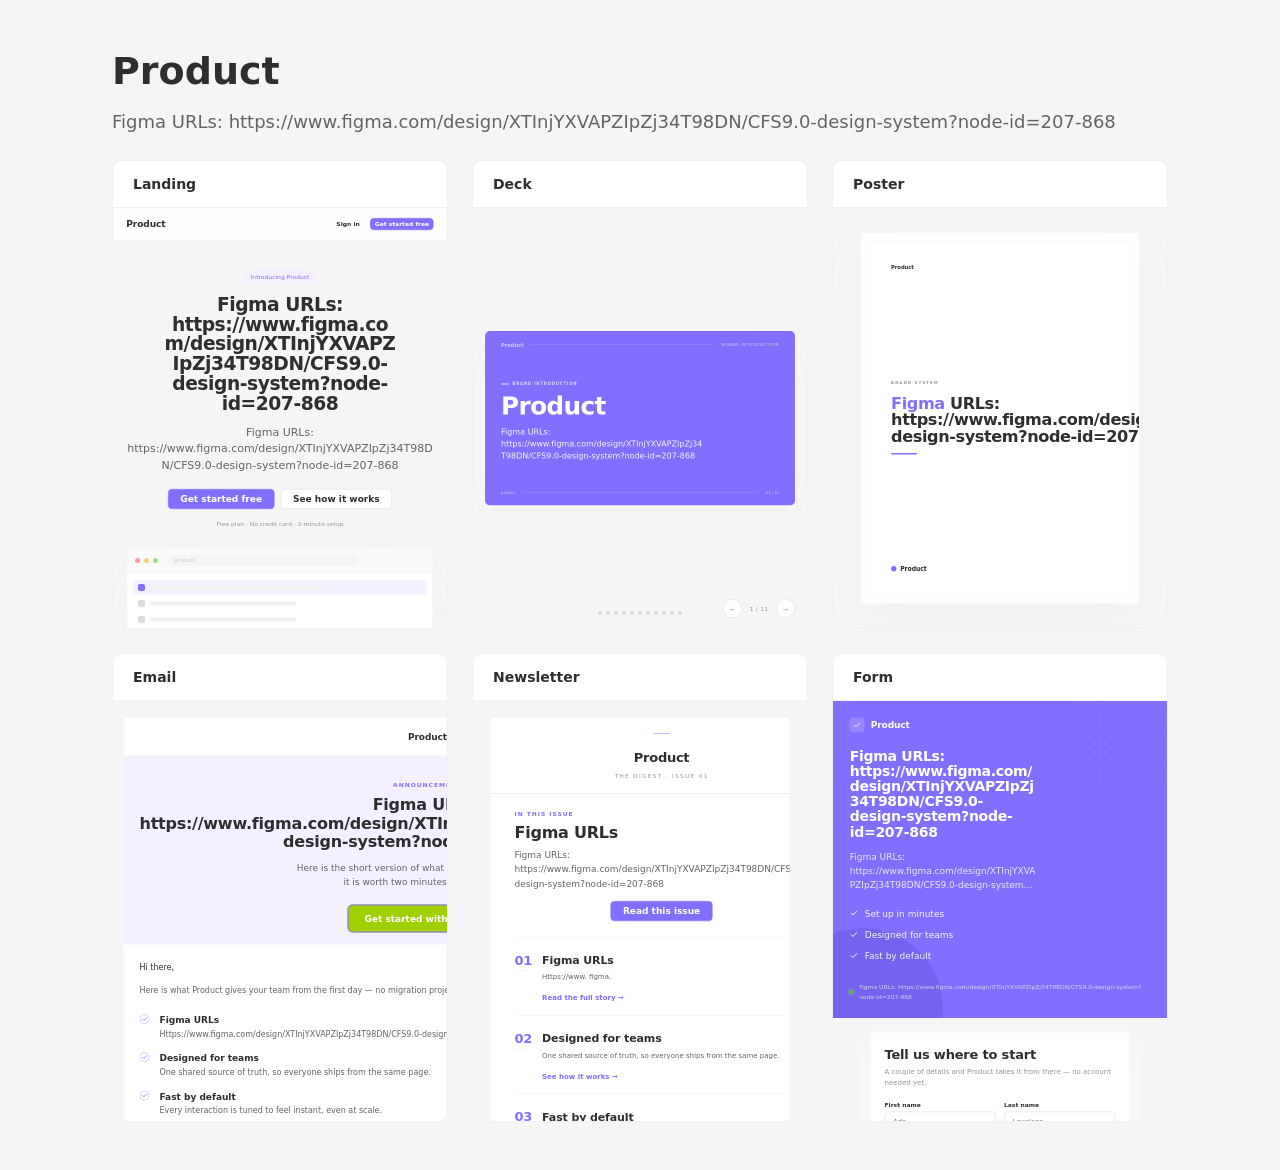
<file: skills/product-design-system/assets/system/index.html>
<!doctype html>
<html lang="en">
  <head>
    <meta charset="utf-8" />
    <meta name="viewport" content="width=device-width, initial-scale=1" />
    <title>Product — Artifacts</title>

    <style>
    :root {
      --brand-color-primary: #836fff;
      --brand-color-primary-bg: #f4f0ff;
      --brand-color-primary-bg-hover: #f4f0ff;
      --brand-color-primary-border: #efebff;
      --brand-color-primary-border-hover: #cec2ff;
      --brand-color-primary-hover: #ab99ff;
      --brand-color-primary-active: #6255d9;
      --brand-color-primary-text: #2d298c;
      --brand-color-success: #52c41a;
      --brand-color-success-bg: #f6ffed;
      --brand-color-success-border: #b6eb8f;
      --brand-color-success-hover: #72d13d;
      --brand-color-success-active: #389e0d;
      --brand-color-warning: #faad14;
      --brand-color-warning-bg: #fffbe6;
      --brand-color-warning-border: #ffe58f;
      --brand-color-warning-hover: #ffc53d;
      --brand-color-warning-active: #d48806;
      --brand-color-error: #ff4d4f;
      --brand-color-error-bg: #fff2f0;
      --brand-color-error-border: #ffccc7;
      --brand-color-error-hover: #ff7875;
      --brand-color-error-active: #d9363d;
      --brand-color-info: #836fff;
      --brand-color-info-bg: #f4f0ff;
      --brand-color-info-border: #efebff;
      --brand-color-link: #836fff;
      --brand-color-link-hover: #ab99ff;
      --brand-color-link-active: #6255d9;
      --brand-color-text: #2e2e2e;
      --brand-color-text-secondary: #646464;
      --brand-color-text-tertiary: #949494;
      --brand-color-text-quaternary: #c4c4c4;
      --brand-color-fill: #dbdbdb;
      --brand-color-fill-secondary: #f1f1f1;
      --brand-color-fill-tertiary: #f5f5f5;
      --brand-color-fill-quaternary: #fafafa;
      --brand-color-bg-layout: #f5f5f5;
      --brand-color-bg-container: #ffffff;
      --brand-color-bg-elevated: #ffffff;
      --brand-color-border: #dbdbdb;
      --brand-color-border-secondary: #f1f1f1;
      --brand-font-family: 'PingFang SC', 'Hiragino Sans GB', 'Microsoft YaHei', system-ui, -apple-system, 'Segoe UI', sans-serif;
      --brand-font-family-code: 'SFMono-Regular', Consolas, 'Liberation Mono', Menlo, Courier, monospace;
      --brand-font-size: 14px;
      --brand-font-size-sm: 12px;
      --brand-font-size-lg: 18px;
      --brand-font-size-xl: 22px;
      --brand-font-size-heading-1: 38px;
      --brand-font-size-heading-2: 32px;
      --brand-font-size-heading-3: 26px;
      --brand-font-size-heading-4: 22px;
      --brand-font-size-heading-5: 18px;
      --brand-line-height: 1.5714285714285714;
      --brand-line-height-heading: 1.25;
      --brand-font-weight-strong: 600;
      --brand-size-xxs: 4px;
      --brand-size-xs: 8px;
      --brand-size-sm: 12px;
      --brand-size: 16px;
      --brand-size-md: 20px;
      --brand-size-lg: 24px;
      --brand-size-xl: 32px;
      --brand-size-xxl: 48px;
      --brand-border-radius-xs: 3px;
      --brand-border-radius-sm: 5px;
      --brand-border-radius: 8px;
      --brand-border-radius-lg: 10px;
      --brand-line-width: 1px;
      --brand-control-height-xs: 16px;
      --brand-control-height-sm: 24px;
      --brand-control-height: 32px;
      --brand-control-height-lg: 40px;
      --brand-motion-duration-fast: 0.1s;
      --brand-motion-duration-mid: 0.2s;
      --brand-motion-duration-slow: 0.3s;
      --brand-motion-ease-in-out: cubic-bezier(0.645, 0.045, 0.355, 1);
      --brand-motion-ease-out: cubic-bezier(0.215, 0.61, 0.355, 1);
      --brand-primary-palette-1: #f4f0ff;
      --brand-primary-palette-2: #f4f0ff;
      --brand-primary-palette-3: #efebff;
      --brand-primary-palette-4: #cec2ff;
      --brand-primary-palette-5: #ab99ff;
      --brand-primary-palette-6: #836fff;
      --brand-primary-palette-7: #6255d9;
      --brand-primary-palette-8: #453db3;
      --brand-primary-palette-9: #2d298c;
      --brand-primary-palette-10: #1d1d66;
      --brand-presets-red-1: #fff1f0;
      --brand-presets-red-2: #ffcbc7;
      --brand-presets-red-3: #ffa39e;
      --brand-presets-red-4: #ff7775;
      --brand-presets-red-5: #ff4d50;
      --brand-presets-red-6: #f5222d;
      --brand-presets-red-7: #cf1323;
      --brand-presets-red-8: #a8071a;
      --brand-presets-red-9: #820014;
      --brand-presets-red-10: #5c0011;
      --brand-presets-volcano-1: #fff2e8;
      --brand-presets-volcano-2: #ffd8bf;
      --brand-presets-volcano-3: #ffbb96;
      --brand-presets-volcano-4: #ff9c6e;
      --brand-presets-volcano-5: #ff7a45;
      --brand-presets-volcano-6: #fa541c;
      --brand-presets-volcano-7: #d4380d;
      --brand-presets-volcano-8: #ad2202;
      --brand-presets-volcano-9: #871500;
      --brand-presets-volcano-10: #610c00;
      --brand-presets-orange-1: #fff7e6;
      --brand-presets-orange-2: #ffe7ba;
      --brand-presets-orange-3: #ffd591;
      --brand-presets-orange-4: #ffc069;
      --brand-presets-orange-5: #ffa940;
      --brand-presets-orange-6: #fa8c16;
      --brand-presets-orange-7: #d46b08;
      --brand-presets-orange-8: #ad4e00;
      --brand-presets-orange-9: #873800;
      --brand-presets-orange-10: #612500;
      --brand-presets-gold-1: #fffbe6;
      --brand-presets-gold-2: #fff1b8;
      --brand-presets-gold-3: #ffe58f;
      --brand-presets-gold-4: #ffd666;
      --brand-presets-gold-5: #ffc53d;
      --brand-presets-gold-6: #faad14;
      --brand-presets-gold-7: #d48806;
      --brand-presets-gold-8: #ad6800;
      --brand-presets-gold-9: #874c00;
      --brand-presets-gold-10: #613400;
      --brand-presets-yellow-1: #feffe6;
      --brand-presets-yellow-2: #ffffb8;
      --brand-presets-yellow-3: #fffb8f;
      --brand-presets-yellow-4: #fff566;
      --brand-presets-yellow-5: #ffeb3d;
      --brand-presets-yellow-6: #fadb14;
      --brand-presets-yellow-7: #d4b106;
      --brand-presets-yellow-8: #ad8a00;
      --brand-presets-yellow-9: #876700;
      --brand-presets-yellow-10: #614700;
      --brand-presets-lime-1: #fcffe6;
      --brand-presets-lime-2: #f4ffb8;
      --brand-presets-lime-3: #eaff8f;
      --brand-presets-lime-4: #d3f261;
      --brand-presets-lime-5: #bae637;
      --brand-presets-lime-6: #a0d911;
      --brand-presets-lime-7: #7bb305;
      --brand-presets-lime-8: #5b8c00;
      --brand-presets-lime-9: #3f6600;
      --brand-presets-lime-10: #254000;
      --brand-presets-green-1: #f6ffed;
      --brand-presets-green-2: #d9f7be;
      --brand-presets-green-3: #b6eb8f;
      --brand-presets-green-4: #94de64;
      --brand-presets-green-5: #72d13d;
      --brand-presets-green-6: #52c41a;
      --brand-presets-green-7: #389e0d;
      --brand-presets-green-8: #227804;
      --brand-presets-green-9: #135200;
      --brand-presets-green-10: #092b00;
      --brand-presets-cyan-1: #e6fffb;
      --brand-presets-cyan-2: #b5f5ec;
      --brand-presets-cyan-3: #87e8de;
      --brand-presets-cyan-4: #5cdbd3;
      --brand-presets-cyan-5: #36cfc9;
      --brand-presets-cyan-6: #13c2c2;
      --brand-presets-cyan-7: #08979c;
      --brand-presets-cyan-8: #006d75;
      --brand-presets-cyan-9: #00474f;
      --brand-presets-cyan-10: #002329;
      --brand-presets-blue-1: #e6f4ff;
      --brand-presets-blue-2: #bae0ff;
      --brand-presets-blue-3: #91caff;
      --brand-presets-blue-4: #69b1ff;
      --brand-presets-blue-5: #4096ff;
      --brand-presets-blue-6: #1677ff;
      --brand-presets-blue-7: #0958d9;
      --brand-presets-blue-8: #003eb3;
      --brand-presets-blue-9: #002c8c;
      --brand-presets-blue-10: #001d66;
      --brand-presets-geekblue-1: #f0f5ff;
      --brand-presets-geekblue-2: #d6e4ff;
      --brand-presets-geekblue-3: #adc6ff;
      --brand-presets-geekblue-4: #85a5ff;
      --brand-presets-geekblue-5: #597df7;
      --brand-presets-geekblue-6: #2f54eb;
      --brand-presets-geekblue-7: #1d39c4;
      --brand-presets-geekblue-8: #10229e;
      --brand-presets-geekblue-9: #061178;
      --brand-presets-geekblue-10: #030852;
      --brand-presets-purple-1: #f9f0ff;
      --brand-presets-purple-2: #efdbff;
      --brand-presets-purple-3: #d4adf7;
      --brand-presets-purple-4: #b37feb;
      --brand-presets-purple-5: #9254de;
      --brand-presets-purple-6: #722ed1;
      --brand-presets-purple-7: #531dab;
      --brand-presets-purple-8: #391085;
      --brand-presets-purple-9: #22075e;
      --brand-presets-purple-10: #120338;
      --brand-presets-magenta-1: #fff0f6;
      --brand-presets-magenta-2: #ffd6e7;
      --brand-presets-magenta-3: #ffadd2;
      --brand-presets-magenta-4: #ff85bf;
      --brand-presets-magenta-5: #f759aa;
      --brand-presets-magenta-6: #eb2f96;
      --brand-presets-magenta-7: #c41d7e;
      --brand-presets-magenta-8: #9e1067;
      --brand-presets-magenta-9: #780650;
      --brand-presets-magenta-10: #520339;
      --brand-presets-grey-1: #a6a6a6;
      --brand-presets-grey-2: #999999;
      --brand-presets-grey-3: #8c8c8c;
      --brand-presets-grey-4: #808080;
      --brand-presets-grey-5: #737373;
      --brand-presets-grey-6: #666666;
      --brand-presets-grey-7: #404040;
      --brand-presets-grey-8: #1a1a1a;
      --brand-presets-grey-9: #000000;
      --brand-presets-grey-10: #000000;
    }
      :root { --display-family: 'PingFang SC', 'Hiragino Sans GB', 'Microsoft YaHei', system-ui, -apple-system, 'Segoe UI', sans-serif, var(--brand-font-family); }
      * { box-sizing: border-box; }
      html, body { margin: 0; padding: 0; }
      body {
        font-family: var(--brand-font-family);
        font-size: var(--brand-font-size);
        line-height: var(--brand-line-height);
        color: var(--brand-color-text);
        background: var(--brand-color-bg-layout);
        -webkit-font-smoothing: antialiased;
        text-rendering: optimizeLegibility;
      }
      a { color: var(--brand-color-link); text-decoration: none; }
      h1, h2, h3, h4 {
        margin: 0;
        font-family: var(--display-family);
        line-height: var(--brand-line-height-heading);
        font-weight: var(--brand-font-weight-strong);
        color: var(--brand-color-text);
        overflow-wrap: break-word;
      }
      p { margin: 0; overflow-wrap: break-word; }
      img, svg { max-width: 100%; display: block; }
      .wrap { max-width: 1120px; margin: 0 auto; padding-left: clamp(20px, 4vw, 40px); padding-right: clamp(20px, 4vw, 40px); }
      .kicker {
        display: block;
        text-transform: uppercase;
        letter-spacing: 0.14em;
        font-size: var(--brand-font-size-sm);
        font-weight: var(--brand-font-weight-strong);
        color: var(--brand-color-primary);
        margin-bottom: var(--brand-size-sm);
      }
      .clamp-2, .clamp-3 { display: -webkit-box; -webkit-box-orient: vertical; overflow: hidden; }
      .clamp-2 { -webkit-line-clamp: 2; }
      .clamp-3 { -webkit-line-clamp: 3; }
      a[role="button"]{transition:filter .15s ease,transform .15s ease}
a[role="button"]:hover{filter:brightness(1.07)}
a[role="button"]:active{filter:brightness(.95);transform:translateY(0.5px)}
input:focus,textarea:focus,select:focus{border-color:var(--brand-color-primary)!important;box-shadow:0 0 0 3px var(--brand-color-primary-bg);outline:none}
details.kit-acc>summary{list-style:none;cursor:pointer}
details.kit-acc>summary::-webkit-details-marker{display:none}
details.kit-acc .kit-acc-icon{transition:transform .18s ease}
details.kit-acc[open] .kit-acc-icon{transform:rotate(45deg)}

    </style>
  </head>
  <body>
    <header style="max-width:1120px;margin:0 auto;padding:var(--brand-size-xxl) var(--brand-size-xl) var(--brand-size-lg);">
      <h1 style="font-size:var(--brand-font-size-heading-1);margin-bottom:var(--brand-size-sm);">Product</h1>
      <p style="color:var(--brand-color-text-secondary);font-size:var(--brand-font-size-lg);">Figma URLs: https://www.figma.com/design/XTInjYXVAPZIpZj34T98DN/CFS9.0-design-system?node-id=207-868</p>
    </header>
    <section style="max-width:1120px;margin:0 auto;padding:0 var(--brand-size-xl) var(--brand-size-xxl);display:grid;grid-template-columns:repeat(auto-fit,minmax(280px,1fr));gap:var(--brand-size-lg);">
      <figure style="margin:0;background:var(--brand-color-bg-container);border:var(--brand-line-width) solid var(--brand-color-border-secondary);border-radius:var(--brand-border-radius-lg);overflow:hidden;">
        <figcaption style="padding:var(--brand-size-sm) var(--brand-size-md);font-weight:var(--brand-font-weight-strong);border-bottom:var(--brand-line-width) solid var(--brand-color-border-secondary);text-transform:capitalize;">landing</figcaption>
        <div style="height:420px;overflow:hidden;background:var(--brand-color-bg-layout);">
          <iframe
            srcdoc="&lt;!doctype html&gt;
&lt;html lang=&quot;en&quot;&gt;
  &lt;head&gt;
    &lt;meta charset=&quot;utf-8&quot; /&gt;
    &lt;meta name=&quot;viewport&quot; content=&quot;width=device-width, initial-scale=1&quot; /&gt;
    &lt;title&gt;Product — Figma URLs: https://www.figma.com/design/XTInjYXVAPZIpZj34T98DN/CFS9.0-design-system?node-id=207-868&lt;/title&gt;

    &lt;style&gt;
    :root {
      --brand-color-primary: #836fff;
      --brand-color-primary-bg: #f4f0ff;
      --brand-color-primary-bg-hover: #f4f0ff;
      --brand-color-primary-border: #efebff;
      --brand-color-primary-border-hover: #cec2ff;
      --brand-color-primary-hover: #ab99ff;
      --brand-color-primary-active: #6255d9;
      --brand-color-primary-text: #2d298c;
      --brand-color-success: #52c41a;
      --brand-color-success-bg: #f6ffed;
      --brand-color-success-border: #b6eb8f;
      --brand-color-success-hover: #72d13d;
      --brand-color-success-active: #389e0d;
      --brand-color-warning: #faad14;
      --brand-color-warning-bg: #fffbe6;
      --brand-color-warning-border: #ffe58f;
      --brand-color-warning-hover: #ffc53d;
      --brand-color-warning-active: #d48806;
      --brand-color-error: #ff4d4f;
      --brand-color-error-bg: #fff2f0;
      --brand-color-error-border: #ffccc7;
      --brand-color-error-hover: #ff7875;
      --brand-color-error-active: #d9363d;
      --brand-color-info: #836fff;
      --brand-color-info-bg: #f4f0ff;
      --brand-color-info-border: #efebff;
      --brand-color-link: #836fff;
      --brand-color-link-hover: #ab99ff;
      --brand-color-link-active: #6255d9;
      --brand-color-text: #2e2e2e;
      --brand-color-text-secondary: #646464;
      --brand-color-text-tertiary: #949494;
      --brand-color-text-quaternary: #c4c4c4;
      --brand-color-fill: #dbdbdb;
      --brand-color-fill-secondary: #f1f1f1;
      --brand-color-fill-tertiary: #f5f5f5;
      --brand-color-fill-quaternary: #fafafa;
      --brand-color-bg-layout: #f5f5f5;
      --brand-color-bg-container: #ffffff;
      --brand-color-bg-elevated: #ffffff;
      --brand-color-border: #dbdbdb;
      --brand-color-border-secondary: #f1f1f1;
      --brand-font-family: 'PingFang SC', 'Hiragino Sans GB', 'Microsoft YaHei', system-ui, -apple-system, 'Segoe UI', sans-serif;
      --brand-font-family-code: 'SFMono-Regular', Consolas, 'Liberation Mono', Menlo, Courier, monospace;
      --brand-font-size: 14px;
      --brand-font-size-sm: 12px;
      --brand-font-size-lg: 18px;
      --brand-font-size-xl: 22px;
      --brand-font-size-heading-1: 38px;
      --brand-font-size-heading-2: 32px;
      --brand-font-size-heading-3: 26px;
      --brand-font-size-heading-4: 22px;
      --brand-font-size-heading-5: 18px;
      --brand-line-height: 1.5714285714285714;
      --brand-line-height-heading: 1.25;
      --brand-font-weight-strong: 600;
      --brand-size-xxs: 4px;
      --brand-size-xs: 8px;
      --brand-size-sm: 12px;
      --brand-size: 16px;
      --brand-size-md: 20px;
      --brand-size-lg: 24px;
      --brand-size-xl: 32px;
      --brand-size-xxl: 48px;
      --brand-border-radius-xs: 3px;
      --brand-border-radius-sm: 5px;
      --brand-border-radius: 8px;
      --brand-border-radius-lg: 10px;
      --brand-line-width: 1px;
      --brand-control-height-xs: 16px;
      --brand-control-height-sm: 24px;
      --brand-control-height: 32px;
      --brand-control-height-lg: 40px;
      --brand-motion-duration-fast: 0.1s;
      --brand-motion-duration-mid: 0.2s;
      --brand-motion-duration-slow: 0.3s;
      --brand-motion-ease-in-out: cubic-bezier(0.645, 0.045, 0.355, 1);
      --brand-motion-ease-out: cubic-bezier(0.215, 0.61, 0.355, 1);
      --brand-primary-palette-1: #f4f0ff;
      --brand-primary-palette-2: #f4f0ff;
      --brand-primary-palette-3: #efebff;
      --brand-primary-palette-4: #cec2ff;
      --brand-primary-palette-5: #ab99ff;
      --brand-primary-palette-6: #836fff;
      --brand-primary-palette-7: #6255d9;
      --brand-primary-palette-8: #453db3;
      --brand-primary-palette-9: #2d298c;
      --brand-primary-palette-10: #1d1d66;
      --brand-presets-red-1: #fff1f0;
      --brand-presets-red-2: #ffcbc7;
      --brand-presets-red-3: #ffa39e;
      --brand-presets-red-4: #ff7775;
      --brand-presets-red-5: #ff4d50;
      --brand-presets-red-6: #f5222d;
      --brand-presets-red-7: #cf1323;
      --brand-presets-red-8: #a8071a;
      --brand-presets-red-9: #820014;
      --brand-presets-red-10: #5c0011;
      --brand-presets-volcano-1: #fff2e8;
      --brand-presets-volcano-2: #ffd8bf;
      --brand-presets-volcano-3: #ffbb96;
      --brand-presets-volcano-4: #ff9c6e;
      --brand-presets-volcano-5: #ff7a45;
      --brand-presets-volcano-6: #fa541c;
      --brand-presets-volcano-7: #d4380d;
      --brand-presets-volcano-8: #ad2202;
      --brand-presets-volcano-9: #871500;
      --brand-presets-volcano-10: #610c00;
      --brand-presets-orange-1: #fff7e6;
      --brand-presets-orange-2: #ffe7ba;
      --brand-presets-orange-3: #ffd591;
      --brand-presets-orange-4: #ffc069;
      --brand-presets-orange-5: #ffa940;
      --brand-presets-orange-6: #fa8c16;
      --brand-presets-orange-7: #d46b08;
      --brand-presets-orange-8: #ad4e00;
      --brand-presets-orange-9: #873800;
      --brand-presets-orange-10: #612500;
      --brand-presets-gold-1: #fffbe6;
      --brand-presets-gold-2: #fff1b8;
      --brand-presets-gold-3: #ffe58f;
      --brand-presets-gold-4: #ffd666;
      --brand-presets-gold-5: #ffc53d;
      --brand-presets-gold-6: #faad14;
      --brand-presets-gold-7: #d48806;
      --brand-presets-gold-8: #ad6800;
      --brand-presets-gold-9: #874c00;
      --brand-presets-gold-10: #613400;
      --brand-presets-yellow-1: #feffe6;
      --brand-presets-yellow-2: #ffffb8;
      --brand-presets-yellow-3: #fffb8f;
      --brand-presets-yellow-4: #fff566;
      --brand-presets-yellow-5: #ffeb3d;
      --brand-presets-yellow-6: #fadb14;
      --brand-presets-yellow-7: #d4b106;
      --brand-presets-yellow-8: #ad8a00;
      --brand-presets-yellow-9: #876700;
      --brand-presets-yellow-10: #614700;
      --brand-presets-lime-1: #fcffe6;
      --brand-presets-lime-2: #f4ffb8;
      --brand-presets-lime-3: #eaff8f;
      --brand-presets-lime-4: #d3f261;
      --brand-presets-lime-5: #bae637;
      --brand-presets-lime-6: #a0d911;
      --brand-presets-lime-7: #7bb305;
      --brand-presets-lime-8: #5b8c00;
      --brand-presets-lime-9: #3f6600;
      --brand-presets-lime-10: #254000;
      --brand-presets-green-1: #f6ffed;
      --brand-presets-green-2: #d9f7be;
      --brand-presets-green-3: #b6eb8f;
      --brand-presets-green-4: #94de64;
      --brand-presets-green-5: #72d13d;
      --brand-presets-green-6: #52c41a;
      --brand-presets-green-7: #389e0d;
      --brand-presets-green-8: #227804;
      --brand-presets-green-9: #135200;
      --brand-presets-green-10: #092b00;
      --brand-presets-cyan-1: #e6fffb;
      --brand-presets-cyan-2: #b5f5ec;
      --brand-presets-cyan-3: #87e8de;
      --brand-presets-cyan-4: #5cdbd3;
      --brand-presets-cyan-5: #36cfc9;
      --brand-presets-cyan-6: #13c2c2;
      --brand-presets-cyan-7: #08979c;
      --brand-presets-cyan-8: #006d75;
      --brand-presets-cyan-9: #00474f;
      --brand-presets-cyan-10: #002329;
      --brand-presets-blue-1: #e6f4ff;
      --brand-presets-blue-2: #bae0ff;
      --brand-presets-blue-3: #91caff;
      --brand-presets-blue-4: #69b1ff;
      --brand-presets-blue-5: #4096ff;
      --brand-presets-blue-6: #1677ff;
      --brand-presets-blue-7: #0958d9;
      --brand-presets-blue-8: #003eb3;
      --brand-presets-blue-9: #002c8c;
      --brand-presets-blue-10: #001d66;
      --brand-presets-geekblue-1: #f0f5ff;
      --brand-presets-geekblue-2: #d6e4ff;
      --brand-presets-geekblue-3: #adc6ff;
      --brand-presets-geekblue-4: #85a5ff;
      --brand-presets-geekblue-5: #597df7;
      --brand-presets-geekblue-6: #2f54eb;
      --brand-presets-geekblue-7: #1d39c4;
      --brand-presets-geekblue-8: #10229e;
      --brand-presets-geekblue-9: #061178;
      --brand-presets-geekblue-10: #030852;
      --brand-presets-purple-1: #f9f0ff;
      --brand-presets-purple-2: #efdbff;
      --brand-presets-purple-3: #d4adf7;
      --brand-presets-purple-4: #b37feb;
      --brand-presets-purple-5: #9254de;
      --brand-presets-purple-6: #722ed1;
      --brand-presets-purple-7: #531dab;
      --brand-presets-purple-8: #391085;
      --brand-presets-purple-9: #22075e;
      --brand-presets-purple-10: #120338;
      --brand-presets-magenta-1: #fff0f6;
      --brand-presets-magenta-2: #ffd6e7;
      --brand-presets-magenta-3: #ffadd2;
      --brand-presets-magenta-4: #ff85bf;
      --brand-presets-magenta-5: #f759aa;
      --brand-presets-magenta-6: #eb2f96;
      --brand-presets-magenta-7: #c41d7e;
      --brand-presets-magenta-8: #9e1067;
      --brand-presets-magenta-9: #780650;
      --brand-presets-magenta-10: #520339;
      --brand-presets-grey-1: #a6a6a6;
      --brand-presets-grey-2: #999999;
      --brand-presets-grey-3: #8c8c8c;
      --brand-presets-grey-4: #808080;
      --brand-presets-grey-5: #737373;
      --brand-presets-grey-6: #666666;
      --brand-presets-grey-7: #404040;
      --brand-presets-grey-8: #1a1a1a;
      --brand-presets-grey-9: #000000;
      --brand-presets-grey-10: #000000;
    }
      :root { --display-family: 'PingFang SC', 'Hiragino Sans GB', 'Microsoft YaHei', system-ui, -apple-system, 'Segoe UI', sans-serif, var(--brand-font-family); }
      * { box-sizing: border-box; }
      html, body { margin: 0; padding: 0; }
      body {
        font-family: var(--brand-font-family);
        font-size: var(--brand-font-size);
        line-height: var(--brand-line-height);
        color: var(--brand-color-text);
        background: var(--brand-color-bg-layout);
        -webkit-font-smoothing: antialiased;
        text-rendering: optimizeLegibility;
      }
      a { color: var(--brand-color-link); text-decoration: none; }
      h1, h2, h3, h4 {
        margin: 0;
        font-family: var(--display-family);
        line-height: var(--brand-line-height-heading);
        font-weight: var(--brand-font-weight-strong);
        color: var(--brand-color-text);
        overflow-wrap: break-word;
      }
      p { margin: 0; overflow-wrap: break-word; }
      img, svg { max-width: 100%; display: block; }
      .wrap { max-width: 1120px; margin: 0 auto; padding-left: clamp(20px, 4vw, 40px); padding-right: clamp(20px, 4vw, 40px); }
      .kicker {
        display: block;
        text-transform: uppercase;
        letter-spacing: 0.14em;
        font-size: var(--brand-font-size-sm);
        font-weight: var(--brand-font-weight-strong);
        color: var(--brand-color-primary);
        margin-bottom: var(--brand-size-sm);
      }
      .clamp-2, .clamp-3 { display: -webkit-box; -webkit-box-orient: vertical; overflow: hidden; }
      .clamp-2 { -webkit-line-clamp: 2; }
      .clamp-3 { -webkit-line-clamp: 3; }
      a[role=&quot;button&quot;]{transition:filter .15s ease,transform .15s ease}
a[role=&quot;button&quot;]:hover{filter:brightness(1.07)}
a[role=&quot;button&quot;]:active{filter:brightness(.95);transform:translateY(0.5px)}
input:focus,textarea:focus,select:focus{border-color:var(--brand-color-primary)!important;box-shadow:0 0 0 3px var(--brand-color-primary-bg);outline:none}
details.kit-acc&gt;summary{list-style:none;cursor:pointer}
details.kit-acc&gt;summary::-webkit-details-marker{display:none}
details.kit-acc .kit-acc-icon{transition:transform .18s ease}
details.kit-acc[open] .kit-acc-icon{transform:rotate(45deg)}

      .nav-links { display: flex; gap: 28px; align-items: center; color: var(--brand-color-text-secondary); }
      .nav-links a { color: var(--brand-color-text-secondary); transition: color .15s ease; }
      .nav-links a:hover { color: var(--brand-color-text); }
      @media (max-width: 820px) { .nav-links { display: none; } }
      .section { padding: clamp(64px, 9vw, 104px) 0; }
      .section-head { max-width: 680px; margin: 0 auto 48px; text-align: center; }
      .pillars { display: grid; grid-template-columns: repeat(3, 1fr); gap: clamp(16px, 2vw, 24px); }
      @media (max-width: 880px) { .pillars { grid-template-columns: 1fr; } }
      .grid-3 { display: grid; grid-template-columns: repeat(auto-fit, minmax(280px, 1fr)); gap: 20px; align-items: stretch; }
      .problem-grid { display: grid; grid-template-columns: repeat(3, 1fr); gap: clamp(14px, 1.8vw, 20px); }
      @media (max-width: 880px) { .problem-grid { grid-template-columns: 1fr; } }
      .zig { display: grid; grid-template-columns: 1fr 1fr; gap: clamp(32px, 5vw, 72px); align-items: center; }
      .zig + .zig { margin-top: clamp(48px, 7vw, 96px); }
      @media (max-width: 880px) { .zig { grid-template-columns: 1fr; gap: 28px; } .zig .zig-visual { order: -1; } }
      .footer-cols { display: grid; grid-template-columns: 2fr 1fr 1fr 1fr; gap: 32px; }
      @media (max-width: 760px) { .footer-cols { grid-template-columns: 1fr 1fr; } }
      .mock-grid { display: grid; grid-template-columns: 200px minmax(0, 1fr); min-height: 300px; }
      @media (max-width: 720px) { .mock-grid { grid-template-columns: minmax(0, 1fr); } .mock-side { display: none; } }
      .hero-trust { display: flex; align-items: center; justify-content: center; gap: 10px; flex-wrap: wrap; }

    &lt;/style&gt;
  &lt;/head&gt;
  &lt;body&gt;
    &lt;header style=&quot;position:sticky;top:0;z-index:20;background:color-mix(in srgb, var(--brand-color-bg-container) 86%, transparent);backdrop-filter:blur(12px);border-bottom:var(--brand-line-width) solid var(--brand-color-border-secondary);&quot;&gt;
      &lt;div class=&quot;wrap&quot; style=&quot;display:flex;align-items:center;justify-content:space-between;height:64px;gap:var(--brand-size-lg);&quot;&gt;
        &lt;span style=&quot;font-family:var(--display-family);font-weight:var(--brand-font-weight-strong);font-size:var(--brand-font-size-lg);letter-spacing:-0.01em;color:var(--brand-color-text);white-space:nowrap;&quot;&gt;Product&lt;/span&gt;
        &lt;nav class=&quot;nav-links&quot;&gt;
          &lt;a href=&quot;#how&quot;&gt;How it works&lt;/a&gt;
          &lt;a href=&quot;#features&quot;&gt;Features&lt;/a&gt;
          &lt;a href=&quot;#pricing&quot;&gt;Pricing&lt;/a&gt;
          &lt;a href=&quot;#faq&quot;&gt;FAQ&lt;/a&gt;
        &lt;/nav&gt;
        &lt;div style=&quot;display:flex;gap:var(--brand-size-sm);align-items:center;&quot;&gt;
          &lt;a role=&quot;button&quot; tabindex=&quot;0&quot; style=&quot;display:inline-flex;align-items:center;justify-content:center;box-sizing:border-box;cursor:pointer;white-space:nowrap;user-select:none;font-family:var(--brand-font-family);font-weight:var(--brand-font-weight-strong);line-height:1;text-decoration:none;transition:all var(--brand-motion-duration-mid) var(--brand-motion-ease-in-out);height:var(--brand-control-height-sm);padding:0 var(--brand-size-xs);font-size:var(--brand-font-size-sm);border-radius:var(--brand-border-radius);border:var(--brand-line-width) solid transparent;background:transparent;color:var(--brand-color-text);border-color:transparent&quot;&gt;Sign in&lt;/a&gt;
          &lt;a role=&quot;button&quot; tabindex=&quot;0&quot; style=&quot;display:inline-flex;align-items:center;justify-content:center;box-sizing:border-box;cursor:pointer;white-space:nowrap;user-select:none;font-family:var(--brand-font-family);font-weight:var(--brand-font-weight-strong);line-height:1;text-decoration:none;transition:all var(--brand-motion-duration-mid) var(--brand-motion-ease-in-out);height:var(--brand-control-height-sm);padding:0 var(--brand-size-xs);font-size:var(--brand-font-size-sm);border-radius:var(--brand-border-radius);border:var(--brand-line-width) solid transparent;background:var(--brand-color-primary);color:#fff;border-color:var(--brand-color-primary);box-shadow:0 2px 0 var(--brand-color-primary-bg)&quot;&gt;Get started free&lt;/a&gt;
        &lt;/div&gt;
      &lt;/div&gt;
    &lt;/header&gt;

    &lt;!-- 2 · HERO — the 5-piece value prop --&gt;
    &lt;main&gt;
    &lt;section class=&quot;wrap&quot; style=&quot;padding-top:clamp(56px, 9vw, 108px);text-align:center;&quot;&gt;
      &lt;div style=&quot;max-width:860px;margin:0 auto;&quot;&gt;
        &lt;span style=&quot;display:inline-flex;align-items:center;height:var(--brand-control-height-sm);padding:0 var(--brand-size-xs);font-family:var(--brand-font-family);font-size:var(--brand-font-size-sm);line-height:1;color:var(--brand-color-primary);background:var(--brand-color-primary-bg);border:var(--brand-line-width) solid var(--brand-color-primary-border);border-radius:var(--brand-border-radius-sm)&quot;&gt;Introducing Product&lt;/span&gt;
        &lt;h1 style=&quot;font-size:clamp(36px, 5.6vw, 64px);letter-spacing:-0.025em;line-height:1.06;margin:var(--brand-size-lg) auto var(--brand-size-md);max-width:18ch;&quot;&gt;Figma URLs: https://www.figma.com/design/XTInjYXVAPZIpZj34T98DN/CFS9.0-design-system?node-id=207-868&lt;/h1&gt;
        &lt;p style=&quot;font-size:var(--brand-font-size-xl);color:var(--brand-color-text-secondary);max-width:62ch;margin:0 auto var(--brand-size-xl);line-height:1.5;&quot;&gt;Figma URLs: https://www.figma.com/design/XTInjYXVAPZIpZj34T98DN/CFS9.0-design-system?node-id=207-868&lt;/p&gt;
        &lt;div style=&quot;display:flex;gap:var(--brand-size-sm);justify-content:center;flex-wrap:wrap;&quot;&gt;
          &lt;a role=&quot;button&quot; tabindex=&quot;0&quot; style=&quot;display:inline-flex;align-items:center;justify-content:center;box-sizing:border-box;cursor:pointer;white-space:nowrap;user-select:none;font-family:var(--brand-font-family);font-weight:var(--brand-font-weight-strong);line-height:1;text-decoration:none;transition:all var(--brand-motion-duration-mid) var(--brand-motion-ease-in-out);height:var(--brand-control-height-lg);padding:0 var(--brand-size-lg);font-size:var(--brand-font-size-lg);border-radius:var(--brand-border-radius);border:var(--brand-line-width) solid transparent;background:var(--brand-color-primary);color:#fff;border-color:var(--brand-color-primary);box-shadow:0 2px 0 var(--brand-color-primary-bg)&quot;&gt;Get started free&lt;/a&gt;
          &lt;a role=&quot;button&quot; tabindex=&quot;0&quot; style=&quot;display:inline-flex;align-items:center;justify-content:center;box-sizing:border-box;cursor:pointer;white-space:nowrap;user-select:none;font-family:var(--brand-font-family);font-weight:var(--brand-font-weight-strong);line-height:1;text-decoration:none;transition:all var(--brand-motion-duration-mid) var(--brand-motion-ease-in-out);height:var(--brand-control-height-lg);padding:0 var(--brand-size-lg);font-size:var(--brand-font-size-lg);border-radius:var(--brand-border-radius);border:var(--brand-line-width) solid transparent;background:var(--brand-color-bg-container);color:var(--brand-color-text);border-color:var(--brand-color-border)&quot;&gt;See how it works&lt;/a&gt;
        &lt;/div&gt;
        &lt;p style=&quot;margin-top:var(--brand-size-md);font-size:var(--brand-font-size-sm);color:var(--brand-color-text-tertiary);&quot;&gt;Free plan · No credit card · 2-minute setup&lt;/p&gt;
      &lt;/div&gt;
      &lt;div style=&quot;max-width:980px;margin:clamp(40px, 6vw, 68px) auto 0;&quot;&gt;
      &lt;div style=&quot;border:var(--brand-line-width) solid var(--brand-color-border-secondary);border-radius:14px;overflow:hidden;background:var(--brand-color-bg-container);box-shadow:0 32px 80px -24px var(--brand-color-fill-secondary);&quot;&gt;
        &lt;div style=&quot;display:flex;align-items:center;gap:8px;padding:12px 16px;border-bottom:var(--brand-line-width) solid var(--brand-color-border-secondary);background:var(--brand-color-fill-quaternary);&quot;&gt;
          &lt;span style=&quot;width:10px;height:10px;border-radius:50%;background:var(--brand-color-error);opacity:.55;&quot;&gt;&lt;/span&gt;
          &lt;span style=&quot;width:10px;height:10px;border-radius:50%;background:var(--brand-color-warning);opacity:.55;&quot;&gt;&lt;/span&gt;
          &lt;span style=&quot;width:10px;height:10px;border-radius:50%;background:var(--brand-color-success);opacity:.55;&quot;&gt;&lt;/span&gt;
          &lt;span style=&quot;flex:1;max-width:380px;margin-left:12px;height:22px;border-radius:11px;background:var(--brand-color-fill-tertiary);display:flex;align-items:center;padding:0 12px;font-size:11px;color:var(--brand-color-text-quaternary);overflow:hidden;white-space:nowrap;&quot;&gt;product&lt;/span&gt;
        &lt;/div&gt;
        &lt;div class=&quot;mock-grid&quot;&gt;
          &lt;div class=&quot;mock-side&quot; style=&quot;border-right:var(--brand-line-width) solid var(--brand-color-border-secondary);padding:16px 12px;display:flex;flex-direction:column;gap:4px;&quot;&gt;
            &lt;div style=&quot;display:flex;align-items:center;gap:8px;padding:7px 10px;border-radius:var(--brand-border-radius-sm);background:var(--brand-color-primary-bg);&quot;&gt;
      &lt;div style=&quot;width:14px;height:14px;border-radius:4px;background:var(--brand-color-primary);&quot;&gt;&lt;/div&gt;
      &lt;div style=&quot;width:64%;height:8px;border-radius:5px;background:var(--brand-color-fill-secondary);&quot;&gt;&lt;/div&gt;
    &lt;/div&gt;&lt;div style=&quot;display:flex;align-items:center;gap:8px;padding:7px 10px;border-radius:var(--brand-border-radius-sm);&quot;&gt;
      &lt;div style=&quot;width:14px;height:14px;border-radius:4px;background:var(--brand-color-fill);&quot;&gt;&lt;/div&gt;
      &lt;div style=&quot;width:52%;height:8px;border-radius:5px;background:var(--brand-color-fill-secondary);&quot;&gt;&lt;/div&gt;
    &lt;/div&gt;&lt;div style=&quot;display:flex;align-items:center;gap:8px;padding:7px 10px;border-radius:var(--brand-border-radius-sm);&quot;&gt;
      &lt;div style=&quot;width:14px;height:14px;border-radius:4px;background:var(--brand-color-fill);&quot;&gt;&lt;/div&gt;
      &lt;div style=&quot;width:52%;height:8px;border-radius:5px;background:var(--brand-color-fill-secondary);&quot;&gt;&lt;/div&gt;
    &lt;/div&gt;&lt;div style=&quot;display:flex;align-items:center;gap:8px;padding:7px 10px;border-radius:var(--brand-border-radius-sm);&quot;&gt;
      &lt;div style=&quot;width:14px;height:14px;border-radius:4px;background:var(--brand-color-fill);&quot;&gt;&lt;/div&gt;
      &lt;div style=&quot;width:52%;height:8px;border-radius:5px;background:var(--brand-color-fill-secondary);&quot;&gt;&lt;/div&gt;
    &lt;/div&gt;
          &lt;/div&gt;
          &lt;div style=&quot;padding:20px;display:flex;flex-direction:column;gap:16px;min-width:0;&quot;&gt;
            &lt;div style=&quot;display:flex;justify-content:space-between;align-items:center;gap:12px;flex-wrap:wrap;&quot;&gt;
              &lt;div style=&quot;width:180px;height:14px;border-radius:5px;background:var(--brand-color-fill-secondary);&quot;&gt;&lt;/div&gt;
              &lt;div style=&quot;width:96px;height:28px;border-radius:var(--brand-border-radius);background:var(--brand-color-primary);&quot;&gt;&lt;/div&gt;
            &lt;/div&gt;
            &lt;div style=&quot;display:grid;grid-template-columns:1.4fr 1fr;gap:16px;flex:1;&quot;&gt;
              &lt;div style=&quot;border:var(--brand-line-width) solid var(--brand-color-border-secondary);border-radius:var(--brand-border-radius-lg);padding:16px;display:flex;align-items:flex-end;gap:8px;min-height:160px;&quot;&gt;&lt;div style=&quot;flex:1;height:42%;border-radius:4px 4px 0 0;background:var(--brand-primary-palette-4);&quot;&gt;&lt;/div&gt;&lt;div style=&quot;flex:1;height:68%;border-radius:4px 4px 0 0;background:var(--brand-primary-palette-5);&quot;&gt;&lt;/div&gt;&lt;div style=&quot;flex:1;height:54%;border-radius:4px 4px 0 0;background:var(--brand-primary-palette-6);&quot;&gt;&lt;/div&gt;&lt;div style=&quot;flex:1;height:82%;border-radius:4px 4px 0 0;background:var(--brand-primary-palette-7);&quot;&gt;&lt;/div&gt;&lt;div style=&quot;flex:1;height:64%;border-radius:4px 4px 0 0;background:var(--brand-primary-palette-4);&quot;&gt;&lt;/div&gt;&lt;div style=&quot;flex:1;height:96%;border-radius:4px 4px 0 0;background:var(--brand-primary-palette-5);&quot;&gt;&lt;/div&gt;&lt;div style=&quot;flex:1;height:72%;border-radius:4px 4px 0 0;background:var(--brand-primary-palette-6);&quot;&gt;&lt;/div&gt;&lt;div style=&quot;flex:1;height:58%;border-radius:4px 4px 0 0;background:var(--brand-primary-palette-7);&quot;&gt;&lt;/div&gt;&lt;/div&gt;
              &lt;div style=&quot;display:flex;flex-direction:column;gap:12px;&quot;&gt;
                &lt;div style=&quot;border:var(--brand-line-width) solid var(--brand-color-border-secondary);border-radius:var(--brand-border-radius-lg);padding:14px;display:flex;flex-direction:column;gap:8px;&quot;&gt;&lt;div style=&quot;width:40%;height:8px;border-radius:5px;background:var(--brand-color-fill-secondary);&quot;&gt;&lt;/div&gt;&lt;div style=&quot;width:70%;height:14px;border-radius:5px;background:var(--brand-color-fill-secondary);&quot;&gt;&lt;/div&gt;&lt;/div&gt;
                &lt;div style=&quot;border:var(--brand-line-width) solid var(--brand-color-border-secondary);border-radius:var(--brand-border-radius-lg);padding:14px;display:flex;flex-direction:column;gap:8px;&quot;&gt;&lt;div style=&quot;width:46%;height:8px;border-radius:5px;background:var(--brand-color-fill-secondary);&quot;&gt;&lt;/div&gt;&lt;div style=&quot;width:60%;height:14px;border-radius:5px;background:var(--brand-color-fill-secondary);&quot;&gt;&lt;/div&gt;&lt;/div&gt;
              &lt;/div&gt;
            &lt;/div&gt;
          &lt;/div&gt;
        &lt;/div&gt;
      &lt;/div&gt;
      &lt;/div&gt;
    &lt;/section&gt;

    &lt;!-- 3 · SOCIAL PROOF — hugs the hero --&gt;
    &lt;section class=&quot;wrap&quot; style=&quot;padding:clamp(40px,6vw,64px) 0 8px;&quot;&gt;
      &lt;div class=&quot;hero-trust&quot; style=&quot;margin-bottom:var(--brand-size-lg);&quot;&gt;
        &lt;span style=&quot;color:var(--brand-color-warning);letter-spacing:2px;&quot;&gt;★★★★★&lt;/span&gt;
        &lt;span style=&quot;font-size:var(--brand-font-size-sm);color:var(--brand-color-text-secondary);&quot;&gt;Rated 4.9/5 by 12,000+ teams&lt;/span&gt;
      &lt;/div&gt;
      &lt;p style=&quot;text-align:center;text-transform:uppercase;letter-spacing:0.16em;font-size:var(--brand-font-size-sm);color:var(--brand-color-text-quaternary);margin-bottom:var(--brand-size-lg);&quot;&gt;Trusted by teams at&lt;/p&gt;
      &lt;div style=&quot;display:flex;justify-content:center;align-items:center;gap:clamp(24px,5vw,56px);flex-wrap:wrap;opacity:0.9;&quot;&gt;
        &lt;span style=&quot;font-family:var(--display-family);font-weight:var(--brand-font-weight-strong);font-size:var(--brand-font-size-lg);color:var(--brand-color-text-quaternary);letter-spacing:0.02em;white-space:nowrap;&quot;&gt;Northwind&lt;/span&gt;
        &lt;span style=&quot;font-family:var(--display-family);font-weight:var(--brand-font-weight-strong);font-size:var(--brand-font-size-lg);color:var(--brand-color-text-quaternary);letter-spacing:0.02em;white-space:nowrap;&quot;&gt;Lumen Labs&lt;/span&gt;
        &lt;span style=&quot;font-family:var(--display-family);font-weight:var(--brand-font-weight-strong);font-size:var(--brand-font-size-lg);color:var(--brand-color-text-quaternary);letter-spacing:0.02em;white-space:nowrap;&quot;&gt;Fieldnote&lt;/span&gt;
        &lt;span style=&quot;font-family:var(--display-family);font-weight:var(--brand-font-weight-strong);font-size:var(--brand-font-size-lg);color:var(--brand-color-text-quaternary);letter-spacing:0.02em;white-space:nowrap;&quot;&gt;Arcadia&lt;/span&gt;
        &lt;span style=&quot;font-family:var(--display-family);font-weight:var(--brand-font-weight-strong);font-size:var(--brand-font-size-lg);color:var(--brand-color-text-quaternary);letter-spacing:0.02em;white-space:nowrap;&quot;&gt;Helios&lt;/span&gt;
      &lt;/div&gt;
    &lt;/section&gt;

    &lt;!-- 4 · PROBLEM — PAS (P + A) --&gt;
    &lt;section class=&quot;section&quot;&gt;
      &lt;div class=&quot;wrap&quot;&gt;
        &lt;div class=&quot;section-head&quot;&gt;
        &lt;span class=&quot;kicker&quot;&gt;The problem&lt;/span&gt;
        &lt;h2 style=&quot;font-size:clamp(26px, 3.2vw, 38px);letter-spacing:-0.015em;margin-bottom:var(--brand-size-sm);&quot;&gt;You're not slow. Your setup is.&lt;/h2&gt;
        &lt;p style=&quot;color:var(--brand-color-text-secondary);font-size:var(--brand-font-size-lg);&quot;&gt;Sound familiar? The longer it goes unfixed, the more it quietly taxes everything Product is supposed to make easy.&lt;/p&gt;
      &lt;/div&gt;
        &lt;div class=&quot;problem-grid&quot;&gt;
        &lt;div style=&quot;background:var(--brand-color-bg-container);border:var(--brand-line-width) solid var(--brand-color-border-secondary);border-radius:var(--brand-border-radius-lg);padding:var(--brand-size-xl);&quot;&gt;
          &lt;div style=&quot;display:flex;align-items:flex-start;gap:var(--brand-size-sm);&quot;&gt;
            &lt;span style=&quot;flex:0 0 auto;width:8px;height:8px;border-radius:50%;margin-top:9px;background:var(--brand-color-error);&quot;&gt;&lt;/span&gt;
            &lt;div&gt;
              &lt;h3 style=&quot;font-size:var(--brand-font-size-lg);margin-bottom:var(--brand-size-xxs);&quot;&gt;Every deliverable starts from scratch&lt;/h3&gt;
              &lt;p class=&quot;clamp-3&quot; style=&quot;color:var(--brand-color-text-tertiary);font-size:var(--brand-font-size);&quot;&gt;So the same work gets redone, the backlog grows, and shipping slips by days.&lt;/p&gt;
            &lt;/div&gt;
          &lt;/div&gt;
        &lt;/div&gt;
        &lt;div style=&quot;background:var(--brand-color-bg-container);border:var(--brand-line-width) solid var(--brand-color-border-secondary);border-radius:var(--brand-border-radius-lg);padding:var(--brand-size-xl);&quot;&gt;
          &lt;div style=&quot;display:flex;align-items:flex-start;gap:var(--brand-size-sm);&quot;&gt;
            &lt;span style=&quot;flex:0 0 auto;width:8px;height:8px;border-radius:50%;margin-top:9px;background:var(--brand-color-error);&quot;&gt;&lt;/span&gt;
            &lt;div&gt;
              &lt;h3 style=&quot;font-size:var(--brand-font-size-lg);margin-bottom:var(--brand-size-xxs);&quot;&gt;The tools don't talk to each other&lt;/h3&gt;
              &lt;p class=&quot;clamp-3&quot; style=&quot;color:var(--brand-color-text-tertiary);font-size:var(--brand-font-size);&quot;&gt;Context lives in five tabs, hand-offs break, and nobody trusts the source of truth.&lt;/p&gt;
            &lt;/div&gt;
          &lt;/div&gt;
        &lt;/div&gt;
        &lt;div style=&quot;background:var(--brand-color-bg-container);border:var(--brand-line-width) solid var(--brand-color-border-secondary);border-radius:var(--brand-border-radius-lg);padding:var(--brand-size-xl);&quot;&gt;
          &lt;div style=&quot;display:flex;align-items:flex-start;gap:var(--brand-size-sm);&quot;&gt;
            &lt;span style=&quot;flex:0 0 auto;width:8px;height:8px;border-radius:50%;margin-top:9px;background:var(--brand-color-error);&quot;&gt;&lt;/span&gt;
            &lt;div&gt;
              &lt;h3 style=&quot;font-size:var(--brand-font-size-lg);margin-bottom:var(--brand-size-xxs);&quot;&gt;Quality drifts as you scale&lt;/h3&gt;
              &lt;p class=&quot;clamp-3&quot; style=&quot;color:var(--brand-color-text-tertiary);font-size:var(--brand-font-size);&quot;&gt;What looked sharp at ten people looks inconsistent at fifty — and customers notice.&lt;/p&gt;
            &lt;/div&gt;
          &lt;/div&gt;
        &lt;/div&gt;
        &lt;/div&gt;
      &lt;/div&gt;
    &lt;/section&gt;

    &lt;!-- 5 · VALUE PILLARS — PAS (S), FAB so each shows the benefit --&gt;
    &lt;section id=&quot;value&quot; class=&quot;section&quot; style=&quot;background:var(--brand-color-bg-container);border-top:var(--brand-line-width) solid var(--brand-color-border-secondary);border-bottom:var(--brand-line-width) solid var(--brand-color-border-secondary);&quot;&gt;
      &lt;div class=&quot;wrap&quot;&gt;
        &lt;div class=&quot;section-head&quot;&gt;
        &lt;span class=&quot;kicker&quot;&gt;Why Product&lt;/span&gt;
        &lt;h2 style=&quot;font-size:clamp(26px, 3.2vw, 38px);letter-spacing:-0.015em;margin-bottom:var(--brand-size-sm);&quot;&gt;Here's how that changes&lt;/h2&gt;
        &lt;p style=&quot;color:var(--brand-color-text-secondary);font-size:var(--brand-font-size-lg);&quot;&gt;Three ways Product turns the daily grind into something you actually look forward to.&lt;/p&gt;
      &lt;/div&gt;
        &lt;div class=&quot;pillars&quot;&gt;
        &lt;div style=&quot;background:var(--brand-color-bg-container);border:var(--brand-line-width) solid var(--brand-color-border-secondary);border-radius:var(--brand-border-radius-lg);padding:var(--brand-size-xl);box-shadow:0 1px 2px var(--brand-color-fill-quaternary);display:flex;flex-direction:column;&quot;&gt;
          &lt;div style=&quot;display:inline-flex;align-items:center;justify-content:center;width:44px;height:44px;border-radius:12px;background:var(--brand-color-primary-bg);color:var(--brand-color-primary);margin-bottom:var(--brand-size-md);&quot;&gt;&lt;svg viewBox=&quot;0 0 24 24&quot; width=&quot;22&quot; height=&quot;22&quot; aria-hidden=&quot;true&quot; style=&quot;display:block;&quot;&gt;&lt;path d=&quot;M5 12l4 4 10-10&quot; fill=&quot;none&quot; stroke=&quot;currentColor&quot; stroke-width=&quot;1.6&quot; stroke-linecap=&quot;round&quot; stroke-linejoin=&quot;round&quot;/&gt;&lt;/svg&gt;&lt;/div&gt;
          &lt;h3 class=&quot;clamp-2&quot; style=&quot;font-size:var(--brand-font-size-heading-4);margin-bottom:var(--brand-size-xs);&quot;&gt;Figma URLs&lt;/h3&gt;
          &lt;p class=&quot;clamp-3&quot; style=&quot;color:var(--brand-color-text-secondary);&quot;&gt;Https://www.figma.com/design/XTInjYXVAPZIpZj34T98DN/CFS9.0-design-system?node-id=207-868&lt;/p&gt;
        &lt;/div&gt;
        &lt;div style=&quot;background:var(--brand-color-bg-container);border:var(--brand-line-width) solid var(--brand-color-border-secondary);border-radius:var(--brand-border-radius-lg);padding:var(--brand-size-xl);box-shadow:0 1px 2px var(--brand-color-fill-quaternary);display:flex;flex-direction:column;&quot;&gt;
          &lt;div style=&quot;display:inline-flex;align-items:center;justify-content:center;width:44px;height:44px;border-radius:12px;background:var(--brand-color-primary-bg);color:var(--brand-color-primary);margin-bottom:var(--brand-size-md);&quot;&gt;&lt;svg viewBox=&quot;0 0 24 24&quot; width=&quot;22&quot; height=&quot;22&quot; aria-hidden=&quot;true&quot; style=&quot;display:block;&quot;&gt;&lt;path d=&quot;M12 3v18M3 12h18&quot; fill=&quot;none&quot; stroke=&quot;currentColor&quot; stroke-width=&quot;1.6&quot; stroke-linecap=&quot;round&quot; stroke-linejoin=&quot;round&quot;/&gt;&lt;/svg&gt;&lt;/div&gt;
          &lt;h3 class=&quot;clamp-2&quot; style=&quot;font-size:var(--brand-font-size-heading-4);margin-bottom:var(--brand-size-xs);&quot;&gt;Designed for teams&lt;/h3&gt;
          &lt;p class=&quot;clamp-3&quot; style=&quot;color:var(--brand-color-text-secondary);&quot;&gt;One shared source of truth, so everyone ships from the same page.&lt;/p&gt;
        &lt;/div&gt;
        &lt;div style=&quot;background:var(--brand-color-bg-container);border:var(--brand-line-width) solid var(--brand-color-border-secondary);border-radius:var(--brand-border-radius-lg);padding:var(--brand-size-xl);box-shadow:0 1px 2px var(--brand-color-fill-quaternary);display:flex;flex-direction:column;&quot;&gt;
          &lt;div style=&quot;display:inline-flex;align-items:center;justify-content:center;width:44px;height:44px;border-radius:12px;background:var(--brand-color-primary-bg);color:var(--brand-color-primary);margin-bottom:var(--brand-size-md);&quot;&gt;&lt;svg viewBox=&quot;0 0 24 24&quot; width=&quot;22&quot; height=&quot;22&quot; aria-hidden=&quot;true&quot; style=&quot;display:block;&quot;&gt;&lt;circle cx=&quot;11&quot; cy=&quot;11&quot; r=&quot;6&quot; fill=&quot;none&quot; stroke=&quot;currentColor&quot; stroke-width=&quot;1.6&quot; stroke-linecap=&quot;round&quot; stroke-linejoin=&quot;round&quot;/&gt;&lt;path d=&quot;M20 20l-4-4&quot; fill=&quot;none&quot; stroke=&quot;currentColor&quot; stroke-width=&quot;1.6&quot; stroke-linecap=&quot;round&quot; stroke-linejoin=&quot;round&quot;/&gt;&lt;/svg&gt;&lt;/div&gt;
          &lt;h3 class=&quot;clamp-2&quot; style=&quot;font-size:var(--brand-font-size-heading-4);margin-bottom:var(--brand-size-xs);&quot;&gt;Fast by default&lt;/h3&gt;
          &lt;p class=&quot;clamp-3&quot; style=&quot;color:var(--brand-color-text-secondary);&quot;&gt;Every interaction is tuned to feel instant, even at scale.&lt;/p&gt;
        &lt;/div&gt;
        &lt;/div&gt;
      &lt;/div&gt;
    &lt;/section&gt;

    &lt;!-- 6 · HOW IT WORKS — 3 steps --&gt;
    &lt;section id=&quot;how&quot; class=&quot;section&quot;&gt;
      &lt;div class=&quot;wrap&quot;&gt;
        &lt;div class=&quot;section-head&quot;&gt;
        &lt;span class=&quot;kicker&quot;&gt;How it works&lt;/span&gt;
        &lt;h2 style=&quot;font-size:clamp(26px, 3.2vw, 38px);letter-spacing:-0.015em;margin-bottom:var(--brand-size-sm);&quot;&gt;Up and running in three steps&lt;/h2&gt;
        &lt;p style=&quot;color:var(--brand-color-text-secondary);font-size:var(--brand-font-size-lg);&quot;&gt;No migration project. No six-week rollout.&lt;/p&gt;
      &lt;/div&gt;
        &lt;div style=&quot;display:grid;grid-template-columns:repeat(auto-fit,minmax(240px,1fr));gap:clamp(24px,4vw,48px);&quot;&gt;
        &lt;div style=&quot;display:flex;flex-direction:column;gap:var(--brand-size-md);&quot;&gt;
          &lt;div style=&quot;aspect-ratio:124/108;border:var(--brand-line-width) solid var(--brand-color-border-secondary);border-radius:var(--brand-border-radius-lg);background:var(--brand-color-bg-layout);padding:var(--brand-size-lg);&quot;&gt;&lt;svg viewBox=&quot;0 0 124 108&quot; width=&quot;100%&quot; height=&quot;100%&quot; preserveAspectRatio=&quot;xMidYMid meet&quot; aria-hidden=&quot;true&quot;&gt;&lt;rect x=&quot;14&quot; y=&quot;40&quot; width=&quot;92&quot; height=&quot;9&quot; rx=&quot;4.5&quot; fill=&quot;var(--brand-color-border-secondary)&quot;/&gt;&lt;rect x=&quot;14&quot; y=&quot;58&quot; width=&quot;58&quot; height=&quot;9&quot; rx=&quot;4.5&quot; fill=&quot;var(--brand-color-border-secondary)&quot;/&gt;&lt;rect x=&quot;14&quot; y=&quot;80&quot; width=&quot;40&quot; height=&quot;14&quot; rx=&quot;7&quot; fill=&quot;var(--brand-color-primary)&quot;/&gt;&lt;/svg&gt;&lt;/div&gt;
          &lt;div&gt;
            &lt;div style=&quot;display:flex;align-items:center;gap:var(--brand-size-sm);margin-bottom:var(--brand-size-xs);&quot;&gt;
              &lt;span style=&quot;display:inline-flex;align-items:center;justify-content:center;width:26px;height:26px;border-radius:50%;background:var(--brand-color-primary);color:#fff;font-size:var(--brand-font-size-sm);font-weight:var(--brand-font-weight-strong);&quot;&gt;1&lt;/span&gt;
              &lt;h3 style=&quot;font-size:var(--brand-font-size-heading-4);&quot;&gt;Connect&lt;/h3&gt;
            &lt;/div&gt;
            &lt;p style=&quot;color:var(--brand-color-text-secondary);max-width:34ch;&quot;&gt;Point Product at what you already have — no rebuild required.&lt;/p&gt;
          &lt;/div&gt;
        &lt;/div&gt;
        &lt;div style=&quot;display:flex;flex-direction:column;gap:var(--brand-size-md);&quot;&gt;
          &lt;div style=&quot;aspect-ratio:124/108;border:var(--brand-line-width) solid var(--brand-color-border-secondary);border-radius:var(--brand-border-radius-lg);background:var(--brand-color-bg-layout);padding:var(--brand-size-lg);&quot;&gt;&lt;svg viewBox=&quot;0 0 124 108&quot; width=&quot;100%&quot; height=&quot;100%&quot; preserveAspectRatio=&quot;xMidYMid meet&quot; aria-hidden=&quot;true&quot;&gt;&lt;rect x=&quot;14&quot; y=&quot;38&quot; width=&quot;44&quot; height=&quot;38&quot; rx=&quot;6&quot; fill=&quot;none&quot; stroke=&quot;var(--brand-color-border-secondary)&quot; stroke-width=&quot;2&quot;/&gt;&lt;rect x=&quot;66&quot; y=&quot;38&quot; width=&quot;44&quot; height=&quot;38&quot; rx=&quot;6&quot; fill=&quot;none&quot; stroke=&quot;var(--brand-color-primary)&quot; stroke-width=&quot;2&quot;/&gt;&lt;rect x=&quot;14&quot; y=&quot;84&quot; width=&quot;96&quot; height=&quot;9&quot; rx=&quot;4.5&quot; fill=&quot;var(--brand-color-border-secondary)&quot;/&gt;&lt;/svg&gt;&lt;/div&gt;
          &lt;div&gt;
            &lt;div style=&quot;display:flex;align-items:center;gap:var(--brand-size-sm);margin-bottom:var(--brand-size-xs);&quot;&gt;
              &lt;span style=&quot;display:inline-flex;align-items:center;justify-content:center;width:26px;height:26px;border-radius:50%;background:var(--brand-color-primary);color:#fff;font-size:var(--brand-font-size-sm);font-weight:var(--brand-font-weight-strong);&quot;&gt;2&lt;/span&gt;
              &lt;h3 style=&quot;font-size:var(--brand-font-size-heading-4);&quot;&gt;Make it yours&lt;/h3&gt;
            &lt;/div&gt;
            &lt;p style=&quot;color:var(--brand-color-text-secondary);max-width:34ch;&quot;&gt;Adjust the defaults until they fit the way your team works.&lt;/p&gt;
          &lt;/div&gt;
        &lt;/div&gt;
        &lt;div style=&quot;display:flex;flex-direction:column;gap:var(--brand-size-md);&quot;&gt;
          &lt;div style=&quot;aspect-ratio:124/108;border:var(--brand-line-width) solid var(--brand-color-border-secondary);border-radius:var(--brand-border-radius-lg);background:var(--brand-color-bg-layout);padding:var(--brand-size-lg);&quot;&gt;&lt;svg viewBox=&quot;0 0 124 108&quot; width=&quot;100%&quot; height=&quot;100%&quot; preserveAspectRatio=&quot;xMidYMid meet&quot; aria-hidden=&quot;true&quot;&gt;&lt;path d=&quot;M16 70l20 16 28-44&quot; fill=&quot;none&quot; stroke=&quot;var(--brand-color-primary)&quot; stroke-width=&quot;3&quot; stroke-linecap=&quot;round&quot; stroke-linejoin=&quot;round&quot;/&gt;&lt;rect x=&quot;72&quot; y=&quot;44&quot; width=&quot;38&quot; height=&quot;9&quot; rx=&quot;4.5&quot; fill=&quot;var(--brand-color-border-secondary)&quot;/&gt;&lt;rect x=&quot;72&quot; y=&quot;64&quot; width=&quot;26&quot; height=&quot;9&quot; rx=&quot;4.5&quot; fill=&quot;var(--brand-color-border-secondary)&quot;/&gt;&lt;/svg&gt;&lt;/div&gt;
          &lt;div&gt;
            &lt;div style=&quot;display:flex;align-items:center;gap:var(--brand-size-sm);margin-bottom:var(--brand-size-xs);&quot;&gt;
              &lt;span style=&quot;display:inline-flex;align-items:center;justify-content:center;width:26px;height:26px;border-radius:50%;background:var(--brand-color-primary);color:#fff;font-size:var(--brand-font-size-sm);font-weight:var(--brand-font-weight-strong);&quot;&gt;3&lt;/span&gt;
              &lt;h3 style=&quot;font-size:var(--brand-font-size-heading-4);&quot;&gt;Launch&lt;/h3&gt;
            &lt;/div&gt;
            &lt;p style=&quot;color:var(--brand-color-text-secondary);max-width:34ch;&quot;&gt;Go live with confidence, then iterate from real feedback.&lt;/p&gt;
          &lt;/div&gt;
        &lt;/div&gt;
        &lt;/div&gt;
      &lt;/div&gt;
    &lt;/section&gt;

    &lt;!-- recurring CTA (~every 1.5 screens) — calm, the loud one is reserved for module 11 --&gt;
    &lt;section class=&quot;wrap&quot; style=&quot;padding:0 0 clamp(56px,8vw,88px);&quot;&gt;
      &lt;div style=&quot;border:var(--brand-line-width) solid var(--brand-color-primary-border);background:var(--brand-color-primary-bg);border-radius:clamp(14px,2vw,20px);padding:clamp(24px,4vw,36px) clamp(24px,5vw,48px);display:flex;align-items:center;justify-content:space-between;gap:var(--brand-size-lg);flex-wrap:wrap;&quot;&gt;
        &lt;div style=&quot;min-width:0;&quot;&gt;
          &lt;h3 style=&quot;font-size:clamp(20px,2.4vw,26px);letter-spacing:-0.01em;&quot;&gt;See it on your own work in minutes&lt;/h3&gt;
          &lt;p style=&quot;color:var(--brand-color-text-secondary);margin-top:var(--brand-size-xxs);&quot;&gt;Free plan · No credit card · 2-minute setup&lt;/p&gt;
        &lt;/div&gt;
        &lt;a role=&quot;button&quot; tabindex=&quot;0&quot; style=&quot;display:inline-flex;align-items:center;justify-content:center;box-sizing:border-box;cursor:pointer;white-space:nowrap;user-select:none;font-family:var(--brand-font-family);font-weight:var(--brand-font-weight-strong);line-height:1;text-decoration:none;transition:all var(--brand-motion-duration-mid) var(--brand-motion-ease-in-out);height:var(--brand-control-height-lg);padding:0 var(--brand-size-lg);font-size:var(--brand-font-size-lg);border-radius:var(--brand-border-radius);border:var(--brand-line-width) solid transparent;background:var(--brand-color-primary);color:#fff;border-color:var(--brand-color-primary);box-shadow:0 2px 0 var(--brand-color-primary-bg)&quot;&gt;Get started free&lt;/a&gt;
      &lt;/div&gt;
    &lt;/section&gt;

    &lt;!-- 7 · FEATURES — zig-zag deep dive --&gt;
    &lt;section id=&quot;features&quot; class=&quot;section&quot; style=&quot;background:var(--brand-color-bg-container);border-top:var(--brand-line-width) solid var(--brand-color-border-secondary);border-bottom:var(--brand-line-width) solid var(--brand-color-border-secondary);&quot;&gt;
      &lt;div class=&quot;wrap&quot;&gt;
        &lt;div class=&quot;section-head&quot;&gt;
        &lt;span class=&quot;kicker&quot;&gt;A closer look&lt;/span&gt;
        &lt;h2 style=&quot;font-size:clamp(26px, 3.2vw, 38px);letter-spacing:-0.015em;margin-bottom:var(--brand-size-sm);&quot;&gt;Built for the way real teams work&lt;/h2&gt;
        &lt;p style=&quot;color:var(--brand-color-text-secondary);font-size:var(--brand-font-size-lg);&quot;&gt;Every capability earns its place — and translates to something you can feel.&lt;/p&gt;
      &lt;/div&gt;
        &lt;div class=&quot;zig&quot;&gt;&lt;div&gt;
            &lt;span class=&quot;kicker&quot;&gt;Capability 01&lt;/span&gt;
            &lt;h3 style=&quot;font-size:clamp(22px,2.6vw,30px);letter-spacing:-0.015em;margin-bottom:var(--brand-size-sm);&quot;&gt;Secure from day one&lt;/h3&gt;
            &lt;p style=&quot;color:var(--brand-color-text-secondary);font-size:var(--brand-font-size-lg);max-width:46ch;&quot;&gt;SSO, audit logs and granular permissions are built in, not bolted on.&lt;/p&gt;
            &lt;div style=&quot;margin-top:var(--brand-size-lg);&quot;&gt;
              &lt;a role=&quot;button&quot; tabindex=&quot;0&quot; style=&quot;display:inline-flex;align-items:center;justify-content:center;box-sizing:border-box;cursor:pointer;white-space:nowrap;user-select:none;font-family:var(--brand-font-family);font-weight:var(--brand-font-weight-strong);line-height:1;text-decoration:none;transition:all var(--brand-motion-duration-mid) var(--brand-motion-ease-in-out);height:var(--brand-control-height);padding:0 var(--brand-size);font-size:var(--brand-font-size);border-radius:var(--brand-border-radius);border:var(--brand-line-width) solid transparent;background:transparent;color:var(--brand-color-link);border-color:transparent&quot;&gt;Learn more&lt;/a&gt;
            &lt;/div&gt;
          &lt;/div&gt;&lt;div class=&quot;zig-visual&quot; style=&quot;border:var(--brand-line-width) solid var(--brand-color-border-secondary);border-radius:var(--brand-border-radius-lg);background:var(--brand-color-bg-container);box-shadow:0 8px 28px -16px var(--brand-color-fill-secondary);padding:var(--brand-size-xl);min-height:240px;display:flex;flex-direction:column;gap:var(--brand-size-md);&quot;&gt;
            &lt;div style=&quot;display:inline-flex;align-items:center;justify-content:center;width:40px;height:40px;border-radius:11px;background:var(--brand-color-primary-bg);color:var(--brand-color-primary);&quot;&gt;&lt;svg viewBox=&quot;0 0 24 24&quot; width=&quot;22&quot; height=&quot;22&quot; aria-hidden=&quot;true&quot; style=&quot;display:block;&quot;&gt;&lt;path d=&quot;M4 13l5 5L20 6&quot; fill=&quot;none&quot; stroke=&quot;currentColor&quot; stroke-width=&quot;1.6&quot; stroke-linecap=&quot;round&quot; stroke-linejoin=&quot;round&quot;/&gt;&lt;path d=&quot;M4 7l3 3&quot; fill=&quot;none&quot; stroke=&quot;currentColor&quot; stroke-width=&quot;1.6&quot; stroke-linecap=&quot;round&quot; stroke-linejoin=&quot;round&quot;/&gt;&lt;/svg&gt;&lt;/div&gt;
            &lt;div style=&quot;height:12px;width:70%;border-radius:6px;background:var(--brand-color-fill-secondary);&quot;&gt;&lt;/div&gt;
            &lt;div style=&quot;height:12px;width:52%;border-radius:6px;background:var(--brand-color-fill-tertiary);&quot;&gt;&lt;/div&gt;
            &lt;div style=&quot;margin-top:auto;display:flex;gap:var(--brand-size-sm);&quot;&gt;
              &lt;div style=&quot;flex:1;height:64px;border-radius:var(--brand-border-radius);background:var(--brand-color-primary-bg);&quot;&gt;&lt;/div&gt;
              &lt;div style=&quot;flex:1;height:64px;border-radius:var(--brand-border-radius);border:var(--brand-line-width) solid var(--brand-color-border-secondary);&quot;&gt;&lt;/div&gt;
            &lt;/div&gt;
          &lt;/div&gt;&lt;/div&gt;
        &lt;div class=&quot;zig&quot;&gt;&lt;div class=&quot;zig-visual&quot; style=&quot;border:var(--brand-line-width) solid var(--brand-color-border-secondary);border-radius:var(--brand-border-radius-lg);background:var(--brand-color-bg-container);box-shadow:0 8px 28px -16px var(--brand-color-fill-secondary);padding:var(--brand-size-xl);min-height:240px;display:flex;flex-direction:column;gap:var(--brand-size-md);&quot;&gt;
            &lt;div style=&quot;display:inline-flex;align-items:center;justify-content:center;width:40px;height:40px;border-radius:11px;background:var(--brand-color-primary-bg);color:var(--brand-color-primary);&quot;&gt;&lt;svg viewBox=&quot;0 0 24 24&quot; width=&quot;22&quot; height=&quot;22&quot; aria-hidden=&quot;true&quot; style=&quot;display:block;&quot;&gt;&lt;rect x=&quot;4&quot; y=&quot;4&quot; width=&quot;16&quot; height=&quot;16&quot; rx=&quot;3&quot; fill=&quot;none&quot; stroke=&quot;currentColor&quot; stroke-width=&quot;1.6&quot; stroke-linecap=&quot;round&quot; stroke-linejoin=&quot;round&quot;/&gt;&lt;path d=&quot;M9 12h6M12 9v6&quot; fill=&quot;none&quot; stroke=&quot;currentColor&quot; stroke-width=&quot;1.6&quot; stroke-linecap=&quot;round&quot; stroke-linejoin=&quot;round&quot;/&gt;&lt;/svg&gt;&lt;/div&gt;
            &lt;div style=&quot;height:12px;width:70%;border-radius:6px;background:var(--brand-color-fill-secondary);&quot;&gt;&lt;/div&gt;
            &lt;div style=&quot;height:12px;width:52%;border-radius:6px;background:var(--brand-color-fill-tertiary);&quot;&gt;&lt;/div&gt;
            &lt;div style=&quot;margin-top:auto;display:flex;gap:var(--brand-size-sm);&quot;&gt;
              &lt;div style=&quot;flex:1;height:64px;border-radius:var(--brand-border-radius);background:var(--brand-color-primary-bg);&quot;&gt;&lt;/div&gt;
              &lt;div style=&quot;flex:1;height:64px;border-radius:var(--brand-border-radius);border:var(--brand-line-width) solid var(--brand-color-border-secondary);&quot;&gt;&lt;/div&gt;
            &lt;/div&gt;
          &lt;/div&gt;&lt;div&gt;
            &lt;span class=&quot;kicker&quot;&gt;Capability 02&lt;/span&gt;
            &lt;h3 style=&quot;font-size:clamp(22px,2.6vw,30px);letter-spacing:-0.015em;margin-bottom:var(--brand-size-sm);&quot;&gt;Works where you work&lt;/h3&gt;
            &lt;p style=&quot;color:var(--brand-color-text-secondary);font-size:var(--brand-font-size-lg);max-width:46ch;&quot;&gt;Integrates with the tools your team already relies on every day.&lt;/p&gt;
            &lt;div style=&quot;margin-top:var(--brand-size-lg);&quot;&gt;
              &lt;a role=&quot;button&quot; tabindex=&quot;0&quot; style=&quot;display:inline-flex;align-items:center;justify-content:center;box-sizing:border-box;cursor:pointer;white-space:nowrap;user-select:none;font-family:var(--brand-font-family);font-weight:var(--brand-font-weight-strong);line-height:1;text-decoration:none;transition:all var(--brand-motion-duration-mid) var(--brand-motion-ease-in-out);height:var(--brand-control-height);padding:0 var(--brand-size);font-size:var(--brand-font-size);border-radius:var(--brand-border-radius);border:var(--brand-line-width) solid transparent;background:transparent;color:var(--brand-color-link);border-color:transparent&quot;&gt;Learn more&lt;/a&gt;
            &lt;/div&gt;
          &lt;/div&gt;&lt;/div&gt;
        &lt;div class=&quot;zig&quot;&gt;&lt;div&gt;
            &lt;span class=&quot;kicker&quot;&gt;Capability 03&lt;/span&gt;
            &lt;h3 style=&quot;font-size:clamp(22px,2.6vw,30px);letter-spacing:-0.015em;margin-bottom:var(--brand-size-sm);&quot;&gt;Insight you can act on&lt;/h3&gt;
            &lt;p style=&quot;color:var(--brand-color-text-secondary);font-size:var(--brand-font-size-lg);max-width:46ch;&quot;&gt;Reporting that reads like a story, not a spreadsheet.&lt;/p&gt;
            &lt;div style=&quot;margin-top:var(--brand-size-lg);&quot;&gt;
              &lt;a role=&quot;button&quot; tabindex=&quot;0&quot; style=&quot;display:inline-flex;align-items:center;justify-content:center;box-sizing:border-box;cursor:pointer;white-space:nowrap;user-select:none;font-family:var(--brand-font-family);font-weight:var(--brand-font-weight-strong);line-height:1;text-decoration:none;transition:all var(--brand-motion-duration-mid) var(--brand-motion-ease-in-out);height:var(--brand-control-height);padding:0 var(--brand-size);font-size:var(--brand-font-size);border-radius:var(--brand-border-radius);border:var(--brand-line-width) solid transparent;background:transparent;color:var(--brand-color-link);border-color:transparent&quot;&gt;Learn more&lt;/a&gt;
            &lt;/div&gt;
          &lt;/div&gt;&lt;div class=&quot;zig-visual&quot; style=&quot;border:var(--brand-line-width) solid var(--brand-color-border-secondary);border-radius:var(--brand-border-radius-lg);background:var(--brand-color-bg-container);box-shadow:0 8px 28px -16px var(--brand-color-fill-secondary);padding:var(--brand-size-xl);min-height:240px;display:flex;flex-direction:column;gap:var(--brand-size-md);&quot;&gt;
            &lt;div style=&quot;display:inline-flex;align-items:center;justify-content:center;width:40px;height:40px;border-radius:11px;background:var(--brand-color-primary-bg);color:var(--brand-color-primary);&quot;&gt;&lt;svg viewBox=&quot;0 0 24 24&quot; width=&quot;22&quot; height=&quot;22&quot; aria-hidden=&quot;true&quot; style=&quot;display:block;&quot;&gt;&lt;path d=&quot;M12 2l3 6 7 .9-5 4.7 1.3 6.9L12 18l-6.3 3.5L7 14.6 2 9.9 9 9z&quot; fill=&quot;none&quot; stroke=&quot;currentColor&quot; stroke-width=&quot;1.6&quot; stroke-linecap=&quot;round&quot; stroke-linejoin=&quot;round&quot;/&gt;&lt;/svg&gt;&lt;/div&gt;
            &lt;div style=&quot;height:12px;width:70%;border-radius:6px;background:var(--brand-color-fill-secondary);&quot;&gt;&lt;/div&gt;
            &lt;div style=&quot;height:12px;width:52%;border-radius:6px;background:var(--brand-color-fill-tertiary);&quot;&gt;&lt;/div&gt;
            &lt;div style=&quot;margin-top:auto;display:flex;gap:var(--brand-size-sm);&quot;&gt;
              &lt;div style=&quot;flex:1;height:64px;border-radius:var(--brand-border-radius);background:var(--brand-color-primary-bg);&quot;&gt;&lt;/div&gt;
              &lt;div style=&quot;flex:1;height:64px;border-radius:var(--brand-border-radius);border:var(--brand-line-width) solid var(--brand-color-border-secondary);&quot;&gt;&lt;/div&gt;
            &lt;/div&gt;
          &lt;/div&gt;&lt;/div&gt;
      &lt;/div&gt;
    &lt;/section&gt;

    &lt;!-- 8 · PROOF — stat band + testimonials --&gt;
    &lt;section style=&quot;background:var(--brand-color-primary);padding:clamp(48px,6vw,64px) 0;&quot;&gt;
      &lt;div class=&quot;wrap&quot; style=&quot;display:grid;grid-template-columns:repeat(auto-fit,minmax(150px,1fr));gap:var(--brand-size-xl);&quot;&gt;
        &lt;div style=&quot;text-align:center;&quot;&gt;
          &lt;div style=&quot;font-family:var(--display-family);font-size:clamp(30px,3.6vw,46px);font-weight:var(--brand-font-weight-strong);line-height:1.05;color:#fff;letter-spacing:-0.02em;&quot;&gt;10k+&lt;/div&gt;
          &lt;div style=&quot;margin-top:var(--brand-size-xxs);font-size:var(--brand-font-size-sm);color:rgba(255,255,255,0.78);&quot;&gt;Teams onboard&lt;/div&gt;
        &lt;/div&gt;
        &lt;div style=&quot;text-align:center;&quot;&gt;
          &lt;div style=&quot;font-family:var(--display-family);font-size:clamp(30px,3.6vw,46px);font-weight:var(--brand-font-weight-strong);line-height:1.05;color:#fff;letter-spacing:-0.02em;&quot;&gt;99.9%&lt;/div&gt;
          &lt;div style=&quot;margin-top:var(--brand-size-xxs);font-size:var(--brand-font-size-sm);color:rgba(255,255,255,0.78);&quot;&gt;Uptime SLA&lt;/div&gt;
        &lt;/div&gt;
        &lt;div style=&quot;text-align:center;&quot;&gt;
          &lt;div style=&quot;font-family:var(--display-family);font-size:clamp(30px,3.6vw,46px);font-weight:var(--brand-font-weight-strong);line-height:1.05;color:#fff;letter-spacing:-0.02em;&quot;&gt;4.9/5&lt;/div&gt;
          &lt;div style=&quot;margin-top:var(--brand-size-xxs);font-size:var(--brand-font-size-sm);color:rgba(255,255,255,0.78);&quot;&gt;Average rating&lt;/div&gt;
        &lt;/div&gt;
        &lt;div style=&quot;text-align:center;&quot;&gt;
          &lt;div style=&quot;font-family:var(--display-family);font-size:clamp(30px,3.6vw,46px);font-weight:var(--brand-font-weight-strong);line-height:1.05;color:#fff;letter-spacing:-0.02em;&quot;&gt;120+&lt;/div&gt;
          &lt;div style=&quot;margin-top:var(--brand-size-xxs);font-size:var(--brand-font-size-sm);color:rgba(255,255,255,0.78);&quot;&gt;Integrations&lt;/div&gt;
        &lt;/div&gt;
      &lt;/div&gt;
    &lt;/section&gt;

    &lt;section class=&quot;section&quot;&gt;
      &lt;div class=&quot;wrap&quot;&gt;
        &lt;div class=&quot;section-head&quot;&gt;
        &lt;span class=&quot;kicker&quot;&gt;Proof&lt;/span&gt;
        &lt;h2 style=&quot;font-size:clamp(26px, 3.2vw, 38px);letter-spacing:-0.015em;margin-bottom:var(--brand-size-sm);&quot;&gt;Loved by the teams who use it daily&lt;/h2&gt;
        &lt;p style=&quot;color:var(--brand-color-text-secondary);font-size:var(--brand-font-size-lg);&quot;&gt;Real results, in their words — not ours.&lt;/p&gt;
      &lt;/div&gt;
        &lt;div class=&quot;grid-3&quot;&gt;
        &lt;div style=&quot;display:flex;flex-direction:column;background:var(--brand-color-bg-container);border:var(--brand-line-width) solid var(--brand-color-border-secondary);border-radius:var(--brand-border-radius-lg);overflow:hidden;font-family:var(--brand-font-family);color:var(--brand-color-text);box-shadow:0 1px 2px var(--brand-color-fill-quaternary)&quot;&gt;&lt;div style=&quot;padding:var(--brand-size-lg);font-size:var(--brand-font-size);line-height:var(--brand-line-height);color:var(--brand-color-text-secondary);flex:1&quot;&gt;&lt;p style=&quot;margin:0 0 var(--brand-size-lg);font-size:var(--brand-font-size-lg);line-height:1.6;color:var(--brand-color-text)&quot;&gt;&amp;ldquo;Product is the first tool in this space that actually feels polished. It became part of our daily flow within a week.&amp;rdquo;&lt;/p&gt;
  &lt;div style=&quot;display:flex;align-items:center;gap:var(--brand-size-sm);&quot;&gt;
    &lt;span style=&quot;display:inline-flex;align-items:center;justify-content:center;flex:0 0 auto;width:var(--brand-control-height);height:var(--brand-control-height);border-radius:50%;background:var(--brand-color-primary-bg);color:var(--brand-color-primary-text);font-family:var(--brand-font-family);font-size:var(--brand-font-size-sm);font-weight:var(--brand-font-weight-strong);letter-spacing:0.02em;user-select:none&quot;&gt;MC&lt;/span&gt;
    &lt;div style=&quot;min-width:0;&quot;&gt;
      &lt;div style=&quot;font-weight:var(--brand-font-weight-strong);color:var(--brand-color-text);font-size:var(--brand-font-size);&quot;&gt;Maya Chen&lt;/div&gt;
      &lt;div style=&quot;font-size:var(--brand-font-size-sm);color:var(--brand-color-text-tertiary);&quot;&gt;Head of Design, Northwind&lt;/div&gt;
    &lt;/div&gt;
  &lt;/div&gt;&lt;/div&gt;&lt;/div&gt;
        &lt;div style=&quot;display:flex;flex-direction:column;background:var(--brand-color-bg-container);border:var(--brand-line-width) solid var(--brand-color-border-secondary);border-radius:var(--brand-border-radius-lg);overflow:hidden;font-family:var(--brand-font-family);color:var(--brand-color-text);box-shadow:0 1px 2px var(--brand-color-fill-quaternary)&quot;&gt;&lt;div style=&quot;padding:var(--brand-size-lg);font-size:var(--brand-font-size);line-height:var(--brand-line-height);color:var(--brand-color-text-secondary);flex:1&quot;&gt;&lt;p style=&quot;margin:0 0 var(--brand-size-lg);font-size:var(--brand-font-size-lg);line-height:1.6;color:var(--brand-color-text)&quot;&gt;&amp;ldquo;We were skeptical, then we shipped our first project — genuinely fast — in a single afternoon. The team never looked back.&amp;rdquo;&lt;/p&gt;
  &lt;div style=&quot;display:flex;align-items:center;gap:var(--brand-size-sm);&quot;&gt;
    &lt;span style=&quot;display:inline-flex;align-items:center;justify-content:center;flex:0 0 auto;width:var(--brand-control-height);height:var(--brand-control-height);border-radius:50%;background:var(--brand-color-primary-bg);color:var(--brand-color-primary-text);font-family:var(--brand-font-family);font-size:var(--brand-font-size-sm);font-weight:var(--brand-font-weight-strong);letter-spacing:0.02em;user-select:none&quot;&gt;JW&lt;/span&gt;
    &lt;div style=&quot;min-width:0;&quot;&gt;
      &lt;div style=&quot;font-weight:var(--brand-font-weight-strong);color:var(--brand-color-text);font-size:var(--brand-font-size);&quot;&gt;Jonas Weber&lt;/div&gt;
      &lt;div style=&quot;font-size:var(--brand-font-size-sm);color:var(--brand-color-text-tertiary);&quot;&gt;Engineering Lead, Lumen Labs&lt;/div&gt;
    &lt;/div&gt;
  &lt;/div&gt;&lt;/div&gt;&lt;/div&gt;
        &lt;div style=&quot;display:flex;flex-direction:column;background:var(--brand-color-bg-container);border:var(--brand-line-width) solid var(--brand-color-border-secondary);border-radius:var(--brand-border-radius-lg);overflow:hidden;font-family:var(--brand-font-family);color:var(--brand-color-text);box-shadow:0 1px 2px var(--brand-color-fill-quaternary)&quot;&gt;&lt;div style=&quot;padding:var(--brand-size-lg);font-size:var(--brand-font-size);line-height:var(--brand-line-height);color:var(--brand-color-text-secondary);flex:1&quot;&gt;&lt;p style=&quot;margin:0 0 var(--brand-size-lg);font-size:var(--brand-font-size-lg);line-height:1.6;color:var(--brand-color-text)&quot;&gt;&amp;ldquo;The quality bar out of the box is what sold us. Figma URLs: https://www.figma.com/design/XTInjYXVAPZIpZj34T98DN/CFS9.0-design-system?node-id=207-868 is not just a slogan here.&amp;rdquo;&lt;/p&gt;
  &lt;div style=&quot;display:flex;align-items:center;gap:var(--brand-size-sm);&quot;&gt;
    &lt;span style=&quot;display:inline-flex;align-items:center;justify-content:center;flex:0 0 auto;width:var(--brand-control-height);height:var(--brand-control-height);border-radius:50%;background:var(--brand-color-primary-bg);color:var(--brand-color-primary-text);font-family:var(--brand-font-family);font-size:var(--brand-font-size-sm);font-weight:var(--brand-font-weight-strong);letter-spacing:0.02em;user-select:none&quot;&gt;PN&lt;/span&gt;
    &lt;div style=&quot;min-width:0;&quot;&gt;
      &lt;div style=&quot;font-weight:var(--brand-font-weight-strong);color:var(--brand-color-text);font-size:var(--brand-font-size);&quot;&gt;Priya Natarajan&lt;/div&gt;
      &lt;div style=&quot;font-size:var(--brand-font-size-sm);color:var(--brand-color-text-tertiary);&quot;&gt;Founder, Fieldnote&lt;/div&gt;
    &lt;/div&gt;
  &lt;/div&gt;&lt;/div&gt;&lt;/div&gt;
        &lt;/div&gt;
      &lt;/div&gt;
    &lt;/section&gt;

    &lt;!-- 9 · OBJECTION — FAQ --&gt;
    &lt;section id=&quot;faq&quot; class=&quot;section&quot; style=&quot;background:var(--brand-color-bg-container);border-top:var(--brand-line-width) solid var(--brand-color-border-secondary);border-bottom:var(--brand-line-width) solid var(--brand-color-border-secondary);&quot;&gt;
      &lt;div class=&quot;wrap&quot; style=&quot;max-width:780px;&quot;&gt;
        &lt;div class=&quot;section-head&quot;&gt;
        &lt;span class=&quot;kicker&quot;&gt;Before you ask&lt;/span&gt;
        &lt;h2 style=&quot;font-size:clamp(26px, 3.2vw, 38px);letter-spacing:-0.015em;margin-bottom:var(--brand-size-sm);&quot;&gt;Your questions, answered&lt;/h2&gt;

      &lt;/div&gt;
        &lt;div&gt;&lt;details class=&quot;kit-acc&quot; open style=&quot;border-bottom:var(--brand-line-width) solid var(--brand-color-border-secondary)&quot;&gt;
    &lt;summary style=&quot;display:flex;align-items:center;justify-content:space-between;gap:var(--brand-size-md);padding:var(--brand-size-md) 0;font-family:var(--brand-font-family);font-size:var(--brand-font-size-lg);font-weight:var(--brand-font-weight-strong);color:var(--brand-color-text)&quot;&gt;&lt;span style=&quot;min-width:0;&quot;&gt;What is Product?&lt;/span&gt;&lt;span class=&quot;kit-acc-icon&quot; style=&quot;flex:0 0 auto;color:var(--brand-color-primary);font-size:var(--brand-font-size-xl);line-height:1;font-weight:400&quot;&gt;+&lt;/span&gt;&lt;/summary&gt;
    &lt;div style=&quot;padding:0 0 var(--brand-size-md);font-family:var(--brand-font-family);font-size:var(--brand-font-size);line-height:var(--brand-line-height);color:var(--brand-color-text-secondary);max-width:70ch&quot;&gt;Figma URLs: https://www.figma.com/design/XTInjYXVAPZIpZj34T98DN/CFS9.0-design-system?node-id=207-868&lt;/div&gt;
  &lt;/details&gt;
&lt;details class=&quot;kit-acc&quot; style=&quot;border-bottom:var(--brand-line-width) solid var(--brand-color-border-secondary)&quot;&gt;
    &lt;summary style=&quot;display:flex;align-items:center;justify-content:space-between;gap:var(--brand-size-md);padding:var(--brand-size-md) 0;font-family:var(--brand-font-family);font-size:var(--brand-font-size-lg);font-weight:var(--brand-font-weight-strong);color:var(--brand-color-text)&quot;&gt;&lt;span style=&quot;min-width:0;&quot;&gt;How long does it take to get started?&lt;/span&gt;&lt;span class=&quot;kit-acc-icon&quot; style=&quot;flex:0 0 auto;color:var(--brand-color-primary);font-size:var(--brand-font-size-xl);line-height:1;font-weight:400&quot;&gt;+&lt;/span&gt;&lt;/summary&gt;
    &lt;div style=&quot;padding:0 0 var(--brand-size-md);font-family:var(--brand-font-family);font-size:var(--brand-font-size);line-height:var(--brand-line-height);color:var(--brand-color-text-secondary);max-width:70ch&quot;&gt;Most teams are up and running in under an hour. There is nothing to install and no migration to plan — connect, customize, launch.&lt;/div&gt;
  &lt;/details&gt;
&lt;details class=&quot;kit-acc&quot; style=&quot;border-bottom:var(--brand-line-width) solid var(--brand-color-border-secondary)&quot;&gt;
    &lt;summary style=&quot;display:flex;align-items:center;justify-content:space-between;gap:var(--brand-size-md);padding:var(--brand-size-md) 0;font-family:var(--brand-font-family);font-size:var(--brand-font-size-lg);font-weight:var(--brand-font-weight-strong);color:var(--brand-color-text)&quot;&gt;&lt;span style=&quot;min-width:0;&quot;&gt;Can I try it before committing?&lt;/span&gt;&lt;span class=&quot;kit-acc-icon&quot; style=&quot;flex:0 0 auto;color:var(--brand-color-primary);font-size:var(--brand-font-size-xl);line-height:1;font-weight:400&quot;&gt;+&lt;/span&gt;&lt;/summary&gt;
    &lt;div style=&quot;padding:0 0 var(--brand-size-md);font-family:var(--brand-font-family);font-size:var(--brand-font-size);line-height:var(--brand-line-height);color:var(--brand-color-text-secondary);max-width:70ch&quot;&gt;Yes. Start on the free plan, invite your team, and upgrade only when you need more. No credit card required.&lt;/div&gt;
  &lt;/details&gt;
&lt;details class=&quot;kit-acc&quot; style=&quot;border-bottom:var(--brand-line-width) solid var(--brand-color-border-secondary)&quot;&gt;
    &lt;summary style=&quot;display:flex;align-items:center;justify-content:space-between;gap:var(--brand-size-md);padding:var(--brand-size-md) 0;font-family:var(--brand-font-family);font-size:var(--brand-font-size-lg);font-weight:var(--brand-font-weight-strong);color:var(--brand-color-text)&quot;&gt;&lt;span style=&quot;min-width:0;&quot;&gt;How does pricing work?&lt;/span&gt;&lt;span class=&quot;kit-acc-icon&quot; style=&quot;flex:0 0 auto;color:var(--brand-color-primary);font-size:var(--brand-font-size-xl);line-height:1;font-weight:400&quot;&gt;+&lt;/span&gt;&lt;/summary&gt;
    &lt;div style=&quot;padding:0 0 var(--brand-size-md);font-family:var(--brand-font-family);font-size:var(--brand-font-size);line-height:var(--brand-line-height);color:var(--brand-color-text-secondary);max-width:70ch&quot;&gt;Plans scale with your team. Start free, move to Pro when you need unlimited usage, and talk to us about Enterprise for custom needs.&lt;/div&gt;
  &lt;/details&gt;
&lt;details class=&quot;kit-acc&quot; style=&quot;border-bottom:var(--brand-line-width) solid var(--brand-color-border-secondary)&quot;&gt;
    &lt;summary style=&quot;display:flex;align-items:center;justify-content:space-between;gap:var(--brand-size-md);padding:var(--brand-size-md) 0;font-family:var(--brand-font-family);font-size:var(--brand-font-size-lg);font-weight:var(--brand-font-weight-strong);color:var(--brand-color-text)&quot;&gt;&lt;span style=&quot;min-width:0;&quot;&gt;What about security and privacy?&lt;/span&gt;&lt;span class=&quot;kit-acc-icon&quot; style=&quot;flex:0 0 auto;color:var(--brand-color-primary);font-size:var(--brand-font-size-xl);line-height:1;font-weight:400&quot;&gt;+&lt;/span&gt;&lt;/summary&gt;
    &lt;div style=&quot;padding:0 0 var(--brand-size-md);font-family:var(--brand-font-family);font-size:var(--brand-font-size);line-height:var(--brand-line-height);color:var(--brand-color-text-secondary);max-width:70ch&quot;&gt;Your data stays yours. Access is encrypted in transit and at rest, and granular permissions keep the right things with the right people.&lt;/div&gt;
  &lt;/details&gt;&lt;/div&gt;
      &lt;/div&gt;
    &lt;/section&gt;

    &lt;!-- 10 · PRICING — middle tier highlighted --&gt;
    &lt;section id=&quot;pricing&quot; class=&quot;section&quot;&gt;
      &lt;div class=&quot;wrap&quot;&gt;
        &lt;div class=&quot;section-head&quot;&gt;
        &lt;span class=&quot;kicker&quot;&gt;Pricing&lt;/span&gt;
        &lt;h2 style=&quot;font-size:clamp(26px, 3.2vw, 38px);letter-spacing:-0.015em;margin-bottom:var(--brand-size-sm);&quot;&gt;Plans that scale with you&lt;/h2&gt;
        &lt;p style=&quot;color:var(--brand-color-text-secondary);font-size:var(--brand-font-size-lg);&quot;&gt;Start free. Upgrade only when it earns it.&lt;/p&gt;
      &lt;/div&gt;
        &lt;div class=&quot;grid-3&quot; style=&quot;max-width:1000px;margin:0 auto;&quot;&gt;
        &lt;div style=&quot;display:flex;flex-direction:column;position:relative;background:var(--brand-color-bg-container);border:var(--brand-line-width) solid var(--brand-color-border-secondary);border-radius:var(--brand-border-radius-lg);padding:var(--brand-size-xl);font-family:var(--brand-font-family);box-shadow:0 1px 2px var(--brand-color-fill-quaternary)&quot;&gt;
    &lt;div style=&quot;display:flex;justify-content:space-between;align-items:center;gap:var(--brand-size-sm);margin-bottom:var(--brand-size-xs);&quot;&gt;
      &lt;span style=&quot;font-weight:var(--brand-font-weight-strong);font-size:var(--brand-font-size-lg);color:var(--brand-color-text);&quot;&gt;Starter&lt;/span&gt;

    &lt;/div&gt;
    &lt;p style=&quot;margin:0 0 var(--brand-size-md);font-size:var(--brand-font-size-sm);color:var(--brand-color-text-tertiary);&quot;&gt;For trying things out.&lt;/p&gt;
    &lt;div style=&quot;display:flex;align-items:baseline;gap:var(--brand-size-xxs);margin-bottom:var(--brand-size-lg);&quot;&gt;
      &lt;span style=&quot;font-size:var(--brand-font-size-heading-2);font-weight:var(--brand-font-weight-strong);color:var(--brand-color-text);line-height:1;letter-spacing:-0.01em;&quot;&gt;$0&lt;/span&gt;
      &lt;span style=&quot;color:var(--brand-color-text-tertiary);font-size:var(--brand-font-size-sm);&quot;&gt;/ mo&lt;/span&gt;
    &lt;/div&gt;
    &lt;ul style=&quot;list-style:none;margin:0 0 var(--brand-size-xl);padding:0;flex:1;&quot;&gt;&lt;li style=&quot;display:flex;gap:var(--brand-size-xs);align-items:flex-start;padding:var(--brand-size-xxs) 0;font-size:var(--brand-font-size);line-height:var(--brand-line-height);color:var(--brand-color-text-secondary)&quot;&gt;&lt;span style=&quot;color:var(--brand-color-success);font-weight:var(--brand-font-weight-strong);flex:0 0 auto;&quot;&gt;&amp;#10003;&lt;/span&gt;&lt;span&gt;Up to 3 projects&lt;/span&gt;&lt;/li&gt;&lt;li style=&quot;display:flex;gap:var(--brand-size-xs);align-items:flex-start;padding:var(--brand-size-xxs) 0;font-size:var(--brand-font-size);line-height:var(--brand-line-height);color:var(--brand-color-text-secondary)&quot;&gt;&lt;span style=&quot;color:var(--brand-color-success);font-weight:var(--brand-font-weight-strong);flex:0 0 auto;&quot;&gt;&amp;#10003;&lt;/span&gt;&lt;span&gt;Figma URLs&lt;/span&gt;&lt;/li&gt;&lt;li style=&quot;display:flex;gap:var(--brand-size-xs);align-items:flex-start;padding:var(--brand-size-xxs) 0;font-size:var(--brand-font-size);line-height:var(--brand-line-height);color:var(--brand-color-text-secondary)&quot;&gt;&lt;span style=&quot;color:var(--brand-color-success);font-weight:var(--brand-font-weight-strong);flex:0 0 auto;&quot;&gt;&amp;#10003;&lt;/span&gt;&lt;span&gt;Community support&lt;/span&gt;&lt;/li&gt;&lt;/ul&gt;
    &lt;div style=&quot;display:flex;flex-direction:column;&quot;&gt;&lt;a role=&quot;button&quot; tabindex=&quot;0&quot; style=&quot;display:inline-flex;align-items:center;justify-content:center;box-sizing:border-box;cursor:pointer;white-space:nowrap;user-select:none;font-family:var(--brand-font-family);font-weight:var(--brand-font-weight-strong);line-height:1;text-decoration:none;transition:all var(--brand-motion-duration-mid) var(--brand-motion-ease-in-out);height:var(--brand-control-height);padding:0 var(--brand-size);font-size:var(--brand-font-size);border-radius:var(--brand-border-radius);border:var(--brand-line-width) solid transparent;background:var(--brand-color-bg-container);color:var(--brand-color-text);border-color:var(--brand-color-border)&quot;&gt;Start for free&lt;/a&gt;&lt;/div&gt;
  &lt;/div&gt;
        &lt;div style=&quot;display:flex;flex-direction:column;position:relative;background:var(--brand-color-bg-container);border:2px solid var(--brand-color-primary);border-radius:var(--brand-border-radius-lg);padding:var(--brand-size-xl);font-family:var(--brand-font-family);box-shadow:0 12px 32px var(--brand-color-primary-bg)&quot;&gt;
    &lt;div style=&quot;display:flex;justify-content:space-between;align-items:center;gap:var(--brand-size-sm);margin-bottom:var(--brand-size-xs);&quot;&gt;
      &lt;span style=&quot;font-weight:var(--brand-font-weight-strong);font-size:var(--brand-font-size-lg);color:var(--brand-color-text);&quot;&gt;Pro&lt;/span&gt;
      &lt;span style=&quot;display:inline-flex;align-items:center;height:var(--brand-control-height-sm);padding:0 var(--brand-size-xs);font-family:var(--brand-font-family);font-size:var(--brand-font-size-sm);line-height:1;color:var(--brand-color-primary);background:var(--brand-color-primary-bg);border:var(--brand-line-width) solid var(--brand-color-primary-border);border-radius:var(--brand-border-radius-sm)&quot;&gt;Most popular&lt;/span&gt;
    &lt;/div&gt;
    &lt;p style=&quot;margin:0 0 var(--brand-size-md);font-size:var(--brand-font-size-sm);color:var(--brand-color-text-tertiary);&quot;&gt;For growing teams.&lt;/p&gt;
    &lt;div style=&quot;display:flex;align-items:baseline;gap:var(--brand-size-xxs);margin-bottom:var(--brand-size-lg);&quot;&gt;
      &lt;span style=&quot;font-size:var(--brand-font-size-heading-2);font-weight:var(--brand-font-weight-strong);color:var(--brand-color-text);line-height:1;letter-spacing:-0.01em;&quot;&gt;$29&lt;/span&gt;
      &lt;span style=&quot;color:var(--brand-color-text-tertiary);font-size:var(--brand-font-size-sm);&quot;&gt;/ mo&lt;/span&gt;
    &lt;/div&gt;
    &lt;ul style=&quot;list-style:none;margin:0 0 var(--brand-size-xl);padding:0;flex:1;&quot;&gt;&lt;li style=&quot;display:flex;gap:var(--brand-size-xs);align-items:flex-start;padding:var(--brand-size-xxs) 0;font-size:var(--brand-font-size);line-height:var(--brand-line-height);color:var(--brand-color-text-secondary)&quot;&gt;&lt;span style=&quot;color:var(--brand-color-success);font-weight:var(--brand-font-weight-strong);flex:0 0 auto;&quot;&gt;&amp;#10003;&lt;/span&gt;&lt;span&gt;Unlimited projects&lt;/span&gt;&lt;/li&gt;&lt;li style=&quot;display:flex;gap:var(--brand-size-xs);align-items:flex-start;padding:var(--brand-size-xxs) 0;font-size:var(--brand-font-size);line-height:var(--brand-line-height);color:var(--brand-color-text-secondary)&quot;&gt;&lt;span style=&quot;color:var(--brand-color-success);font-weight:var(--brand-font-weight-strong);flex:0 0 auto;&quot;&gt;&amp;#10003;&lt;/span&gt;&lt;span&gt;Everything in Starter&lt;/span&gt;&lt;/li&gt;&lt;li style=&quot;display:flex;gap:var(--brand-size-xs);align-items:flex-start;padding:var(--brand-size-xxs) 0;font-size:var(--brand-font-size);line-height:var(--brand-line-height);color:var(--brand-color-text-secondary)&quot;&gt;&lt;span style=&quot;color:var(--brand-color-success);font-weight:var(--brand-font-weight-strong);flex:0 0 auto;&quot;&gt;&amp;#10003;&lt;/span&gt;&lt;span&gt;Advanced controls&lt;/span&gt;&lt;/li&gt;&lt;li style=&quot;display:flex;gap:var(--brand-size-xs);align-items:flex-start;padding:var(--brand-size-xxs) 0;font-size:var(--brand-font-size);line-height:var(--brand-line-height);color:var(--brand-color-text-secondary)&quot;&gt;&lt;span style=&quot;color:var(--brand-color-success);font-weight:var(--brand-font-weight-strong);flex:0 0 auto;&quot;&gt;&amp;#10003;&lt;/span&gt;&lt;span&gt;Priority support&lt;/span&gt;&lt;/li&gt;&lt;/ul&gt;
    &lt;div style=&quot;display:flex;flex-direction:column;&quot;&gt;&lt;a role=&quot;button&quot; tabindex=&quot;0&quot; style=&quot;display:inline-flex;align-items:center;justify-content:center;box-sizing:border-box;cursor:pointer;white-space:nowrap;user-select:none;font-family:var(--brand-font-family);font-weight:var(--brand-font-weight-strong);line-height:1;text-decoration:none;transition:all var(--brand-motion-duration-mid) var(--brand-motion-ease-in-out);height:var(--brand-control-height);padding:0 var(--brand-size);font-size:var(--brand-font-size);border-radius:var(--brand-border-radius);border:var(--brand-line-width) solid transparent;background:var(--brand-color-primary);color:#fff;border-color:var(--brand-color-primary);box-shadow:0 2px 0 var(--brand-color-primary-bg)&quot;&gt;Start free trial&lt;/a&gt;&lt;/div&gt;
  &lt;/div&gt;
        &lt;div style=&quot;display:flex;flex-direction:column;position:relative;background:var(--brand-color-bg-container);border:var(--brand-line-width) solid var(--brand-color-border-secondary);border-radius:var(--brand-border-radius-lg);padding:var(--brand-size-xl);font-family:var(--brand-font-family);box-shadow:0 1px 2px var(--brand-color-fill-quaternary)&quot;&gt;
    &lt;div style=&quot;display:flex;justify-content:space-between;align-items:center;gap:var(--brand-size-sm);margin-bottom:var(--brand-size-xs);&quot;&gt;
      &lt;span style=&quot;font-weight:var(--brand-font-weight-strong);font-size:var(--brand-font-size-lg);color:var(--brand-color-text);&quot;&gt;Enterprise&lt;/span&gt;

    &lt;/div&gt;
    &lt;p style=&quot;margin:0 0 var(--brand-size-md);font-size:var(--brand-font-size-sm);color:var(--brand-color-text-tertiary);&quot;&gt;For organizations at scale.&lt;/p&gt;
    &lt;div style=&quot;display:flex;align-items:baseline;gap:var(--brand-size-xxs);margin-bottom:var(--brand-size-lg);&quot;&gt;
      &lt;span style=&quot;font-size:var(--brand-font-size-heading-2);font-weight:var(--brand-font-weight-strong);color:var(--brand-color-text);line-height:1;letter-spacing:-0.01em;&quot;&gt;Custom&lt;/span&gt;

    &lt;/div&gt;
    &lt;ul style=&quot;list-style:none;margin:0 0 var(--brand-size-xl);padding:0;flex:1;&quot;&gt;&lt;li style=&quot;display:flex;gap:var(--brand-size-xs);align-items:flex-start;padding:var(--brand-size-xxs) 0;font-size:var(--brand-font-size);line-height:var(--brand-line-height);color:var(--brand-color-text-secondary)&quot;&gt;&lt;span style=&quot;color:var(--brand-color-success);font-weight:var(--brand-font-weight-strong);flex:0 0 auto;&quot;&gt;&amp;#10003;&lt;/span&gt;&lt;span&gt;SSO &amp;amp; audit logs&lt;/span&gt;&lt;/li&gt;&lt;li style=&quot;display:flex;gap:var(--brand-size-xs);align-items:flex-start;padding:var(--brand-size-xxs) 0;font-size:var(--brand-font-size);line-height:var(--brand-line-height);color:var(--brand-color-text-secondary)&quot;&gt;&lt;span style=&quot;color:var(--brand-color-success);font-weight:var(--brand-font-weight-strong);flex:0 0 auto;&quot;&gt;&amp;#10003;&lt;/span&gt;&lt;span&gt;Dedicated success manager&lt;/span&gt;&lt;/li&gt;&lt;li style=&quot;display:flex;gap:var(--brand-size-xs);align-items:flex-start;padding:var(--brand-size-xxs) 0;font-size:var(--brand-font-size);line-height:var(--brand-line-height);color:var(--brand-color-text-secondary)&quot;&gt;&lt;span style=&quot;color:var(--brand-color-success);font-weight:var(--brand-font-weight-strong);flex:0 0 auto;&quot;&gt;&amp;#10003;&lt;/span&gt;&lt;span&gt;Custom contracts &amp;amp; SLA&lt;/span&gt;&lt;/li&gt;&lt;/ul&gt;
    &lt;div style=&quot;display:flex;flex-direction:column;&quot;&gt;&lt;a role=&quot;button&quot; tabindex=&quot;0&quot; style=&quot;display:inline-flex;align-items:center;justify-content:center;box-sizing:border-box;cursor:pointer;white-space:nowrap;user-select:none;font-family:var(--brand-font-family);font-weight:var(--brand-font-weight-strong);line-height:1;text-decoration:none;transition:all var(--brand-motion-duration-mid) var(--brand-motion-ease-in-out);height:var(--brand-control-height);padding:0 var(--brand-size);font-size:var(--brand-font-size);border-radius:var(--brand-border-radius);border:var(--brand-line-width) solid transparent;background:var(--brand-color-bg-container);color:var(--brand-color-text);border-color:var(--brand-color-border)&quot;&gt;Talk to sales&lt;/a&gt;&lt;/div&gt;
  &lt;/div&gt;
        &lt;/div&gt;
        &lt;p style=&quot;text-align:center;margin-top:var(--brand-size-lg);font-size:var(--brand-font-size-sm);color:var(--brand-color-text-tertiary);&quot;&gt;All prices in USD · Cancel anytime · No credit card to start.&lt;/p&gt;
      &lt;/div&gt;
    &lt;/section&gt;
    &lt;/main&gt;

    &lt;!-- 11 · FINAL CTA — the page's strongest accent --&gt;
    &lt;section class=&quot;wrap&quot; style=&quot;padding-bottom:clamp(64px,9vw,104px);&quot;&gt;
      &lt;div style=&quot;background:var(--brand-color-primary);border-radius:clamp(18px,2.4vw,28px);padding:clamp(48px,7vw,84px) clamp(24px,5vw,64px);text-align:center;position:relative;overflow:hidden;&quot;&gt;
        &lt;div style=&quot;position:absolute;top:-100px;right:-90px;width:320px;height:320px;border-radius:50%;background:var(--brand-color-primary-hover);opacity:0.5;&quot;&gt;&lt;/div&gt;
        &lt;div style=&quot;position:absolute;bottom:-120px;left:-80px;width:260px;height:260px;border-radius:50%;background:var(--brand-color-primary-active);opacity:0.45;&quot;&gt;&lt;/div&gt;
        &lt;div style=&quot;position:relative;&quot;&gt;
          &lt;h2 style=&quot;color:#fff;font-size:clamp(28px,4vw,46px);letter-spacing:-0.02em;line-height:1.08;margin-bottom:var(--brand-size-md);max-width:20ch;margin-left:auto;margin-right:auto;&quot;&gt;Start building with Product today&lt;/h2&gt;
          &lt;p class=&quot;clamp-2&quot; style=&quot;color:rgba(255,255,255,0.88);font-size:var(--brand-font-size-lg);max-width:540px;margin:0 auto var(--brand-size-xl);&quot;&gt;Figma URLs: https://www.figma.com/design/XTInjYXVAPZIpZj34T98DN/CFS9.0-design-system?node-id=207-868&lt;/p&gt;
          &lt;div style=&quot;display:flex;gap:var(--brand-size-sm);justify-content:center;flex-wrap:wrap;&quot;&gt;
            &lt;a role=&quot;button&quot; tabindex=&quot;0&quot; style=&quot;display:inline-flex;align-items:center;justify-content:center;cursor:pointer;white-space:nowrap;user-select:none;font-family:var(--brand-font-family);font-weight:var(--brand-font-weight-strong);line-height:1;text-decoration:none;height:var(--brand-control-height-lg);padding:0 var(--brand-size-lg);font-size:var(--brand-font-size-lg);border-radius:var(--brand-border-radius);background:#fff;color:var(--brand-color-primary);border:none;&quot;&gt;Get started free&lt;/a&gt;
            &lt;a href=&quot;#&quot; style=&quot;display:inline-flex;align-items:center;height:var(--brand-control-height-lg);color:rgba(255,255,255,0.92);font-weight:var(--brand-font-weight-strong);padding:0 var(--brand-size-md);&quot;&gt;Talk to us &amp;rarr;&lt;/a&gt;
          &lt;/div&gt;
          &lt;p style=&quot;margin-top:var(--brand-size-md);font-size:var(--brand-font-size-sm);color:rgba(255,255,255,0.72);&quot;&gt;2-minute setup · Cancel anytime&lt;/p&gt;
        &lt;/div&gt;
      &lt;/div&gt;
    &lt;/section&gt;

    &lt;!-- 12 · FOOTER — grey, small, restrained --&gt;
    &lt;footer style=&quot;background:var(--brand-color-bg-container);border-top:var(--brand-line-width) solid var(--brand-color-border-secondary);padding:clamp(48px,6vw,64px) 0 32px;&quot;&gt;
      &lt;div class=&quot;wrap&quot;&gt;
        &lt;div class=&quot;footer-cols&quot;&gt;
          &lt;div&gt;
            &lt;span style=&quot;font-family:var(--display-family);font-weight:var(--brand-font-weight-strong);font-size:var(--brand-font-size-lg);letter-spacing:-0.01em;color:var(--brand-color-text);white-space:nowrap;&quot;&gt;Product&lt;/span&gt;
            &lt;p class=&quot;clamp-2&quot; style=&quot;color:var(--brand-color-text-tertiary);max-width:36ch;margin-top:var(--brand-size-sm);font-size:var(--brand-font-size-sm);&quot;&gt;Figma URLs: https://www.figma.com/design/XTInjYXVAPZIpZj34T98DN/CFS9.0-design-system?node-id=207-868&lt;/p&gt;
          &lt;/div&gt;
          &lt;div&gt;
          &lt;div style=&quot;font-weight:var(--brand-font-weight-strong);font-size:var(--brand-font-size-sm);text-transform:uppercase;letter-spacing:0.08em;color:var(--brand-color-text-tertiary);margin-bottom:var(--brand-size-md);&quot;&gt;Product&lt;/div&gt;
          &lt;div style=&quot;display:flex;flex-direction:column;gap:var(--brand-size-xs);&quot;&gt;
            &lt;a href=&quot;#&quot; style=&quot;color:var(--brand-color-text-secondary);&quot;&gt;How it works&lt;/a&gt;
            &lt;a href=&quot;#&quot; style=&quot;color:var(--brand-color-text-secondary);&quot;&gt;Features&lt;/a&gt;
            &lt;a href=&quot;#&quot; style=&quot;color:var(--brand-color-text-secondary);&quot;&gt;Pricing&lt;/a&gt;
            &lt;a href=&quot;#&quot; style=&quot;color:var(--brand-color-text-secondary);&quot;&gt;Changelog&lt;/a&gt;
          &lt;/div&gt;
        &lt;/div&gt;
          &lt;div&gt;
          &lt;div style=&quot;font-weight:var(--brand-font-weight-strong);font-size:var(--brand-font-size-sm);text-transform:uppercase;letter-spacing:0.08em;color:var(--brand-color-text-tertiary);margin-bottom:var(--brand-size-md);&quot;&gt;Company&lt;/div&gt;
          &lt;div style=&quot;display:flex;flex-direction:column;gap:var(--brand-size-xs);&quot;&gt;
            &lt;a href=&quot;#&quot; style=&quot;color:var(--brand-color-text-secondary);&quot;&gt;About&lt;/a&gt;
            &lt;a href=&quot;#&quot; style=&quot;color:var(--brand-color-text-secondary);&quot;&gt;Blog&lt;/a&gt;
            &lt;a href=&quot;#&quot; style=&quot;color:var(--brand-color-text-secondary);&quot;&gt;Careers&lt;/a&gt;
            &lt;a href=&quot;#&quot; style=&quot;color:var(--brand-color-text-secondary);&quot;&gt;Contact&lt;/a&gt;
          &lt;/div&gt;
        &lt;/div&gt;
          &lt;div&gt;
          &lt;div style=&quot;font-weight:var(--brand-font-weight-strong);font-size:var(--brand-font-size-sm);text-transform:uppercase;letter-spacing:0.08em;color:var(--brand-color-text-tertiary);margin-bottom:var(--brand-size-md);&quot;&gt;Resources&lt;/div&gt;
          &lt;div style=&quot;display:flex;flex-direction:column;gap:var(--brand-size-xs);&quot;&gt;
            &lt;a href=&quot;#&quot; style=&quot;color:var(--brand-color-text-secondary);&quot;&gt;Docs&lt;/a&gt;
            &lt;a href=&quot;#&quot; style=&quot;color:var(--brand-color-text-secondary);&quot;&gt;Support&lt;/a&gt;
            &lt;a href=&quot;#&quot; style=&quot;color:var(--brand-color-text-secondary);&quot;&gt;Status&lt;/a&gt;
            &lt;a href=&quot;#&quot; style=&quot;color:var(--brand-color-text-secondary);&quot;&gt;Privacy&lt;/a&gt;
          &lt;/div&gt;
        &lt;/div&gt;
        &lt;/div&gt;
        &lt;div style=&quot;display:flex;justify-content:space-between;align-items:center;gap:var(--brand-size-lg);flex-wrap:wrap;margin-top:48px;padding-top:var(--brand-size-lg);border-top:var(--brand-line-width) solid var(--brand-color-border-secondary);font-size:var(--brand-font-size-sm);color:var(--brand-color-text-tertiary);&quot;&gt;
          &lt;span&gt;&amp;copy; Product &amp;middot; product&lt;/span&gt;
          &lt;span&gt;Generated brand system&lt;/span&gt;
        &lt;/div&gt;
      &lt;/div&gt;
    &lt;/footer&gt;

  &lt;/body&gt;
&lt;/html&gt;"
            sandbox=""
            loading="lazy"
            title="Product landing preview"
            style="width:200%;height:840px;border:0;transform:scale(0.5);transform-origin:top left;"
          ></iframe>
        </div>
      </figure>
      <figure style="margin:0;background:var(--brand-color-bg-container);border:var(--brand-line-width) solid var(--brand-color-border-secondary);border-radius:var(--brand-border-radius-lg);overflow:hidden;">
        <figcaption style="padding:var(--brand-size-sm) var(--brand-size-md);font-weight:var(--brand-font-weight-strong);border-bottom:var(--brand-line-width) solid var(--brand-color-border-secondary);text-transform:capitalize;">deck</figcaption>
        <div style="height:420px;overflow:hidden;background:var(--brand-color-bg-layout);">
          <iframe
            srcdoc="&lt;!doctype html&gt;
&lt;html lang=&quot;en&quot;&gt;
  &lt;head&gt;
    &lt;meta charset=&quot;utf-8&quot; /&gt;
    &lt;meta name=&quot;viewport&quot; content=&quot;width=device-width, initial-scale=1&quot; /&gt;
    &lt;title&gt;Product — Pitch deck&lt;/title&gt;

    &lt;style&gt;
    :root {
      --brand-color-primary: #836fff;
      --brand-color-primary-bg: #f4f0ff;
      --brand-color-primary-bg-hover: #f4f0ff;
      --brand-color-primary-border: #efebff;
      --brand-color-primary-border-hover: #cec2ff;
      --brand-color-primary-hover: #ab99ff;
      --brand-color-primary-active: #6255d9;
      --brand-color-primary-text: #2d298c;
      --brand-color-success: #52c41a;
      --brand-color-success-bg: #f6ffed;
      --brand-color-success-border: #b6eb8f;
      --brand-color-success-hover: #72d13d;
      --brand-color-success-active: #389e0d;
      --brand-color-warning: #faad14;
      --brand-color-warning-bg: #fffbe6;
      --brand-color-warning-border: #ffe58f;
      --brand-color-warning-hover: #ffc53d;
      --brand-color-warning-active: #d48806;
      --brand-color-error: #ff4d4f;
      --brand-color-error-bg: #fff2f0;
      --brand-color-error-border: #ffccc7;
      --brand-color-error-hover: #ff7875;
      --brand-color-error-active: #d9363d;
      --brand-color-info: #836fff;
      --brand-color-info-bg: #f4f0ff;
      --brand-color-info-border: #efebff;
      --brand-color-link: #836fff;
      --brand-color-link-hover: #ab99ff;
      --brand-color-link-active: #6255d9;
      --brand-color-text: #2e2e2e;
      --brand-color-text-secondary: #646464;
      --brand-color-text-tertiary: #949494;
      --brand-color-text-quaternary: #c4c4c4;
      --brand-color-fill: #dbdbdb;
      --brand-color-fill-secondary: #f1f1f1;
      --brand-color-fill-tertiary: #f5f5f5;
      --brand-color-fill-quaternary: #fafafa;
      --brand-color-bg-layout: #f5f5f5;
      --brand-color-bg-container: #ffffff;
      --brand-color-bg-elevated: #ffffff;
      --brand-color-border: #dbdbdb;
      --brand-color-border-secondary: #f1f1f1;
      --brand-font-family: 'PingFang SC', 'Hiragino Sans GB', 'Microsoft YaHei', system-ui, -apple-system, 'Segoe UI', sans-serif;
      --brand-font-family-code: 'SFMono-Regular', Consolas, 'Liberation Mono', Menlo, Courier, monospace;
      --brand-font-size: 14px;
      --brand-font-size-sm: 12px;
      --brand-font-size-lg: 18px;
      --brand-font-size-xl: 22px;
      --brand-font-size-heading-1: 38px;
      --brand-font-size-heading-2: 32px;
      --brand-font-size-heading-3: 26px;
      --brand-font-size-heading-4: 22px;
      --brand-font-size-heading-5: 18px;
      --brand-line-height: 1.5714285714285714;
      --brand-line-height-heading: 1.25;
      --brand-font-weight-strong: 600;
      --brand-size-xxs: 4px;
      --brand-size-xs: 8px;
      --brand-size-sm: 12px;
      --brand-size: 16px;
      --brand-size-md: 20px;
      --brand-size-lg: 24px;
      --brand-size-xl: 32px;
      --brand-size-xxl: 48px;
      --brand-border-radius-xs: 3px;
      --brand-border-radius-sm: 5px;
      --brand-border-radius: 8px;
      --brand-border-radius-lg: 10px;
      --brand-line-width: 1px;
      --brand-control-height-xs: 16px;
      --brand-control-height-sm: 24px;
      --brand-control-height: 32px;
      --brand-control-height-lg: 40px;
      --brand-motion-duration-fast: 0.1s;
      --brand-motion-duration-mid: 0.2s;
      --brand-motion-duration-slow: 0.3s;
      --brand-motion-ease-in-out: cubic-bezier(0.645, 0.045, 0.355, 1);
      --brand-motion-ease-out: cubic-bezier(0.215, 0.61, 0.355, 1);
      --brand-primary-palette-1: #f4f0ff;
      --brand-primary-palette-2: #f4f0ff;
      --brand-primary-palette-3: #efebff;
      --brand-primary-palette-4: #cec2ff;
      --brand-primary-palette-5: #ab99ff;
      --brand-primary-palette-6: #836fff;
      --brand-primary-palette-7: #6255d9;
      --brand-primary-palette-8: #453db3;
      --brand-primary-palette-9: #2d298c;
      --brand-primary-palette-10: #1d1d66;
      --brand-presets-red-1: #fff1f0;
      --brand-presets-red-2: #ffcbc7;
      --brand-presets-red-3: #ffa39e;
      --brand-presets-red-4: #ff7775;
      --brand-presets-red-5: #ff4d50;
      --brand-presets-red-6: #f5222d;
      --brand-presets-red-7: #cf1323;
      --brand-presets-red-8: #a8071a;
      --brand-presets-red-9: #820014;
      --brand-presets-red-10: #5c0011;
      --brand-presets-volcano-1: #fff2e8;
      --brand-presets-volcano-2: #ffd8bf;
      --brand-presets-volcano-3: #ffbb96;
      --brand-presets-volcano-4: #ff9c6e;
      --brand-presets-volcano-5: #ff7a45;
      --brand-presets-volcano-6: #fa541c;
      --brand-presets-volcano-7: #d4380d;
      --brand-presets-volcano-8: #ad2202;
      --brand-presets-volcano-9: #871500;
      --brand-presets-volcano-10: #610c00;
      --brand-presets-orange-1: #fff7e6;
      --brand-presets-orange-2: #ffe7ba;
      --brand-presets-orange-3: #ffd591;
      --brand-presets-orange-4: #ffc069;
      --brand-presets-orange-5: #ffa940;
      --brand-presets-orange-6: #fa8c16;
      --brand-presets-orange-7: #d46b08;
      --brand-presets-orange-8: #ad4e00;
      --brand-presets-orange-9: #873800;
      --brand-presets-orange-10: #612500;
      --brand-presets-gold-1: #fffbe6;
      --brand-presets-gold-2: #fff1b8;
      --brand-presets-gold-3: #ffe58f;
      --brand-presets-gold-4: #ffd666;
      --brand-presets-gold-5: #ffc53d;
      --brand-presets-gold-6: #faad14;
      --brand-presets-gold-7: #d48806;
      --brand-presets-gold-8: #ad6800;
      --brand-presets-gold-9: #874c00;
      --brand-presets-gold-10: #613400;
      --brand-presets-yellow-1: #feffe6;
      --brand-presets-yellow-2: #ffffb8;
      --brand-presets-yellow-3: #fffb8f;
      --brand-presets-yellow-4: #fff566;
      --brand-presets-yellow-5: #ffeb3d;
      --brand-presets-yellow-6: #fadb14;
      --brand-presets-yellow-7: #d4b106;
      --brand-presets-yellow-8: #ad8a00;
      --brand-presets-yellow-9: #876700;
      --brand-presets-yellow-10: #614700;
      --brand-presets-lime-1: #fcffe6;
      --brand-presets-lime-2: #f4ffb8;
      --brand-presets-lime-3: #eaff8f;
      --brand-presets-lime-4: #d3f261;
      --brand-presets-lime-5: #bae637;
      --brand-presets-lime-6: #a0d911;
      --brand-presets-lime-7: #7bb305;
      --brand-presets-lime-8: #5b8c00;
      --brand-presets-lime-9: #3f6600;
      --brand-presets-lime-10: #254000;
      --brand-presets-green-1: #f6ffed;
      --brand-presets-green-2: #d9f7be;
      --brand-presets-green-3: #b6eb8f;
      --brand-presets-green-4: #94de64;
      --brand-presets-green-5: #72d13d;
      --brand-presets-green-6: #52c41a;
      --brand-presets-green-7: #389e0d;
      --brand-presets-green-8: #227804;
      --brand-presets-green-9: #135200;
      --brand-presets-green-10: #092b00;
      --brand-presets-cyan-1: #e6fffb;
      --brand-presets-cyan-2: #b5f5ec;
      --brand-presets-cyan-3: #87e8de;
      --brand-presets-cyan-4: #5cdbd3;
      --brand-presets-cyan-5: #36cfc9;
      --brand-presets-cyan-6: #13c2c2;
      --brand-presets-cyan-7: #08979c;
      --brand-presets-cyan-8: #006d75;
      --brand-presets-cyan-9: #00474f;
      --brand-presets-cyan-10: #002329;
      --brand-presets-blue-1: #e6f4ff;
      --brand-presets-blue-2: #bae0ff;
      --brand-presets-blue-3: #91caff;
      --brand-presets-blue-4: #69b1ff;
      --brand-presets-blue-5: #4096ff;
      --brand-presets-blue-6: #1677ff;
      --brand-presets-blue-7: #0958d9;
      --brand-presets-blue-8: #003eb3;
      --brand-presets-blue-9: #002c8c;
      --brand-presets-blue-10: #001d66;
      --brand-presets-geekblue-1: #f0f5ff;
      --brand-presets-geekblue-2: #d6e4ff;
      --brand-presets-geekblue-3: #adc6ff;
      --brand-presets-geekblue-4: #85a5ff;
      --brand-presets-geekblue-5: #597df7;
      --brand-presets-geekblue-6: #2f54eb;
      --brand-presets-geekblue-7: #1d39c4;
      --brand-presets-geekblue-8: #10229e;
      --brand-presets-geekblue-9: #061178;
      --brand-presets-geekblue-10: #030852;
      --brand-presets-purple-1: #f9f0ff;
      --brand-presets-purple-2: #efdbff;
      --brand-presets-purple-3: #d4adf7;
      --brand-presets-purple-4: #b37feb;
      --brand-presets-purple-5: #9254de;
      --brand-presets-purple-6: #722ed1;
      --brand-presets-purple-7: #531dab;
      --brand-presets-purple-8: #391085;
      --brand-presets-purple-9: #22075e;
      --brand-presets-purple-10: #120338;
      --brand-presets-magenta-1: #fff0f6;
      --brand-presets-magenta-2: #ffd6e7;
      --brand-presets-magenta-3: #ffadd2;
      --brand-presets-magenta-4: #ff85bf;
      --brand-presets-magenta-5: #f759aa;
      --brand-presets-magenta-6: #eb2f96;
      --brand-presets-magenta-7: #c41d7e;
      --brand-presets-magenta-8: #9e1067;
      --brand-presets-magenta-9: #780650;
      --brand-presets-magenta-10: #520339;
      --brand-presets-grey-1: #a6a6a6;
      --brand-presets-grey-2: #999999;
      --brand-presets-grey-3: #8c8c8c;
      --brand-presets-grey-4: #808080;
      --brand-presets-grey-5: #737373;
      --brand-presets-grey-6: #666666;
      --brand-presets-grey-7: #404040;
      --brand-presets-grey-8: #1a1a1a;
      --brand-presets-grey-9: #000000;
      --brand-presets-grey-10: #000000;
    }
      :root { --display-family: 'PingFang SC', 'Hiragino Sans GB', 'Microsoft YaHei', system-ui, -apple-system, 'Segoe UI', sans-serif, var(--brand-font-family); }
      * { box-sizing: border-box; }
      html, body { margin: 0; padding: 0; }
      body {
        font-family: var(--brand-font-family);
        font-size: var(--brand-font-size);
        line-height: var(--brand-line-height);
        color: var(--brand-color-text);
        background: var(--brand-color-bg-layout);
        -webkit-font-smoothing: antialiased;
        text-rendering: optimizeLegibility;
      }
      a { color: var(--brand-color-link); text-decoration: none; }
      h1, h2, h3, h4 {
        margin: 0;
        font-family: var(--display-family);
        line-height: var(--brand-line-height-heading);
        font-weight: var(--brand-font-weight-strong);
        color: var(--brand-color-text);
        overflow-wrap: break-word;
      }
      p { margin: 0; overflow-wrap: break-word; }
      img, svg { max-width: 100%; display: block; }
      .wrap { max-width: 1120px; margin: 0 auto; padding-left: clamp(20px, 4vw, 40px); padding-right: clamp(20px, 4vw, 40px); }
      .kicker {
        display: block;
        text-transform: uppercase;
        letter-spacing: 0.14em;
        font-size: var(--brand-font-size-sm);
        font-weight: var(--brand-font-weight-strong);
        color: var(--brand-color-primary);
        margin-bottom: var(--brand-size-sm);
      }
      .clamp-2, .clamp-3 { display: -webkit-box; -webkit-box-orient: vertical; overflow: hidden; }
      .clamp-2 { -webkit-line-clamp: 2; }
      .clamp-3 { -webkit-line-clamp: 3; }
      a[role=&quot;button&quot;]{transition:filter .15s ease,transform .15s ease}
a[role=&quot;button&quot;]:hover{filter:brightness(1.07)}
a[role=&quot;button&quot;]:active{filter:brightness(.95);transform:translateY(0.5px)}
input:focus,textarea:focus,select:focus{border-color:var(--brand-color-primary)!important;box-shadow:0 0 0 3px var(--brand-color-primary-bg);outline:none}
details.kit-acc&gt;summary{list-style:none;cursor:pointer}
details.kit-acc&gt;summary::-webkit-details-marker{display:none}
details.kit-acc .kit-acc-icon{transition:transform .18s ease}
details.kit-acc[open] .kit-acc-icon{transform:rotate(45deg)}

      html, body { height: 100%; overflow: hidden; }
      .deck { height: 100vh; overflow-y: auto; scroll-snap-type: y mandatory; scroll-behavior: smooth; }
      .slide { height: 100vh; scroll-snap-align: start; scroll-snap-stop: always; display: flex; align-items: center; justify-content: center; padding: 24px; }
      .frame {
        position: relative; aspect-ratio: 16 / 9;
        width: min(1280px, 94vw, calc((100vh - 48px) * 16 / 9));
        container-type: size;
        background: var(--brand-color-bg-container);
        border: var(--brand-line-width) solid var(--brand-color-border-secondary);
        border-radius: var(--brand-border-radius-lg);
        box-shadow: 0 24px 64px -24px var(--brand-color-fill-secondary), 0 2px 8px var(--brand-color-fill-quaternary);
        overflow: hidden; display: flex; flex-direction: column;
      }
      /* solid-accent slides (cover + traction + ask): restrained 3-page accent budget */
      .frame--accent { background: var(--brand-color-primary); border-color: transparent; }
      .frame--accent .s-kicker { color: rgba(255,255,255,0.72); }
      .frame--accent .s-kicker::before { background: rgba(255,255,255,0.85); }
      .frame--accent .s-title, .frame--accent .s-mega, .frame--accent .s-num { color: #fff; }
      .frame--accent .s-lede, .frame--accent .s-eyebrow { color: rgba(255,255,255,0.85); }
      .frame--accent .f-head, .frame--accent .f-foot { color: rgba(255,255,255,0.62); }
      .frame--accent .f-head .rule, .frame--accent .f-foot .rule { background: rgba(255,255,255,0.2); }
      /* surface slides (alternate bg per §3 视觉一致) */
      .frame--surface { background: var(--brand-color-bg-layout); }

      .f-head { display: flex; justify-content: space-between; align-items: center; gap: 2cqi; padding: 3cqi 5cqi 0; color: var(--brand-color-text-quaternary); font-size: 1.35cqi; }
      .f-head .wm { font-family: var(--display-family); font-weight: var(--brand-font-weight-strong); font-size: 1.7cqi; letter-spacing: -0.01em; color: inherit; }
      .f-head .rule { flex: 1; height: var(--brand-line-width); background: var(--brand-color-border-secondary); }
      .f-head .ix { font-variant-numeric: tabular-nums; letter-spacing: 0.12em; }
      .f-body { flex: 1; display: flex; flex-direction: column; justify-content: center; padding: 0 5cqi; min-height: 0; overflow: hidden; }
      /* shrink-to-fit layer: the runtime scales this down about its centre when
         a slide's content would otherwise exceed the fixed frame (no-clip).
         flex:none keeps its natural (unshrunk) height so the runtime can
         measure the true overflow instead of a flex-shrunk box. */
      .f-fit { flex: none; width: 100%; transform-origin: center center; will-change: transform; }
      .f-foot { display: flex; justify-content: space-between; align-items: center; gap: 2cqi; padding: 0 5cqi 3cqi; color: var(--brand-color-text-quaternary); font-size: 1.25cqi; }
      .f-foot .rule { flex: 1; height: var(--brand-line-width); background: var(--brand-color-border-secondary); }

      .s-kicker { display: inline-flex; align-items: center; gap: 1.1cqi; text-transform: uppercase; letter-spacing: 0.18em; font-size: 1.3cqi; color: var(--brand-color-primary); font-weight: var(--brand-font-weight-strong); margin-bottom: 2cqi; }
      .s-kicker::before { content: &quot;&quot;; width: 2.6cqi; height: 0.32cqi; border-radius: 1cqi; background: var(--brand-color-primary); }
      .s-eyebrow { font-size: 1.7cqi; color: var(--brand-color-text-tertiary); margin: 0 0 1.6cqi; max-width: 70cqi; }
      .s-title { font-family: var(--display-family); font-size: 4.6cqi; line-height: 1.1; letter-spacing: -0.02em; margin: 0; color: var(--brand-color-text); max-width: 82cqi; }
      .s-mega { font-family: var(--display-family); font-size: 8cqi; line-height: 1.02; letter-spacing: -0.025em; margin: 0; color: var(--brand-color-text); }
      .s-lede { font-size: 1.95cqi; line-height: 1.5; color: var(--brand-color-text-secondary); max-width: 66cqi; margin: 2.4cqi 0 0; }
      .s-accent { color: var(--brand-color-primary); }
      .frame--accent .s-accent { color: #fff; }

      .s-grid { display: grid; gap: 2cqi; margin-top: 4cqi; }
      .s-card { position: relative; background: var(--brand-color-bg-container); border: var(--brand-line-width) solid var(--brand-color-border-secondary); border-radius: 1.4cqi; padding: 2.6cqi; min-width: 0; }
      .frame--surface .s-card { background: var(--brand-color-bg-container); }
      .s-card h3 { font-size: 2cqi; line-height: 1.22; margin: 0 0 1cqi; letter-spacing: -0.01em; }
      .s-card p { font-size: 1.55cqi; line-height: 1.5; color: var(--brand-color-text-secondary); margin: 0; display: -webkit-box; -webkit-box-orient: vertical; -webkit-line-clamp: 3; overflow: hidden; }
      .s-card .tick { display: inline-flex; align-items: center; justify-content: center; width: 3.4cqi; height: 3.4cqi; border-radius: 1cqi; background: var(--brand-color-primary-bg); color: var(--brand-color-primary); margin-bottom: 1.6cqi; }
      .s-card .tick svg { width: 1.9cqi; height: 1.9cqi; }

      .s-num { font-family: var(--display-family); font-size: 3.4cqi; font-weight: var(--brand-font-weight-strong); line-height: 1; color: var(--brand-color-primary); margin-bottom: 1.4cqi; letter-spacing: -0.02em; }

      /* metric tiles (market / traction) */
      .s-metric { min-width: 0; }
      .s-metric .v { font-family: var(--display-family); font-size: 5cqi; font-weight: var(--brand-font-weight-strong); line-height: 1; letter-spacing: -0.03em; color: var(--brand-color-text); }
      .frame--accent .s-metric .v { color: #fff; }
      .s-metric .l { margin-top: 1.2cqi; font-size: 1.5cqi; line-height: 1.35; color: var(--brand-color-text-tertiary); }
      .frame--accent .s-metric .l { color: rgba(255,255,255,0.78); }

      /* market funnel bars — value labels live OUTSIDE the proportional track in
         their own auto column, so a long label can never wrap/clip the bar. */
      .s-bars { display: flex; flex-direction: column; gap: 1.8cqi; margin-top: 3.4cqi; max-width: 82cqi; }
      .s-bar { display: grid; grid-template-columns: 12cqi 1fr auto; align-items: center; gap: 2cqi; }
      .s-bar .tag { font-size: 1.5cqi; font-weight: var(--brand-font-weight-strong); color: var(--brand-color-text-secondary); letter-spacing: 0.04em; }
      .s-bar .lane { min-width: 0; }
      .s-bar .track { height: 4.2cqi; border-radius: 0.8cqi; }
      .s-bar .val { font-family: var(--display-family); font-weight: var(--brand-font-weight-strong); font-size: 1.9cqi; color: var(--brand-color-text); white-space: nowrap; }
      .frame--accent .s-bar .val { color: #fff; }

      /* competition matrix */
      .s-matrix { display: grid; gap: 1.6cqi; margin-top: 3.4cqi; }
      .s-matrix .row { display: grid; align-items: center; gap: 1.6cqi; padding: 1.8cqi 2.4cqi; border-radius: 1.2cqi; }
      .s-matrix .row.head { color: var(--brand-color-text-tertiary); font-size: 1.4cqi; letter-spacing: 0.08em; text-transform: uppercase; padding-top: 0; padding-bottom: 0; }
      .s-matrix .row.them { background: var(--brand-color-bg-container); border: var(--brand-line-width) solid var(--brand-color-border-secondary); }
      .s-matrix .row.us { background: var(--brand-color-primary-bg); border: 1.5px solid var(--brand-color-primary-border); }
      .s-matrix .cell { font-size: 1.6cqi; min-width: 0; }
      .s-matrix .who { font-family: var(--display-family); font-weight: var(--brand-font-weight-strong); font-size: 1.85cqi; letter-spacing: -0.01em; }
      .s-matrix .us .who { color: var(--brand-color-primary); }
      .s-matrix .mk { display: inline-flex; align-items: center; justify-content: center; width: 3cqi; height: 3cqi; border-radius: 50%; }
      .s-matrix .mk svg { width: 1.7cqi; height: 1.7cqi; }
      .s-matrix .yes { background: var(--brand-color-primary); color: #fff; }
      .s-matrix .no { background: var(--brand-color-fill-tertiary); color: var(--brand-color-text-quaternary); }

      /* team initials */
      .s-team { display: grid; grid-template-columns: repeat(3, 1fr); gap: 2cqi; margin-top: 4cqi; }
      .s-avatar { display: inline-flex; align-items: center; justify-content: center; width: 7cqi; height: 7cqi; border-radius: 50%; font-family: var(--display-family); font-weight: var(--brand-font-weight-strong); font-size: 2.6cqi; background: var(--brand-color-primary-bg); color: var(--brand-color-primary); margin-bottom: 1.6cqi; letter-spacing: 0.02em; }

      /* quote / why-now */
      .s-quote { font-family: var(--display-family); font-size: 3.4cqi; line-height: 1.32; letter-spacing: -0.015em; color: var(--brand-color-text); max-width: 80cqi; margin: 0; }
      .s-byline { display: flex; align-items: center; gap: 1.8cqi; margin-top: 3.6cqi; }
      .s-byline .av { display: inline-flex; align-items: center; justify-content: center; width: 4.6cqi; height: 4.6cqi; border-radius: 50%; background: var(--brand-color-primary-bg); color: var(--brand-color-primary); font-weight: var(--brand-font-weight-strong); font-size: 1.7cqi; }
      .s-byline .n { font-weight: var(--brand-font-weight-strong); font-size: 1.75cqi; color: var(--brand-color-text); }
      .s-byline .r { font-size: 1.45cqi; color: var(--brand-color-text-tertiary); }

      /* ask checklist */
      .s-ask { display: flex; flex-direction: column; gap: 1.8cqi; margin-top: 3.6cqi; max-width: 70cqi; }
      .s-ask .item { display: flex; align-items: flex-start; gap: 1.8cqi; font-size: 2cqi; line-height: 1.4; color: #fff; }
      .s-ask .item .b { display: inline-flex; align-items: center; justify-content: center; flex: 0 0 auto; width: 3.4cqi; height: 3.4cqi; border-radius: 0.9cqi; background: rgba(255,255,255,0.16); margin-top: 0.2cqi; }
      .s-ask .item .b svg { width: 1.9cqi; height: 1.9cqi; }
      .s-ask .item .k { font-family: var(--display-family); font-weight: var(--brand-font-weight-strong); }
      .s-cta { display: inline-flex; align-items: center; gap: 1.4cqi; margin-top: 4cqi; height: 6cqi; padding: 0 3.4cqi; border-radius: 1.2cqi; background: #fff; color: var(--brand-color-primary); font-family: var(--display-family); font-weight: var(--brand-font-weight-strong); font-size: 2.1cqi; letter-spacing: -0.01em; }
      .s-cta svg { width: 2cqi; height: 2cqi; }

      /* product wireframe motif (div/SVG, no screenshots) */
      .s-screen { margin-top: 3.6cqi; border-radius: 1.6cqi; border: var(--brand-line-width) solid var(--brand-color-border-secondary); background: var(--brand-color-bg-container); overflow: hidden; box-shadow: 0 12px 32px -16px var(--brand-color-fill-secondary); }
      .s-screen .bar { display: flex; align-items: center; gap: 1cqi; padding: 1.4cqi 1.8cqi; border-bottom: var(--brand-line-width) solid var(--brand-color-border-secondary); }
      .s-screen .bar i { width: 1.2cqi; height: 1.2cqi; border-radius: 50%; background: var(--brand-color-fill-tertiary); }
      .s-screen .bar .url { margin-left: 1cqi; height: 2.4cqi; flex: 1; max-width: 36cqi; border-radius: 1cqi; background: var(--brand-color-fill-quaternary); }
      .s-screen .canvas { display: grid; grid-template-columns: 16cqi 1fr; min-height: 22cqi; }
      .s-screen .nav { border-right: var(--brand-line-width) solid var(--brand-color-border-secondary); padding: 2cqi 1.6cqi; display: flex; flex-direction: column; gap: 1.4cqi; }
      .s-screen .nav span { height: 1.5cqi; border-radius: 1cqi; background: var(--brand-color-fill-quaternary); }
      .s-screen .nav span:first-child { background: var(--brand-color-primary); width: 70%; }
      .s-screen .main { padding: 2.4cqi; display: flex; flex-direction: column; gap: 1.6cqi; }
      .s-screen .main .h { height: 3cqi; width: 44%; border-radius: 0.8cqi; background: var(--brand-color-fill-tertiary); }
      .s-screen .tiles { display: grid; grid-template-columns: repeat(3, 1fr); gap: 1.6cqi; }
      .s-screen .tiles i { height: 9cqi; border-radius: 1.2cqi; background: var(--brand-color-fill-quaternary); border: var(--brand-line-width) solid var(--brand-color-border-secondary); }
      .s-screen .tiles i:first-child { background: var(--brand-color-primary-bg); border-color: var(--brand-color-primary-border); }

      /* solution: oversized signature line */
      .s-pillars { display: flex; flex-wrap: wrap; gap: 1.2cqi; margin-top: 3.6cqi; }
      .s-pill { display: inline-flex; align-items: center; gap: 1cqi; padding: 1.2cqi 2cqi; border-radius: 6cqi; border: var(--brand-line-width) solid var(--brand-color-border); font-size: 1.6cqi; font-weight: var(--brand-font-weight-strong); color: var(--brand-color-text-secondary); }
      .s-pill .dot { width: 1cqi; height: 1cqi; border-radius: 50%; background: var(--brand-color-primary); }

      /* pager UI */
      .deck-ui { position: fixed; right: 24px; bottom: 20px; z-index: 30; display: flex; align-items: center; gap: 10px; }
      .deck-ui button {
        width: 38px; height: 38px; border-radius: 50%; cursor: pointer;
        border: var(--brand-line-width) solid var(--brand-color-border);
        background: var(--brand-color-bg-container); color: var(--brand-color-text-secondary);
        font-size: 15px; line-height: 1; display: inline-flex; align-items: center; justify-content: center;
        transition: border-color .15s ease, color .15s ease;
      }
      .deck-ui button:hover { border-color: var(--brand-color-primary); color: var(--brand-color-primary); }
      .deck-counter { font-size: 12px; color: var(--brand-color-text-tertiary); font-variant-numeric: tabular-nums; min-width: 48px; text-align: center; letter-spacing: 0.04em; }
      .deck-dots { position: fixed; left: 50%; transform: translateX(-50%); bottom: 26px; z-index: 30; display: flex; gap: 8px; }
      .deck-dot { width: 8px; height: 8px; border-radius: 50%; background: var(--brand-color-fill); cursor: pointer; transition: all .2s ease; }
      .deck-dot.on { background: var(--brand-color-primary); transform: scale(1.3); }

    &lt;/style&gt;
  &lt;/head&gt;
  &lt;body&gt;
    &lt;main class=&quot;deck&quot;&gt;
      &lt;section class=&quot;slide&quot;&gt;
        &lt;div class=&quot;frame frame--accent&quot;&gt;
          &lt;div class=&quot;f-head&quot;&gt;&lt;span class=&quot;wm&quot;&gt;Product&lt;/span&gt;&lt;span class=&quot;rule&quot;&gt;&lt;/span&gt;&lt;span class=&quot;ix&quot;&gt;BRAND INTRODUCTION&lt;/span&gt;&lt;/div&gt;
          &lt;div class=&quot;f-body&quot;&gt;
            &lt;div class=&quot;f-fit&quot;&gt;
          &lt;span class=&quot;s-kicker&quot;&gt;Brand introduction&lt;/span&gt;
          &lt;h1 class=&quot;s-mega&quot;&gt;Product&lt;/h1&gt;
          &lt;p class=&quot;s-lede&quot; style=&quot;font-size:2.6cqi;color:rgba(255,255,255,0.92);&quot;&gt;Figma URLs: https://www.figma.com/design/XTInjYXVAPZIpZj34T98DN/CFS9.0-design-system?node-id=207-868&lt;/p&gt;
            &lt;/div&gt;
          &lt;/div&gt;
          &lt;div class=&quot;f-foot&quot;&gt;&lt;span&gt;product&lt;/span&gt;&lt;span class=&quot;rule&quot;&gt;&lt;/span&gt;&lt;span class=&quot;ix&quot;&gt;01 / 11&lt;/span&gt;&lt;/div&gt;
        &lt;/div&gt;
      &lt;/section&gt;
      &lt;section class=&quot;slide&quot;&gt;
        &lt;div class=&quot;frame frame--surface&quot;&gt;
          &lt;div class=&quot;f-head&quot;&gt;&lt;span class=&quot;wm&quot;&gt;Product&lt;/span&gt;&lt;span class=&quot;rule&quot;&gt;&lt;/span&gt;&lt;span class=&quot;ix&quot;&gt;THE PROBLEM&lt;/span&gt;&lt;/div&gt;
          &lt;div class=&quot;f-body&quot;&gt;
            &lt;div class=&quot;f-fit&quot;&gt;
          &lt;span class=&quot;s-kicker&quot;&gt;The problem&lt;/span&gt;
          &lt;h2 class=&quot;s-title&quot;&gt;Getting this category right is still painfully hard.&lt;/h2&gt;
          &lt;p class=&quot;s-lede&quot;&gt;Figma URLs: https://www.figma.com/design/XTInjYXVAPZIpZj34T98DN/CFS9.0-design-system?node-id=207-868&lt;/p&gt;
          &lt;div class=&quot;s-grid&quot; style=&quot;grid-template-columns:repeat(3,1fr);&quot;&gt;
            &lt;div class=&quot;s-card&quot;&gt;&lt;span class=&quot;tick&quot;&gt;&lt;svg viewBox=&quot;0 0 24 24&quot; fill=&quot;none&quot; stroke=&quot;currentColor&quot; stroke-width=&quot;2.4&quot; stroke-linecap=&quot;round&quot; stroke-linejoin=&quot;round&quot;&gt;&lt;path d=&quot;M6 6l12 12M18 6 6 18&quot;/&gt;&lt;/svg&gt;&lt;/span&gt;&lt;h3&gt;Tools don't talk&lt;/h3&gt;&lt;p&gt;Work scatters across apps that never share a source of truth, so context is lost on every handoff.&lt;/p&gt;&lt;/div&gt;
            &lt;div class=&quot;s-card&quot;&gt;&lt;span class=&quot;tick&quot;&gt;&lt;svg viewBox=&quot;0 0 24 24&quot; fill=&quot;none&quot; stroke=&quot;currentColor&quot; stroke-width=&quot;2.4&quot; stroke-linecap=&quot;round&quot; stroke-linejoin=&quot;round&quot;&gt;&lt;path d=&quot;M6 6l12 12M18 6 6 18&quot;/&gt;&lt;/svg&gt;&lt;/span&gt;&lt;h3&gt;Every loop costs a day&lt;/h3&gt;&lt;p&gt;Iteration stalls in coordination — approvals, exports, re-dos — long before anything ships.&lt;/p&gt;&lt;/div&gt;
            &lt;div class=&quot;s-card&quot;&gt;&lt;span class=&quot;tick&quot;&gt;&lt;svg viewBox=&quot;0 0 24 24&quot; fill=&quot;none&quot; stroke=&quot;currentColor&quot; stroke-width=&quot;2.4&quot; stroke-linecap=&quot;round&quot; stroke-linejoin=&quot;round&quot;&gt;&lt;path d=&quot;M6 6l12 12M18 6 6 18&quot;/&gt;&lt;/svg&gt;&lt;/span&gt;&lt;h3&gt;Quality is a coin flip&lt;/h3&gt;&lt;p&gt;Output depends on whoever happened to do the work, not on a standard you can rely on.&lt;/p&gt;&lt;/div&gt;
          &lt;/div&gt;
            &lt;/div&gt;
          &lt;/div&gt;
          &lt;div class=&quot;f-foot&quot;&gt;&lt;span&gt;product&lt;/span&gt;&lt;span class=&quot;rule&quot;&gt;&lt;/span&gt;&lt;span class=&quot;ix&quot;&gt;02 / 11&lt;/span&gt;&lt;/div&gt;
        &lt;/div&gt;
      &lt;/section&gt;
      &lt;section class=&quot;slide&quot;&gt;
        &lt;div class=&quot;frame&quot;&gt;
          &lt;div class=&quot;f-head&quot;&gt;&lt;span class=&quot;wm&quot;&gt;Product&lt;/span&gt;&lt;span class=&quot;rule&quot;&gt;&lt;/span&gt;&lt;span class=&quot;ix&quot;&gt;THE SOLUTION&lt;/span&gt;&lt;/div&gt;
          &lt;div class=&quot;f-body&quot;&gt;
            &lt;div class=&quot;f-fit&quot;&gt;
          &lt;span class=&quot;s-kicker&quot;&gt;The solution&lt;/span&gt;
          &lt;h2 class=&quot;s-title&quot;&gt;&lt;span class=&quot;s-accent&quot;&gt;Product&lt;/span&gt; is how teams get figma URLs: https://www.figma.com/design/XTInjYXVAPZIpZj34T98DN/CFS9.0-design-system?node-id=207-868&lt;/h2&gt;
          &lt;div class=&quot;s-pillars&quot;&gt;
            &lt;span class=&quot;s-pill&quot;&gt;&lt;span class=&quot;dot&quot;&gt;&lt;/span&gt;Figma URLs&lt;/span&gt;
          &lt;/div&gt;
            &lt;/div&gt;
          &lt;/div&gt;
          &lt;div class=&quot;f-foot&quot;&gt;&lt;span&gt;product&lt;/span&gt;&lt;span class=&quot;rule&quot;&gt;&lt;/span&gt;&lt;span class=&quot;ix&quot;&gt;03 / 11&lt;/span&gt;&lt;/div&gt;
        &lt;/div&gt;
      &lt;/section&gt;
      &lt;section class=&quot;slide&quot;&gt;
        &lt;div class=&quot;frame&quot;&gt;
          &lt;div class=&quot;f-head&quot;&gt;&lt;span class=&quot;wm&quot;&gt;Product&lt;/span&gt;&lt;span class=&quot;rule&quot;&gt;&lt;/span&gt;&lt;span class=&quot;ix&quot;&gt;WHY NOW&lt;/span&gt;&lt;/div&gt;
          &lt;div class=&quot;f-body&quot;&gt;
            &lt;div class=&quot;f-fit&quot;&gt;
          &lt;span class=&quot;s-kicker&quot;&gt;Why now&lt;/span&gt;
          &lt;p class=&quot;s-quote&quot;&gt;The shift toward &lt;span class=&quot;s-accent&quot;&gt;purposeful&lt;/span&gt;, accountable this category is happening now — and the teams that move first set the standard.&lt;/p&gt;
          &lt;div class=&quot;s-byline&quot;&gt;
            &lt;span class=&quot;av&quot;&gt;P&lt;/span&gt;
            &lt;div&gt;&lt;div class=&quot;n&quot;&gt;Product&lt;/div&gt;&lt;div class=&quot;r&quot;&gt;product&lt;/div&gt;&lt;/div&gt;
          &lt;/div&gt;
            &lt;/div&gt;
          &lt;/div&gt;
          &lt;div class=&quot;f-foot&quot;&gt;&lt;span&gt;product&lt;/span&gt;&lt;span class=&quot;rule&quot;&gt;&lt;/span&gt;&lt;span class=&quot;ix&quot;&gt;04 / 11&lt;/span&gt;&lt;/div&gt;
        &lt;/div&gt;
      &lt;/section&gt;
      &lt;section class=&quot;slide&quot;&gt;
        &lt;div class=&quot;frame frame--surface&quot;&gt;
          &lt;div class=&quot;f-head&quot;&gt;&lt;span class=&quot;wm&quot;&gt;Product&lt;/span&gt;&lt;span class=&quot;rule&quot;&gt;&lt;/span&gt;&lt;span class=&quot;ix&quot;&gt;MARKET&lt;/span&gt;&lt;/div&gt;
          &lt;div class=&quot;f-body&quot;&gt;
            &lt;div class=&quot;f-fit&quot;&gt;
          &lt;span class=&quot;s-kicker&quot;&gt;Market&lt;/span&gt;
          &lt;h2 class=&quot;s-title&quot;&gt;The opportunity is large and still wide open.&lt;/h2&gt;
          &lt;div class=&quot;s-bars&quot;&gt;
            &lt;div class=&quot;s-bar&quot;&gt;&lt;span class=&quot;tag&quot;&gt;TAM&lt;/span&gt;
              &lt;div class=&quot;lane&quot;&gt;&lt;div class=&quot;track&quot; style=&quot;width:100%;background:var(--brand-color-primary);&quot;&gt;&lt;/div&gt;&lt;/div&gt;
              &lt;span class=&quot;val&quot;&gt;$48B total market&lt;/span&gt;&lt;/div&gt;
            &lt;div class=&quot;s-bar&quot;&gt;&lt;span class=&quot;tag&quot;&gt;SAM&lt;/span&gt;
              &lt;div class=&quot;lane&quot;&gt;&lt;div class=&quot;track&quot; style=&quot;width:64%;background:var(--brand-color-primary-hover);&quot;&gt;&lt;/div&gt;&lt;/div&gt;
              &lt;span class=&quot;val&quot;&gt;$12B reachable today&lt;/span&gt;&lt;/div&gt;
            &lt;div class=&quot;s-bar&quot;&gt;&lt;span class=&quot;tag&quot;&gt;SOM&lt;/span&gt;
              &lt;div class=&quot;lane&quot;&gt;&lt;div class=&quot;track&quot; style=&quot;width:30%;background:var(--brand-color-primary-active);&quot;&gt;&lt;/div&gt;&lt;/div&gt;
              &lt;span class=&quot;val&quot;&gt;$1.4B near-term wedge&lt;/span&gt;&lt;/div&gt;
          &lt;/div&gt;
            &lt;/div&gt;
          &lt;/div&gt;
          &lt;div class=&quot;f-foot&quot;&gt;&lt;span&gt;product&lt;/span&gt;&lt;span class=&quot;rule&quot;&gt;&lt;/span&gt;&lt;span class=&quot;ix&quot;&gt;05 / 11&lt;/span&gt;&lt;/div&gt;
        &lt;/div&gt;
      &lt;/section&gt;
      &lt;section class=&quot;slide&quot;&gt;
        &lt;div class=&quot;frame&quot;&gt;
          &lt;div class=&quot;f-head&quot;&gt;&lt;span class=&quot;wm&quot;&gt;Product&lt;/span&gt;&lt;span class=&quot;rule&quot;&gt;&lt;/span&gt;&lt;span class=&quot;ix&quot;&gt;PRODUCT&lt;/span&gt;&lt;/div&gt;
          &lt;div class=&quot;f-body&quot;&gt;
            &lt;div class=&quot;f-fit&quot;&gt;
          &lt;span class=&quot;s-kicker&quot;&gt;Product&lt;/span&gt;
          &lt;h2 class=&quot;s-title&quot;&gt;Product is real, shipping, and good to use today.&lt;/h2&gt;
          &lt;div class=&quot;s-screen&quot;&gt;
            &lt;div class=&quot;bar&quot;&gt;&lt;i&gt;&lt;/i&gt;&lt;i&gt;&lt;/i&gt;&lt;i&gt;&lt;/i&gt;&lt;span class=&quot;url&quot;&gt;&lt;/span&gt;&lt;/div&gt;
            &lt;div class=&quot;canvas&quot;&gt;
              &lt;div class=&quot;nav&quot;&gt;&lt;span&gt;&lt;/span&gt;&lt;span&gt;&lt;/span&gt;&lt;span&gt;&lt;/span&gt;&lt;span&gt;&lt;/span&gt;&lt;span&gt;&lt;/span&gt;&lt;/div&gt;
              &lt;div class=&quot;main&quot;&gt;&lt;div class=&quot;h&quot;&gt;&lt;/div&gt;&lt;div class=&quot;tiles&quot;&gt;&lt;i&gt;&lt;/i&gt;&lt;i&gt;&lt;/i&gt;&lt;i&gt;&lt;/i&gt;&lt;/div&gt;&lt;/div&gt;
            &lt;/div&gt;
          &lt;/div&gt;
            &lt;/div&gt;
          &lt;/div&gt;
          &lt;div class=&quot;f-foot&quot;&gt;&lt;span&gt;product&lt;/span&gt;&lt;span class=&quot;rule&quot;&gt;&lt;/span&gt;&lt;span class=&quot;ix&quot;&gt;06 / 11&lt;/span&gt;&lt;/div&gt;
        &lt;/div&gt;
      &lt;/section&gt;
      &lt;section class=&quot;slide&quot;&gt;
        &lt;div class=&quot;frame frame--surface&quot;&gt;
          &lt;div class=&quot;f-head&quot;&gt;&lt;span class=&quot;wm&quot;&gt;Product&lt;/span&gt;&lt;span class=&quot;rule&quot;&gt;&lt;/span&gt;&lt;span class=&quot;ix&quot;&gt;BUSINESS MODEL&lt;/span&gt;&lt;/div&gt;
          &lt;div class=&quot;f-body&quot;&gt;
            &lt;div class=&quot;f-fit&quot;&gt;
          &lt;span class=&quot;s-kicker&quot;&gt;Business model&lt;/span&gt;
          &lt;h2 class=&quot;s-title&quot;&gt;We make money the moment we create value.&lt;/h2&gt;
          &lt;div class=&quot;s-grid&quot; style=&quot;grid-template-columns:repeat(3,1fr);&quot;&gt;
            &lt;div class=&quot;s-card&quot;&gt;
              &lt;h3&gt;Starter&lt;/h3&gt;
              &lt;div style=&quot;font-family:var(--display-family);font-size:3.4cqi;font-weight:var(--brand-font-weight-strong);letter-spacing:-0.02em;color:var(--brand-color-text);margin:0.6cqi 0 1.4cqi;&quot;&gt;$0&lt;span style=&quot;font-size:1.3cqi;color:var(--brand-color-text-tertiary);font-weight:400;&quot;&gt; / mo&lt;/span&gt;&lt;/div&gt;
              &lt;p style=&quot;-webkit-line-clamp:3;&quot;&gt;Up to 3 projects · Figma URLs · Community support&lt;/p&gt;
            &lt;/div&gt;
            &lt;div class=&quot;s-card&quot; style=&quot;border-color:var(--brand-color-primary);border-width:1.5px;&quot;&gt;
              &lt;h3&gt;Pro&lt;/h3&gt;
              &lt;div style=&quot;font-family:var(--display-family);font-size:3.4cqi;font-weight:var(--brand-font-weight-strong);letter-spacing:-0.02em;color:var(--brand-color-text);margin:0.6cqi 0 1.4cqi;&quot;&gt;$29&lt;span style=&quot;font-size:1.3cqi;color:var(--brand-color-text-tertiary);font-weight:400;&quot;&gt; / mo&lt;/span&gt;&lt;/div&gt;
              &lt;p style=&quot;-webkit-line-clamp:3;&quot;&gt;Unlimited projects · Everything in Starter · Advanced controls&lt;/p&gt;
            &lt;/div&gt;
            &lt;div class=&quot;s-card&quot;&gt;
              &lt;h3&gt;Enterprise&lt;/h3&gt;
              &lt;div style=&quot;font-family:var(--display-family);font-size:3.4cqi;font-weight:var(--brand-font-weight-strong);letter-spacing:-0.02em;color:var(--brand-color-text);margin:0.6cqi 0 1.4cqi;&quot;&gt;Custom&lt;span style=&quot;font-size:1.3cqi;color:var(--brand-color-text-tertiary);font-weight:400;&quot;&gt; &lt;/span&gt;&lt;/div&gt;
              &lt;p style=&quot;-webkit-line-clamp:3;&quot;&gt;SSO &amp;amp; audit logs · Dedicated success manager · Custom contracts &amp;amp; SLA&lt;/p&gt;
            &lt;/div&gt;
          &lt;/div&gt;
            &lt;/div&gt;
          &lt;/div&gt;
          &lt;div class=&quot;f-foot&quot;&gt;&lt;span&gt;product&lt;/span&gt;&lt;span class=&quot;rule&quot;&gt;&lt;/span&gt;&lt;span class=&quot;ix&quot;&gt;07 / 11&lt;/span&gt;&lt;/div&gt;
        &lt;/div&gt;
      &lt;/section&gt;
      &lt;section class=&quot;slide&quot;&gt;
        &lt;div class=&quot;frame&quot;&gt;
          &lt;div class=&quot;f-head&quot;&gt;&lt;span class=&quot;wm&quot;&gt;Product&lt;/span&gt;&lt;span class=&quot;rule&quot;&gt;&lt;/span&gt;&lt;span class=&quot;ix&quot;&gt;COMPETITION &amp;amp; MOAT&lt;/span&gt;&lt;/div&gt;
          &lt;div class=&quot;f-body&quot;&gt;
            &lt;div class=&quot;f-fit&quot;&gt;
          &lt;span class=&quot;s-kicker&quot;&gt;Competition &amp;amp; moat&lt;/span&gt;
          &lt;h2 class=&quot;s-title&quot;&gt;Only Product is built purposeful from the ground up.&lt;/h2&gt;
          &lt;div class=&quot;s-matrix&quot; style=&quot;grid-template-columns:1fr;&quot;&gt;
            &lt;div class=&quot;row head&quot; style=&quot;grid-template-columns:18cqi repeat(3,1fr);&quot;&gt;
              &lt;span&gt;&lt;/span&gt;&lt;span class=&quot;cell&quot;&gt;Built for teams&lt;/span&gt;&lt;span class=&quot;cell&quot;&gt;Fast to value&lt;/span&gt;&lt;span class=&quot;cell&quot;&gt;On-brand by default&lt;/span&gt;
            &lt;/div&gt;
            &lt;div class=&quot;row them&quot; style=&quot;grid-template-columns:18cqi repeat(3,1fr);&quot;&gt;
              &lt;span class=&quot;cell who&quot; style=&quot;color:var(--brand-color-text);&quot;&gt;Fieldnote&lt;/span&gt;
              &lt;span class=&quot;cell&quot;&gt;&lt;span class=&quot;mk no&quot;&gt;&lt;svg viewBox=&quot;0 0 24 24&quot; fill=&quot;none&quot; stroke=&quot;currentColor&quot; stroke-width=&quot;2.4&quot; stroke-linecap=&quot;round&quot; stroke-linejoin=&quot;round&quot;&gt;&lt;path d=&quot;M6 6l12 12M18 6 6 18&quot;/&gt;&lt;/svg&gt;&lt;/span&gt;&lt;/span&gt;&lt;span class=&quot;cell&quot;&gt;&lt;span class=&quot;mk no&quot;&gt;&lt;svg viewBox=&quot;0 0 24 24&quot; fill=&quot;none&quot; stroke=&quot;currentColor&quot; stroke-width=&quot;2.4&quot; stroke-linecap=&quot;round&quot; stroke-linejoin=&quot;round&quot;&gt;&lt;path d=&quot;M6 6l12 12M18 6 6 18&quot;/&gt;&lt;/svg&gt;&lt;/span&gt;&lt;/span&gt;&lt;span class=&quot;cell&quot;&gt;&lt;span class=&quot;mk yes&quot;&gt;&lt;svg viewBox=&quot;0 0 24 24&quot; fill=&quot;none&quot; stroke=&quot;currentColor&quot; stroke-width=&quot;2.4&quot; stroke-linecap=&quot;round&quot; stroke-linejoin=&quot;round&quot;&gt;&lt;path d=&quot;M20 6 9 17l-5-5&quot;/&gt;&lt;/svg&gt;&lt;/span&gt;&lt;/span&gt;
            &lt;/div&gt;
            &lt;div class=&quot;row them&quot; style=&quot;grid-template-columns:18cqi repeat(3,1fr);&quot;&gt;
              &lt;span class=&quot;cell who&quot; style=&quot;color:var(--brand-color-text);&quot;&gt;Arcadia&lt;/span&gt;
              &lt;span class=&quot;cell&quot;&gt;&lt;span class=&quot;mk yes&quot;&gt;&lt;svg viewBox=&quot;0 0 24 24&quot; fill=&quot;none&quot; stroke=&quot;currentColor&quot; stroke-width=&quot;2.4&quot; stroke-linecap=&quot;round&quot; stroke-linejoin=&quot;round&quot;&gt;&lt;path d=&quot;M20 6 9 17l-5-5&quot;/&gt;&lt;/svg&gt;&lt;/span&gt;&lt;/span&gt;&lt;span class=&quot;cell&quot;&gt;&lt;span class=&quot;mk no&quot;&gt;&lt;svg viewBox=&quot;0 0 24 24&quot; fill=&quot;none&quot; stroke=&quot;currentColor&quot; stroke-width=&quot;2.4&quot; stroke-linecap=&quot;round&quot; stroke-linejoin=&quot;round&quot;&gt;&lt;path d=&quot;M6 6l12 12M18 6 6 18&quot;/&gt;&lt;/svg&gt;&lt;/span&gt;&lt;/span&gt;&lt;span class=&quot;cell&quot;&gt;&lt;span class=&quot;mk no&quot;&gt;&lt;svg viewBox=&quot;0 0 24 24&quot; fill=&quot;none&quot; stroke=&quot;currentColor&quot; stroke-width=&quot;2.4&quot; stroke-linecap=&quot;round&quot; stroke-linejoin=&quot;round&quot;&gt;&lt;path d=&quot;M6 6l12 12M18 6 6 18&quot;/&gt;&lt;/svg&gt;&lt;/span&gt;&lt;/span&gt;
            &lt;/div&gt;
            &lt;div class=&quot;row us&quot; style=&quot;grid-template-columns:18cqi repeat(3,1fr);&quot;&gt;
              &lt;span class=&quot;cell who&quot;&gt;Product&lt;/span&gt;
              &lt;span class=&quot;cell&quot;&gt;&lt;span class=&quot;mk yes&quot;&gt;&lt;svg viewBox=&quot;0 0 24 24&quot; fill=&quot;none&quot; stroke=&quot;currentColor&quot; stroke-width=&quot;2.4&quot; stroke-linecap=&quot;round&quot; stroke-linejoin=&quot;round&quot;&gt;&lt;path d=&quot;M20 6 9 17l-5-5&quot;/&gt;&lt;/svg&gt;&lt;/span&gt;&lt;/span&gt;&lt;span class=&quot;cell&quot;&gt;&lt;span class=&quot;mk yes&quot;&gt;&lt;svg viewBox=&quot;0 0 24 24&quot; fill=&quot;none&quot; stroke=&quot;currentColor&quot; stroke-width=&quot;2.4&quot; stroke-linecap=&quot;round&quot; stroke-linejoin=&quot;round&quot;&gt;&lt;path d=&quot;M20 6 9 17l-5-5&quot;/&gt;&lt;/svg&gt;&lt;/span&gt;&lt;/span&gt;&lt;span class=&quot;cell&quot;&gt;&lt;span class=&quot;mk yes&quot;&gt;&lt;svg viewBox=&quot;0 0 24 24&quot; fill=&quot;none&quot; stroke=&quot;currentColor&quot; stroke-width=&quot;2.4&quot; stroke-linecap=&quot;round&quot; stroke-linejoin=&quot;round&quot;&gt;&lt;path d=&quot;M20 6 9 17l-5-5&quot;/&gt;&lt;/svg&gt;&lt;/span&gt;&lt;/span&gt;
            &lt;/div&gt;
          &lt;/div&gt;
            &lt;/div&gt;
          &lt;/div&gt;
          &lt;div class=&quot;f-foot&quot;&gt;&lt;span&gt;product&lt;/span&gt;&lt;span class=&quot;rule&quot;&gt;&lt;/span&gt;&lt;span class=&quot;ix&quot;&gt;08 / 11&lt;/span&gt;&lt;/div&gt;
        &lt;/div&gt;
      &lt;/section&gt;
      &lt;section class=&quot;slide&quot;&gt;
        &lt;div class=&quot;frame frame--accent&quot;&gt;
          &lt;div class=&quot;f-head&quot;&gt;&lt;span class=&quot;wm&quot;&gt;Product&lt;/span&gt;&lt;span class=&quot;rule&quot;&gt;&lt;/span&gt;&lt;span class=&quot;ix&quot;&gt;TRACTION&lt;/span&gt;&lt;/div&gt;
          &lt;div class=&quot;f-body&quot;&gt;
            &lt;div class=&quot;f-fit&quot;&gt;
          &lt;span class=&quot;s-kicker&quot;&gt;Traction&lt;/span&gt;
          &lt;h2 class=&quot;s-title&quot; style=&quot;font-size:5cqi;&quot;&gt;People already want this — and the line is going up.&lt;/h2&gt;
          &lt;div class=&quot;s-grid&quot; style=&quot;grid-template-columns:repeat(4,1fr);margin-top:5cqi;&quot;&gt;
            &lt;div class=&quot;s-metric&quot;&gt;&lt;div class=&quot;v&quot;&gt;10k+&lt;/div&gt;&lt;div class=&quot;l&quot;&gt;Teams onboard&lt;/div&gt;&lt;/div&gt;
            &lt;div class=&quot;s-metric&quot;&gt;&lt;div class=&quot;v&quot;&gt;99.9%&lt;/div&gt;&lt;div class=&quot;l&quot;&gt;Uptime SLA&lt;/div&gt;&lt;/div&gt;
            &lt;div class=&quot;s-metric&quot;&gt;&lt;div class=&quot;v&quot;&gt;4.9/5&lt;/div&gt;&lt;div class=&quot;l&quot;&gt;Average rating&lt;/div&gt;&lt;/div&gt;
            &lt;div class=&quot;s-metric&quot;&gt;&lt;div class=&quot;v&quot;&gt;120+&lt;/div&gt;&lt;div class=&quot;l&quot;&gt;Integrations&lt;/div&gt;&lt;/div&gt;
          &lt;/div&gt;
          &lt;p class=&quot;s-lede&quot; style=&quot;color:rgba(255,255,255,0.78);font-size:1.5cqi;max-width:64cqi;margin-top:3.4cqi;&quot;&gt;Illustrative figures — replace with your live numbers before pitching.&lt;/p&gt;
            &lt;/div&gt;
          &lt;/div&gt;
          &lt;div class=&quot;f-foot&quot;&gt;&lt;span&gt;product&lt;/span&gt;&lt;span class=&quot;rule&quot;&gt;&lt;/span&gt;&lt;span class=&quot;ix&quot;&gt;09 / 11&lt;/span&gt;&lt;/div&gt;
        &lt;/div&gt;
      &lt;/section&gt;
      &lt;section class=&quot;slide&quot;&gt;
        &lt;div class=&quot;frame frame--surface&quot;&gt;
          &lt;div class=&quot;f-head&quot;&gt;&lt;span class=&quot;wm&quot;&gt;Product&lt;/span&gt;&lt;span class=&quot;rule&quot;&gt;&lt;/span&gt;&lt;span class=&quot;ix&quot;&gt;TEAM&lt;/span&gt;&lt;/div&gt;
          &lt;div class=&quot;f-body&quot;&gt;
            &lt;div class=&quot;f-fit&quot;&gt;
          &lt;span class=&quot;s-kicker&quot;&gt;Team&lt;/span&gt;
          &lt;h2 class=&quot;s-title&quot;&gt;The people behind Product have done this before.&lt;/h2&gt;
          &lt;div class=&quot;s-team&quot;&gt;
            &lt;div class=&quot;s-card&quot; style=&quot;background:transparent;border:none;padding:0;&quot;&gt;
              &lt;span class=&quot;s-avatar&quot;&gt;MC&lt;/span&gt;
              &lt;h3 style=&quot;font-size:1.9cqi;margin:0 0 0.4cqi;&quot;&gt;Maya Chen&lt;/h3&gt;
              &lt;p style=&quot;-webkit-line-clamp:2;&quot;&gt;Head of Design, Northwind&lt;/p&gt;
            &lt;/div&gt;
            &lt;div class=&quot;s-card&quot; style=&quot;background:transparent;border:none;padding:0;&quot;&gt;
              &lt;span class=&quot;s-avatar&quot;&gt;JW&lt;/span&gt;
              &lt;h3 style=&quot;font-size:1.9cqi;margin:0 0 0.4cqi;&quot;&gt;Jonas Weber&lt;/h3&gt;
              &lt;p style=&quot;-webkit-line-clamp:2;&quot;&gt;Engineering Lead, Lumen Labs&lt;/p&gt;
            &lt;/div&gt;
            &lt;div class=&quot;s-card&quot; style=&quot;background:transparent;border:none;padding:0;&quot;&gt;
              &lt;span class=&quot;s-avatar&quot;&gt;PN&lt;/span&gt;
              &lt;h3 style=&quot;font-size:1.9cqi;margin:0 0 0.4cqi;&quot;&gt;Priya Natarajan&lt;/h3&gt;
              &lt;p style=&quot;-webkit-line-clamp:2;&quot;&gt;Founder, Fieldnote&lt;/p&gt;
            &lt;/div&gt;
          &lt;/div&gt;
            &lt;/div&gt;
          &lt;/div&gt;
          &lt;div class=&quot;f-foot&quot;&gt;&lt;span&gt;product&lt;/span&gt;&lt;span class=&quot;rule&quot;&gt;&lt;/span&gt;&lt;span class=&quot;ix&quot;&gt;10 / 11&lt;/span&gt;&lt;/div&gt;
        &lt;/div&gt;
      &lt;/section&gt;
      &lt;section class=&quot;slide&quot;&gt;
        &lt;div class=&quot;frame frame--accent&quot;&gt;
          &lt;div class=&quot;f-head&quot;&gt;&lt;span class=&quot;wm&quot;&gt;Product&lt;/span&gt;&lt;span class=&quot;rule&quot;&gt;&lt;/span&gt;&lt;span class=&quot;ix&quot;&gt;THE ASK&lt;/span&gt;&lt;/div&gt;
          &lt;div class=&quot;f-body&quot;&gt;
            &lt;div class=&quot;f-fit&quot;&gt;
          &lt;span class=&quot;s-kicker&quot;&gt;The ask&lt;/span&gt;
          &lt;h2 class=&quot;s-mega&quot; style=&quot;font-size:6.4cqi;&quot;&gt;Let's build the future of this category together.&lt;/h2&gt;
          &lt;div class=&quot;s-ask&quot;&gt;
            &lt;div class=&quot;item&quot;&gt;&lt;span class=&quot;b&quot;&gt;&lt;svg viewBox=&quot;0 0 24 24&quot; fill=&quot;none&quot; stroke=&quot;currentColor&quot; stroke-width=&quot;2.4&quot; stroke-linecap=&quot;round&quot; stroke-linejoin=&quot;round&quot;&gt;&lt;path d=&quot;M20 6 9 17l-5-5&quot;/&gt;&lt;/svg&gt;&lt;/span&gt;&lt;span&gt;&lt;span class=&quot;k&quot;&gt;Partner with us&lt;/span&gt; — back the team building the category-defining standard for this market.&lt;/span&gt;&lt;/div&gt;
            &lt;div class=&quot;item&quot;&gt;&lt;span class=&quot;b&quot;&gt;&lt;svg viewBox=&quot;0 0 24 24&quot; fill=&quot;none&quot; stroke=&quot;currentColor&quot; stroke-width=&quot;2.4&quot; stroke-linecap=&quot;round&quot; stroke-linejoin=&quot;round&quot;&gt;&lt;path d=&quot;M20 6 9 17l-5-5&quot;/&gt;&lt;/svg&gt;&lt;/span&gt;&lt;span&gt;&lt;span class=&quot;k&quot;&gt;Fuel the next phase&lt;/span&gt; — scale the product, the go-to-market motion, and the team.&lt;/span&gt;&lt;/div&gt;
            &lt;div class=&quot;item&quot;&gt;&lt;span class=&quot;b&quot;&gt;&lt;svg viewBox=&quot;0 0 24 24&quot; fill=&quot;none&quot; stroke=&quot;currentColor&quot; stroke-width=&quot;2.4&quot; stroke-linecap=&quot;round&quot; stroke-linejoin=&quot;round&quot;&gt;&lt;path d=&quot;M20 6 9 17l-5-5&quot;/&gt;&lt;/svg&gt;&lt;/span&gt;&lt;span&gt;&lt;span class=&quot;k&quot;&gt;Hit the milestone&lt;/span&gt; — reach the next tier of customers and revenue within 12 months.&lt;/span&gt;&lt;/div&gt;
          &lt;/div&gt;
          &lt;a class=&quot;s-cta&quot;&gt;Talk to us &amp;middot; product &lt;svg viewBox=&quot;0 0 24 24&quot; fill=&quot;none&quot; stroke=&quot;currentColor&quot; stroke-width=&quot;2.4&quot; stroke-linecap=&quot;round&quot; stroke-linejoin=&quot;round&quot;&gt;&lt;path d=&quot;M5 12h14M13 6l6 6-6 6&quot;/&gt;&lt;/svg&gt;&lt;/a&gt;
            &lt;/div&gt;
          &lt;/div&gt;
          &lt;div class=&quot;f-foot&quot;&gt;&lt;span&gt;product&lt;/span&gt;&lt;span class=&quot;rule&quot;&gt;&lt;/span&gt;&lt;span class=&quot;ix&quot;&gt;11 / 11&lt;/span&gt;&lt;/div&gt;
        &lt;/div&gt;
      &lt;/section&gt;
    &lt;/main&gt;
    &lt;div class=&quot;deck-dots&quot;&gt;&lt;span class=&quot;deck-dot&quot;&gt;&lt;/span&gt;&lt;span class=&quot;deck-dot&quot;&gt;&lt;/span&gt;&lt;span class=&quot;deck-dot&quot;&gt;&lt;/span&gt;&lt;span class=&quot;deck-dot&quot;&gt;&lt;/span&gt;&lt;span class=&quot;deck-dot&quot;&gt;&lt;/span&gt;&lt;span class=&quot;deck-dot&quot;&gt;&lt;/span&gt;&lt;span class=&quot;deck-dot&quot;&gt;&lt;/span&gt;&lt;span class=&quot;deck-dot&quot;&gt;&lt;/span&gt;&lt;span class=&quot;deck-dot&quot;&gt;&lt;/span&gt;&lt;span class=&quot;deck-dot&quot;&gt;&lt;/span&gt;&lt;span class=&quot;deck-dot&quot;&gt;&lt;/span&gt;&lt;/div&gt;
    &lt;div class=&quot;deck-ui&quot;&gt;
      &lt;button class=&quot;deck-prev&quot; aria-label=&quot;Previous slide&quot;&gt;&amp;larr;&lt;/button&gt;
      &lt;span class=&quot;deck-counter&quot;&gt;1 / 11&lt;/span&gt;
      &lt;button class=&quot;deck-next&quot; aria-label=&quot;Next slide&quot;&gt;&amp;rarr;&lt;/button&gt;
    &lt;/div&gt;
    &lt;script&gt;
(function () {
  /* od-deck-fit: shrink-to-fit guarantee — keep every slide's content inside
     the fixed 16:9 frame so brand copy of any length never clips. */
  function fitFrame(body) {
    var fit = body.querySelector('.f-fit');
    if (!fit) return;
    fit.style.transform = 'none';
    var availH = body.clientHeight;
    var availW = fit.clientWidth;
    if (availH &lt;= 0 || availW &lt;= 0) return;
    var naturalH = fit.offsetHeight;
    var naturalW = fit.scrollWidth;
    var scale = Math.min(1, availH / naturalH, availW / naturalW);
    if (scale &lt; 1) {
      // small safety margin so descenders never touch the clip edge
      fit.style.transform = 'scale(' + (scale * 0.98) + ')';
    }
  }
  function fitAll() {
    [].forEach.call(document.querySelectorAll('.f-body'), fitFrame);
  }
  // Fit synchronously rather than via requestAnimationFrame: rAF callbacks are
  // throttled while the deck is offscreen/occluded, which would leave a slide
  // unscaled (and clipped) until first paint. A trailing settle pass catches
  // late reflow (web-font swap, image load).
  var fitTimer;
  function scheduleFit() {
    fitAll();
    if (fitTimer) clearTimeout(fitTimer);
    fitTimer = setTimeout(fitAll, 150);
  }
  window.addEventListener('resize', scheduleFit);
  if (document.fonts &amp;&amp; document.fonts.ready) {
    document.fonts.ready.then(fitAll).catch(function () {});
  }
  window.addEventListener('load', fitAll);
  scheduleFit();

  var deck = document.querySelector('.deck');
  var slides = [].slice.call(document.querySelectorAll('.slide'));
  var dots = [].slice.call(document.querySelectorAll('.deck-dot'));
  var counter = document.querySelector('.deck-counter');
  var idx = 0;
  function render() {
    if (counter) counter.textContent = (idx + 1) + ' / ' + slides.length;
    dots.forEach(function (d, n) { d.classList.toggle('on', n === idx); });
  }
  function go(i) {
    idx = Math.max(0, Math.min(slides.length - 1, i));
    slides[idx].scrollIntoView({ behavior: 'smooth' });
    render();
  }
  deck.addEventListener('scroll', function () {
    requestAnimationFrame(function () {
      var i = Math.round(deck.scrollTop / deck.clientHeight);
      if (i !== idx &amp;&amp; i &gt;= 0 &amp;&amp; i &lt; slides.length) { idx = i; render(); }
    });
  });
  window.addEventListener('keydown', function (e) {
    if (['ArrowDown', 'ArrowRight', 'PageDown', ' '].indexOf(e.key) &gt; -1) { e.preventDefault(); go(idx + 1); }
    else if (['ArrowUp', 'ArrowLeft', 'PageUp'].indexOf(e.key) &gt; -1) { e.preventDefault(); go(idx - 1); }
    else if (e.key === 'Home') { e.preventDefault(); go(0); }
    else if (e.key === 'End') { e.preventDefault(); go(slides.length - 1); }
  });
  dots.forEach(function (d, n) { d.addEventListener('click', function () { go(n); }); });
  document.querySelector('.deck-prev').addEventListener('click', function () { go(idx - 1); });
  document.querySelector('.deck-next').addEventListener('click', function () { go(idx + 1); });
  render();
})();
&lt;/script&gt;
  &lt;/body&gt;
&lt;/html&gt;"
            sandbox=""
            loading="lazy"
            title="Product deck preview"
            style="width:200%;height:840px;border:0;transform:scale(0.5);transform-origin:top left;"
          ></iframe>
        </div>
      </figure>
      <figure style="margin:0;background:var(--brand-color-bg-container);border:var(--brand-line-width) solid var(--brand-color-border-secondary);border-radius:var(--brand-border-radius-lg);overflow:hidden;">
        <figcaption style="padding:var(--brand-size-sm) var(--brand-size-md);font-weight:var(--brand-font-weight-strong);border-bottom:var(--brand-line-width) solid var(--brand-color-border-secondary);text-transform:capitalize;">poster</figcaption>
        <div style="height:420px;overflow:hidden;background:var(--brand-color-bg-layout);">
          <iframe
            srcdoc="&lt;!doctype html&gt;
&lt;html lang=&quot;en&quot;&gt;
  &lt;head&gt;
    &lt;meta charset=&quot;utf-8&quot; /&gt;
    &lt;meta name=&quot;viewport&quot; content=&quot;width=device-width, initial-scale=1&quot; /&gt;
    &lt;title&gt;Product — Poster&lt;/title&gt;

    &lt;style&gt;
    :root {
      --brand-color-primary: #836fff;
      --brand-color-primary-bg: #f4f0ff;
      --brand-color-primary-bg-hover: #f4f0ff;
      --brand-color-primary-border: #efebff;
      --brand-color-primary-border-hover: #cec2ff;
      --brand-color-primary-hover: #ab99ff;
      --brand-color-primary-active: #6255d9;
      --brand-color-primary-text: #2d298c;
      --brand-color-success: #52c41a;
      --brand-color-success-bg: #f6ffed;
      --brand-color-success-border: #b6eb8f;
      --brand-color-success-hover: #72d13d;
      --brand-color-success-active: #389e0d;
      --brand-color-warning: #faad14;
      --brand-color-warning-bg: #fffbe6;
      --brand-color-warning-border: #ffe58f;
      --brand-color-warning-hover: #ffc53d;
      --brand-color-warning-active: #d48806;
      --brand-color-error: #ff4d4f;
      --brand-color-error-bg: #fff2f0;
      --brand-color-error-border: #ffccc7;
      --brand-color-error-hover: #ff7875;
      --brand-color-error-active: #d9363d;
      --brand-color-info: #836fff;
      --brand-color-info-bg: #f4f0ff;
      --brand-color-info-border: #efebff;
      --brand-color-link: #836fff;
      --brand-color-link-hover: #ab99ff;
      --brand-color-link-active: #6255d9;
      --brand-color-text: #2e2e2e;
      --brand-color-text-secondary: #646464;
      --brand-color-text-tertiary: #949494;
      --brand-color-text-quaternary: #c4c4c4;
      --brand-color-fill: #dbdbdb;
      --brand-color-fill-secondary: #f1f1f1;
      --brand-color-fill-tertiary: #f5f5f5;
      --brand-color-fill-quaternary: #fafafa;
      --brand-color-bg-layout: #f5f5f5;
      --brand-color-bg-container: #ffffff;
      --brand-color-bg-elevated: #ffffff;
      --brand-color-border: #dbdbdb;
      --brand-color-border-secondary: #f1f1f1;
      --brand-font-family: 'PingFang SC', 'Hiragino Sans GB', 'Microsoft YaHei', system-ui, -apple-system, 'Segoe UI', sans-serif;
      --brand-font-family-code: 'SFMono-Regular', Consolas, 'Liberation Mono', Menlo, Courier, monospace;
      --brand-font-size: 14px;
      --brand-font-size-sm: 12px;
      --brand-font-size-lg: 18px;
      --brand-font-size-xl: 22px;
      --brand-font-size-heading-1: 38px;
      --brand-font-size-heading-2: 32px;
      --brand-font-size-heading-3: 26px;
      --brand-font-size-heading-4: 22px;
      --brand-font-size-heading-5: 18px;
      --brand-line-height: 1.5714285714285714;
      --brand-line-height-heading: 1.25;
      --brand-font-weight-strong: 600;
      --brand-size-xxs: 4px;
      --brand-size-xs: 8px;
      --brand-size-sm: 12px;
      --brand-size: 16px;
      --brand-size-md: 20px;
      --brand-size-lg: 24px;
      --brand-size-xl: 32px;
      --brand-size-xxl: 48px;
      --brand-border-radius-xs: 3px;
      --brand-border-radius-sm: 5px;
      --brand-border-radius: 8px;
      --brand-border-radius-lg: 10px;
      --brand-line-width: 1px;
      --brand-control-height-xs: 16px;
      --brand-control-height-sm: 24px;
      --brand-control-height: 32px;
      --brand-control-height-lg: 40px;
      --brand-motion-duration-fast: 0.1s;
      --brand-motion-duration-mid: 0.2s;
      --brand-motion-duration-slow: 0.3s;
      --brand-motion-ease-in-out: cubic-bezier(0.645, 0.045, 0.355, 1);
      --brand-motion-ease-out: cubic-bezier(0.215, 0.61, 0.355, 1);
      --brand-primary-palette-1: #f4f0ff;
      --brand-primary-palette-2: #f4f0ff;
      --brand-primary-palette-3: #efebff;
      --brand-primary-palette-4: #cec2ff;
      --brand-primary-palette-5: #ab99ff;
      --brand-primary-palette-6: #836fff;
      --brand-primary-palette-7: #6255d9;
      --brand-primary-palette-8: #453db3;
      --brand-primary-palette-9: #2d298c;
      --brand-primary-palette-10: #1d1d66;
      --brand-presets-red-1: #fff1f0;
      --brand-presets-red-2: #ffcbc7;
      --brand-presets-red-3: #ffa39e;
      --brand-presets-red-4: #ff7775;
      --brand-presets-red-5: #ff4d50;
      --brand-presets-red-6: #f5222d;
      --brand-presets-red-7: #cf1323;
      --brand-presets-red-8: #a8071a;
      --brand-presets-red-9: #820014;
      --brand-presets-red-10: #5c0011;
      --brand-presets-volcano-1: #fff2e8;
      --brand-presets-volcano-2: #ffd8bf;
      --brand-presets-volcano-3: #ffbb96;
      --brand-presets-volcano-4: #ff9c6e;
      --brand-presets-volcano-5: #ff7a45;
      --brand-presets-volcano-6: #fa541c;
      --brand-presets-volcano-7: #d4380d;
      --brand-presets-volcano-8: #ad2202;
      --brand-presets-volcano-9: #871500;
      --brand-presets-volcano-10: #610c00;
      --brand-presets-orange-1: #fff7e6;
      --brand-presets-orange-2: #ffe7ba;
      --brand-presets-orange-3: #ffd591;
      --brand-presets-orange-4: #ffc069;
      --brand-presets-orange-5: #ffa940;
      --brand-presets-orange-6: #fa8c16;
      --brand-presets-orange-7: #d46b08;
      --brand-presets-orange-8: #ad4e00;
      --brand-presets-orange-9: #873800;
      --brand-presets-orange-10: #612500;
      --brand-presets-gold-1: #fffbe6;
      --brand-presets-gold-2: #fff1b8;
      --brand-presets-gold-3: #ffe58f;
      --brand-presets-gold-4: #ffd666;
      --brand-presets-gold-5: #ffc53d;
      --brand-presets-gold-6: #faad14;
      --brand-presets-gold-7: #d48806;
      --brand-presets-gold-8: #ad6800;
      --brand-presets-gold-9: #874c00;
      --brand-presets-gold-10: #613400;
      --brand-presets-yellow-1: #feffe6;
      --brand-presets-yellow-2: #ffffb8;
      --brand-presets-yellow-3: #fffb8f;
      --brand-presets-yellow-4: #fff566;
      --brand-presets-yellow-5: #ffeb3d;
      --brand-presets-yellow-6: #fadb14;
      --brand-presets-yellow-7: #d4b106;
      --brand-presets-yellow-8: #ad8a00;
      --brand-presets-yellow-9: #876700;
      --brand-presets-yellow-10: #614700;
      --brand-presets-lime-1: #fcffe6;
      --brand-presets-lime-2: #f4ffb8;
      --brand-presets-lime-3: #eaff8f;
      --brand-presets-lime-4: #d3f261;
      --brand-presets-lime-5: #bae637;
      --brand-presets-lime-6: #a0d911;
      --brand-presets-lime-7: #7bb305;
      --brand-presets-lime-8: #5b8c00;
      --brand-presets-lime-9: #3f6600;
      --brand-presets-lime-10: #254000;
      --brand-presets-green-1: #f6ffed;
      --brand-presets-green-2: #d9f7be;
      --brand-presets-green-3: #b6eb8f;
      --brand-presets-green-4: #94de64;
      --brand-presets-green-5: #72d13d;
      --brand-presets-green-6: #52c41a;
      --brand-presets-green-7: #389e0d;
      --brand-presets-green-8: #227804;
      --brand-presets-green-9: #135200;
      --brand-presets-green-10: #092b00;
      --brand-presets-cyan-1: #e6fffb;
      --brand-presets-cyan-2: #b5f5ec;
      --brand-presets-cyan-3: #87e8de;
      --brand-presets-cyan-4: #5cdbd3;
      --brand-presets-cyan-5: #36cfc9;
      --brand-presets-cyan-6: #13c2c2;
      --brand-presets-cyan-7: #08979c;
      --brand-presets-cyan-8: #006d75;
      --brand-presets-cyan-9: #00474f;
      --brand-presets-cyan-10: #002329;
      --brand-presets-blue-1: #e6f4ff;
      --brand-presets-blue-2: #bae0ff;
      --brand-presets-blue-3: #91caff;
      --brand-presets-blue-4: #69b1ff;
      --brand-presets-blue-5: #4096ff;
      --brand-presets-blue-6: #1677ff;
      --brand-presets-blue-7: #0958d9;
      --brand-presets-blue-8: #003eb3;
      --brand-presets-blue-9: #002c8c;
      --brand-presets-blue-10: #001d66;
      --brand-presets-geekblue-1: #f0f5ff;
      --brand-presets-geekblue-2: #d6e4ff;
      --brand-presets-geekblue-3: #adc6ff;
      --brand-presets-geekblue-4: #85a5ff;
      --brand-presets-geekblue-5: #597df7;
      --brand-presets-geekblue-6: #2f54eb;
      --brand-presets-geekblue-7: #1d39c4;
      --brand-presets-geekblue-8: #10229e;
      --brand-presets-geekblue-9: #061178;
      --brand-presets-geekblue-10: #030852;
      --brand-presets-purple-1: #f9f0ff;
      --brand-presets-purple-2: #efdbff;
      --brand-presets-purple-3: #d4adf7;
      --brand-presets-purple-4: #b37feb;
      --brand-presets-purple-5: #9254de;
      --brand-presets-purple-6: #722ed1;
      --brand-presets-purple-7: #531dab;
      --brand-presets-purple-8: #391085;
      --brand-presets-purple-9: #22075e;
      --brand-presets-purple-10: #120338;
      --brand-presets-magenta-1: #fff0f6;
      --brand-presets-magenta-2: #ffd6e7;
      --brand-presets-magenta-3: #ffadd2;
      --brand-presets-magenta-4: #ff85bf;
      --brand-presets-magenta-5: #f759aa;
      --brand-presets-magenta-6: #eb2f96;
      --brand-presets-magenta-7: #c41d7e;
      --brand-presets-magenta-8: #9e1067;
      --brand-presets-magenta-9: #780650;
      --brand-presets-magenta-10: #520339;
      --brand-presets-grey-1: #a6a6a6;
      --brand-presets-grey-2: #999999;
      --brand-presets-grey-3: #8c8c8c;
      --brand-presets-grey-4: #808080;
      --brand-presets-grey-5: #737373;
      --brand-presets-grey-6: #666666;
      --brand-presets-grey-7: #404040;
      --brand-presets-grey-8: #1a1a1a;
      --brand-presets-grey-9: #000000;
      --brand-presets-grey-10: #000000;
    }
      :root { --display-family: 'PingFang SC', 'Hiragino Sans GB', 'Microsoft YaHei', system-ui, -apple-system, 'Segoe UI', sans-serif, var(--brand-font-family); }
      * { box-sizing: border-box; }
      html, body { margin: 0; padding: 0; }
      body {
        font-family: var(--brand-font-family);
        font-size: var(--brand-font-size);
        line-height: var(--brand-line-height);
        color: var(--brand-color-text);
        background: var(--brand-color-bg-layout);
        -webkit-font-smoothing: antialiased;
        text-rendering: optimizeLegibility;
      }
      a { color: var(--brand-color-link); text-decoration: none; }
      h1, h2, h3, h4 {
        margin: 0;
        font-family: var(--display-family);
        line-height: var(--brand-line-height-heading);
        font-weight: var(--brand-font-weight-strong);
        color: var(--brand-color-text);
        overflow-wrap: break-word;
      }
      p { margin: 0; overflow-wrap: break-word; }
      img, svg { max-width: 100%; display: block; }
      .wrap { max-width: 1120px; margin: 0 auto; padding-left: clamp(20px, 4vw, 40px); padding-right: clamp(20px, 4vw, 40px); }
      .kicker {
        display: block;
        text-transform: uppercase;
        letter-spacing: 0.14em;
        font-size: var(--brand-font-size-sm);
        font-weight: var(--brand-font-weight-strong);
        color: var(--brand-color-primary);
        margin-bottom: var(--brand-size-sm);
      }
      .clamp-2, .clamp-3 { display: -webkit-box; -webkit-box-orient: vertical; overflow: hidden; }
      .clamp-2 { -webkit-line-clamp: 2; }
      .clamp-3 { -webkit-line-clamp: 3; }
      a[role=&quot;button&quot;]{transition:filter .15s ease,transform .15s ease}
a[role=&quot;button&quot;]:hover{filter:brightness(1.07)}
a[role=&quot;button&quot;]:active{filter:brightness(.95);transform:translateY(0.5px)}
input:focus,textarea:focus,select:focus{border-color:var(--brand-color-primary)!important;box-shadow:0 0 0 3px var(--brand-color-primary-bg);outline:none}
details.kit-acc&gt;summary{list-style:none;cursor:pointer}
details.kit-acc&gt;summary::-webkit-details-marker{display:none}
details.kit-acc .kit-acc-icon{transition:transform .18s ease}
details.kit-acc[open] .kit-acc-icon{transform:rotate(45deg)}

      .poster-stage { min-height: 100vh; display: flex; align-items: center; justify-content: center; padding: clamp(20px, 4vw, 48px); background: var(--brand-color-bg-layout); }
      .poster {
        position: relative;
        aspect-ratio: 3 / 4;
        width: min(720px, 92vw, calc((100vh - 96px) * 3 / 4));
        container-type: inline-size;
        background: var(--brand-color-bg-elevated);
        color: var(--brand-color-text);
        border: var(--brand-line-width) solid var(--brand-color-border-secondary);
        border-radius: 1.4cqi;
        overflow: hidden;
        box-shadow: 0 36px 90px var(--brand-color-fill-secondary), 0 4px 12px var(--brand-color-fill-quaternary);
        display: grid;
        grid-template-rows: auto 1fr auto;
        padding: 9cqi;
      }
      /* hairline frame inset — quiet print-mark, not a banner */
      .poster::after {
        content: &quot;&quot;;
        position: absolute; inset: 4cqi;
        border: var(--brand-line-width) solid var(--brand-color-border-secondary);
        border-radius: 0.8cqi;
        pointer-events: none;
      }
      .poster &gt; * { position: relative; z-index: 1; }

      /* ── three type-size roles ────────────────────────────────────────── */
      .p-focal {
        font-family: var(--display-family);
        font-weight: var(--brand-font-weight-strong);
        line-height: 1.02;
        letter-spacing: -0.025em;
        margin: 0;
        text-wrap: balance;
        color: var(--brand-color-text);
      }
      .p-focal .accent { color: var(--brand-color-primary); }
      .p-sub {
        font-size: 3cqi; line-height: 1.42; margin: 0;
        color: var(--brand-color-text-secondary); max-width: 56cqi;
      }
      .p-meta {
        font-size: 1.9cqi; line-height: 1.4; letter-spacing: 0.02em;
        color: var(--brand-color-text-tertiary);
      }
      .p-kicker {
        text-transform: uppercase; letter-spacing: 0.28em;
        font-size: 1.8cqi; font-weight: var(--brand-font-weight-strong);
        color: var(--brand-color-text-tertiary); margin: 0;
      }

      /* the single accent mark that sits on the focal */
      .p-rule { width: 12cqi; height: 0.7cqi; background: var(--brand-color-primary); border-radius: 0.4cqi; }

      /* header band: tiny wordmark + edition tag, like a print masthead */
      .p-head { display: flex; align-items: center; justify-content: space-between; gap: 3cqi; }
      .p-wordmark { font-family: var(--display-family); font-weight: var(--brand-font-weight-strong); font-size: 2.4cqi; letter-spacing: -0.01em; color: var(--brand-color-text); }

      /* signature footer: logo small &amp; confident, like a signature */
      .p-sign { display: flex; align-items: flex-end; justify-content: space-between; gap: 3cqi; }
      .p-sign-mark { display: flex; align-items: center; gap: 1.6cqi; }
      .p-sign-dot { width: 2.6cqi; height: 2.6cqi; border-radius: 50%; background: var(--brand-color-primary); flex: 0 0 auto; }
      .p-sign-name { font-family: var(--display-family); font-weight: var(--brand-font-weight-strong); font-size: 2.8cqi; letter-spacing: -0.01em; color: var(--brand-color-text); }

      /* ── Event 5W grid ────────────────────────────────────────────────── */
      .p-facts { display: grid; grid-template-columns: 1fr 1fr; gap: 4cqi 5cqi; margin: 0; }
      .p-fact { display: flex; flex-direction: column; gap: 1cqi; min-width: 0; }
      .p-fact-k { text-transform: uppercase; letter-spacing: 0.2em; font-size: 1.6cqi; font-weight: var(--brand-font-weight-strong); color: var(--brand-color-text-tertiary); }
      .p-fact-v { font-family: var(--display-family); font-weight: var(--brand-font-weight-strong); font-size: 3.4cqi; line-height: 1.12; color: var(--brand-color-text); letter-spacing: -0.01em; }
      /* When + Where are the most-looked-up facts → give them more weight */
      .p-fact--lead .p-fact-v { font-size: 4cqi; }

      /* CTA block — one action, scan / short link, with a line-drawn code mark */
      .p-cta { display: flex; align-items: center; gap: 3.4cqi; padding-top: 4cqi; border-top: var(--brand-line-width) solid var(--brand-color-border-secondary); }
      .p-cta-copy { min-width: 0; }
      .p-cta-action { font-family: var(--display-family); font-weight: var(--brand-font-weight-strong); font-size: 3cqi; color: var(--brand-color-text); margin: 0 0 0.6cqi; letter-spacing: -0.01em; }
      .p-cta-link { font-size: 2cqi; color: var(--brand-color-primary); font-weight: var(--brand-font-weight-strong); letter-spacing: 0.01em; }
      .p-code { flex: 0 0 auto; width: 17cqi; height: 17cqi; border: var(--brand-line-width) solid var(--brand-color-border); border-radius: 1cqi; padding: 1.8cqi; background: var(--brand-color-bg-container); }

    &lt;/style&gt;
  &lt;/head&gt;
  &lt;body&gt;
    &lt;div class=&quot;poster-stage&quot;&gt;
    &lt;div class=&quot;poster&quot;&gt;
      &lt;header class=&quot;p-head&quot;&gt;
        &lt;span class=&quot;p-wordmark&quot;&gt;Product&lt;/span&gt;
        &lt;span class=&quot;p-meta&quot;&gt;product&lt;/span&gt;
      &lt;/header&gt;

      &lt;div style=&quot;display:flex;flex-direction:column;justify-content:center;gap:4cqi;padding:2cqi 0;&quot;&gt;
        &lt;p class=&quot;p-kicker&quot;&gt;BRAND SYSTEM&lt;/p&gt;
        &lt;h1 class=&quot;p-focal&quot; style=&quot;font-size:7.4cqi;&quot;&gt;&lt;span class=&quot;accent&quot;&gt;Figma&lt;/span&gt; URLs: https://www.figma.com/design/XTInjYXVAPZIpZj34T98DN/CFS9.0-design-system?node-id=207-868&lt;/h1&gt;
        &lt;div class=&quot;p-rule&quot;&gt;&lt;/div&gt;

      &lt;/div&gt;

      &lt;footer class=&quot;p-sign&quot;&gt;
        &lt;span class=&quot;p-sign-mark&quot;&gt;
          &lt;span class=&quot;p-sign-dot&quot;&gt;&lt;/span&gt;
          &lt;span class=&quot;p-sign-name&quot;&gt;Product&lt;/span&gt;
        &lt;/span&gt;
        &lt;span class=&quot;p-meta&quot; style=&quot;text-align:right;max-width:40cqi;&quot;&gt;product&lt;/span&gt;
      &lt;/footer&gt;
    &lt;/div&gt;
    &lt;/div&gt;

  &lt;/body&gt;
&lt;/html&gt;"
            sandbox=""
            loading="lazy"
            title="Product poster preview"
            style="width:200%;height:840px;border:0;transform:scale(0.5);transform-origin:top left;"
          ></iframe>
        </div>
      </figure>
      <figure style="margin:0;background:var(--brand-color-bg-container);border:var(--brand-line-width) solid var(--brand-color-border-secondary);border-radius:var(--brand-border-radius-lg);overflow:hidden;">
        <figcaption style="padding:var(--brand-size-sm) var(--brand-size-md);font-weight:var(--brand-font-weight-strong);border-bottom:var(--brand-line-width) solid var(--brand-color-border-secondary);text-transform:capitalize;">email</figcaption>
        <div style="height:420px;overflow:hidden;background:var(--brand-color-bg-layout);">
          <iframe
            srcdoc="&lt;!doctype html&gt;
&lt;html lang=&quot;en&quot;&gt;
  &lt;head&gt;
    &lt;meta charset=&quot;utf-8&quot; /&gt;
    &lt;meta name=&quot;viewport&quot; content=&quot;width=device-width, initial-scale=1&quot; /&gt;
    &lt;title&gt;Figma URLs: https://www.figma.com/design/XTInjYXVAPZIpZj34T98DN/CFS9.0-design-system?node-id=207-868 — from Product&lt;/title&gt;

    &lt;style&gt;
    :root {
      --brand-color-primary: #836fff;
      --brand-color-primary-bg: #f4f0ff;
      --brand-color-primary-bg-hover: #f4f0ff;
      --brand-color-primary-border: #efebff;
      --brand-color-primary-border-hover: #cec2ff;
      --brand-color-primary-hover: #ab99ff;
      --brand-color-primary-active: #6255d9;
      --brand-color-primary-text: #2d298c;
      --brand-color-success: #52c41a;
      --brand-color-success-bg: #f6ffed;
      --brand-color-success-border: #b6eb8f;
      --brand-color-success-hover: #72d13d;
      --brand-color-success-active: #389e0d;
      --brand-color-warning: #faad14;
      --brand-color-warning-bg: #fffbe6;
      --brand-color-warning-border: #ffe58f;
      --brand-color-warning-hover: #ffc53d;
      --brand-color-warning-active: #d48806;
      --brand-color-error: #ff4d4f;
      --brand-color-error-bg: #fff2f0;
      --brand-color-error-border: #ffccc7;
      --brand-color-error-hover: #ff7875;
      --brand-color-error-active: #d9363d;
      --brand-color-info: #836fff;
      --brand-color-info-bg: #f4f0ff;
      --brand-color-info-border: #efebff;
      --brand-color-link: #836fff;
      --brand-color-link-hover: #ab99ff;
      --brand-color-link-active: #6255d9;
      --brand-color-text: #2e2e2e;
      --brand-color-text-secondary: #646464;
      --brand-color-text-tertiary: #949494;
      --brand-color-text-quaternary: #c4c4c4;
      --brand-color-fill: #dbdbdb;
      --brand-color-fill-secondary: #f1f1f1;
      --brand-color-fill-tertiary: #f5f5f5;
      --brand-color-fill-quaternary: #fafafa;
      --brand-color-bg-layout: #f5f5f5;
      --brand-color-bg-container: #ffffff;
      --brand-color-bg-elevated: #ffffff;
      --brand-color-border: #dbdbdb;
      --brand-color-border-secondary: #f1f1f1;
      --brand-font-family: 'PingFang SC', 'Hiragino Sans GB', 'Microsoft YaHei', system-ui, -apple-system, 'Segoe UI', sans-serif;
      --brand-font-family-code: 'SFMono-Regular', Consolas, 'Liberation Mono', Menlo, Courier, monospace;
      --brand-font-size: 14px;
      --brand-font-size-sm: 12px;
      --brand-font-size-lg: 18px;
      --brand-font-size-xl: 22px;
      --brand-font-size-heading-1: 38px;
      --brand-font-size-heading-2: 32px;
      --brand-font-size-heading-3: 26px;
      --brand-font-size-heading-4: 22px;
      --brand-font-size-heading-5: 18px;
      --brand-line-height: 1.5714285714285714;
      --brand-line-height-heading: 1.25;
      --brand-font-weight-strong: 600;
      --brand-size-xxs: 4px;
      --brand-size-xs: 8px;
      --brand-size-sm: 12px;
      --brand-size: 16px;
      --brand-size-md: 20px;
      --brand-size-lg: 24px;
      --brand-size-xl: 32px;
      --brand-size-xxl: 48px;
      --brand-border-radius-xs: 3px;
      --brand-border-radius-sm: 5px;
      --brand-border-radius: 8px;
      --brand-border-radius-lg: 10px;
      --brand-line-width: 1px;
      --brand-control-height-xs: 16px;
      --brand-control-height-sm: 24px;
      --brand-control-height: 32px;
      --brand-control-height-lg: 40px;
      --brand-motion-duration-fast: 0.1s;
      --brand-motion-duration-mid: 0.2s;
      --brand-motion-duration-slow: 0.3s;
      --brand-motion-ease-in-out: cubic-bezier(0.645, 0.045, 0.355, 1);
      --brand-motion-ease-out: cubic-bezier(0.215, 0.61, 0.355, 1);
      --brand-primary-palette-1: #f4f0ff;
      --brand-primary-palette-2: #f4f0ff;
      --brand-primary-palette-3: #efebff;
      --brand-primary-palette-4: #cec2ff;
      --brand-primary-palette-5: #ab99ff;
      --brand-primary-palette-6: #836fff;
      --brand-primary-palette-7: #6255d9;
      --brand-primary-palette-8: #453db3;
      --brand-primary-palette-9: #2d298c;
      --brand-primary-palette-10: #1d1d66;
      --brand-presets-red-1: #fff1f0;
      --brand-presets-red-2: #ffcbc7;
      --brand-presets-red-3: #ffa39e;
      --brand-presets-red-4: #ff7775;
      --brand-presets-red-5: #ff4d50;
      --brand-presets-red-6: #f5222d;
      --brand-presets-red-7: #cf1323;
      --brand-presets-red-8: #a8071a;
      --brand-presets-red-9: #820014;
      --brand-presets-red-10: #5c0011;
      --brand-presets-volcano-1: #fff2e8;
      --brand-presets-volcano-2: #ffd8bf;
      --brand-presets-volcano-3: #ffbb96;
      --brand-presets-volcano-4: #ff9c6e;
      --brand-presets-volcano-5: #ff7a45;
      --brand-presets-volcano-6: #fa541c;
      --brand-presets-volcano-7: #d4380d;
      --brand-presets-volcano-8: #ad2202;
      --brand-presets-volcano-9: #871500;
      --brand-presets-volcano-10: #610c00;
      --brand-presets-orange-1: #fff7e6;
      --brand-presets-orange-2: #ffe7ba;
      --brand-presets-orange-3: #ffd591;
      --brand-presets-orange-4: #ffc069;
      --brand-presets-orange-5: #ffa940;
      --brand-presets-orange-6: #fa8c16;
      --brand-presets-orange-7: #d46b08;
      --brand-presets-orange-8: #ad4e00;
      --brand-presets-orange-9: #873800;
      --brand-presets-orange-10: #612500;
      --brand-presets-gold-1: #fffbe6;
      --brand-presets-gold-2: #fff1b8;
      --brand-presets-gold-3: #ffe58f;
      --brand-presets-gold-4: #ffd666;
      --brand-presets-gold-5: #ffc53d;
      --brand-presets-gold-6: #faad14;
      --brand-presets-gold-7: #d48806;
      --brand-presets-gold-8: #ad6800;
      --brand-presets-gold-9: #874c00;
      --brand-presets-gold-10: #613400;
      --brand-presets-yellow-1: #feffe6;
      --brand-presets-yellow-2: #ffffb8;
      --brand-presets-yellow-3: #fffb8f;
      --brand-presets-yellow-4: #fff566;
      --brand-presets-yellow-5: #ffeb3d;
      --brand-presets-yellow-6: #fadb14;
      --brand-presets-yellow-7: #d4b106;
      --brand-presets-yellow-8: #ad8a00;
      --brand-presets-yellow-9: #876700;
      --brand-presets-yellow-10: #614700;
      --brand-presets-lime-1: #fcffe6;
      --brand-presets-lime-2: #f4ffb8;
      --brand-presets-lime-3: #eaff8f;
      --brand-presets-lime-4: #d3f261;
      --brand-presets-lime-5: #bae637;
      --brand-presets-lime-6: #a0d911;
      --brand-presets-lime-7: #7bb305;
      --brand-presets-lime-8: #5b8c00;
      --brand-presets-lime-9: #3f6600;
      --brand-presets-lime-10: #254000;
      --brand-presets-green-1: #f6ffed;
      --brand-presets-green-2: #d9f7be;
      --brand-presets-green-3: #b6eb8f;
      --brand-presets-green-4: #94de64;
      --brand-presets-green-5: #72d13d;
      --brand-presets-green-6: #52c41a;
      --brand-presets-green-7: #389e0d;
      --brand-presets-green-8: #227804;
      --brand-presets-green-9: #135200;
      --brand-presets-green-10: #092b00;
      --brand-presets-cyan-1: #e6fffb;
      --brand-presets-cyan-2: #b5f5ec;
      --brand-presets-cyan-3: #87e8de;
      --brand-presets-cyan-4: #5cdbd3;
      --brand-presets-cyan-5: #36cfc9;
      --brand-presets-cyan-6: #13c2c2;
      --brand-presets-cyan-7: #08979c;
      --brand-presets-cyan-8: #006d75;
      --brand-presets-cyan-9: #00474f;
      --brand-presets-cyan-10: #002329;
      --brand-presets-blue-1: #e6f4ff;
      --brand-presets-blue-2: #bae0ff;
      --brand-presets-blue-3: #91caff;
      --brand-presets-blue-4: #69b1ff;
      --brand-presets-blue-5: #4096ff;
      --brand-presets-blue-6: #1677ff;
      --brand-presets-blue-7: #0958d9;
      --brand-presets-blue-8: #003eb3;
      --brand-presets-blue-9: #002c8c;
      --brand-presets-blue-10: #001d66;
      --brand-presets-geekblue-1: #f0f5ff;
      --brand-presets-geekblue-2: #d6e4ff;
      --brand-presets-geekblue-3: #adc6ff;
      --brand-presets-geekblue-4: #85a5ff;
      --brand-presets-geekblue-5: #597df7;
      --brand-presets-geekblue-6: #2f54eb;
      --brand-presets-geekblue-7: #1d39c4;
      --brand-presets-geekblue-8: #10229e;
      --brand-presets-geekblue-9: #061178;
      --brand-presets-geekblue-10: #030852;
      --brand-presets-purple-1: #f9f0ff;
      --brand-presets-purple-2: #efdbff;
      --brand-presets-purple-3: #d4adf7;
      --brand-presets-purple-4: #b37feb;
      --brand-presets-purple-5: #9254de;
      --brand-presets-purple-6: #722ed1;
      --brand-presets-purple-7: #531dab;
      --brand-presets-purple-8: #391085;
      --brand-presets-purple-9: #22075e;
      --brand-presets-purple-10: #120338;
      --brand-presets-magenta-1: #fff0f6;
      --brand-presets-magenta-2: #ffd6e7;
      --brand-presets-magenta-3: #ffadd2;
      --brand-presets-magenta-4: #ff85bf;
      --brand-presets-magenta-5: #f759aa;
      --brand-presets-magenta-6: #eb2f96;
      --brand-presets-magenta-7: #c41d7e;
      --brand-presets-magenta-8: #9e1067;
      --brand-presets-magenta-9: #780650;
      --brand-presets-magenta-10: #520339;
      --brand-presets-grey-1: #a6a6a6;
      --brand-presets-grey-2: #999999;
      --brand-presets-grey-3: #8c8c8c;
      --brand-presets-grey-4: #808080;
      --brand-presets-grey-5: #737373;
      --brand-presets-grey-6: #666666;
      --brand-presets-grey-7: #404040;
      --brand-presets-grey-8: #1a1a1a;
      --brand-presets-grey-9: #000000;
      --brand-presets-grey-10: #000000;
    }
      :root { --display-family: 'PingFang SC', 'Hiragino Sans GB', 'Microsoft YaHei', system-ui, -apple-system, 'Segoe UI', sans-serif, var(--brand-font-family); }
      * { box-sizing: border-box; }
      html, body { margin: 0; padding: 0; }
      body {
        font-family: var(--brand-font-family);
        font-size: var(--brand-font-size);
        line-height: var(--brand-line-height);
        color: var(--brand-color-text);
        background: var(--brand-color-bg-layout);
        -webkit-font-smoothing: antialiased;
        text-rendering: optimizeLegibility;
      }
      a { color: var(--brand-color-link); text-decoration: none; }
      h1, h2, h3, h4 {
        margin: 0;
        font-family: var(--display-family);
        line-height: var(--brand-line-height-heading);
        font-weight: var(--brand-font-weight-strong);
        color: var(--brand-color-text);
        overflow-wrap: break-word;
      }
      p { margin: 0; overflow-wrap: break-word; }
      img, svg { max-width: 100%; display: block; }
      .wrap { max-width: 1120px; margin: 0 auto; padding-left: clamp(20px, 4vw, 40px); padding-right: clamp(20px, 4vw, 40px); }
      .kicker {
        display: block;
        text-transform: uppercase;
        letter-spacing: 0.14em;
        font-size: var(--brand-font-size-sm);
        font-weight: var(--brand-font-weight-strong);
        color: var(--brand-color-primary);
        margin-bottom: var(--brand-size-sm);
      }
      .clamp-2, .clamp-3 { display: -webkit-box; -webkit-box-orient: vertical; overflow: hidden; }
      .clamp-2 { -webkit-line-clamp: 2; }
      .clamp-3 { -webkit-line-clamp: 3; }
      a[role=&quot;button&quot;]{transition:filter .15s ease,transform .15s ease}
a[role=&quot;button&quot;]:hover{filter:brightness(1.07)}
a[role=&quot;button&quot;]:active{filter:brightness(.95);transform:translateY(0.5px)}
input:focus,textarea:focus,select:focus{border-color:var(--brand-color-primary)!important;box-shadow:0 0 0 3px var(--brand-color-primary-bg);outline:none}
details.kit-acc&gt;summary{list-style:none;cursor:pointer}
details.kit-acc&gt;summary::-webkit-details-marker{display:none}
details.kit-acc .kit-acc-icon{transition:transform .18s ease}
details.kit-acc[open] .kit-acc-icon{transform:rotate(45deg)}
      img{border:0;outline:none;text-decoration:none;}table{border-spacing:0;}
    &lt;/style&gt;
  &lt;/head&gt;
  &lt;body&gt;
    &lt;!-- hidden preheader: earns the open, complements the subject, never repeats it --&gt;
    &lt;div style=&quot;display:none;max-height:0;overflow:hidden;mso-hide:all;font-size:1px;line-height:1px;color:var(--brand-color-bg-layout);opacity:0;&quot;&gt;Figma URLs: https://www.figma.com/design/XTInjYXVAPZIpZj34T98DN/CFS9.0-design-system?node-id=207-868&lt;/div&gt;
    &lt;!-- whitespace eater so the body copy does not leak into the inbox preview --&gt;
    &lt;div style=&quot;display:none;max-height:0;overflow:hidden;&quot;&gt;&amp;#847;&amp;#8204;&amp;#160;&amp;#847;&amp;#8204;&amp;#160;&amp;#847;&amp;#8204;&amp;#160;&amp;#847;&amp;#8204;&amp;#160;&amp;#847;&amp;#8204;&amp;#160;&amp;#847;&amp;#8204;&amp;#160;&amp;#847;&amp;#8204;&amp;#160;&lt;/div&gt;

    &lt;table role=&quot;presentation&quot; width=&quot;100%&quot; cellpadding=&quot;0&quot; cellspacing=&quot;0&quot; border=&quot;0&quot; style=&quot;background:var(--brand-color-bg-layout);margin:0;padding:0;&quot;&gt;
      &lt;tr&gt;
        &lt;td align=&quot;center&quot; style=&quot;padding:var(--brand-size-xl) var(--brand-size-md);&quot;&gt;
          &lt;table role=&quot;presentation&quot; width=&quot;600&quot; cellpadding=&quot;0&quot; cellspacing=&quot;0&quot; border=&quot;0&quot; style=&quot;width:600px;max-width:600px;background:var(--brand-color-bg-container);border:var(--brand-line-width) solid var(--brand-color-border-secondary);border-radius:var(--brand-border-radius-lg);overflow:hidden;&quot;&gt;

            &lt;!-- Header: logo only, generous whitespace, no nav --&gt;
            &lt;tr&gt;
              &lt;td style=&quot;padding:var(--brand-size-lg) var(--brand-size-xl);text-align:center;border-bottom:var(--brand-line-width) solid var(--brand-color-border-secondary);&quot;&gt;
                &lt;span style=&quot;font-family:var(--display-family);font-weight:var(--brand-font-weight-strong);font-size:var(--brand-font-size-lg);letter-spacing:-0.01em;color:var(--brand-color-text);white-space:nowrap;&quot;&gt;Product&lt;/span&gt;
              &lt;/td&gt;
            &lt;/tr&gt;

            &lt;!-- Hero: inverted pyramid — conclusion first, then why it matters, then the one CTA --&gt;
            &lt;tr&gt;
              &lt;td style=&quot;padding:var(--brand-size-xxl) var(--brand-size-xl) var(--brand-size-lg);text-align:center;background:var(--brand-color-primary-bg);&quot;&gt;
                &lt;p style=&quot;margin:0 0 var(--brand-size-sm);font-family:var(--brand-font-family);text-transform:uppercase;letter-spacing:0.16em;font-size:var(--brand-font-size-sm);font-weight:var(--brand-font-weight-strong);color:var(--brand-color-primary);&quot;&gt;Announcement&lt;/p&gt;
                &lt;h1 style=&quot;margin:0 0 var(--brand-size-md);font-family:var(--display-family);font-size:var(--brand-font-size-heading-2);line-height:1.15;letter-spacing:-0.015em;color:var(--brand-color-text);&quot;&gt;Figma URLs: https://www.figma.com/design/XTInjYXVAPZIpZj34T98DN/CFS9.0-design-system?node-id=207-868&lt;/h1&gt;
                &lt;p style=&quot;margin:0 auto var(--brand-size-xl);max-width:46ch;font-family:var(--brand-font-family);font-size:var(--brand-font-size-lg);line-height:1.55;color:var(--brand-color-text-secondary);&quot;&gt;Here is the short version of what Product does — and why it is worth two minutes of your inbox.&lt;/p&gt;
                &lt;!-- the one primary CTA, above the fold --&gt;
                &lt;table role=&quot;presentation&quot; cellpadding=&quot;0&quot; cellspacing=&quot;0&quot; border=&quot;0&quot; style=&quot;margin:0 auto;border-collapse:separate;line-height:100%;&quot;&gt;
                    &lt;tr&gt;
                      &lt;td align=&quot;center&quot; bgcolor=&quot;var(--brand-color-primary)&quot; style=&quot;border-radius:var(--brand-border-radius-lg);&quot;&gt;
                        &lt;a href=&quot;#&quot; target=&quot;_blank&quot; style=&quot;display:inline-block;min-width:200px;padding:16px var(--brand-size-xl);font-family:var(--brand-font-family);font-size:var(--brand-font-size-lg);font-weight:var(--brand-font-weight-strong);line-height:1.1;color:#ffffff;text-decoration:none;text-align:center;border-radius:var(--brand-border-radius-lg);border:2px solid var(--brand-color-primary);&quot;&gt;Get started with Product&lt;/a&gt;
                      &lt;/td&gt;
                    &lt;/tr&gt;
                  &lt;/table&gt;
              &lt;/td&gt;
            &lt;/tr&gt;

            &lt;!-- Body: scannable, human, one idea per block --&gt;
            &lt;tr&gt;
              &lt;td style=&quot;padding:var(--brand-size-xl) var(--brand-size-xl) var(--brand-size-sm);&quot;&gt;
                &lt;p style=&quot;margin:0 0 var(--brand-size-md);font-family:var(--brand-font-family);font-size:16px;line-height:1.6;color:var(--brand-color-text);&quot;&gt;Hi there,&lt;/p&gt;
                &lt;p style=&quot;margin:0 0 var(--brand-size-lg);font-family:var(--brand-font-family);font-size:16px;line-height:1.6;color:var(--brand-color-text-secondary);&quot;&gt;Here is what Product gives your team from the first day — no migration project, no setup tax:&lt;/p&gt;

                &lt;table role=&quot;presentation&quot; width=&quot;100%&quot; cellpadding=&quot;0&quot; cellspacing=&quot;0&quot; border=&quot;0&quot; style=&quot;border-collapse:collapse;&quot;&gt;
&lt;tr&gt;
                &lt;td valign=&quot;top&quot; style=&quot;width:40px;padding:var(--brand-size-sm) var(--brand-size-sm) var(--brand-size-sm) 0;&quot;&gt;&lt;svg width=&quot;20&quot; height=&quot;20&quot; viewBox=&quot;0 0 20 20&quot; fill=&quot;none&quot; xmlns=&quot;http://www.w3.org/2000/svg&quot; style=&quot;display:block;&quot; aria-hidden=&quot;true&quot;&gt;&lt;circle cx=&quot;10&quot; cy=&quot;10&quot; r=&quot;9&quot; stroke=&quot;var(--brand-color-primary)&quot; stroke-width=&quot;1.5&quot; opacity=&quot;0.45&quot;/&gt;&lt;path d=&quot;M6 10.2l2.6 2.6L14.2 7.4&quot; stroke=&quot;var(--brand-color-primary)&quot; stroke-width=&quot;1.6&quot; stroke-linecap=&quot;round&quot; stroke-linejoin=&quot;round&quot;/&gt;&lt;/svg&gt;&lt;/td&gt;
                &lt;td valign=&quot;top&quot; style=&quot;padding:var(--brand-size-sm) 0;&quot;&gt;
                  &lt;p style=&quot;margin:0 0 4px;font-family:var(--brand-font-family);font-size:var(--brand-font-size-lg);font-weight:var(--brand-font-weight-strong);color:var(--brand-color-text);line-height:1.3;&quot;&gt;Figma URLs&lt;/p&gt;
                  &lt;p style=&quot;margin:0;font-family:var(--brand-font-family);font-size:16px;color:var(--brand-color-text-secondary);line-height:1.55;&quot;&gt;Https://www.figma.com/design/XTInjYXVAPZIpZj34T98DN/CFS9.0-design-system?node-id=207-868&lt;/p&gt;
                &lt;/td&gt;
              &lt;/tr&gt;
&lt;tr&gt;
                &lt;td valign=&quot;top&quot; style=&quot;width:40px;padding:var(--brand-size-sm) var(--brand-size-sm) var(--brand-size-sm) 0;&quot;&gt;&lt;svg width=&quot;20&quot; height=&quot;20&quot; viewBox=&quot;0 0 20 20&quot; fill=&quot;none&quot; xmlns=&quot;http://www.w3.org/2000/svg&quot; style=&quot;display:block;&quot; aria-hidden=&quot;true&quot;&gt;&lt;circle cx=&quot;10&quot; cy=&quot;10&quot; r=&quot;9&quot; stroke=&quot;var(--brand-color-primary)&quot; stroke-width=&quot;1.5&quot; opacity=&quot;0.45&quot;/&gt;&lt;path d=&quot;M6 10.2l2.6 2.6L14.2 7.4&quot; stroke=&quot;var(--brand-color-primary)&quot; stroke-width=&quot;1.6&quot; stroke-linecap=&quot;round&quot; stroke-linejoin=&quot;round&quot;/&gt;&lt;/svg&gt;&lt;/td&gt;
                &lt;td valign=&quot;top&quot; style=&quot;padding:var(--brand-size-sm) 0;&quot;&gt;
                  &lt;p style=&quot;margin:0 0 4px;font-family:var(--brand-font-family);font-size:var(--brand-font-size-lg);font-weight:var(--brand-font-weight-strong);color:var(--brand-color-text);line-height:1.3;&quot;&gt;Designed for teams&lt;/p&gt;
                  &lt;p style=&quot;margin:0;font-family:var(--brand-font-family);font-size:16px;color:var(--brand-color-text-secondary);line-height:1.55;&quot;&gt;One shared source of truth, so everyone ships from the same page.&lt;/p&gt;
                &lt;/td&gt;
              &lt;/tr&gt;
&lt;tr&gt;
                &lt;td valign=&quot;top&quot; style=&quot;width:40px;padding:var(--brand-size-sm) var(--brand-size-sm) var(--brand-size-sm) 0;&quot;&gt;&lt;svg width=&quot;20&quot; height=&quot;20&quot; viewBox=&quot;0 0 20 20&quot; fill=&quot;none&quot; xmlns=&quot;http://www.w3.org/2000/svg&quot; style=&quot;display:block;&quot; aria-hidden=&quot;true&quot;&gt;&lt;circle cx=&quot;10&quot; cy=&quot;10&quot; r=&quot;9&quot; stroke=&quot;var(--brand-color-primary)&quot; stroke-width=&quot;1.5&quot; opacity=&quot;0.45&quot;/&gt;&lt;path d=&quot;M6 10.2l2.6 2.6L14.2 7.4&quot; stroke=&quot;var(--brand-color-primary)&quot; stroke-width=&quot;1.6&quot; stroke-linecap=&quot;round&quot; stroke-linejoin=&quot;round&quot;/&gt;&lt;/svg&gt;&lt;/td&gt;
                &lt;td valign=&quot;top&quot; style=&quot;padding:var(--brand-size-sm) 0;&quot;&gt;
                  &lt;p style=&quot;margin:0 0 4px;font-family:var(--brand-font-family);font-size:var(--brand-font-size-lg);font-weight:var(--brand-font-weight-strong);color:var(--brand-color-text);line-height:1.3;&quot;&gt;Fast by default&lt;/p&gt;
                  &lt;p style=&quot;margin:0;font-family:var(--brand-font-family);font-size:16px;color:var(--brand-color-text-secondary);line-height:1.55;&quot;&gt;Every interaction is tuned to feel instant, even at scale.&lt;/p&gt;
                &lt;/td&gt;
              &lt;/tr&gt;
                &lt;/table&gt;
              &lt;/td&gt;
            &lt;/tr&gt;

            &lt;!-- One named proof point: a person beats a paragraph of adjectives --&gt;
            &lt;tr&gt;
              &lt;td style=&quot;padding:0 var(--brand-size-xl) var(--brand-size-lg);&quot;&gt;
                &lt;table role=&quot;presentation&quot; width=&quot;100%&quot; cellpadding=&quot;0&quot; cellspacing=&quot;0&quot; border=&quot;0&quot;&gt;
                  &lt;tr&gt;
                    &lt;td style=&quot;padding:var(--brand-size-lg);background:var(--brand-color-fill-quaternary);border-left:3px solid var(--brand-color-primary);border-radius:var(--brand-border-radius);&quot;&gt;
                      &lt;p style=&quot;margin:0 0 var(--brand-size-sm);font-family:var(--brand-font-family);font-size:var(--brand-font-size-lg);line-height:1.55;color:var(--brand-color-text);&quot;&gt;&amp;ldquo;Product is the first tool here that actually feels useful. It was part of our daily flow inside a week.&amp;rdquo;&lt;/p&gt;
                      &lt;p style=&quot;margin:0;font-family:var(--brand-font-family);font-size:var(--brand-font-size-sm);color:var(--brand-color-text-tertiary);&quot;&gt;&lt;strong style=&quot;color:var(--brand-color-text);font-weight:var(--brand-font-weight-strong);&quot;&gt;Maya Chen&lt;/strong&gt; &amp;middot; Head of Design, Northwind&lt;/p&gt;
                    &lt;/td&gt;
                  &lt;/tr&gt;
                &lt;/table&gt;
              &lt;/td&gt;
            &lt;/tr&gt;

            &lt;!-- CTA repeated once near the end — same single action --&gt;
            &lt;tr&gt;
              &lt;td style=&quot;padding:var(--brand-size-sm) var(--brand-size-xl) var(--brand-size-xl);text-align:center;&quot;&gt;
                &lt;table role=&quot;presentation&quot; cellpadding=&quot;0&quot; cellspacing=&quot;0&quot; border=&quot;0&quot; style=&quot;margin:0 auto;border-collapse:separate;line-height:100%;&quot;&gt;
                    &lt;tr&gt;
                      &lt;td align=&quot;center&quot; bgcolor=&quot;var(--brand-color-primary)&quot; style=&quot;border-radius:var(--brand-border-radius-lg);&quot;&gt;
                        &lt;a href=&quot;#&quot; target=&quot;_blank&quot; style=&quot;display:inline-block;min-width:200px;padding:16px var(--brand-size-xl);font-family:var(--brand-font-family);font-size:var(--brand-font-size-lg);font-weight:var(--brand-font-weight-strong);line-height:1.1;color:#ffffff;text-decoration:none;text-align:center;border-radius:var(--brand-border-radius-lg);border:2px solid var(--brand-color-primary);&quot;&gt;Get started with Product&lt;/a&gt;
                      &lt;/td&gt;
                    &lt;/tr&gt;
                  &lt;/table&gt;
                &lt;p style=&quot;margin:var(--brand-size-md) 0 0;font-family:var(--brand-font-family);font-size:var(--brand-font-size-sm);color:var(--brand-color-text-tertiary);line-height:1.5;&quot;&gt;Questions? Just reply to this email — a real person reads every message.&lt;/p&gt;
              &lt;/td&gt;
            &lt;/tr&gt;

            &lt;!-- Footer: working unsubscribe + physical address placeholder + brand --&gt;
&lt;tr&gt;
            &lt;td style=&quot;padding:var(--brand-size-xl) var(--brand-size-xl);background:var(--brand-color-fill-quaternary);border-top:var(--brand-line-width) solid var(--brand-color-border-secondary);text-align:center;&quot;&gt;
              &lt;p style=&quot;margin:0 0 var(--brand-size-xs);font-family:var(--brand-font-family);font-size:var(--brand-font-size-sm);color:var(--brand-color-text-tertiary);line-height:1.5;&quot;&gt;You are receiving this because you signed up to hear from Product.&lt;/p&gt;
              &lt;p style=&quot;margin:0 0 var(--brand-size-xs);font-family:var(--brand-font-family);font-size:var(--brand-font-size-sm);color:var(--brand-color-text-tertiary);line-height:1.5;&quot;&gt;&lt;a href=&quot;#&quot; target=&quot;_blank&quot; style=&quot;color:var(--brand-color-text-tertiary);text-decoration:underline;&quot;&gt;Update preferences&lt;/a&gt; &amp;nbsp;&amp;middot;&amp;nbsp; &lt;a href=&quot;#&quot; target=&quot;_blank&quot; style=&quot;color:var(--brand-color-text-tertiary);text-decoration:underline;&quot;&gt;Unsubscribe&lt;/a&gt;&lt;/p&gt;
              &lt;p style=&quot;margin:0;font-family:var(--brand-font-family);font-size:var(--brand-font-size-sm);color:var(--brand-color-text-quaternary);line-height:1.5;&quot;&gt;Product &amp;middot; 100 Market Street, Suite 200 &amp;middot; product&lt;/p&gt;
            &lt;/td&gt;
          &lt;/tr&gt;

          &lt;/table&gt;
        &lt;/td&gt;
      &lt;/tr&gt;
    &lt;/table&gt;

  &lt;/body&gt;
&lt;/html&gt;"
            sandbox=""
            loading="lazy"
            title="Product email preview"
            style="width:200%;height:840px;border:0;transform:scale(0.5);transform-origin:top left;"
          ></iframe>
        </div>
      </figure>
      <figure style="margin:0;background:var(--brand-color-bg-container);border:var(--brand-line-width) solid var(--brand-color-border-secondary);border-radius:var(--brand-border-radius-lg);overflow:hidden;">
        <figcaption style="padding:var(--brand-size-sm) var(--brand-size-md);font-weight:var(--brand-font-weight-strong);border-bottom:var(--brand-line-width) solid var(--brand-color-border-secondary);text-transform:capitalize;">newsletter</figcaption>
        <div style="height:420px;overflow:hidden;background:var(--brand-color-bg-layout);">
          <iframe
            srcdoc="&lt;!doctype html&gt;
&lt;html lang=&quot;en&quot;&gt;
  &lt;head&gt;
    &lt;meta charset=&quot;utf-8&quot; /&gt;
    &lt;meta name=&quot;viewport&quot; content=&quot;width=device-width, initial-scale=1&quot; /&gt;
    &lt;title&gt;Product — Newsletter&lt;/title&gt;

    &lt;style&gt;
    :root {
      --brand-color-primary: #836fff;
      --brand-color-primary-bg: #f4f0ff;
      --brand-color-primary-bg-hover: #f4f0ff;
      --brand-color-primary-border: #efebff;
      --brand-color-primary-border-hover: #cec2ff;
      --brand-color-primary-hover: #ab99ff;
      --brand-color-primary-active: #6255d9;
      --brand-color-primary-text: #2d298c;
      --brand-color-success: #52c41a;
      --brand-color-success-bg: #f6ffed;
      --brand-color-success-border: #b6eb8f;
      --brand-color-success-hover: #72d13d;
      --brand-color-success-active: #389e0d;
      --brand-color-warning: #faad14;
      --brand-color-warning-bg: #fffbe6;
      --brand-color-warning-border: #ffe58f;
      --brand-color-warning-hover: #ffc53d;
      --brand-color-warning-active: #d48806;
      --brand-color-error: #ff4d4f;
      --brand-color-error-bg: #fff2f0;
      --brand-color-error-border: #ffccc7;
      --brand-color-error-hover: #ff7875;
      --brand-color-error-active: #d9363d;
      --brand-color-info: #836fff;
      --brand-color-info-bg: #f4f0ff;
      --brand-color-info-border: #efebff;
      --brand-color-link: #836fff;
      --brand-color-link-hover: #ab99ff;
      --brand-color-link-active: #6255d9;
      --brand-color-text: #2e2e2e;
      --brand-color-text-secondary: #646464;
      --brand-color-text-tertiary: #949494;
      --brand-color-text-quaternary: #c4c4c4;
      --brand-color-fill: #dbdbdb;
      --brand-color-fill-secondary: #f1f1f1;
      --brand-color-fill-tertiary: #f5f5f5;
      --brand-color-fill-quaternary: #fafafa;
      --brand-color-bg-layout: #f5f5f5;
      --brand-color-bg-container: #ffffff;
      --brand-color-bg-elevated: #ffffff;
      --brand-color-border: #dbdbdb;
      --brand-color-border-secondary: #f1f1f1;
      --brand-font-family: 'PingFang SC', 'Hiragino Sans GB', 'Microsoft YaHei', system-ui, -apple-system, 'Segoe UI', sans-serif;
      --brand-font-family-code: 'SFMono-Regular', Consolas, 'Liberation Mono', Menlo, Courier, monospace;
      --brand-font-size: 14px;
      --brand-font-size-sm: 12px;
      --brand-font-size-lg: 18px;
      --brand-font-size-xl: 22px;
      --brand-font-size-heading-1: 38px;
      --brand-font-size-heading-2: 32px;
      --brand-font-size-heading-3: 26px;
      --brand-font-size-heading-4: 22px;
      --brand-font-size-heading-5: 18px;
      --brand-line-height: 1.5714285714285714;
      --brand-line-height-heading: 1.25;
      --brand-font-weight-strong: 600;
      --brand-size-xxs: 4px;
      --brand-size-xs: 8px;
      --brand-size-sm: 12px;
      --brand-size: 16px;
      --brand-size-md: 20px;
      --brand-size-lg: 24px;
      --brand-size-xl: 32px;
      --brand-size-xxl: 48px;
      --brand-border-radius-xs: 3px;
      --brand-border-radius-sm: 5px;
      --brand-border-radius: 8px;
      --brand-border-radius-lg: 10px;
      --brand-line-width: 1px;
      --brand-control-height-xs: 16px;
      --brand-control-height-sm: 24px;
      --brand-control-height: 32px;
      --brand-control-height-lg: 40px;
      --brand-motion-duration-fast: 0.1s;
      --brand-motion-duration-mid: 0.2s;
      --brand-motion-duration-slow: 0.3s;
      --brand-motion-ease-in-out: cubic-bezier(0.645, 0.045, 0.355, 1);
      --brand-motion-ease-out: cubic-bezier(0.215, 0.61, 0.355, 1);
      --brand-primary-palette-1: #f4f0ff;
      --brand-primary-palette-2: #f4f0ff;
      --brand-primary-palette-3: #efebff;
      --brand-primary-palette-4: #cec2ff;
      --brand-primary-palette-5: #ab99ff;
      --brand-primary-palette-6: #836fff;
      --brand-primary-palette-7: #6255d9;
      --brand-primary-palette-8: #453db3;
      --brand-primary-palette-9: #2d298c;
      --brand-primary-palette-10: #1d1d66;
      --brand-presets-red-1: #fff1f0;
      --brand-presets-red-2: #ffcbc7;
      --brand-presets-red-3: #ffa39e;
      --brand-presets-red-4: #ff7775;
      --brand-presets-red-5: #ff4d50;
      --brand-presets-red-6: #f5222d;
      --brand-presets-red-7: #cf1323;
      --brand-presets-red-8: #a8071a;
      --brand-presets-red-9: #820014;
      --brand-presets-red-10: #5c0011;
      --brand-presets-volcano-1: #fff2e8;
      --brand-presets-volcano-2: #ffd8bf;
      --brand-presets-volcano-3: #ffbb96;
      --brand-presets-volcano-4: #ff9c6e;
      --brand-presets-volcano-5: #ff7a45;
      --brand-presets-volcano-6: #fa541c;
      --brand-presets-volcano-7: #d4380d;
      --brand-presets-volcano-8: #ad2202;
      --brand-presets-volcano-9: #871500;
      --brand-presets-volcano-10: #610c00;
      --brand-presets-orange-1: #fff7e6;
      --brand-presets-orange-2: #ffe7ba;
      --brand-presets-orange-3: #ffd591;
      --brand-presets-orange-4: #ffc069;
      --brand-presets-orange-5: #ffa940;
      --brand-presets-orange-6: #fa8c16;
      --brand-presets-orange-7: #d46b08;
      --brand-presets-orange-8: #ad4e00;
      --brand-presets-orange-9: #873800;
      --brand-presets-orange-10: #612500;
      --brand-presets-gold-1: #fffbe6;
      --brand-presets-gold-2: #fff1b8;
      --brand-presets-gold-3: #ffe58f;
      --brand-presets-gold-4: #ffd666;
      --brand-presets-gold-5: #ffc53d;
      --brand-presets-gold-6: #faad14;
      --brand-presets-gold-7: #d48806;
      --brand-presets-gold-8: #ad6800;
      --brand-presets-gold-9: #874c00;
      --brand-presets-gold-10: #613400;
      --brand-presets-yellow-1: #feffe6;
      --brand-presets-yellow-2: #ffffb8;
      --brand-presets-yellow-3: #fffb8f;
      --brand-presets-yellow-4: #fff566;
      --brand-presets-yellow-5: #ffeb3d;
      --brand-presets-yellow-6: #fadb14;
      --brand-presets-yellow-7: #d4b106;
      --brand-presets-yellow-8: #ad8a00;
      --brand-presets-yellow-9: #876700;
      --brand-presets-yellow-10: #614700;
      --brand-presets-lime-1: #fcffe6;
      --brand-presets-lime-2: #f4ffb8;
      --brand-presets-lime-3: #eaff8f;
      --brand-presets-lime-4: #d3f261;
      --brand-presets-lime-5: #bae637;
      --brand-presets-lime-6: #a0d911;
      --brand-presets-lime-7: #7bb305;
      --brand-presets-lime-8: #5b8c00;
      --brand-presets-lime-9: #3f6600;
      --brand-presets-lime-10: #254000;
      --brand-presets-green-1: #f6ffed;
      --brand-presets-green-2: #d9f7be;
      --brand-presets-green-3: #b6eb8f;
      --brand-presets-green-4: #94de64;
      --brand-presets-green-5: #72d13d;
      --brand-presets-green-6: #52c41a;
      --brand-presets-green-7: #389e0d;
      --brand-presets-green-8: #227804;
      --brand-presets-green-9: #135200;
      --brand-presets-green-10: #092b00;
      --brand-presets-cyan-1: #e6fffb;
      --brand-presets-cyan-2: #b5f5ec;
      --brand-presets-cyan-3: #87e8de;
      --brand-presets-cyan-4: #5cdbd3;
      --brand-presets-cyan-5: #36cfc9;
      --brand-presets-cyan-6: #13c2c2;
      --brand-presets-cyan-7: #08979c;
      --brand-presets-cyan-8: #006d75;
      --brand-presets-cyan-9: #00474f;
      --brand-presets-cyan-10: #002329;
      --brand-presets-blue-1: #e6f4ff;
      --brand-presets-blue-2: #bae0ff;
      --brand-presets-blue-3: #91caff;
      --brand-presets-blue-4: #69b1ff;
      --brand-presets-blue-5: #4096ff;
      --brand-presets-blue-6: #1677ff;
      --brand-presets-blue-7: #0958d9;
      --brand-presets-blue-8: #003eb3;
      --brand-presets-blue-9: #002c8c;
      --brand-presets-blue-10: #001d66;
      --brand-presets-geekblue-1: #f0f5ff;
      --brand-presets-geekblue-2: #d6e4ff;
      --brand-presets-geekblue-3: #adc6ff;
      --brand-presets-geekblue-4: #85a5ff;
      --brand-presets-geekblue-5: #597df7;
      --brand-presets-geekblue-6: #2f54eb;
      --brand-presets-geekblue-7: #1d39c4;
      --brand-presets-geekblue-8: #10229e;
      --brand-presets-geekblue-9: #061178;
      --brand-presets-geekblue-10: #030852;
      --brand-presets-purple-1: #f9f0ff;
      --brand-presets-purple-2: #efdbff;
      --brand-presets-purple-3: #d4adf7;
      --brand-presets-purple-4: #b37feb;
      --brand-presets-purple-5: #9254de;
      --brand-presets-purple-6: #722ed1;
      --brand-presets-purple-7: #531dab;
      --brand-presets-purple-8: #391085;
      --brand-presets-purple-9: #22075e;
      --brand-presets-purple-10: #120338;
      --brand-presets-magenta-1: #fff0f6;
      --brand-presets-magenta-2: #ffd6e7;
      --brand-presets-magenta-3: #ffadd2;
      --brand-presets-magenta-4: #ff85bf;
      --brand-presets-magenta-5: #f759aa;
      --brand-presets-magenta-6: #eb2f96;
      --brand-presets-magenta-7: #c41d7e;
      --brand-presets-magenta-8: #9e1067;
      --brand-presets-magenta-9: #780650;
      --brand-presets-magenta-10: #520339;
      --brand-presets-grey-1: #a6a6a6;
      --brand-presets-grey-2: #999999;
      --brand-presets-grey-3: #8c8c8c;
      --brand-presets-grey-4: #808080;
      --brand-presets-grey-5: #737373;
      --brand-presets-grey-6: #666666;
      --brand-presets-grey-7: #404040;
      --brand-presets-grey-8: #1a1a1a;
      --brand-presets-grey-9: #000000;
      --brand-presets-grey-10: #000000;
    }
      :root { --display-family: 'PingFang SC', 'Hiragino Sans GB', 'Microsoft YaHei', system-ui, -apple-system, 'Segoe UI', sans-serif, var(--brand-font-family); }
      * { box-sizing: border-box; }
      html, body { margin: 0; padding: 0; }
      body {
        font-family: var(--brand-font-family);
        font-size: var(--brand-font-size);
        line-height: var(--brand-line-height);
        color: var(--brand-color-text);
        background: var(--brand-color-bg-layout);
        -webkit-font-smoothing: antialiased;
        text-rendering: optimizeLegibility;
      }
      a { color: var(--brand-color-link); text-decoration: none; }
      h1, h2, h3, h4 {
        margin: 0;
        font-family: var(--display-family);
        line-height: var(--brand-line-height-heading);
        font-weight: var(--brand-font-weight-strong);
        color: var(--brand-color-text);
        overflow-wrap: break-word;
      }
      p { margin: 0; overflow-wrap: break-word; }
      img, svg { max-width: 100%; display: block; }
      .wrap { max-width: 1120px; margin: 0 auto; padding-left: clamp(20px, 4vw, 40px); padding-right: clamp(20px, 4vw, 40px); }
      .kicker {
        display: block;
        text-transform: uppercase;
        letter-spacing: 0.14em;
        font-size: var(--brand-font-size-sm);
        font-weight: var(--brand-font-weight-strong);
        color: var(--brand-color-primary);
        margin-bottom: var(--brand-size-sm);
      }
      .clamp-2, .clamp-3 { display: -webkit-box; -webkit-box-orient: vertical; overflow: hidden; }
      .clamp-2 { -webkit-line-clamp: 2; }
      .clamp-3 { -webkit-line-clamp: 3; }
      a[role=&quot;button&quot;]{transition:filter .15s ease,transform .15s ease}
a[role=&quot;button&quot;]:hover{filter:brightness(1.07)}
a[role=&quot;button&quot;]:active{filter:brightness(.95);transform:translateY(0.5px)}
input:focus,textarea:focus,select:focus{border-color:var(--brand-color-primary)!important;box-shadow:0 0 0 3px var(--brand-color-primary-bg);outline:none}
details.kit-acc&gt;summary{list-style:none;cursor:pointer}
details.kit-acc&gt;summary::-webkit-details-marker{display:none}
details.kit-acc .kit-acc-icon{transition:transform .18s ease}
details.kit-acc[open] .kit-acc-icon{transform:rotate(45deg)}

    &lt;/style&gt;
  &lt;/head&gt;
  &lt;body&gt;
    &lt;div style=&quot;padding:var(--brand-size-xl) var(--brand-size-md);&quot;&gt;
      &lt;div style=&quot;max-width:600px;margin:0 auto;background:var(--brand-color-bg-container);border:var(--brand-line-width) solid var(--brand-color-border-secondary);border-radius:var(--brand-border-radius-lg);overflow:hidden;&quot;&gt;
      &lt;!-- preheader: shown in the inbox preview, hidden in body --&gt;
      &lt;div style=&quot;display:none;max-height:0;overflow:hidden;mso-hide:all;font-size:1px;line-height:1px;color:var(--brand-color-bg-container);&quot;&gt;Figma URLs: https://www.figma.com/design/XTInjYXVAPZIpZj34T98DN/CFS9.0-design-system?node-id=207-868&lt;/div&gt;

      &lt;table role=&quot;presentation&quot; cellpadding=&quot;0&quot; cellspacing=&quot;0&quot; border=&quot;0&quot; style=&quot;width:100%;border-collapse:collapse;&quot;&gt;
        &lt;!-- masthead --&gt;
        &lt;tr&gt;&lt;td style=&quot;padding:var(--brand-size-xl) var(--brand-size-xxl) var(--brand-size-lg);text-align:center;border-bottom:var(--brand-line-width) solid var(--brand-color-border);&quot;&gt;
          &lt;div style=&quot;display:inline-block;width:32px;height:var(--brand-line-width);background:var(--brand-color-primary);margin-bottom:var(--brand-size-md);&quot;&gt;&lt;/div&gt;
          &lt;div style=&quot;font-family:var(--display-family);font-weight:var(--brand-font-weight-strong);font-size:var(--brand-font-size-heading-3);letter-spacing:-0.02em;color:var(--brand-color-text);&quot;&gt;Product&lt;/div&gt;
          &lt;div style=&quot;margin-top:var(--brand-size-xs);font-size:var(--brand-font-size-sm);color:var(--brand-color-text-tertiary);text-transform:uppercase;letter-spacing:0.2em;&quot;&gt;The digest · Issue 01&lt;/div&gt;
        &lt;/td&gt;&lt;/tr&gt;

        &lt;!-- lede: inverted pyramid — core line + why-relevant, above the fold --&gt;
        &lt;tr&gt;&lt;td style=&quot;padding:var(--brand-size-xl) var(--brand-size-xxl) var(--brand-size-md);&quot;&gt;
          &lt;p style=&quot;margin:0 0 var(--brand-size-xs);text-transform:uppercase;letter-spacing:0.16em;font-size:var(--brand-font-size-sm);font-weight:var(--brand-font-weight-strong);color:var(--brand-color-primary);&quot;&gt;In this issue&lt;/p&gt;
          &lt;h1 style=&quot;font-size:var(--brand-font-size-heading-2);line-height:1.18;letter-spacing:-0.015em;margin:0 0 var(--brand-size-sm);color:var(--brand-color-text);&quot;&gt;Figma URLs&lt;/h1&gt;
          &lt;p style=&quot;margin:0;color:var(--brand-color-text-secondary);font-size:var(--brand-font-size-lg);line-height:1.6;&quot;&gt;Figma URLs: https://www.figma.com/design/XTInjYXVAPZIpZj34T98DN/CFS9.0-design-system?node-id=207-868&lt;/p&gt;
        &lt;/td&gt;&lt;/tr&gt;

        &lt;!-- primary CTA, surfaced above the fold (one job) --&gt;
        &lt;tr&gt;&lt;td style=&quot;padding:0 var(--brand-size-xxl) var(--brand-size-xl);text-align:center;&quot;&gt;
          &lt;table role=&quot;presentation&quot; cellpadding=&quot;0&quot; cellspacing=&quot;0&quot; border=&quot;0&quot; style=&quot;margin:0 auto;&quot;&gt;
            &lt;tr&gt;&lt;td style=&quot;border-radius:var(--brand-border-radius);&quot;&gt;&lt;a role=&quot;button&quot; tabindex=&quot;0&quot; style=&quot;display:inline-flex;align-items:center;justify-content:center;box-sizing:border-box;cursor:pointer;white-space:nowrap;user-select:none;font-family:var(--brand-font-family);font-weight:var(--brand-font-weight-strong);line-height:1;text-decoration:none;transition:all var(--brand-motion-duration-mid) var(--brand-motion-ease-in-out);height:var(--brand-control-height-lg);padding:0 var(--brand-size-lg);font-size:var(--brand-font-size-lg);border-radius:var(--brand-border-radius);border:var(--brand-line-width) solid transparent;background:var(--brand-color-primary);color:#fff;border-color:var(--brand-color-primary);box-shadow:0 2px 0 var(--brand-color-primary-bg)&quot;&gt;Read this issue&lt;/a&gt;&lt;/td&gt;&lt;/tr&gt;
          &lt;/table&gt;
        &lt;/td&gt;&lt;/tr&gt;

        &lt;tr&gt;&lt;td&gt;&lt;div style=&quot;height:var(--brand-line-width);background:var(--brand-color-border-secondary);margin:0 var(--brand-size-xxl);&quot;&gt;&lt;/div&gt;&lt;/td&gt;&lt;/tr&gt;

        &lt;!-- numbered stories --&gt;
      &lt;tr&gt;&lt;td style=&quot;padding:var(--brand-size-xl) var(--brand-size-xxl) var(--brand-size-lg);&quot;&gt;
        &lt;table role=&quot;presentation&quot; cellpadding=&quot;0&quot; cellspacing=&quot;0&quot; border=&quot;0&quot; style=&quot;width:100%;&quot;&gt;
          &lt;tr&gt;
            &lt;td valign=&quot;top&quot; style=&quot;width:54px;padding-right:var(--brand-size-md);&quot;&gt;
              &lt;div style=&quot;font-family:var(--display-family);font-size:var(--brand-font-size-heading-3);font-weight:var(--brand-font-weight-strong);line-height:1;color:var(--brand-color-primary);letter-spacing:-0.02em;&quot;&gt;01&lt;/div&gt;
              &lt;div style=&quot;margin-top:var(--brand-size-xs);width:24px;height:var(--brand-line-width);background:var(--brand-color-primary-border);&quot;&gt;&lt;/div&gt;
            &lt;/td&gt;
            &lt;td valign=&quot;top&quot;&gt;
              &lt;h2 style=&quot;font-size:var(--brand-font-size-heading-4);line-height:1.25;letter-spacing:-0.01em;margin:0 0 var(--brand-size-xs);color:var(--brand-color-text);&quot;&gt;Figma URLs&lt;/h2&gt;
              &lt;p style=&quot;margin:0 0 var(--brand-size-md);color:var(--brand-color-text-secondary);font-size:var(--brand-font-size);line-height:var(--brand-line-height);&quot;&gt;Https://www. figma.&lt;/p&gt;
              &lt;a href=&quot;#&quot; style=&quot;font-weight:var(--brand-font-weight-strong);font-size:var(--brand-font-size);color:var(--brand-color-link);text-decoration:none;&quot;&gt;Read the full story &amp;rarr;&lt;/a&gt;
            &lt;/td&gt;
          &lt;/tr&gt;
        &lt;/table&gt;
      &lt;/td&gt;&lt;/tr&gt;
      &lt;tr&gt;&lt;td&gt;&lt;div style=&quot;height:var(--brand-line-width);background:var(--brand-color-border-secondary);margin:0 var(--brand-size-xxl);&quot;&gt;&lt;/div&gt;&lt;/td&gt;&lt;/tr&gt;
      &lt;tr&gt;&lt;td style=&quot;padding:var(--brand-size-xl) var(--brand-size-xxl) var(--brand-size-lg);&quot;&gt;
        &lt;table role=&quot;presentation&quot; cellpadding=&quot;0&quot; cellspacing=&quot;0&quot; border=&quot;0&quot; style=&quot;width:100%;&quot;&gt;
          &lt;tr&gt;
            &lt;td valign=&quot;top&quot; style=&quot;width:54px;padding-right:var(--brand-size-md);&quot;&gt;
              &lt;div style=&quot;font-family:var(--display-family);font-size:var(--brand-font-size-heading-3);font-weight:var(--brand-font-weight-strong);line-height:1;color:var(--brand-color-primary);letter-spacing:-0.02em;&quot;&gt;02&lt;/div&gt;
              &lt;div style=&quot;margin-top:var(--brand-size-xs);width:24px;height:var(--brand-line-width);background:var(--brand-color-primary-border);&quot;&gt;&lt;/div&gt;
            &lt;/td&gt;
            &lt;td valign=&quot;top&quot;&gt;
              &lt;h2 style=&quot;font-size:var(--brand-font-size-heading-4);line-height:1.25;letter-spacing:-0.01em;margin:0 0 var(--brand-size-xs);color:var(--brand-color-text);&quot;&gt;Designed for teams&lt;/h2&gt;
              &lt;p style=&quot;margin:0 0 var(--brand-size-md);color:var(--brand-color-text-secondary);font-size:var(--brand-font-size);line-height:var(--brand-line-height);&quot;&gt;One shared source of truth, so everyone ships from the same page.&lt;/p&gt;
              &lt;a href=&quot;#&quot; style=&quot;font-weight:var(--brand-font-weight-strong);font-size:var(--brand-font-size);color:var(--brand-color-link);text-decoration:none;&quot;&gt;See how it works &amp;rarr;&lt;/a&gt;
            &lt;/td&gt;
          &lt;/tr&gt;
        &lt;/table&gt;
      &lt;/td&gt;&lt;/tr&gt;
      &lt;tr&gt;&lt;td&gt;&lt;div style=&quot;height:var(--brand-line-width);background:var(--brand-color-border-secondary);margin:0 var(--brand-size-xxl);&quot;&gt;&lt;/div&gt;&lt;/td&gt;&lt;/tr&gt;
      &lt;tr&gt;&lt;td style=&quot;padding:var(--brand-size-xl) var(--brand-size-xxl) var(--brand-size-lg);&quot;&gt;
        &lt;table role=&quot;presentation&quot; cellpadding=&quot;0&quot; cellspacing=&quot;0&quot; border=&quot;0&quot; style=&quot;width:100%;&quot;&gt;
          &lt;tr&gt;
            &lt;td valign=&quot;top&quot; style=&quot;width:54px;padding-right:var(--brand-size-md);&quot;&gt;
              &lt;div style=&quot;font-family:var(--display-family);font-size:var(--brand-font-size-heading-3);font-weight:var(--brand-font-weight-strong);line-height:1;color:var(--brand-color-primary);letter-spacing:-0.02em;&quot;&gt;03&lt;/div&gt;
              &lt;div style=&quot;margin-top:var(--brand-size-xs);width:24px;height:var(--brand-line-width);background:var(--brand-color-primary-border);&quot;&gt;&lt;/div&gt;
            &lt;/td&gt;
            &lt;td valign=&quot;top&quot;&gt;
              &lt;h2 style=&quot;font-size:var(--brand-font-size-heading-4);line-height:1.25;letter-spacing:-0.01em;margin:0 0 var(--brand-size-xs);color:var(--brand-color-text);&quot;&gt;Fast by default&lt;/h2&gt;
              &lt;p style=&quot;margin:0 0 var(--brand-size-md);color:var(--brand-color-text-secondary);font-size:var(--brand-font-size);line-height:var(--brand-line-height);&quot;&gt;Every interaction is tuned to feel instant, even at scale.&lt;/p&gt;
              &lt;a href=&quot;#&quot; style=&quot;font-weight:var(--brand-font-weight-strong);font-size:var(--brand-font-size);color:var(--brand-color-link);text-decoration:none;&quot;&gt;Get the details &amp;rarr;&lt;/a&gt;
            &lt;/td&gt;
          &lt;/tr&gt;
        &lt;/table&gt;
      &lt;/td&gt;&lt;/tr&gt;

        &lt;tr&gt;&lt;td&gt;&lt;div style=&quot;height:var(--brand-line-width);background:var(--brand-color-border-secondary);margin:0 var(--brand-size-xxl);&quot;&gt;&lt;/div&gt;&lt;/td&gt;&lt;/tr&gt;

        &lt;!-- closing CTA: same action, echoed once (email.md) --&gt;
        &lt;tr&gt;&lt;td style=&quot;padding:var(--brand-size-xl) var(--brand-size-xxl) var(--brand-size-xxl);text-align:center;&quot;&gt;
          &lt;p style=&quot;margin:0 0 var(--brand-size-md);color:var(--brand-color-text-secondary);font-size:var(--brand-font-size);&quot;&gt;That's the issue. Product lands in your inbox next week.&lt;/p&gt;
          &lt;table role=&quot;presentation&quot; cellpadding=&quot;0&quot; cellspacing=&quot;0&quot; border=&quot;0&quot; style=&quot;margin:0 auto;&quot;&gt;
            &lt;tr&gt;&lt;td style=&quot;border-radius:var(--brand-border-radius);&quot;&gt;&lt;a role=&quot;button&quot; tabindex=&quot;0&quot; style=&quot;display:inline-flex;align-items:center;justify-content:center;box-sizing:border-box;cursor:pointer;white-space:nowrap;user-select:none;font-family:var(--brand-font-family);font-weight:var(--brand-font-weight-strong);line-height:1;text-decoration:none;transition:all var(--brand-motion-duration-mid) var(--brand-motion-ease-in-out);height:var(--brand-control-height-lg);padding:0 var(--brand-size-lg);font-size:var(--brand-font-size-lg);border-radius:var(--brand-border-radius);border:var(--brand-line-width) solid transparent;background:var(--brand-color-primary);color:#fff;border-color:var(--brand-color-primary);box-shadow:0 2px 0 var(--brand-color-primary-bg)&quot;&gt;Read this issue&lt;/a&gt;&lt;/td&gt;&lt;/tr&gt;
          &lt;/table&gt;
        &lt;/td&gt;&lt;/tr&gt;
      &lt;/table&gt;
&lt;div style=&quot;padding:var(--brand-size-lg) var(--brand-size-xl);background:var(--brand-color-fill-quaternary);color:var(--brand-color-text-tertiary);font-size:var(--brand-font-size-sm);border-top:var(--brand-line-width) solid var(--brand-color-border-secondary);text-align:center;&quot;&gt;
        &lt;p style=&quot;margin-bottom:var(--brand-size-xs);&quot;&gt;You're receiving this because you follow Product.&lt;/p&gt;
        &lt;p&gt;&lt;a href=&quot;#&quot; style=&quot;color:var(--brand-color-text-tertiary);text-decoration:underline;&quot;&gt;View in browser&lt;/a&gt; &amp;nbsp;&amp;middot;&amp;nbsp; &lt;a href=&quot;#&quot; style=&quot;color:var(--brand-color-text-tertiary);text-decoration:underline;&quot;&gt;Preferences&lt;/a&gt; &amp;nbsp;&amp;middot;&amp;nbsp; &lt;a href=&quot;#&quot; style=&quot;color:var(--brand-color-text-tertiary);text-decoration:underline;&quot;&gt;Unsubscribe&lt;/a&gt;&lt;/p&gt;
        &lt;p style=&quot;margin-top:var(--brand-size-xs);&quot;&gt;&amp;copy; Product &amp;middot; product&lt;/p&gt;
      &lt;/div&gt;
      &lt;/div&gt;
    &lt;/div&gt;

  &lt;/body&gt;
&lt;/html&gt;"
            sandbox=""
            loading="lazy"
            title="Product newsletter preview"
            style="width:200%;height:840px;border:0;transform:scale(0.5);transform-origin:top left;"
          ></iframe>
        </div>
      </figure>
      <figure style="margin:0;background:var(--brand-color-bg-container);border:var(--brand-line-width) solid var(--brand-color-border-secondary);border-radius:var(--brand-border-radius-lg);overflow:hidden;">
        <figcaption style="padding:var(--brand-size-sm) var(--brand-size-md);font-weight:var(--brand-font-weight-strong);border-bottom:var(--brand-line-width) solid var(--brand-color-border-secondary);text-transform:capitalize;">form</figcaption>
        <div style="height:420px;overflow:hidden;background:var(--brand-color-bg-layout);">
          <iframe
            srcdoc="&lt;!doctype html&gt;
&lt;html lang=&quot;en&quot;&gt;
  &lt;head&gt;
    &lt;meta charset=&quot;utf-8&quot; /&gt;
    &lt;meta name=&quot;viewport&quot; content=&quot;width=device-width, initial-scale=1&quot; /&gt;
    &lt;title&gt;Product — Get started&lt;/title&gt;

    &lt;style&gt;
    :root {
      --brand-color-primary: #836fff;
      --brand-color-primary-bg: #f4f0ff;
      --brand-color-primary-bg-hover: #f4f0ff;
      --brand-color-primary-border: #efebff;
      --brand-color-primary-border-hover: #cec2ff;
      --brand-color-primary-hover: #ab99ff;
      --brand-color-primary-active: #6255d9;
      --brand-color-primary-text: #2d298c;
      --brand-color-success: #52c41a;
      --brand-color-success-bg: #f6ffed;
      --brand-color-success-border: #b6eb8f;
      --brand-color-success-hover: #72d13d;
      --brand-color-success-active: #389e0d;
      --brand-color-warning: #faad14;
      --brand-color-warning-bg: #fffbe6;
      --brand-color-warning-border: #ffe58f;
      --brand-color-warning-hover: #ffc53d;
      --brand-color-warning-active: #d48806;
      --brand-color-error: #ff4d4f;
      --brand-color-error-bg: #fff2f0;
      --brand-color-error-border: #ffccc7;
      --brand-color-error-hover: #ff7875;
      --brand-color-error-active: #d9363d;
      --brand-color-info: #836fff;
      --brand-color-info-bg: #f4f0ff;
      --brand-color-info-border: #efebff;
      --brand-color-link: #836fff;
      --brand-color-link-hover: #ab99ff;
      --brand-color-link-active: #6255d9;
      --brand-color-text: #2e2e2e;
      --brand-color-text-secondary: #646464;
      --brand-color-text-tertiary: #949494;
      --brand-color-text-quaternary: #c4c4c4;
      --brand-color-fill: #dbdbdb;
      --brand-color-fill-secondary: #f1f1f1;
      --brand-color-fill-tertiary: #f5f5f5;
      --brand-color-fill-quaternary: #fafafa;
      --brand-color-bg-layout: #f5f5f5;
      --brand-color-bg-container: #ffffff;
      --brand-color-bg-elevated: #ffffff;
      --brand-color-border: #dbdbdb;
      --brand-color-border-secondary: #f1f1f1;
      --brand-font-family: 'PingFang SC', 'Hiragino Sans GB', 'Microsoft YaHei', system-ui, -apple-system, 'Segoe UI', sans-serif;
      --brand-font-family-code: 'SFMono-Regular', Consolas, 'Liberation Mono', Menlo, Courier, monospace;
      --brand-font-size: 14px;
      --brand-font-size-sm: 12px;
      --brand-font-size-lg: 18px;
      --brand-font-size-xl: 22px;
      --brand-font-size-heading-1: 38px;
      --brand-font-size-heading-2: 32px;
      --brand-font-size-heading-3: 26px;
      --brand-font-size-heading-4: 22px;
      --brand-font-size-heading-5: 18px;
      --brand-line-height: 1.5714285714285714;
      --brand-line-height-heading: 1.25;
      --brand-font-weight-strong: 600;
      --brand-size-xxs: 4px;
      --brand-size-xs: 8px;
      --brand-size-sm: 12px;
      --brand-size: 16px;
      --brand-size-md: 20px;
      --brand-size-lg: 24px;
      --brand-size-xl: 32px;
      --brand-size-xxl: 48px;
      --brand-border-radius-xs: 3px;
      --brand-border-radius-sm: 5px;
      --brand-border-radius: 8px;
      --brand-border-radius-lg: 10px;
      --brand-line-width: 1px;
      --brand-control-height-xs: 16px;
      --brand-control-height-sm: 24px;
      --brand-control-height: 32px;
      --brand-control-height-lg: 40px;
      --brand-motion-duration-fast: 0.1s;
      --brand-motion-duration-mid: 0.2s;
      --brand-motion-duration-slow: 0.3s;
      --brand-motion-ease-in-out: cubic-bezier(0.645, 0.045, 0.355, 1);
      --brand-motion-ease-out: cubic-bezier(0.215, 0.61, 0.355, 1);
      --brand-primary-palette-1: #f4f0ff;
      --brand-primary-palette-2: #f4f0ff;
      --brand-primary-palette-3: #efebff;
      --brand-primary-palette-4: #cec2ff;
      --brand-primary-palette-5: #ab99ff;
      --brand-primary-palette-6: #836fff;
      --brand-primary-palette-7: #6255d9;
      --brand-primary-palette-8: #453db3;
      --brand-primary-palette-9: #2d298c;
      --brand-primary-palette-10: #1d1d66;
      --brand-presets-red-1: #fff1f0;
      --brand-presets-red-2: #ffcbc7;
      --brand-presets-red-3: #ffa39e;
      --brand-presets-red-4: #ff7775;
      --brand-presets-red-5: #ff4d50;
      --brand-presets-red-6: #f5222d;
      --brand-presets-red-7: #cf1323;
      --brand-presets-red-8: #a8071a;
      --brand-presets-red-9: #820014;
      --brand-presets-red-10: #5c0011;
      --brand-presets-volcano-1: #fff2e8;
      --brand-presets-volcano-2: #ffd8bf;
      --brand-presets-volcano-3: #ffbb96;
      --brand-presets-volcano-4: #ff9c6e;
      --brand-presets-volcano-5: #ff7a45;
      --brand-presets-volcano-6: #fa541c;
      --brand-presets-volcano-7: #d4380d;
      --brand-presets-volcano-8: #ad2202;
      --brand-presets-volcano-9: #871500;
      --brand-presets-volcano-10: #610c00;
      --brand-presets-orange-1: #fff7e6;
      --brand-presets-orange-2: #ffe7ba;
      --brand-presets-orange-3: #ffd591;
      --brand-presets-orange-4: #ffc069;
      --brand-presets-orange-5: #ffa940;
      --brand-presets-orange-6: #fa8c16;
      --brand-presets-orange-7: #d46b08;
      --brand-presets-orange-8: #ad4e00;
      --brand-presets-orange-9: #873800;
      --brand-presets-orange-10: #612500;
      --brand-presets-gold-1: #fffbe6;
      --brand-presets-gold-2: #fff1b8;
      --brand-presets-gold-3: #ffe58f;
      --brand-presets-gold-4: #ffd666;
      --brand-presets-gold-5: #ffc53d;
      --brand-presets-gold-6: #faad14;
      --brand-presets-gold-7: #d48806;
      --brand-presets-gold-8: #ad6800;
      --brand-presets-gold-9: #874c00;
      --brand-presets-gold-10: #613400;
      --brand-presets-yellow-1: #feffe6;
      --brand-presets-yellow-2: #ffffb8;
      --brand-presets-yellow-3: #fffb8f;
      --brand-presets-yellow-4: #fff566;
      --brand-presets-yellow-5: #ffeb3d;
      --brand-presets-yellow-6: #fadb14;
      --brand-presets-yellow-7: #d4b106;
      --brand-presets-yellow-8: #ad8a00;
      --brand-presets-yellow-9: #876700;
      --brand-presets-yellow-10: #614700;
      --brand-presets-lime-1: #fcffe6;
      --brand-presets-lime-2: #f4ffb8;
      --brand-presets-lime-3: #eaff8f;
      --brand-presets-lime-4: #d3f261;
      --brand-presets-lime-5: #bae637;
      --brand-presets-lime-6: #a0d911;
      --brand-presets-lime-7: #7bb305;
      --brand-presets-lime-8: #5b8c00;
      --brand-presets-lime-9: #3f6600;
      --brand-presets-lime-10: #254000;
      --brand-presets-green-1: #f6ffed;
      --brand-presets-green-2: #d9f7be;
      --brand-presets-green-3: #b6eb8f;
      --brand-presets-green-4: #94de64;
      --brand-presets-green-5: #72d13d;
      --brand-presets-green-6: #52c41a;
      --brand-presets-green-7: #389e0d;
      --brand-presets-green-8: #227804;
      --brand-presets-green-9: #135200;
      --brand-presets-green-10: #092b00;
      --brand-presets-cyan-1: #e6fffb;
      --brand-presets-cyan-2: #b5f5ec;
      --brand-presets-cyan-3: #87e8de;
      --brand-presets-cyan-4: #5cdbd3;
      --brand-presets-cyan-5: #36cfc9;
      --brand-presets-cyan-6: #13c2c2;
      --brand-presets-cyan-7: #08979c;
      --brand-presets-cyan-8: #006d75;
      --brand-presets-cyan-9: #00474f;
      --brand-presets-cyan-10: #002329;
      --brand-presets-blue-1: #e6f4ff;
      --brand-presets-blue-2: #bae0ff;
      --brand-presets-blue-3: #91caff;
      --brand-presets-blue-4: #69b1ff;
      --brand-presets-blue-5: #4096ff;
      --brand-presets-blue-6: #1677ff;
      --brand-presets-blue-7: #0958d9;
      --brand-presets-blue-8: #003eb3;
      --brand-presets-blue-9: #002c8c;
      --brand-presets-blue-10: #001d66;
      --brand-presets-geekblue-1: #f0f5ff;
      --brand-presets-geekblue-2: #d6e4ff;
      --brand-presets-geekblue-3: #adc6ff;
      --brand-presets-geekblue-4: #85a5ff;
      --brand-presets-geekblue-5: #597df7;
      --brand-presets-geekblue-6: #2f54eb;
      --brand-presets-geekblue-7: #1d39c4;
      --brand-presets-geekblue-8: #10229e;
      --brand-presets-geekblue-9: #061178;
      --brand-presets-geekblue-10: #030852;
      --brand-presets-purple-1: #f9f0ff;
      --brand-presets-purple-2: #efdbff;
      --brand-presets-purple-3: #d4adf7;
      --brand-presets-purple-4: #b37feb;
      --brand-presets-purple-5: #9254de;
      --brand-presets-purple-6: #722ed1;
      --brand-presets-purple-7: #531dab;
      --brand-presets-purple-8: #391085;
      --brand-presets-purple-9: #22075e;
      --brand-presets-purple-10: #120338;
      --brand-presets-magenta-1: #fff0f6;
      --brand-presets-magenta-2: #ffd6e7;
      --brand-presets-magenta-3: #ffadd2;
      --brand-presets-magenta-4: #ff85bf;
      --brand-presets-magenta-5: #f759aa;
      --brand-presets-magenta-6: #eb2f96;
      --brand-presets-magenta-7: #c41d7e;
      --brand-presets-magenta-8: #9e1067;
      --brand-presets-magenta-9: #780650;
      --brand-presets-magenta-10: #520339;
      --brand-presets-grey-1: #a6a6a6;
      --brand-presets-grey-2: #999999;
      --brand-presets-grey-3: #8c8c8c;
      --brand-presets-grey-4: #808080;
      --brand-presets-grey-5: #737373;
      --brand-presets-grey-6: #666666;
      --brand-presets-grey-7: #404040;
      --brand-presets-grey-8: #1a1a1a;
      --brand-presets-grey-9: #000000;
      --brand-presets-grey-10: #000000;
    }
      :root { --display-family: 'PingFang SC', 'Hiragino Sans GB', 'Microsoft YaHei', system-ui, -apple-system, 'Segoe UI', sans-serif, var(--brand-font-family); }
      * { box-sizing: border-box; }
      html, body { margin: 0; padding: 0; }
      body {
        font-family: var(--brand-font-family);
        font-size: var(--brand-font-size);
        line-height: var(--brand-line-height);
        color: var(--brand-color-text);
        background: var(--brand-color-bg-layout);
        -webkit-font-smoothing: antialiased;
        text-rendering: optimizeLegibility;
      }
      a { color: var(--brand-color-link); text-decoration: none; }
      h1, h2, h3, h4 {
        margin: 0;
        font-family: var(--display-family);
        line-height: var(--brand-line-height-heading);
        font-weight: var(--brand-font-weight-strong);
        color: var(--brand-color-text);
        overflow-wrap: break-word;
      }
      p { margin: 0; overflow-wrap: break-word; }
      img, svg { max-width: 100%; display: block; }
      .wrap { max-width: 1120px; margin: 0 auto; padding-left: clamp(20px, 4vw, 40px); padding-right: clamp(20px, 4vw, 40px); }
      .kicker {
        display: block;
        text-transform: uppercase;
        letter-spacing: 0.14em;
        font-size: var(--brand-font-size-sm);
        font-weight: var(--brand-font-weight-strong);
        color: var(--brand-color-primary);
        margin-bottom: var(--brand-size-sm);
      }
      .clamp-2, .clamp-3 { display: -webkit-box; -webkit-box-orient: vertical; overflow: hidden; }
      .clamp-2 { -webkit-line-clamp: 2; }
      .clamp-3 { -webkit-line-clamp: 3; }
      a[role=&quot;button&quot;]{transition:filter .15s ease,transform .15s ease}
a[role=&quot;button&quot;]:hover{filter:brightness(1.07)}
a[role=&quot;button&quot;]:active{filter:brightness(.95);transform:translateY(0.5px)}
input:focus,textarea:focus,select:focus{border-color:var(--brand-color-primary)!important;box-shadow:0 0 0 3px var(--brand-color-primary-bg);outline:none}
details.kit-acc&gt;summary{list-style:none;cursor:pointer}
details.kit-acc&gt;summary::-webkit-details-marker{display:none}
details.kit-acc .kit-acc-icon{transition:transform .18s ease}
details.kit-acc[open] .kit-acc-icon{transform:rotate(45deg)}

      .form-split { display: grid; grid-template-columns: minmax(320px, 4.6fr) minmax(380px, 5.4fr); min-height: 100vh; }
      @media (max-width: 900px) { .form-split { grid-template-columns: 1fr; } .form-brand { min-height: 340px; } }
      .form-grid-2 { display: grid; grid-template-columns: 1fr 1fr; gap: var(--brand-size); }
      @media (max-width: 540px) { .form-grid-2 { grid-template-columns: 1fr; } }
      .fld input:focus, .fld textarea:focus, .fld select:focus { border-color: var(--brand-color-primary) !important; box-shadow: 0 0 0 3px var(--brand-color-primary-bg); }
      .fld input:invalid:not(:placeholder-shown) { border-color: var(--brand-color-error); }
      .fld input:invalid:not(:placeholder-shown) ~ .fld-err { display: block; }
      .fld-err { display: none; margin: var(--brand-size-xxs) 0 0; font-size: var(--brand-font-size-sm); color: var(--brand-color-error); }
      .form-card { transition: box-shadow var(--brand-motion-duration-mid) var(--brand-motion-ease-in-out); }

    &lt;/style&gt;
  &lt;/head&gt;
  &lt;body&gt;
    &lt;div class=&quot;form-split&quot;&gt;
      &lt;div class=&quot;form-brand&quot; style=&quot;background:var(--brand-color-primary);color:#fff;padding:clamp(32px,5vw,64px);display:flex;flex-direction:column;justify-content:space-between;gap:var(--brand-size-xl);position:relative;overflow:hidden;&quot;&gt;
        &lt;svg width=&quot;220&quot; height=&quot;220&quot; viewBox=&quot;0 0 220 220&quot; fill=&quot;none&quot; aria-hidden=&quot;true&quot; style=&quot;position:absolute;top:-40px;right:-40px;opacity:0.18;color:#fff;&quot;&gt;&lt;defs&gt;&lt;pattern id=&quot;fdot&quot; width=&quot;22&quot; height=&quot;22&quot; patternUnits=&quot;userSpaceOnUse&quot;&gt;&lt;circle cx=&quot;2&quot; cy=&quot;2&quot; r=&quot;1.6&quot; fill=&quot;currentColor&quot;/&gt;&lt;/pattern&gt;&lt;/defs&gt;&lt;rect width=&quot;220&quot; height=&quot;220&quot; fill=&quot;url(#fdot)&quot;/&gt;&lt;/svg&gt;
        &lt;div style=&quot;position:absolute;bottom:-140px;left:-100px;width:320px;height:320px;border-radius:50%;background:var(--brand-color-primary-active);opacity:0.45;&quot;&gt;&lt;/div&gt;
        &lt;div style=&quot;position:relative;display:flex;align-items:center;gap:var(--brand-size-sm);&quot;&gt;
          &lt;span style=&quot;display:inline-flex;width:30px;height:30px;border-radius:var(--brand-border-radius);background:rgba(255,255,255,0.16);align-items:center;justify-content:center;&quot;&gt;
            &lt;svg width=&quot;14&quot; height=&quot;14&quot; viewBox=&quot;0 0 14 14&quot; fill=&quot;none&quot; aria-hidden=&quot;true&quot;&gt;&lt;path d=&quot;M1.5 7l3.5 3.5L12.5 3&quot; stroke=&quot;#fff&quot; stroke-width=&quot;1.8&quot; stroke-linecap=&quot;round&quot; stroke-linejoin=&quot;round&quot;/&gt;&lt;/svg&gt;
          &lt;/span&gt;
          &lt;span style=&quot;font-family:var(--display-family);font-weight:var(--brand-font-weight-strong);font-size:var(--brand-font-size-lg);letter-spacing:-0.01em;color:#fff;white-space:nowrap;&quot;&gt;Product&lt;/span&gt;
        &lt;/div&gt;
        &lt;div style=&quot;position:relative;max-width:42ch;&quot;&gt;
          &lt;h1 style=&quot;color:#fff;font-size:clamp(28px,3.4vw,42px);letter-spacing:-0.02em;line-height:1.08;margin-bottom:var(--brand-size-md);&quot;&gt;Figma URLs: https://www.figma.com/design/XTInjYXVAPZIpZj34T98DN/CFS9.0-design-system?node-id=207-868&lt;/h1&gt;
          &lt;p class=&quot;clamp-3&quot; style=&quot;color:rgba(255,255,255,0.82);font-size:var(--brand-font-size-lg);line-height:1.55;margin-bottom:var(--brand-size-lg);&quot;&gt;Figma URLs: https://www.figma.com/design/XTInjYXVAPZIpZj34T98DN/CFS9.0-design-system?node-id=207-868&lt;/p&gt;
          &lt;ul style=&quot;list-style:none;margin:0;padding:0;&quot;&gt;&lt;li style=&quot;display:flex;gap:var(--brand-size-sm);align-items:flex-start;padding:var(--brand-size-xs) 0;color:rgba(255,255,255,0.92);font-size:var(--brand-font-size-lg);line-height:1.45;&quot;&gt;
            &lt;svg width=&quot;18&quot; height=&quot;18&quot; viewBox=&quot;0 0 18 18&quot; fill=&quot;none&quot; aria-hidden=&quot;true&quot; style=&quot;flex:0 0 auto;margin-top:3px;&quot;&gt;&lt;path d=&quot;M3.5 9.5L7 13l7.5-8&quot; stroke=&quot;#fff&quot; stroke-width=&quot;1.8&quot; stroke-linecap=&quot;round&quot; stroke-linejoin=&quot;round&quot;/&gt;&lt;/svg&gt;
            &lt;span&gt;Set up in minutes&lt;/span&gt;
          &lt;/li&gt;&lt;li style=&quot;display:flex;gap:var(--brand-size-sm);align-items:flex-start;padding:var(--brand-size-xs) 0;color:rgba(255,255,255,0.92);font-size:var(--brand-font-size-lg);line-height:1.45;&quot;&gt;
            &lt;svg width=&quot;18&quot; height=&quot;18&quot; viewBox=&quot;0 0 18 18&quot; fill=&quot;none&quot; aria-hidden=&quot;true&quot; style=&quot;flex:0 0 auto;margin-top:3px;&quot;&gt;&lt;path d=&quot;M3.5 9.5L7 13l7.5-8&quot; stroke=&quot;#fff&quot; stroke-width=&quot;1.8&quot; stroke-linecap=&quot;round&quot; stroke-linejoin=&quot;round&quot;/&gt;&lt;/svg&gt;
            &lt;span&gt;Designed for teams&lt;/span&gt;
          &lt;/li&gt;&lt;li style=&quot;display:flex;gap:var(--brand-size-sm);align-items:flex-start;padding:var(--brand-size-xs) 0;color:rgba(255,255,255,0.92);font-size:var(--brand-font-size-lg);line-height:1.45;&quot;&gt;
            &lt;svg width=&quot;18&quot; height=&quot;18&quot; viewBox=&quot;0 0 18 18&quot; fill=&quot;none&quot; aria-hidden=&quot;true&quot; style=&quot;flex:0 0 auto;margin-top:3px;&quot;&gt;&lt;path d=&quot;M3.5 9.5L7 13l7.5-8&quot; stroke=&quot;#fff&quot; stroke-width=&quot;1.8&quot; stroke-linecap=&quot;round&quot; stroke-linejoin=&quot;round&quot;/&gt;&lt;/svg&gt;
            &lt;span&gt;Fast by default&lt;/span&gt;
          &lt;/li&gt;&lt;/ul&gt;
        &lt;/div&gt;
        &lt;div style=&quot;position:relative;display:flex;align-items:center;gap:var(--brand-size-sm);color:rgba(255,255,255,0.7);font-size:var(--brand-font-size-sm);&quot;&gt;
          &lt;span style=&quot;display:inline-flex;width:8px;height:8px;border-radius:50%;background:var(--brand-color-success);box-shadow:0 0 0 4px rgba(255,255,255,0.12);&quot;&gt;&lt;/span&gt;
          &lt;span&gt;Figma URLs: https://www.figma.com/design/XTInjYXVAPZIpZj34T98DN/CFS9.0-design-system?node-id=207-868&lt;/span&gt;
        &lt;/div&gt;
      &lt;/div&gt;
      &lt;div style=&quot;display:flex;align-items:center;justify-content:center;padding:clamp(24px,4vw,64px);background:var(--brand-color-bg-layout);&quot;&gt;
        &lt;div class=&quot;form-card&quot; style=&quot;width:100%;max-width:520px;background:var(--brand-color-bg-container);border:var(--brand-line-width) solid var(--brand-color-border-secondary);border-radius:var(--brand-border-radius-lg);padding:clamp(28px,4vw,44px);box-shadow:0 24px 60px var(--brand-color-fill-quaternary), 0 2px 8px var(--brand-color-fill-quaternary);&quot;&gt;
          &lt;header style=&quot;margin-bottom:var(--brand-size-lg);&quot;&gt;
            &lt;h2 style=&quot;font-size:var(--brand-font-size-heading-3);letter-spacing:-0.015em;margin-bottom:var(--brand-size-xs);&quot;&gt;Tell us where to start&lt;/h2&gt;
            &lt;p style=&quot;color:var(--brand-color-text-tertiary);font-size:var(--brand-font-size);&quot;&gt;A couple of details and Product takes it from there — no account needed yet.&lt;/p&gt;
          &lt;/header&gt;

          &lt;form novalidate onsubmit=&quot;this.querySelector('.form-body').style.display='none';var s=this.querySelector('.form-success');s.hidden=false;s.style.display='flex';return false;&quot;&gt;
            &lt;div class=&quot;form-body&quot; style=&quot;display:flex;flex-direction:column;gap:var(--brand-size-lg);&quot;&gt;
              &lt;div style=&quot;display:flex;flex-direction:column;gap:var(--brand-size-lg);&quot;&gt;
            &lt;div class=&quot;form-grid-2&quot;&gt;
              &lt;div class=&quot;fld&quot;&gt;
            &lt;label style=&quot;display:flex;align-items:baseline;justify-content:space-between;gap:var(--brand-size-sm);margin-bottom:var(--brand-size-xxs);font-size:var(--brand-font-size-sm);font-weight:var(--brand-font-weight-strong);color:var(--brand-color-text);&quot;&gt;&lt;span&gt;First name&lt;/span&gt;&lt;/label&gt;
            &lt;input type=&quot;text&quot; placeholder=&quot;Ada&quot; autocomplete=&quot;given-name&quot; style=&quot;box-sizing:border-box;width:100%;font-family:var(--brand-font-family);font-size:var(--brand-font-size);color:var(--brand-color-text);background:var(--brand-color-bg-container);border:var(--brand-line-width) solid var(--brand-color-border);border-radius:var(--brand-border-radius);outline:none;height:var(--brand-control-height-lg);padding:0 var(--brand-size);&quot;&gt;


          &lt;/div&gt;
              &lt;div class=&quot;fld&quot;&gt;
            &lt;label style=&quot;display:flex;align-items:baseline;justify-content:space-between;gap:var(--brand-size-sm);margin-bottom:var(--brand-size-xxs);font-size:var(--brand-font-size-sm);font-weight:var(--brand-font-weight-strong);color:var(--brand-color-text);&quot;&gt;&lt;span&gt;Last name&lt;/span&gt;&lt;/label&gt;
            &lt;input type=&quot;text&quot; placeholder=&quot;Lovelace&quot; autocomplete=&quot;family-name&quot; style=&quot;box-sizing:border-box;width:100%;font-family:var(--brand-font-family);font-size:var(--brand-font-size);color:var(--brand-color-text);background:var(--brand-color-bg-container);border:var(--brand-line-width) solid var(--brand-color-border);border-radius:var(--brand-border-radius);outline:none;height:var(--brand-control-height-lg);padding:0 var(--brand-size);&quot;&gt;


          &lt;/div&gt;
            &lt;/div&gt;
            &lt;div class=&quot;fld&quot;&gt;
            &lt;label style=&quot;display:flex;align-items:baseline;justify-content:space-between;gap:var(--brand-size-sm);margin-bottom:var(--brand-size-xxs);font-size:var(--brand-font-size-sm);font-weight:var(--brand-font-weight-strong);color:var(--brand-color-text);&quot;&gt;&lt;span&gt;Work email&lt;/span&gt;&lt;/label&gt;
            &lt;input type=&quot;email&quot; placeholder=&quot;you@company.com&quot; inputmode=&quot;email&quot; autocomplete=&quot;email&quot; style=&quot;box-sizing:border-box;width:100%;font-family:var(--brand-font-family);font-size:var(--brand-font-size);color:var(--brand-color-text);background:var(--brand-color-bg-container);border:var(--brand-line-width) solid var(--brand-color-border);border-radius:var(--brand-border-radius);outline:none;height:var(--brand-control-height-lg);padding:0 var(--brand-size);&quot;&gt;
            &lt;p class=&quot;fld-err&quot;&gt;That doesn't look like an email yet — try name@company.com.&lt;/p&gt;
            &lt;p style=&quot;margin:var(--brand-size-xxs) 0 0;font-size:var(--brand-font-size-sm);color:var(--brand-color-text-tertiary);line-height:1.4;&quot;&gt;We'll send your next steps here.&lt;/p&gt;
          &lt;/div&gt;
            &lt;div class=&quot;fld&quot;&gt;
            &lt;label style=&quot;display:flex;align-items:baseline;justify-content:space-between;gap:var(--brand-size-sm);margin-bottom:var(--brand-size-xxs);font-size:var(--brand-font-size-sm);font-weight:var(--brand-font-weight-strong);color:var(--brand-color-text);&quot;&gt;&lt;span&gt;What can we help with?&lt;/span&gt;&lt;/label&gt;
            &lt;select style=&quot;box-sizing:border-box;width:100%;font-family:var(--brand-font-family);font-size:var(--brand-font-size);color:var(--brand-color-text);background:var(--brand-color-bg-container);border:var(--brand-line-width) solid var(--brand-color-border);border-radius:var(--brand-border-radius);outline:none;height:var(--brand-control-height-lg);padding:0 var(--brand-size);-webkit-appearance:none;-moz-appearance:none;appearance:none;cursor:pointer;padding-right:var(--brand-size-xxl);background-image:url(&quot;data:image/svg+xml,%3Csvg xmlns='http://www.w3.org/2000/svg' width='12' height='8' viewBox='0 0 12 8' fill='none'%3E%3Cpath d='M1 1.5L6 6.5L11 1.5' stroke='%23888' stroke-width='1.6' stroke-linecap='round' stroke-linejoin='round'/%3E%3C/svg%3E&quot;);background-repeat:no-repeat;background-position:right var(--brand-size) center;&quot;&gt;&lt;option value=&quot;&quot; disabled selected&gt;Choose one…&lt;/option&gt;&lt;option&gt;Getting started&lt;/option&gt;&lt;option&gt;Pricing &amp;amp; plans&lt;/option&gt;&lt;option&gt;A partnership&lt;/option&gt;&lt;option&gt;Something else&lt;/option&gt;&lt;/select&gt;
            &lt;p style=&quot;margin:var(--brand-size-xxs) 0 0;font-size:var(--brand-font-size-sm);color:var(--brand-color-text-tertiary);line-height:1.4;&quot;&gt;Pick the closest — you can change direction later.&lt;/p&gt;
          &lt;/div&gt;
            &lt;div class=&quot;fld&quot;&gt;
            &lt;label style=&quot;display:flex;align-items:baseline;justify-content:space-between;gap:var(--brand-size-sm);margin-bottom:var(--brand-size-xxs);font-size:var(--brand-font-size-sm);font-weight:var(--brand-font-weight-strong);color:var(--brand-color-text);&quot;&gt;&lt;span&gt;Anything we should know?&lt;/span&gt;&lt;span style=&quot;font-weight:400;font-size:var(--brand-font-size-sm);color:var(--brand-color-text-quaternary);&quot;&gt;Optional&lt;/span&gt;&lt;/label&gt;
            &lt;textarea rows=&quot;4&quot; placeholder=&quot;A sentence or two about what you're trying to do with Product…&quot; style=&quot;box-sizing:border-box;width:100%;font-family:var(--brand-font-family);font-size:var(--brand-font-size);color:var(--brand-color-text);background:var(--brand-color-bg-container);border:var(--brand-line-width) solid var(--brand-color-border);border-radius:var(--brand-border-radius);outline:none;display:block;min-height:var(--brand-control-height-lg);padding:var(--brand-size-sm) var(--brand-size);line-height:var(--brand-line-height);resize:vertical;&quot;&gt;&lt;/textarea&gt;

          &lt;/div&gt;
            &lt;label class=&quot;cbx&quot; style=&quot;display:flex;align-items:flex-start;gap:var(--brand-size-sm);font-size:var(--brand-font-size);line-height:var(--brand-line-height);color:var(--brand-color-text-secondary);cursor:pointer;&quot;&gt;
            &lt;input type=&quot;checkbox&quot; style=&quot;accent-color:var(--brand-color-primary);width:18px;height:18px;margin:2px 0 0;flex:0 0 auto;cursor:pointer;&quot;&gt;
            &lt;span&gt;Keep me posted on what's new at Product. No noise, easy to turn off.&lt;/span&gt;
          &lt;/label&gt;
          &lt;/div&gt;
              &lt;div style=&quot;display:flex;flex-direction:column;gap:var(--brand-size-sm);margin-top:var(--brand-size);&quot;&gt;
            &lt;div style=&quot;display:flex;flex-direction:column;&quot;&gt;
              &lt;a role=&quot;button&quot; tabindex=&quot;0&quot; style=&quot;display:inline-flex;align-items:center;justify-content:center;box-sizing:border-box;cursor:pointer;white-space:nowrap;user-select:none;font-family:var(--brand-font-family);font-weight:var(--brand-font-weight-strong);line-height:1;text-decoration:none;transition:all var(--brand-motion-duration-mid) var(--brand-motion-ease-in-out);height:var(--brand-control-height-lg);padding:0 var(--brand-size-lg);font-size:var(--brand-font-size-lg);border-radius:var(--brand-border-radius);border:var(--brand-line-width) solid transparent;background:var(--brand-color-primary);color:#fff;border-color:var(--brand-color-primary);box-shadow:0 2px 0 var(--brand-color-primary-bg)&quot;&gt;Get started with Product&lt;/a&gt;
            &lt;/div&gt;
            &lt;p style=&quot;display:flex;align-items:center;justify-content:center;gap:var(--brand-size-xs);font-size:var(--brand-font-size-sm);color:var(--brand-color-text-tertiary);text-align:center;&quot;&gt;
              &lt;svg width=&quot;13&quot; height=&quot;14&quot; viewBox=&quot;0 0 13 14&quot; fill=&quot;none&quot; aria-hidden=&quot;true&quot; style=&quot;flex:0 0 auto;&quot;&gt;&lt;path d=&quot;M2 6V4.5a4.5 4.5 0 019 0V6m-10 0h11v7H1.5z&quot; stroke=&quot;currentColor&quot; stroke-width=&quot;1.2&quot; stroke-linecap=&quot;round&quot; stroke-linejoin=&quot;round&quot;/&gt;&lt;/svg&gt;
              &lt;span&gt;No spam, ever. Unsubscribe in one click — your data stays yours.&lt;/span&gt;
            &lt;/p&gt;
          &lt;/div&gt;
            &lt;/div&gt;
            &lt;div class=&quot;form-success&quot; hidden style=&quot;display:none;flex-direction:column;align-items:center;text-align:center;gap:var(--brand-size-md);padding:var(--brand-size-xl) 0;&quot;&gt;
          &lt;span style=&quot;display:inline-flex;width:56px;height:56px;border-radius:50%;background:var(--brand-color-success-bg);align-items:center;justify-content:center;&quot;&gt;
            &lt;svg width=&quot;26&quot; height=&quot;26&quot; viewBox=&quot;0 0 26 26&quot; fill=&quot;none&quot; aria-hidden=&quot;true&quot;&gt;&lt;path d=&quot;M6 13.5l4.5 4.5L20 7&quot; stroke=&quot;var(--brand-color-success)&quot; stroke-width=&quot;2.2&quot; stroke-linecap=&quot;round&quot; stroke-linejoin=&quot;round&quot;/&gt;&lt;/svg&gt;
          &lt;/span&gt;
          &lt;h2 style=&quot;font-size:var(--brand-font-size-heading-4);&quot;&gt;You're in.&lt;/h2&gt;
          &lt;p style=&quot;color:var(--brand-color-text-secondary);max-width:34ch;&quot;&gt;Check your inbox for a note from Product — your next step is waiting there. We usually reply within one business day.&lt;/p&gt;
        &lt;/div&gt;
          &lt;/form&gt;

          &lt;div style=&quot;margin-top:var(--brand-size-lg);padding-top:var(--brand-size-lg);border-top:var(--brand-line-width) solid var(--brand-color-border-secondary);display:flex;align-items:center;justify-content:space-between;gap:var(--brand-size-sm);color:var(--brand-color-text-quaternary);font-size:var(--brand-font-size-sm);&quot;&gt;
            &lt;span style=&quot;display:inline-flex;align-items:center;gap:var(--brand-size-xs);&quot;&gt;&lt;span style=&quot;flex:0 0 auto;display:inline-flex;align-items:center;justify-content:center;width:22px;height:22px;border-radius:var(--brand-border-radius-sm);background:var(--brand-color-primary-bg);&quot;&gt;&lt;svg width=&quot;10&quot; height=&quot;10&quot; viewBox=&quot;0 0 12 12&quot; fill=&quot;none&quot; aria-hidden=&quot;true&quot;&gt;&lt;path d=&quot;M2.5 6h7M6 2.5L9.5 6 6 9.5&quot; stroke=&quot;var(--brand-color-primary)&quot; stroke-width=&quot;1.5&quot; stroke-linecap=&quot;round&quot; stroke-linejoin=&quot;round&quot;/&gt;&lt;/svg&gt;&lt;/span&gt;&lt;span style=&quot;color:var(--brand-color-text-tertiary);&quot;&gt;Figma URLs: https://www.figma.com/design/XTInjYXVAPZIpZj34T98DN/CFS9.0-design-system?node-id=207-868&lt;/span&gt;&lt;/span&gt;
            &lt;span&gt;product&lt;/span&gt;
          &lt;/div&gt;
        &lt;/div&gt;
      &lt;/div&gt;
    &lt;/div&gt;

  &lt;/body&gt;
&lt;/html&gt;"
            sandbox=""
            loading="lazy"
            title="Product form preview"
            style="width:200%;height:840px;border:0;transform:scale(0.5);transform-origin:top left;"
          ></iframe>
        </div>
      </figure>
    </section>

  </body>
</html>
</file>
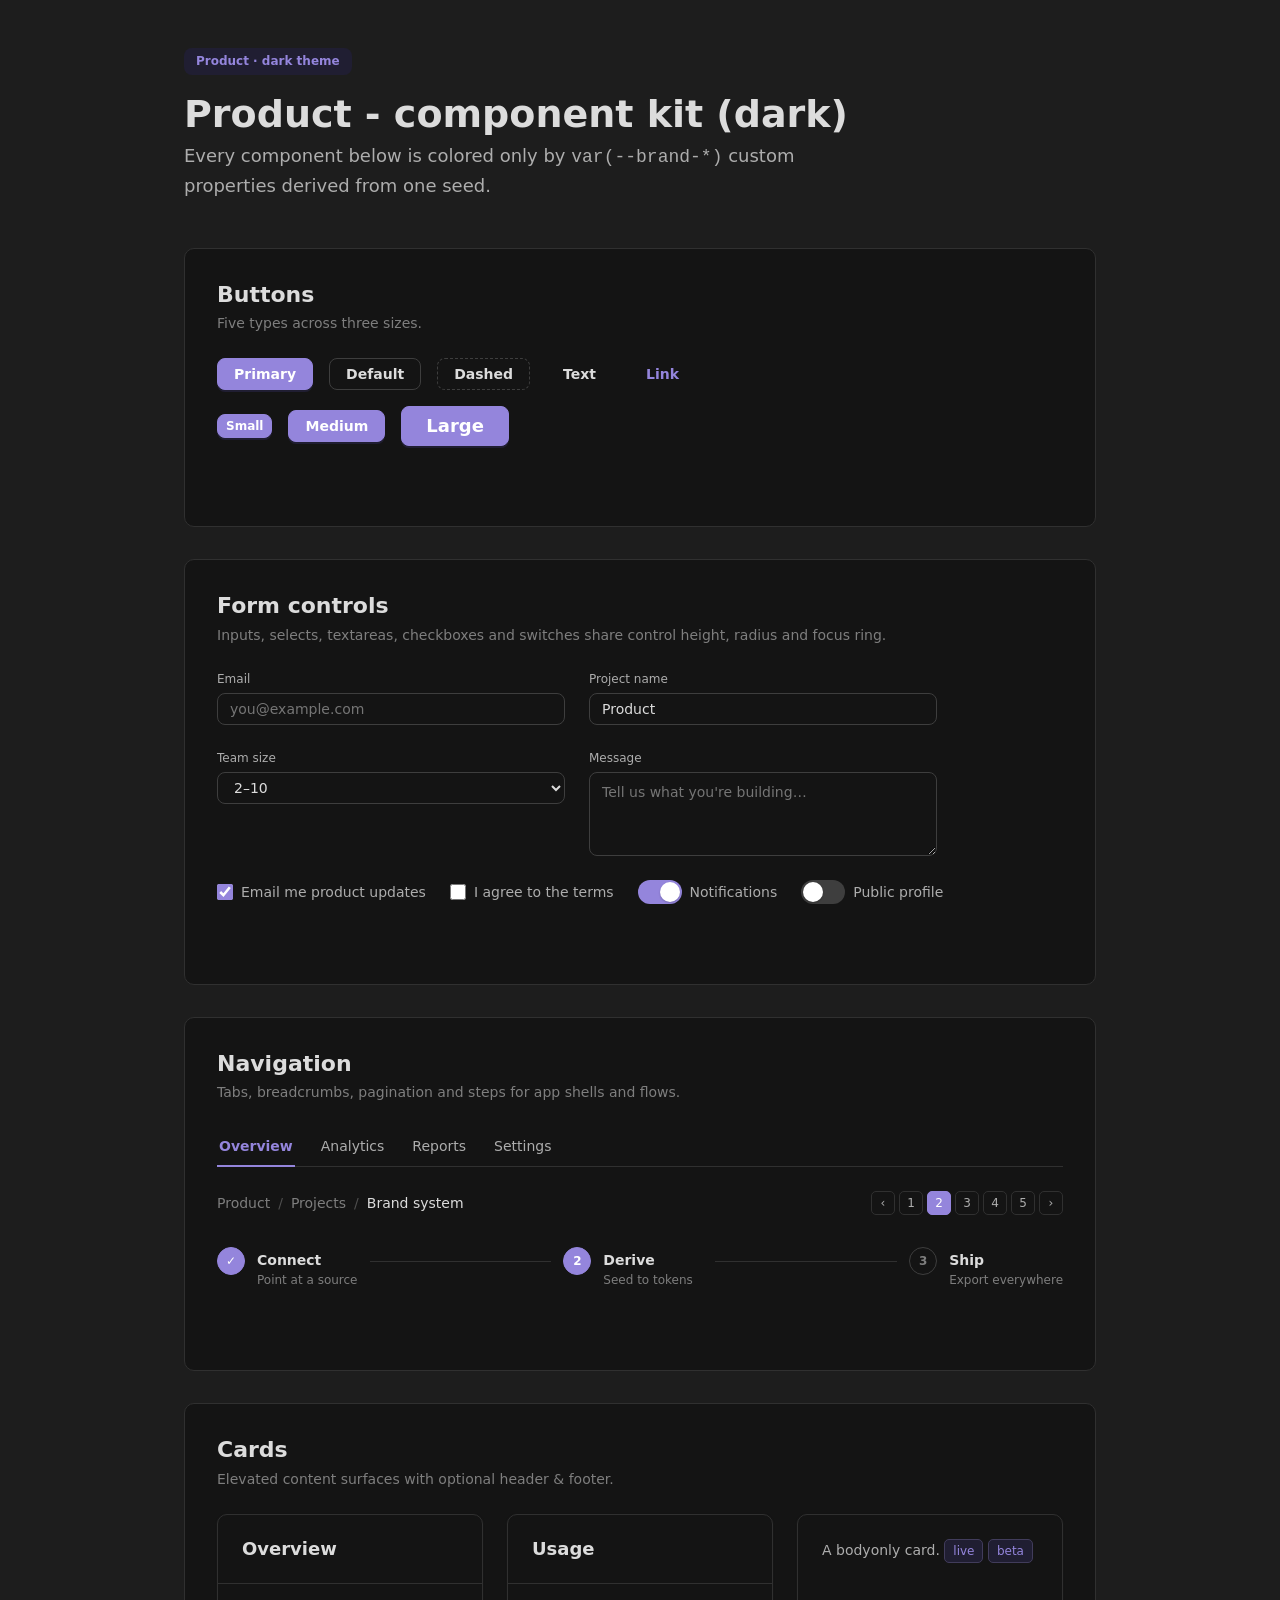
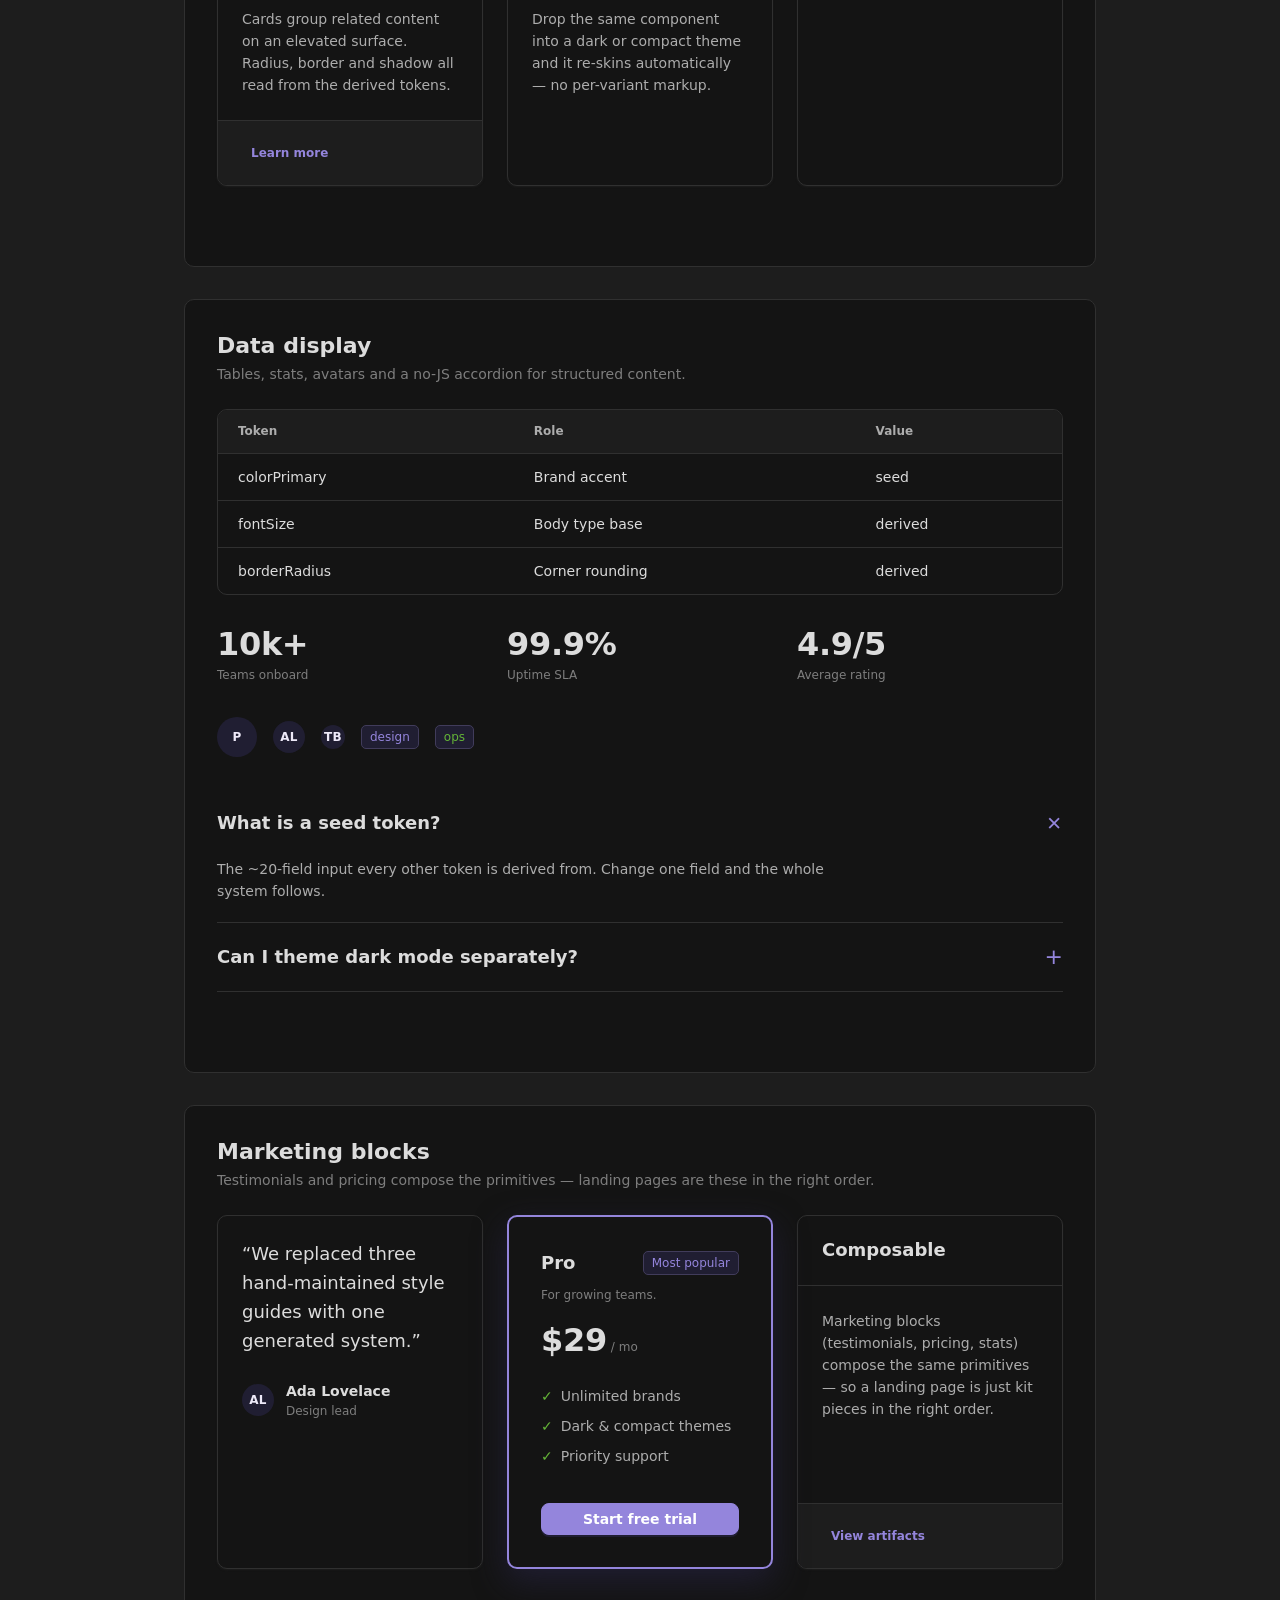
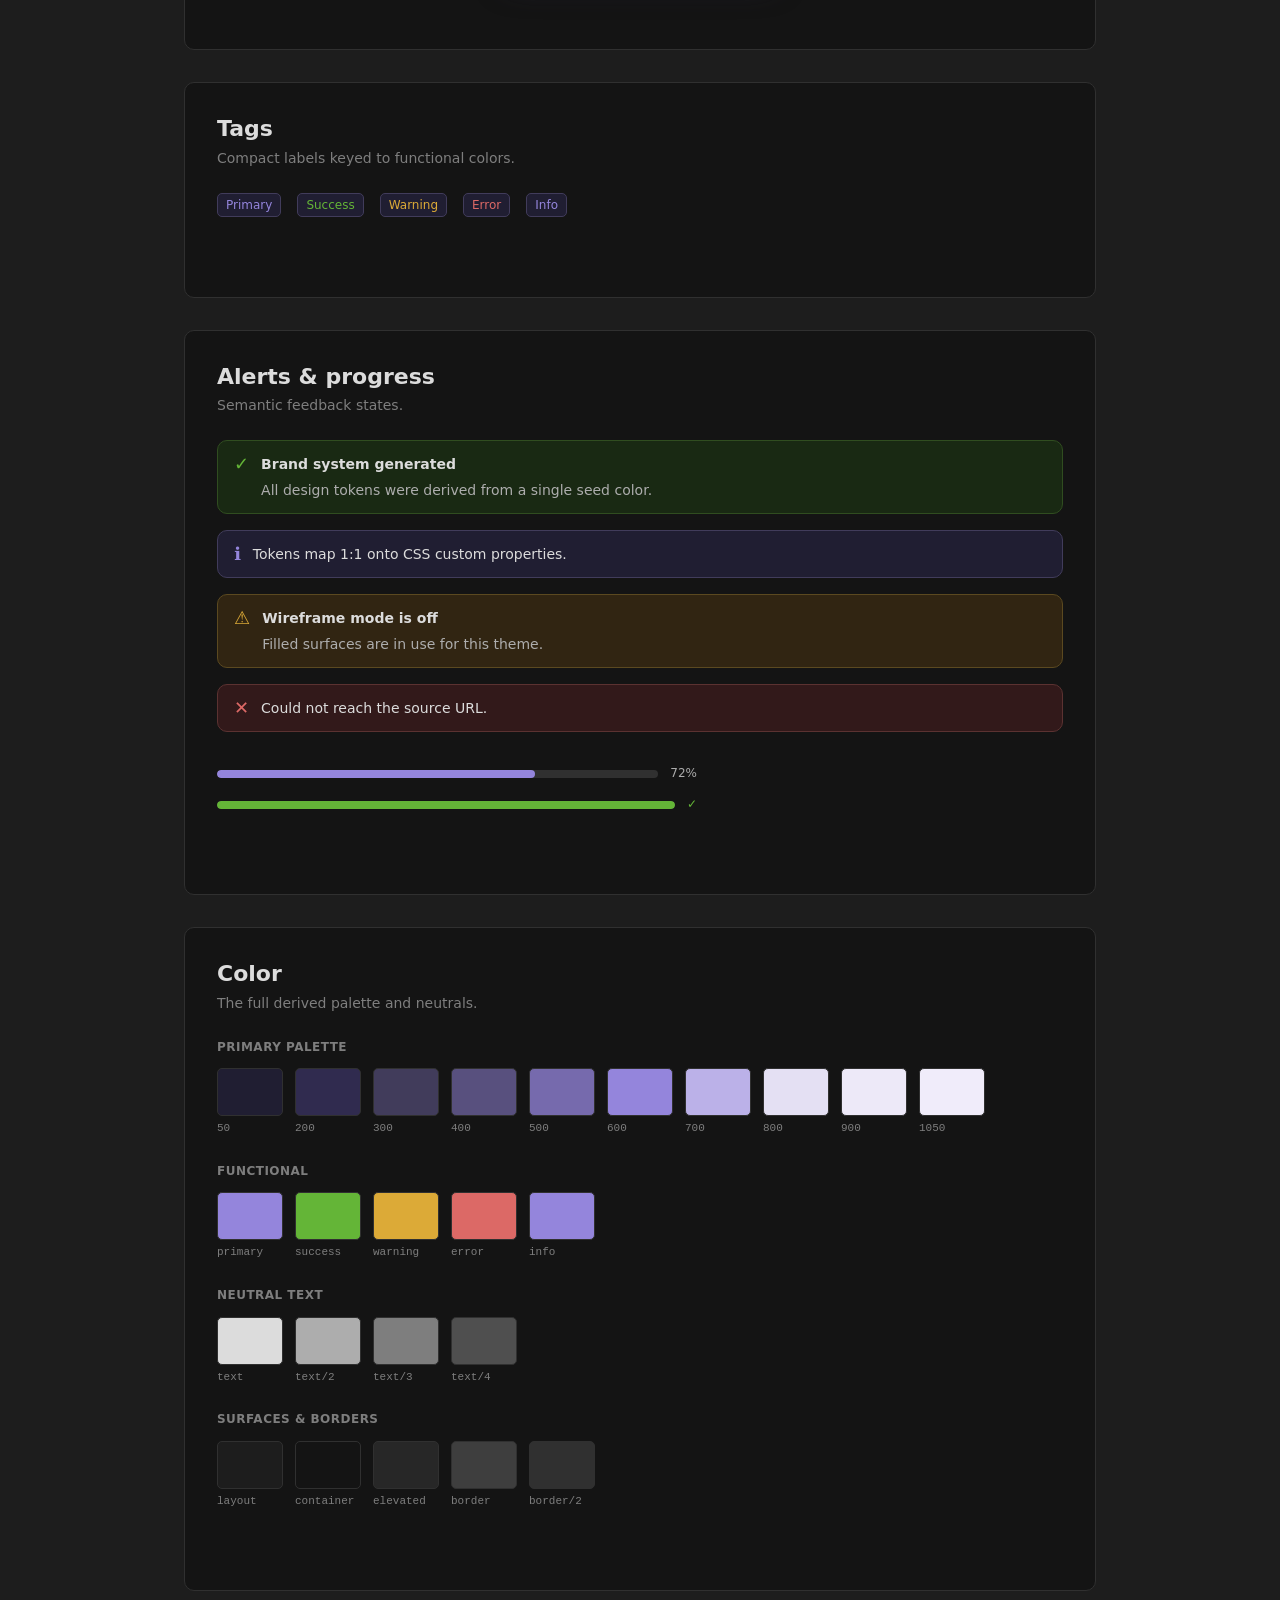
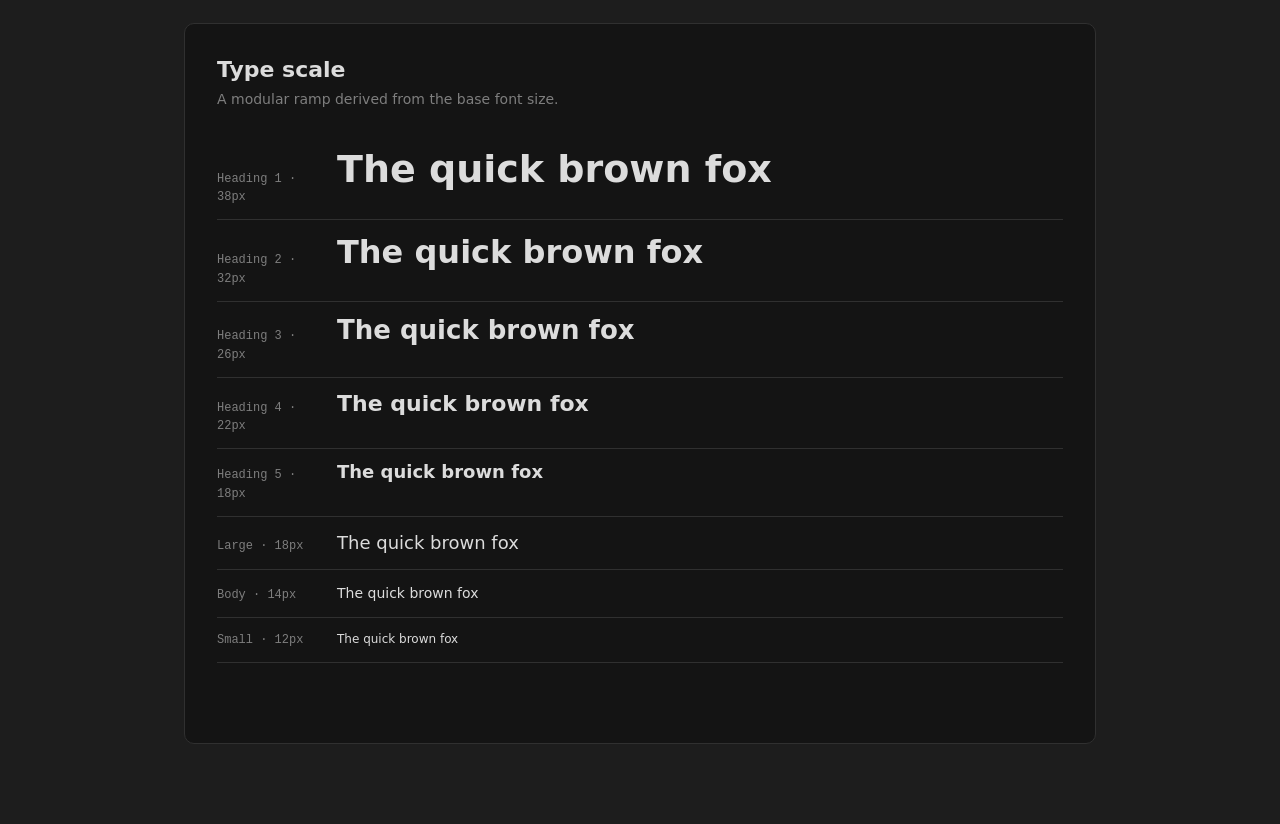
<file: skills/product-design-system/assets/system/kit.dark.html>
<!doctype html>
<html lang="en">
<head>
<meta charset="utf-8">
<meta name="viewport" content="width=device-width, initial-scale=1">
<title>Product - component kit (dark)</title>

<style>
:root{
  --brand-color-primary: #9485dc;
  --brand-color-primary-bg: #201e32;
  --brand-color-primary-bg-hover: #302b4f;
  --brand-color-primary-border: #413c5b;
  --brand-color-primary-border-hover: #58507e;
  --brand-color-primary-hover: #bbb1e8;
  --brand-color-primary-active: #766aad;
  --brand-color-primary-text: #ede9f8;
  --brand-color-success: #64b537;
  --brand-color-success-bg: #192913;
  --brand-color-success-border: #304d20;
  --brand-color-success-hover: #87ca5c;
  --brand-color-success-active: #518f2f;
  --brand-color-warning: #dcaa37;
  --brand-color-warning-bg: #312512;
  --brand-color-warning-border: #5b4920;
  --brand-color-warning-hover: #e8c35e;
  --brand-color-warning-active: #ad872f;
  --brand-color-error: #dc6966;
  --brand-color-error-bg: #32191a;
  --brand-color-error-border: #5b3231;
  --brand-color-error-hover: #e89590;
  --brand-color-error-active: #ad5553;
  --brand-color-info: #9485dc;
  --brand-color-info-bg: #201e32;
  --brand-color-info-border: #413c5b;
  --brand-color-link: #9485dc;
  --brand-color-link-hover: #bbb1e8;
  --brand-color-link-active: #766aad;
  --brand-color-text: #dcdcdc;
  --brand-color-text-secondary: #adadad;
  --brand-color-text-tertiary: #7e7e7e;
  --brand-color-text-quaternary: #4f4f4f;
  --brand-color-fill: #3e3e3e;
  --brand-color-fill-secondary: #303030;
  --brand-color-fill-tertiary: #272727;
  --brand-color-fill-quaternary: #1d1d1d;
  --brand-color-bg-layout: #1d1d1d;
  --brand-color-bg-container: #141414;
  --brand-color-bg-elevated: #272727;
  --brand-color-border: #3e3e3e;
  --brand-color-border-secondary: #303030;
  --brand-font-family: 'PingFang SC', 'Hiragino Sans GB', 'Microsoft YaHei', system-ui, -apple-system, 'Segoe UI', sans-serif;
  --brand-font-family-code: 'SFMono-Regular', Consolas, 'Liberation Mono', Menlo, Courier, monospace;
  --brand-font-size: 14px;
  --brand-font-size-sm: 12px;
  --brand-font-size-lg: 18px;
  --brand-font-size-xl: 22px;
  --brand-font-size-heading-1: 38px;
  --brand-font-size-heading-2: 32px;
  --brand-font-size-heading-3: 26px;
  --brand-font-size-heading-4: 22px;
  --brand-font-size-heading-5: 18px;
  --brand-line-height: 1.5714285714285714;
  --brand-line-height-heading: 1.25;
  --brand-font-weight-strong: 600;
  --brand-size-xxs: 4px;
  --brand-size-xs: 8px;
  --brand-size-sm: 12px;
  --brand-size: 16px;
  --brand-size-md: 20px;
  --brand-size-lg: 24px;
  --brand-size-xl: 32px;
  --brand-size-xxl: 48px;
  --brand-border-radius-xs: 3px;
  --brand-border-radius-sm: 5px;
  --brand-border-radius: 8px;
  --brand-border-radius-lg: 10px;
  --brand-line-width: 1px;
  --brand-control-height-xs: 16px;
  --brand-control-height-sm: 24px;
  --brand-control-height: 32px;
  --brand-control-height-lg: 40px;
  --brand-motion-duration-fast: 0.1s;
  --brand-motion-duration-mid: 0.2s;
  --brand-motion-duration-slow: 0.3s;
  --brand-motion-ease-in-out: cubic-bezier(0.645, 0.045, 0.355, 1);
  --brand-motion-ease-out: cubic-bezier(0.215, 0.61, 0.355, 1);
  --brand-primary-palette-1: #201e32;
  --brand-primary-palette-2: #302b4f;
  --brand-primary-palette-3: #413c5b;
  --brand-primary-palette-4: #58507e;
  --brand-primary-palette-5: #766aad;
  --brand-primary-palette-6: #9485dc;
  --brand-primary-palette-7: #bbb1e8;
  --brand-primary-palette-8: #e4e0f3;
  --brand-primary-palette-9: #ede9f8;
  --brand-primary-palette-10: #f0ecfa;
  --brand-presets-red-1: #fff1f0;
  --brand-presets-red-2: #ffcbc7;
  --brand-presets-red-3: #ffa39e;
  --brand-presets-red-4: #ff7775;
  --brand-presets-red-5: #ff4d50;
  --brand-presets-red-6: #f5222d;
  --brand-presets-red-7: #cf1323;
  --brand-presets-red-8: #a8071a;
  --brand-presets-red-9: #820014;
  --brand-presets-red-10: #5c0011;
  --brand-presets-volcano-1: #fff2e8;
  --brand-presets-volcano-2: #ffd8bf;
  --brand-presets-volcano-3: #ffbb96;
  --brand-presets-volcano-4: #ff9c6e;
  --brand-presets-volcano-5: #ff7a45;
  --brand-presets-volcano-6: #fa541c;
  --brand-presets-volcano-7: #d4380d;
  --brand-presets-volcano-8: #ad2202;
  --brand-presets-volcano-9: #871500;
  --brand-presets-volcano-10: #610c00;
  --brand-presets-orange-1: #fff7e6;
  --brand-presets-orange-2: #ffe7ba;
  --brand-presets-orange-3: #ffd591;
  --brand-presets-orange-4: #ffc069;
  --brand-presets-orange-5: #ffa940;
  --brand-presets-orange-6: #fa8c16;
  --brand-presets-orange-7: #d46b08;
  --brand-presets-orange-8: #ad4e00;
  --brand-presets-orange-9: #873800;
  --brand-presets-orange-10: #612500;
  --brand-presets-gold-1: #fffbe6;
  --brand-presets-gold-2: #fff1b8;
  --brand-presets-gold-3: #ffe58f;
  --brand-presets-gold-4: #ffd666;
  --brand-presets-gold-5: #ffc53d;
  --brand-presets-gold-6: #faad14;
  --brand-presets-gold-7: #d48806;
  --brand-presets-gold-8: #ad6800;
  --brand-presets-gold-9: #874c00;
  --brand-presets-gold-10: #613400;
  --brand-presets-yellow-1: #feffe6;
  --brand-presets-yellow-2: #ffffb8;
  --brand-presets-yellow-3: #fffb8f;
  --brand-presets-yellow-4: #fff566;
  --brand-presets-yellow-5: #ffeb3d;
  --brand-presets-yellow-6: #fadb14;
  --brand-presets-yellow-7: #d4b106;
  --brand-presets-yellow-8: #ad8a00;
  --brand-presets-yellow-9: #876700;
  --brand-presets-yellow-10: #614700;
  --brand-presets-lime-1: #fcffe6;
  --brand-presets-lime-2: #f4ffb8;
  --brand-presets-lime-3: #eaff8f;
  --brand-presets-lime-4: #d3f261;
  --brand-presets-lime-5: #bae637;
  --brand-presets-lime-6: #a0d911;
  --brand-presets-lime-7: #7bb305;
  --brand-presets-lime-8: #5b8c00;
  --brand-presets-lime-9: #3f6600;
  --brand-presets-lime-10: #254000;
  --brand-presets-green-1: #f6ffed;
  --brand-presets-green-2: #d9f7be;
  --brand-presets-green-3: #b6eb8f;
  --brand-presets-green-4: #94de64;
  --brand-presets-green-5: #72d13d;
  --brand-presets-green-6: #52c41a;
  --brand-presets-green-7: #389e0d;
  --brand-presets-green-8: #227804;
  --brand-presets-green-9: #135200;
  --brand-presets-green-10: #092b00;
  --brand-presets-cyan-1: #e6fffb;
  --brand-presets-cyan-2: #b5f5ec;
  --brand-presets-cyan-3: #87e8de;
  --brand-presets-cyan-4: #5cdbd3;
  --brand-presets-cyan-5: #36cfc9;
  --brand-presets-cyan-6: #13c2c2;
  --brand-presets-cyan-7: #08979c;
  --brand-presets-cyan-8: #006d75;
  --brand-presets-cyan-9: #00474f;
  --brand-presets-cyan-10: #002329;
  --brand-presets-blue-1: #e6f4ff;
  --brand-presets-blue-2: #bae0ff;
  --brand-presets-blue-3: #91caff;
  --brand-presets-blue-4: #69b1ff;
  --brand-presets-blue-5: #4096ff;
  --brand-presets-blue-6: #1677ff;
  --brand-presets-blue-7: #0958d9;
  --brand-presets-blue-8: #003eb3;
  --brand-presets-blue-9: #002c8c;
  --brand-presets-blue-10: #001d66;
  --brand-presets-geekblue-1: #f0f5ff;
  --brand-presets-geekblue-2: #d6e4ff;
  --brand-presets-geekblue-3: #adc6ff;
  --brand-presets-geekblue-4: #85a5ff;
  --brand-presets-geekblue-5: #597df7;
  --brand-presets-geekblue-6: #2f54eb;
  --brand-presets-geekblue-7: #1d39c4;
  --brand-presets-geekblue-8: #10229e;
  --brand-presets-geekblue-9: #061178;
  --brand-presets-geekblue-10: #030852;
  --brand-presets-purple-1: #f9f0ff;
  --brand-presets-purple-2: #efdbff;
  --brand-presets-purple-3: #d4adf7;
  --brand-presets-purple-4: #b37feb;
  --brand-presets-purple-5: #9254de;
  --brand-presets-purple-6: #722ed1;
  --brand-presets-purple-7: #531dab;
  --brand-presets-purple-8: #391085;
  --brand-presets-purple-9: #22075e;
  --brand-presets-purple-10: #120338;
  --brand-presets-magenta-1: #fff0f6;
  --brand-presets-magenta-2: #ffd6e7;
  --brand-presets-magenta-3: #ffadd2;
  --brand-presets-magenta-4: #ff85bf;
  --brand-presets-magenta-5: #f759aa;
  --brand-presets-magenta-6: #eb2f96;
  --brand-presets-magenta-7: #c41d7e;
  --brand-presets-magenta-8: #9e1067;
  --brand-presets-magenta-9: #780650;
  --brand-presets-magenta-10: #520339;
  --brand-presets-grey-1: #a6a6a6;
  --brand-presets-grey-2: #999999;
  --brand-presets-grey-3: #8c8c8c;
  --brand-presets-grey-4: #808080;
  --brand-presets-grey-5: #737373;
  --brand-presets-grey-6: #666666;
  --brand-presets-grey-7: #404040;
  --brand-presets-grey-8: #1a1a1a;
  --brand-presets-grey-9: #000000;
  --brand-presets-grey-10: #000000;
}
*{box-sizing:border-box}
html,body{margin:0;padding:0}
body{
  font-family:var(--brand-font-family);
  font-size:var(--brand-font-size);
  line-height:var(--brand-line-height);
  color:var(--brand-color-text);
  background:var(--brand-color-bg-layout);
  -webkit-font-smoothing:antialiased;
}
h1,h2,h3{font-family:'PingFang SC', 'Hiragino Sans GB', 'Microsoft YaHei', system-ui, -apple-system, 'Segoe UI', sans-serif, var(--brand-font-family)}
a{color:inherit}
a[role="button"]{transition:filter .15s ease,transform .15s ease}
a[role="button"]:hover{filter:brightness(1.07)}
a[role="button"]:active{filter:brightness(.95);transform:translateY(0.5px)}
input:focus,textarea:focus,select:focus{border-color:var(--brand-color-primary)!important;box-shadow:0 0 0 3px var(--brand-color-primary-bg);outline:none}
details.kit-acc>summary{list-style:none;cursor:pointer}
details.kit-acc>summary::-webkit-details-marker{display:none}
details.kit-acc .kit-acc-icon{transition:transform .18s ease}
details.kit-acc[open] .kit-acc-icon{transform:rotate(45deg)}
.wrap{max-width:960px;margin:0 auto;padding:var(--brand-size-xxl) var(--brand-size-lg)}
.panel{
  background:var(--brand-color-bg-container);
  border:var(--brand-line-width) solid var(--brand-color-border-secondary);
  border-radius:var(--brand-border-radius-lg);
  padding:var(--brand-size-xl);
  margin-bottom:var(--brand-size-xl);
}
</style>
</head>
<body>
<div class="wrap">
  <header style="margin-bottom:var(--brand-size-xxl)">
    <div style="display:inline-flex;align-items:center;gap:var(--brand-size-xs);padding:var(--brand-size-xxs) var(--brand-size-sm);border-radius:var(--brand-border-radius);background:var(--brand-color-primary-bg);color:var(--brand-color-primary);font-size:var(--brand-font-size-sm);font-weight:var(--brand-font-weight-strong)">Product · dark theme</div>
    <h1 style="margin:var(--brand-size) 0 var(--brand-size-xxs);font-size:var(--brand-font-size-heading-1);font-weight:var(--brand-font-weight-strong);line-height:var(--brand-line-height-heading);color:var(--brand-color-text)">Product - component kit (dark)</h1>
    <p style="margin:0;max-width:60ch;font-size:var(--brand-font-size-lg);color:var(--brand-color-text-secondary)">Every component below is colored only by <code style="font-family:var(--brand-font-family-code)">var(--brand-*)</code> custom properties derived from one seed.</p>
  </header>

  <div class="panel"><section style="margin-bottom:var(--brand-size-xxl)">
    <h2 style="margin:0;font-size:var(--brand-font-size-heading-4);font-weight:var(--brand-font-weight-strong);line-height:var(--brand-line-height-heading);color:var(--brand-color-text)">Buttons</h2>
    <p style="margin:var(--brand-size-xxs) 0 var(--brand-size-lg);font-size:var(--brand-font-size);color:var(--brand-color-text-tertiary)">Five types across three sizes.</p>
    <div style="display:flex;flex-wrap:wrap;gap:var(--brand-size);align-items:center">
    <a role="button" tabindex="0" style="display:inline-flex;align-items:center;justify-content:center;box-sizing:border-box;cursor:pointer;white-space:nowrap;user-select:none;font-family:var(--brand-font-family);font-weight:var(--brand-font-weight-strong);line-height:1;text-decoration:none;transition:all var(--brand-motion-duration-mid) var(--brand-motion-ease-in-out);height:var(--brand-control-height);padding:0 var(--brand-size);font-size:var(--brand-font-size);border-radius:var(--brand-border-radius);border:var(--brand-line-width) solid transparent;background:var(--brand-color-primary);color:#fff;border-color:var(--brand-color-primary);box-shadow:0 2px 0 var(--brand-color-primary-bg)">Primary</a>
    <a role="button" tabindex="0" style="display:inline-flex;align-items:center;justify-content:center;box-sizing:border-box;cursor:pointer;white-space:nowrap;user-select:none;font-family:var(--brand-font-family);font-weight:var(--brand-font-weight-strong);line-height:1;text-decoration:none;transition:all var(--brand-motion-duration-mid) var(--brand-motion-ease-in-out);height:var(--brand-control-height);padding:0 var(--brand-size);font-size:var(--brand-font-size);border-radius:var(--brand-border-radius);border:var(--brand-line-width) solid transparent;background:var(--brand-color-bg-container);color:var(--brand-color-text);border-color:var(--brand-color-border)">Default</a>
    <a role="button" tabindex="0" style="display:inline-flex;align-items:center;justify-content:center;box-sizing:border-box;cursor:pointer;white-space:nowrap;user-select:none;font-family:var(--brand-font-family);font-weight:var(--brand-font-weight-strong);line-height:1;text-decoration:none;transition:all var(--brand-motion-duration-mid) var(--brand-motion-ease-in-out);height:var(--brand-control-height);padding:0 var(--brand-size);font-size:var(--brand-font-size);border-radius:var(--brand-border-radius);border:var(--brand-line-width) solid transparent;background:var(--brand-color-bg-container);color:var(--brand-color-text);border-color:var(--brand-color-border);border-style:dashed">Dashed</a>
    <a role="button" tabindex="0" style="display:inline-flex;align-items:center;justify-content:center;box-sizing:border-box;cursor:pointer;white-space:nowrap;user-select:none;font-family:var(--brand-font-family);font-weight:var(--brand-font-weight-strong);line-height:1;text-decoration:none;transition:all var(--brand-motion-duration-mid) var(--brand-motion-ease-in-out);height:var(--brand-control-height);padding:0 var(--brand-size);font-size:var(--brand-font-size);border-radius:var(--brand-border-radius);border:var(--brand-line-width) solid transparent;background:transparent;color:var(--brand-color-text);border-color:transparent">Text</a>
    <a role="button" tabindex="0" style="display:inline-flex;align-items:center;justify-content:center;box-sizing:border-box;cursor:pointer;white-space:nowrap;user-select:none;font-family:var(--brand-font-family);font-weight:var(--brand-font-weight-strong);line-height:1;text-decoration:none;transition:all var(--brand-motion-duration-mid) var(--brand-motion-ease-in-out);height:var(--brand-control-height);padding:0 var(--brand-size);font-size:var(--brand-font-size);border-radius:var(--brand-border-radius);border:var(--brand-line-width) solid transparent;background:transparent;color:var(--brand-color-link);border-color:transparent">Link</a>
  </div>
  <div style="display:flex;flex-wrap:wrap;gap:var(--brand-size);align-items:center;margin-top:var(--brand-size)">
    <a role="button" tabindex="0" style="display:inline-flex;align-items:center;justify-content:center;box-sizing:border-box;cursor:pointer;white-space:nowrap;user-select:none;font-family:var(--brand-font-family);font-weight:var(--brand-font-weight-strong);line-height:1;text-decoration:none;transition:all var(--brand-motion-duration-mid) var(--brand-motion-ease-in-out);height:var(--brand-control-height-sm);padding:0 var(--brand-size-xs);font-size:var(--brand-font-size-sm);border-radius:var(--brand-border-radius);border:var(--brand-line-width) solid transparent;background:var(--brand-color-primary);color:#fff;border-color:var(--brand-color-primary);box-shadow:0 2px 0 var(--brand-color-primary-bg)">Small</a>
    <a role="button" tabindex="0" style="display:inline-flex;align-items:center;justify-content:center;box-sizing:border-box;cursor:pointer;white-space:nowrap;user-select:none;font-family:var(--brand-font-family);font-weight:var(--brand-font-weight-strong);line-height:1;text-decoration:none;transition:all var(--brand-motion-duration-mid) var(--brand-motion-ease-in-out);height:var(--brand-control-height);padding:0 var(--brand-size);font-size:var(--brand-font-size);border-radius:var(--brand-border-radius);border:var(--brand-line-width) solid transparent;background:var(--brand-color-primary);color:#fff;border-color:var(--brand-color-primary);box-shadow:0 2px 0 var(--brand-color-primary-bg)">Medium</a>
    <a role="button" tabindex="0" style="display:inline-flex;align-items:center;justify-content:center;box-sizing:border-box;cursor:pointer;white-space:nowrap;user-select:none;font-family:var(--brand-font-family);font-weight:var(--brand-font-weight-strong);line-height:1;text-decoration:none;transition:all var(--brand-motion-duration-mid) var(--brand-motion-ease-in-out);height:var(--brand-control-height-lg);padding:0 var(--brand-size-lg);font-size:var(--brand-font-size-lg);border-radius:var(--brand-border-radius);border:var(--brand-line-width) solid transparent;background:var(--brand-color-primary);color:#fff;border-color:var(--brand-color-primary);box-shadow:0 2px 0 var(--brand-color-primary-bg)">Large</a>
  </div>
  </section></div>
  <div class="panel"><section style="margin-bottom:var(--brand-size-xxl)">
    <h2 style="margin:0;font-size:var(--brand-font-size-heading-4);font-weight:var(--brand-font-weight-strong);line-height:var(--brand-line-height-heading);color:var(--brand-color-text)">Form controls</h2>
    <p style="margin:var(--brand-size-xxs) 0 var(--brand-size-lg);font-size:var(--brand-font-size);color:var(--brand-color-text-tertiary)">Inputs, selects, textareas, checkboxes and switches share control height, radius and focus ring.</p>
    <div style="display:grid;grid-template-columns:repeat(auto-fit,minmax(240px,1fr));gap:var(--brand-size-lg);max-width:720px">
    <div><label style="display:block;margin-bottom:var(--brand-size-xxs);font-family:var(--brand-font-family);font-size:var(--brand-font-size-sm);color:var(--brand-color-text-secondary)">Email</label><input type="text" placeholder="you@example.com" style="box-sizing:border-box;width:100%;height:var(--brand-control-height);padding:0 var(--brand-size-sm);font-family:var(--brand-font-family);font-size:var(--brand-font-size);line-height:var(--brand-line-height);color:var(--brand-color-text);background:var(--brand-color-bg-container);border:var(--brand-line-width) solid var(--brand-color-border);border-radius:var(--brand-border-radius);outline:none;transition:border-color var(--brand-motion-duration-mid) var(--brand-motion-ease-in-out)"></div>
    <div><label style="display:block;margin-bottom:var(--brand-size-xxs);font-family:var(--brand-font-family);font-size:var(--brand-font-size-sm);color:var(--brand-color-text-secondary)">Project name</label><input type="text" value="Product" style="box-sizing:border-box;width:100%;height:var(--brand-control-height);padding:0 var(--brand-size-sm);font-family:var(--brand-font-family);font-size:var(--brand-font-size);line-height:var(--brand-line-height);color:var(--brand-color-text);background:var(--brand-color-bg-container);border:var(--brand-line-width) solid var(--brand-color-border);border-radius:var(--brand-border-radius);outline:none;transition:border-color var(--brand-motion-duration-mid) var(--brand-motion-ease-in-out)"></div>
    <div><label style="display:block;margin-bottom:var(--brand-size-xxs);font-family:var(--brand-font-family);font-size:var(--brand-font-size-sm);color:var(--brand-color-text-secondary)">Team size</label><select style="box-sizing:border-box;width:100%;height:var(--brand-control-height);padding:0 var(--brand-size-sm);font-family:var(--brand-font-family);font-size:var(--brand-font-size);color:var(--brand-color-text);background:var(--brand-color-bg-container);border:var(--brand-line-width) solid var(--brand-color-border);border-radius:var(--brand-border-radius);outline:none"><option>Just me</option><option selected>2–10</option><option>11–50</option><option>50+</option></select></div>
    <div><label style="display:block;margin-bottom:var(--brand-size-xxs);font-family:var(--brand-font-family);font-size:var(--brand-font-size-sm);color:var(--brand-color-text-secondary)">Message</label><textarea rows="3" placeholder="Tell us what you're building…" style="box-sizing:border-box;display:block;width:100%;padding:var(--brand-size-xs) var(--brand-size-sm);font-family:var(--brand-font-family);font-size:var(--brand-font-size);line-height:var(--brand-line-height);color:var(--brand-color-text);background:var(--brand-color-bg-container);border:var(--brand-line-width) solid var(--brand-color-border);border-radius:var(--brand-border-radius);resize:vertical;outline:none"></textarea></div>
  </div>
  <div style="display:flex;flex-wrap:wrap;gap:var(--brand-size);align-items:center;margin-top:var(--brand-size-lg);gap:var(--brand-size-lg)">
    <label style="display:inline-flex;align-items:flex-start;gap:var(--brand-size-xs);font-family:var(--brand-font-family);font-size:var(--brand-font-size);line-height:var(--brand-line-height);color:var(--brand-color-text-secondary);cursor:pointer"><input type="checkbox" checked style="accent-color:var(--brand-color-primary);width:16px;height:16px;margin:3px 0 0;flex:0 0 auto"><span>Email me product updates</span></label>
    <label style="display:inline-flex;align-items:flex-start;gap:var(--brand-size-xs);font-family:var(--brand-font-family);font-size:var(--brand-font-size);line-height:var(--brand-line-height);color:var(--brand-color-text-secondary);cursor:pointer"><input type="checkbox" style="accent-color:var(--brand-color-primary);width:16px;height:16px;margin:3px 0 0;flex:0 0 auto"><span>I agree to the terms</span></label>
    <span style="display:inline-flex;align-items:center;gap:var(--brand-size-xs);"><span style="display:inline-flex;align-items:center;flex:0 0 auto;width:44px;height:24px;padding:2px;border-radius:12px;box-sizing:border-box;transition:background var(--brand-motion-duration-mid) var(--brand-motion-ease-in-out);background:var(--brand-color-primary);justify-content:flex-end"><span style="width:20px;height:20px;border-radius:50%;background:#fff;box-shadow:0 1px 2px rgba(0,0,0,0.2);"></span></span><span style="font-family:var(--brand-font-family);font-size:var(--brand-font-size);color:var(--brand-color-text-secondary);">Notifications</span></span>
    <span style="display:inline-flex;align-items:center;gap:var(--brand-size-xs);"><span style="display:inline-flex;align-items:center;flex:0 0 auto;width:44px;height:24px;padding:2px;border-radius:12px;box-sizing:border-box;transition:background var(--brand-motion-duration-mid) var(--brand-motion-ease-in-out);background:var(--brand-color-fill);justify-content:flex-start"><span style="width:20px;height:20px;border-radius:50%;background:#fff;box-shadow:0 1px 2px rgba(0,0,0,0.2);"></span></span><span style="font-family:var(--brand-font-family);font-size:var(--brand-font-size);color:var(--brand-color-text-secondary);">Public profile</span></span>
  </div>
  </section></div>
  <div class="panel"><section style="margin-bottom:var(--brand-size-xxl)">
    <h2 style="margin:0;font-size:var(--brand-font-size-heading-4);font-weight:var(--brand-font-weight-strong);line-height:var(--brand-line-height-heading);color:var(--brand-color-text)">Navigation</h2>
    <p style="margin:var(--brand-size-xxs) 0 var(--brand-size-lg);font-size:var(--brand-font-size);color:var(--brand-color-text-tertiary)">Tabs, breadcrumbs, pagination and steps for app shells and flows.</p>
    <div style="display:flex;gap:var(--brand-size-lg);border-bottom:var(--brand-line-width) solid var(--brand-color-border-secondary)"><span style="padding:var(--brand-size-xs) 2px;margin-bottom:calc(-1 * var(--brand-line-width));font-family:var(--brand-font-family);font-size:var(--brand-font-size);cursor:pointer;white-space:nowrap;color:var(--brand-color-primary);font-weight:var(--brand-font-weight-strong);border-bottom:2px solid var(--brand-color-primary)">Overview</span><span style="padding:var(--brand-size-xs) 2px;margin-bottom:calc(-1 * var(--brand-line-width));font-family:var(--brand-font-family);font-size:var(--brand-font-size);cursor:pointer;white-space:nowrap;color:var(--brand-color-text-secondary);border-bottom:2px solid transparent">Analytics</span><span style="padding:var(--brand-size-xs) 2px;margin-bottom:calc(-1 * var(--brand-line-width));font-family:var(--brand-font-family);font-size:var(--brand-font-size);cursor:pointer;white-space:nowrap;color:var(--brand-color-text-secondary);border-bottom:2px solid transparent">Reports</span><span style="padding:var(--brand-size-xs) 2px;margin-bottom:calc(-1 * var(--brand-line-width));font-family:var(--brand-font-family);font-size:var(--brand-font-size);cursor:pointer;white-space:nowrap;color:var(--brand-color-text-secondary);border-bottom:2px solid transparent">Settings</span></div>
  <div style="display:flex;flex-wrap:wrap;gap:var(--brand-size);align-items:center;margin-top:var(--brand-size-lg);justify-content:space-between;gap:var(--brand-size-lg)">
    <nav style="display:inline-flex;align-items:center;gap:var(--brand-size-xs);font-family:var(--brand-font-family);font-size:var(--brand-font-size);"><span style="color:var(--brand-color-text-tertiary);">Product</span><span style="color:var(--brand-color-text-quaternary);">/</span><span style="color:var(--brand-color-text-tertiary);">Projects</span><span style="color:var(--brand-color-text-quaternary);">/</span><span style="color:var(--brand-color-text);">Brand system</span></nav>
    <div style="display:inline-flex;gap:var(--brand-size-xxs);align-items:center;"><span style="display:inline-flex;align-items:center;justify-content:center;min-width:var(--brand-control-height-sm);height:var(--brand-control-height-sm);padding:0 var(--brand-size-xxs);border-radius:var(--brand-border-radius-sm);font-family:var(--brand-font-family);font-size:var(--brand-font-size-sm);cursor:pointer;user-select:none;box-sizing:border-box;border:var(--brand-line-width) solid var(--brand-color-border-secondary);background:var(--brand-color-bg-container);color:var(--brand-color-text-secondary)">&lsaquo;</span><span style="display:inline-flex;align-items:center;justify-content:center;min-width:var(--brand-control-height-sm);height:var(--brand-control-height-sm);padding:0 var(--brand-size-xxs);border-radius:var(--brand-border-radius-sm);font-family:var(--brand-font-family);font-size:var(--brand-font-size-sm);cursor:pointer;user-select:none;box-sizing:border-box;border:var(--brand-line-width) solid var(--brand-color-border-secondary);background:var(--brand-color-bg-container);color:var(--brand-color-text-secondary)">1</span><span style="display:inline-flex;align-items:center;justify-content:center;min-width:var(--brand-control-height-sm);height:var(--brand-control-height-sm);padding:0 var(--brand-size-xxs);border-radius:var(--brand-border-radius-sm);font-family:var(--brand-font-family);font-size:var(--brand-font-size-sm);cursor:pointer;user-select:none;box-sizing:border-box;border:var(--brand-line-width) solid var(--brand-color-primary);background:var(--brand-color-primary);color:#fff">2</span><span style="display:inline-flex;align-items:center;justify-content:center;min-width:var(--brand-control-height-sm);height:var(--brand-control-height-sm);padding:0 var(--brand-size-xxs);border-radius:var(--brand-border-radius-sm);font-family:var(--brand-font-family);font-size:var(--brand-font-size-sm);cursor:pointer;user-select:none;box-sizing:border-box;border:var(--brand-line-width) solid var(--brand-color-border-secondary);background:var(--brand-color-bg-container);color:var(--brand-color-text-secondary)">3</span><span style="display:inline-flex;align-items:center;justify-content:center;min-width:var(--brand-control-height-sm);height:var(--brand-control-height-sm);padding:0 var(--brand-size-xxs);border-radius:var(--brand-border-radius-sm);font-family:var(--brand-font-family);font-size:var(--brand-font-size-sm);cursor:pointer;user-select:none;box-sizing:border-box;border:var(--brand-line-width) solid var(--brand-color-border-secondary);background:var(--brand-color-bg-container);color:var(--brand-color-text-secondary)">4</span><span style="display:inline-flex;align-items:center;justify-content:center;min-width:var(--brand-control-height-sm);height:var(--brand-control-height-sm);padding:0 var(--brand-size-xxs);border-radius:var(--brand-border-radius-sm);font-family:var(--brand-font-family);font-size:var(--brand-font-size-sm);cursor:pointer;user-select:none;box-sizing:border-box;border:var(--brand-line-width) solid var(--brand-color-border-secondary);background:var(--brand-color-bg-container);color:var(--brand-color-text-secondary)">5</span><span style="display:inline-flex;align-items:center;justify-content:center;min-width:var(--brand-control-height-sm);height:var(--brand-control-height-sm);padding:0 var(--brand-size-xxs);border-radius:var(--brand-border-radius-sm);font-family:var(--brand-font-family);font-size:var(--brand-font-size-sm);cursor:pointer;user-select:none;box-sizing:border-box;border:var(--brand-line-width) solid var(--brand-color-border-secondary);background:var(--brand-color-bg-container);color:var(--brand-color-text-secondary)">&rsaquo;</span></div>
  </div>
  <div style="margin-top:var(--brand-size-xl);">
    <div style="display:flex;gap:var(--brand-size-sm);align-items:flex-start;flex-wrap:wrap;font-family:var(--brand-font-family);"><div style="flex:0 1 auto;min-width:140px;display:flex;gap:var(--brand-size-sm);align-items:flex-start"><span style="display:inline-flex;align-items:center;justify-content:center;flex:0 0 auto;width:28px;height:28px;border-radius:50%;font-size:var(--brand-font-size-sm);font-weight:var(--brand-font-weight-strong);box-sizing:border-box;border:var(--brand-line-width) solid var(--brand-color-primary);background:var(--brand-color-primary);color:#fff">&#10003;</span><div style="min-width:0;padding-top:4px;"><div style="font-weight:var(--brand-font-weight-strong);font-size:var(--brand-font-size);color:var(--brand-color-text);line-height:1.3">Connect</div><div style="margin-top:2px;font-size:var(--brand-font-size-sm);color:var(--brand-color-text-tertiary);line-height:var(--brand-line-height)">Point at a source</div></div></div><div style="flex:1 1 var(--brand-size-xl);min-width:var(--brand-size-md);height:var(--brand-line-width);background:var(--brand-color-border-secondary);margin-top:14px"></div><div style="flex:0 1 auto;min-width:140px;display:flex;gap:var(--brand-size-sm);align-items:flex-start"><span style="display:inline-flex;align-items:center;justify-content:center;flex:0 0 auto;width:28px;height:28px;border-radius:50%;font-size:var(--brand-font-size-sm);font-weight:var(--brand-font-weight-strong);box-sizing:border-box;border:var(--brand-line-width) solid var(--brand-color-primary);background:var(--brand-color-primary);color:#fff">2</span><div style="min-width:0;padding-top:4px;"><div style="font-weight:var(--brand-font-weight-strong);font-size:var(--brand-font-size);color:var(--brand-color-text);line-height:1.3">Derive</div><div style="margin-top:2px;font-size:var(--brand-font-size-sm);color:var(--brand-color-text-tertiary);line-height:var(--brand-line-height)">Seed to tokens</div></div></div><div style="flex:1 1 var(--brand-size-xl);min-width:var(--brand-size-md);height:var(--brand-line-width);background:var(--brand-color-border-secondary);margin-top:14px"></div><div style="flex:0 1 auto;min-width:140px;display:flex;gap:var(--brand-size-sm);align-items:flex-start"><span style="display:inline-flex;align-items:center;justify-content:center;flex:0 0 auto;width:28px;height:28px;border-radius:50%;font-size:var(--brand-font-size-sm);font-weight:var(--brand-font-weight-strong);box-sizing:border-box;border:var(--brand-line-width) solid var(--brand-color-border);background:var(--brand-color-bg-container);color:var(--brand-color-text-tertiary)">3</span><div style="min-width:0;padding-top:4px;"><div style="font-weight:var(--brand-font-weight-strong);font-size:var(--brand-font-size);color:var(--brand-color-text);line-height:1.3">Ship</div><div style="margin-top:2px;font-size:var(--brand-font-size-sm);color:var(--brand-color-text-tertiary);line-height:var(--brand-line-height)">Export everywhere</div></div></div></div>
  </div>
  </section></div>
  <div class="panel"><section style="margin-bottom:var(--brand-size-xxl)">
    <h2 style="margin:0;font-size:var(--brand-font-size-heading-4);font-weight:var(--brand-font-weight-strong);line-height:var(--brand-line-height-heading);color:var(--brand-color-text)">Cards</h2>
    <p style="margin:var(--brand-size-xxs) 0 var(--brand-size-lg);font-size:var(--brand-font-size);color:var(--brand-color-text-tertiary)">Elevated content surfaces with optional header &amp; footer.</p>
    <div style="display:grid;grid-template-columns:repeat(auto-fit,minmax(220px,1fr));gap:var(--brand-size-lg)">
    <div style="display:flex;flex-direction:column;background:var(--brand-color-bg-container);border:var(--brand-line-width) solid var(--brand-color-border-secondary);border-radius:var(--brand-border-radius-lg);overflow:hidden;font-family:var(--brand-font-family);color:var(--brand-color-text);box-shadow:0 1px 2px var(--brand-color-fill-quaternary)"><div style="padding:var(--brand-size-md) var(--brand-size-lg);border-bottom:var(--brand-line-width) solid var(--brand-color-border-secondary);font-size:var(--brand-font-size-lg);font-weight:var(--brand-font-weight-strong);color:var(--brand-color-text)">Overview</div><div style="padding:var(--brand-size-lg);font-size:var(--brand-font-size);line-height:var(--brand-line-height);color:var(--brand-color-text-secondary);flex:1">Cards group related content on an elevated surface. Radius, border and shadow all read from the derived tokens.</div><div style="padding:var(--brand-size-md) var(--brand-size-lg);border-top:var(--brand-line-width) solid var(--brand-color-border-secondary);background:var(--brand-color-fill-quaternary)"><a role="button" tabindex="0" style="display:inline-flex;align-items:center;justify-content:center;box-sizing:border-box;cursor:pointer;white-space:nowrap;user-select:none;font-family:var(--brand-font-family);font-weight:var(--brand-font-weight-strong);line-height:1;text-decoration:none;transition:all var(--brand-motion-duration-mid) var(--brand-motion-ease-in-out);height:var(--brand-control-height-sm);padding:0 var(--brand-size-xs);font-size:var(--brand-font-size-sm);border-radius:var(--brand-border-radius);border:var(--brand-line-width) solid transparent;background:transparent;color:var(--brand-color-link);border-color:transparent">Learn more</a></div></div>
    <div style="display:flex;flex-direction:column;background:var(--brand-color-bg-container);border:var(--brand-line-width) solid var(--brand-color-border-secondary);border-radius:var(--brand-border-radius-lg);overflow:hidden;font-family:var(--brand-font-family);color:var(--brand-color-text);box-shadow:0 1px 2px var(--brand-color-fill-quaternary)"><div style="padding:var(--brand-size-md) var(--brand-size-lg);border-bottom:var(--brand-line-width) solid var(--brand-color-border-secondary);font-size:var(--brand-font-size-lg);font-weight:var(--brand-font-weight-strong);color:var(--brand-color-text)">Usage</div><div style="padding:var(--brand-size-lg);font-size:var(--brand-font-size);line-height:var(--brand-line-height);color:var(--brand-color-text-secondary);flex:1">Drop the same component into a dark or compact theme and it re-skins automatically — no per-variant markup.</div></div>
    <div style="display:flex;flex-direction:column;background:var(--brand-color-bg-container);border:var(--brand-line-width) solid var(--brand-color-border-secondary);border-radius:var(--brand-border-radius-lg);overflow:hidden;font-family:var(--brand-font-family);color:var(--brand-color-text);box-shadow:0 1px 2px var(--brand-color-fill-quaternary)"><div style="padding:var(--brand-size-lg);font-size:var(--brand-font-size);line-height:var(--brand-line-height);color:var(--brand-color-text-secondary);flex:1">A bodyonly card. <span style="display:inline-flex;align-items:center;height:var(--brand-control-height-sm);padding:0 var(--brand-size-xs);font-family:var(--brand-font-family);font-size:var(--brand-font-size-sm);line-height:1;color:var(--brand-color-primary);background:var(--brand-color-primary-bg);border:var(--brand-line-width) solid var(--brand-color-primary-border);border-radius:var(--brand-border-radius-sm)">live</span> <span style="display:inline-flex;align-items:center;height:var(--brand-control-height-sm);padding:0 var(--brand-size-xs);font-family:var(--brand-font-family);font-size:var(--brand-font-size-sm);line-height:1;color:var(--brand-color-primary);background:var(--brand-color-primary-bg);border:var(--brand-line-width) solid var(--brand-color-primary-border);border-radius:var(--brand-border-radius-sm)">beta</span></div></div>
  </div>
  </section></div>
  <div class="panel"><section style="margin-bottom:var(--brand-size-xxl)">
    <h2 style="margin:0;font-size:var(--brand-font-size-heading-4);font-weight:var(--brand-font-weight-strong);line-height:var(--brand-line-height-heading);color:var(--brand-color-text)">Data display</h2>
    <p style="margin:var(--brand-size-xxs) 0 var(--brand-size-lg);font-size:var(--brand-font-size);color:var(--brand-color-text-tertiary)">Tables, stats, avatars and a no-JS accordion for structured content.</p>
    <div style="border:var(--brand-line-width) solid var(--brand-color-border-secondary);border-radius:var(--brand-border-radius-lg);overflow:hidden;background:var(--brand-color-bg-container)"><table style="width:100%;border-collapse:collapse;font-family:var(--brand-font-family);"><thead><tr><th style="text-align:left;padding:var(--brand-size-sm) var(--brand-size-md);font-size:var(--brand-font-size-sm);font-weight:var(--brand-font-weight-strong);color:var(--brand-color-text-secondary);background:var(--brand-color-fill-quaternary);border-bottom:var(--brand-line-width) solid var(--brand-color-border-secondary);white-space:nowrap">Token</th><th style="text-align:left;padding:var(--brand-size-sm) var(--brand-size-md);font-size:var(--brand-font-size-sm);font-weight:var(--brand-font-weight-strong);color:var(--brand-color-text-secondary);background:var(--brand-color-fill-quaternary);border-bottom:var(--brand-line-width) solid var(--brand-color-border-secondary);white-space:nowrap">Role</th><th style="text-align:left;padding:var(--brand-size-sm) var(--brand-size-md);font-size:var(--brand-font-size-sm);font-weight:var(--brand-font-weight-strong);color:var(--brand-color-text-secondary);background:var(--brand-color-fill-quaternary);border-bottom:var(--brand-line-width) solid var(--brand-color-border-secondary);white-space:nowrap">Value</th></tr></thead><tbody><tr><td style="padding:var(--brand-size-sm) var(--brand-size-md);font-size:var(--brand-font-size);color:var(--brand-color-text);border-bottom:var(--brand-line-width) solid var(--brand-color-border-secondary)">colorPrimary</td><td style="padding:var(--brand-size-sm) var(--brand-size-md);font-size:var(--brand-font-size);color:var(--brand-color-text);border-bottom:var(--brand-line-width) solid var(--brand-color-border-secondary)">Brand accent</td><td style="padding:var(--brand-size-sm) var(--brand-size-md);font-size:var(--brand-font-size);color:var(--brand-color-text);border-bottom:var(--brand-line-width) solid var(--brand-color-border-secondary)">seed</td></tr><tr><td style="padding:var(--brand-size-sm) var(--brand-size-md);font-size:var(--brand-font-size);color:var(--brand-color-text);border-bottom:var(--brand-line-width) solid var(--brand-color-border-secondary)">fontSize</td><td style="padding:var(--brand-size-sm) var(--brand-size-md);font-size:var(--brand-font-size);color:var(--brand-color-text);border-bottom:var(--brand-line-width) solid var(--brand-color-border-secondary)">Body type base</td><td style="padding:var(--brand-size-sm) var(--brand-size-md);font-size:var(--brand-font-size);color:var(--brand-color-text);border-bottom:var(--brand-line-width) solid var(--brand-color-border-secondary)">derived</td></tr><tr><td style="padding:var(--brand-size-sm) var(--brand-size-md);font-size:var(--brand-font-size);color:var(--brand-color-text)">borderRadius</td><td style="padding:var(--brand-size-sm) var(--brand-size-md);font-size:var(--brand-font-size);color:var(--brand-color-text)">Corner rounding</td><td style="padding:var(--brand-size-sm) var(--brand-size-md);font-size:var(--brand-font-size);color:var(--brand-color-text)">derived</td></tr></tbody></table></div>
  <div style="display:grid;grid-template-columns:repeat(auto-fit,minmax(140px,1fr));gap:var(--brand-size-lg);margin-top:var(--brand-size-xl)">
    <div style="font-family:var(--brand-font-family);min-width:0">
    <div style="font-size:var(--brand-font-size-heading-2);font-weight:var(--brand-font-weight-strong);line-height:1.1;color:var(--brand-color-text);letter-spacing:-0.01em">10k+</div>
    <div style="margin-top:var(--brand-size-xxs);font-size:var(--brand-font-size-sm);color:var(--brand-color-text-tertiary)">Teams onboard</div>
  </div>
    <div style="font-family:var(--brand-font-family);min-width:0">
    <div style="font-size:var(--brand-font-size-heading-2);font-weight:var(--brand-font-weight-strong);line-height:1.1;color:var(--brand-color-text);letter-spacing:-0.01em">99.9%</div>
    <div style="margin-top:var(--brand-size-xxs);font-size:var(--brand-font-size-sm);color:var(--brand-color-text-tertiary)">Uptime SLA</div>
  </div>
    <div style="font-family:var(--brand-font-family);min-width:0">
    <div style="font-size:var(--brand-font-size-heading-2);font-weight:var(--brand-font-weight-strong);line-height:1.1;color:var(--brand-color-text);letter-spacing:-0.01em">4.9/5</div>
    <div style="margin-top:var(--brand-size-xxs);font-size:var(--brand-font-size-sm);color:var(--brand-color-text-tertiary)">Average rating</div>
  </div>
  </div>
  <div style="display:flex;flex-wrap:wrap;gap:var(--brand-size);align-items:center;margin-top:var(--brand-size-xl)">
    <span style="display:inline-flex;align-items:center;justify-content:center;flex:0 0 auto;width:var(--brand-control-height-lg);height:var(--brand-control-height-lg);border-radius:50%;background:var(--brand-color-primary-bg);color:var(--brand-color-primary-text);font-family:var(--brand-font-family);font-size:var(--brand-font-size-sm);font-weight:var(--brand-font-weight-strong);letter-spacing:0.02em;user-select:none">P</span>
    <span style="display:inline-flex;align-items:center;justify-content:center;flex:0 0 auto;width:var(--brand-control-height);height:var(--brand-control-height);border-radius:50%;background:var(--brand-color-primary-bg);color:var(--brand-color-primary-text);font-family:var(--brand-font-family);font-size:var(--brand-font-size-sm);font-weight:var(--brand-font-weight-strong);letter-spacing:0.02em;user-select:none">AL</span>
    <span style="display:inline-flex;align-items:center;justify-content:center;flex:0 0 auto;width:var(--brand-control-height-sm);height:var(--brand-control-height-sm);border-radius:50%;background:var(--brand-color-primary-bg);color:var(--brand-color-primary-text);font-family:var(--brand-font-family);font-size:var(--brand-font-size-sm);font-weight:var(--brand-font-weight-strong);letter-spacing:0.02em;user-select:none">TB</span>
    <span style="display:inline-flex;align-items:center;height:var(--brand-control-height-sm);padding:0 var(--brand-size-xs);font-family:var(--brand-font-family);font-size:var(--brand-font-size-sm);line-height:1;color:var(--brand-color-primary);background:var(--brand-color-primary-bg);border:var(--brand-line-width) solid var(--brand-color-primary-border);border-radius:var(--brand-border-radius-sm)">design</span> <span style="display:inline-flex;align-items:center;height:var(--brand-control-height-sm);padding:0 var(--brand-size-xs);font-family:var(--brand-font-family);font-size:var(--brand-font-size-sm);line-height:1;color:var(--brand-color-success);background:var(--brand-color-primary-bg);border:var(--brand-line-width) solid var(--brand-color-primary-border);border-radius:var(--brand-border-radius-sm)">ops</span>
  </div>
  <div style="margin-top:var(--brand-size-xl);">
    <div><details class="kit-acc" open style="border-bottom:var(--brand-line-width) solid var(--brand-color-border-secondary)">
    <summary style="display:flex;align-items:center;justify-content:space-between;gap:var(--brand-size-md);padding:var(--brand-size-md) 0;font-family:var(--brand-font-family);font-size:var(--brand-font-size-lg);font-weight:var(--brand-font-weight-strong);color:var(--brand-color-text)"><span style="min-width:0;">What is a seed token?</span><span class="kit-acc-icon" style="flex:0 0 auto;color:var(--brand-color-primary);font-size:var(--brand-font-size-xl);line-height:1;font-weight:400">+</span></summary>
    <div style="padding:0 0 var(--brand-size-md);font-family:var(--brand-font-family);font-size:var(--brand-font-size);line-height:var(--brand-line-height);color:var(--brand-color-text-secondary);max-width:70ch">The ~20-field input every other token is derived from. Change one field and the whole system follows.</div>
  </details>
<details class="kit-acc" style="border-bottom:var(--brand-line-width) solid var(--brand-color-border-secondary)">
    <summary style="display:flex;align-items:center;justify-content:space-between;gap:var(--brand-size-md);padding:var(--brand-size-md) 0;font-family:var(--brand-font-family);font-size:var(--brand-font-size-lg);font-weight:var(--brand-font-weight-strong);color:var(--brand-color-text)"><span style="min-width:0;">Can I theme dark mode separately?</span><span class="kit-acc-icon" style="flex:0 0 auto;color:var(--brand-color-primary);font-size:var(--brand-font-size-xl);line-height:1;font-weight:400">+</span></summary>
    <div style="padding:0 0 var(--brand-size-md);font-family:var(--brand-font-family);font-size:var(--brand-font-size);line-height:var(--brand-line-height);color:var(--brand-color-text-secondary);max-width:70ch">No need — dark is the same seed run through a different algorithm, so it can never drift from the light theme.</div>
  </details></div>
  </div>
  </section></div>
  <div class="panel"><section style="margin-bottom:var(--brand-size-xxl)">
    <h2 style="margin:0;font-size:var(--brand-font-size-heading-4);font-weight:var(--brand-font-weight-strong);line-height:var(--brand-line-height-heading);color:var(--brand-color-text)">Marketing blocks</h2>
    <p style="margin:var(--brand-size-xxs) 0 var(--brand-size-lg);font-size:var(--brand-font-size);color:var(--brand-color-text-tertiary)">Testimonials and pricing compose the primitives — landing pages are these in the right order.</p>
    <div style="display:grid;grid-template-columns:repeat(auto-fit,minmax(220px,1fr));gap:var(--brand-size-lg)">
    <div style="display:flex;flex-direction:column;background:var(--brand-color-bg-container);border:var(--brand-line-width) solid var(--brand-color-border-secondary);border-radius:var(--brand-border-radius-lg);overflow:hidden;font-family:var(--brand-font-family);color:var(--brand-color-text);box-shadow:0 1px 2px var(--brand-color-fill-quaternary)"><div style="padding:var(--brand-size-lg);font-size:var(--brand-font-size);line-height:var(--brand-line-height);color:var(--brand-color-text-secondary);flex:1"><p style="margin:0 0 var(--brand-size-lg);font-size:var(--brand-font-size-lg);line-height:1.6;color:var(--brand-color-text)">&ldquo;We replaced three hand-maintained style guides with one generated system.&rdquo;</p>
  <div style="display:flex;align-items:center;gap:var(--brand-size-sm);">
    <span style="display:inline-flex;align-items:center;justify-content:center;flex:0 0 auto;width:var(--brand-control-height);height:var(--brand-control-height);border-radius:50%;background:var(--brand-color-primary-bg);color:var(--brand-color-primary-text);font-family:var(--brand-font-family);font-size:var(--brand-font-size-sm);font-weight:var(--brand-font-weight-strong);letter-spacing:0.02em;user-select:none">AL</span>
    <div style="min-width:0;">
      <div style="font-weight:var(--brand-font-weight-strong);color:var(--brand-color-text);font-size:var(--brand-font-size);">Ada Lovelace</div>
      <div style="font-size:var(--brand-font-size-sm);color:var(--brand-color-text-tertiary);">Design lead</div>
    </div>
  </div></div></div>
    <div style="display:flex;flex-direction:column;position:relative;background:var(--brand-color-bg-container);border:2px solid var(--brand-color-primary);border-radius:var(--brand-border-radius-lg);padding:var(--brand-size-xl);font-family:var(--brand-font-family);box-shadow:0 12px 32px var(--brand-color-primary-bg)">
    <div style="display:flex;justify-content:space-between;align-items:center;gap:var(--brand-size-sm);margin-bottom:var(--brand-size-xs);">
      <span style="font-weight:var(--brand-font-weight-strong);font-size:var(--brand-font-size-lg);color:var(--brand-color-text);">Pro</span>
      <span style="display:inline-flex;align-items:center;height:var(--brand-control-height-sm);padding:0 var(--brand-size-xs);font-family:var(--brand-font-family);font-size:var(--brand-font-size-sm);line-height:1;color:var(--brand-color-primary);background:var(--brand-color-primary-bg);border:var(--brand-line-width) solid var(--brand-color-primary-border);border-radius:var(--brand-border-radius-sm)">Most popular</span>
    </div>
    <p style="margin:0 0 var(--brand-size-md);font-size:var(--brand-font-size-sm);color:var(--brand-color-text-tertiary);">For growing teams.</p>
    <div style="display:flex;align-items:baseline;gap:var(--brand-size-xxs);margin-bottom:var(--brand-size-lg);">
      <span style="font-size:var(--brand-font-size-heading-2);font-weight:var(--brand-font-weight-strong);color:var(--brand-color-text);line-height:1;letter-spacing:-0.01em;">$29</span>
      <span style="color:var(--brand-color-text-tertiary);font-size:var(--brand-font-size-sm);">/ mo</span>
    </div>
    <ul style="list-style:none;margin:0 0 var(--brand-size-xl);padding:0;flex:1;"><li style="display:flex;gap:var(--brand-size-xs);align-items:flex-start;padding:var(--brand-size-xxs) 0;font-size:var(--brand-font-size);line-height:var(--brand-line-height);color:var(--brand-color-text-secondary)"><span style="color:var(--brand-color-success);font-weight:var(--brand-font-weight-strong);flex:0 0 auto;">&#10003;</span><span>Unlimited brands</span></li><li style="display:flex;gap:var(--brand-size-xs);align-items:flex-start;padding:var(--brand-size-xxs) 0;font-size:var(--brand-font-size);line-height:var(--brand-line-height);color:var(--brand-color-text-secondary)"><span style="color:var(--brand-color-success);font-weight:var(--brand-font-weight-strong);flex:0 0 auto;">&#10003;</span><span>Dark &amp; compact themes</span></li><li style="display:flex;gap:var(--brand-size-xs);align-items:flex-start;padding:var(--brand-size-xxs) 0;font-size:var(--brand-font-size);line-height:var(--brand-line-height);color:var(--brand-color-text-secondary)"><span style="color:var(--brand-color-success);font-weight:var(--brand-font-weight-strong);flex:0 0 auto;">&#10003;</span><span>Priority support</span></li></ul>
    <div style="display:flex;flex-direction:column;"><a role="button" tabindex="0" style="display:inline-flex;align-items:center;justify-content:center;box-sizing:border-box;cursor:pointer;white-space:nowrap;user-select:none;font-family:var(--brand-font-family);font-weight:var(--brand-font-weight-strong);line-height:1;text-decoration:none;transition:all var(--brand-motion-duration-mid) var(--brand-motion-ease-in-out);height:var(--brand-control-height);padding:0 var(--brand-size);font-size:var(--brand-font-size);border-radius:var(--brand-border-radius);border:var(--brand-line-width) solid transparent;background:var(--brand-color-primary);color:#fff;border-color:var(--brand-color-primary);box-shadow:0 2px 0 var(--brand-color-primary-bg)">Start free trial</a></div>
  </div>
    <div style="display:flex;flex-direction:column;background:var(--brand-color-bg-container);border:var(--brand-line-width) solid var(--brand-color-border-secondary);border-radius:var(--brand-border-radius-lg);overflow:hidden;font-family:var(--brand-font-family);color:var(--brand-color-text);box-shadow:0 1px 2px var(--brand-color-fill-quaternary)"><div style="padding:var(--brand-size-md) var(--brand-size-lg);border-bottom:var(--brand-line-width) solid var(--brand-color-border-secondary);font-size:var(--brand-font-size-lg);font-weight:var(--brand-font-weight-strong);color:var(--brand-color-text)">Composable</div><div style="padding:var(--brand-size-lg);font-size:var(--brand-font-size);line-height:var(--brand-line-height);color:var(--brand-color-text-secondary);flex:1">Marketing blocks (testimonials, pricing, stats) compose the same primitives — so a landing page is just kit pieces in the right order.</div><div style="padding:var(--brand-size-md) var(--brand-size-lg);border-top:var(--brand-line-width) solid var(--brand-color-border-secondary);background:var(--brand-color-fill-quaternary)"><a role="button" tabindex="0" style="display:inline-flex;align-items:center;justify-content:center;box-sizing:border-box;cursor:pointer;white-space:nowrap;user-select:none;font-family:var(--brand-font-family);font-weight:var(--brand-font-weight-strong);line-height:1;text-decoration:none;transition:all var(--brand-motion-duration-mid) var(--brand-motion-ease-in-out);height:var(--brand-control-height-sm);padding:0 var(--brand-size-xs);font-size:var(--brand-font-size-sm);border-radius:var(--brand-border-radius);border:var(--brand-line-width) solid transparent;background:transparent;color:var(--brand-color-link);border-color:transparent">View artifacts</a></div></div>
  </div>
  </section></div>
  <div class="panel"><section style="margin-bottom:var(--brand-size-xxl)">
    <h2 style="margin:0;font-size:var(--brand-font-size-heading-4);font-weight:var(--brand-font-weight-strong);line-height:var(--brand-line-height-heading);color:var(--brand-color-text)">Tags</h2>
    <p style="margin:var(--brand-size-xxs) 0 var(--brand-size-lg);font-size:var(--brand-font-size);color:var(--brand-color-text-tertiary)">Compact labels keyed to functional colors.</p>
    <div style="display:flex;flex-wrap:wrap;gap:var(--brand-size);align-items:center">
    <span style="display:inline-flex;align-items:center;height:var(--brand-control-height-sm);padding:0 var(--brand-size-xs);font-family:var(--brand-font-family);font-size:var(--brand-font-size-sm);line-height:1;color:var(--brand-color-primary);background:var(--brand-color-primary-bg);border:var(--brand-line-width) solid var(--brand-color-primary-border);border-radius:var(--brand-border-radius-sm)">Primary</span>
    <span style="display:inline-flex;align-items:center;height:var(--brand-control-height-sm);padding:0 var(--brand-size-xs);font-family:var(--brand-font-family);font-size:var(--brand-font-size-sm);line-height:1;color:var(--brand-color-success);background:var(--brand-color-primary-bg);border:var(--brand-line-width) solid var(--brand-color-primary-border);border-radius:var(--brand-border-radius-sm)">Success</span>
    <span style="display:inline-flex;align-items:center;height:var(--brand-control-height-sm);padding:0 var(--brand-size-xs);font-family:var(--brand-font-family);font-size:var(--brand-font-size-sm);line-height:1;color:var(--brand-color-warning);background:var(--brand-color-primary-bg);border:var(--brand-line-width) solid var(--brand-color-primary-border);border-radius:var(--brand-border-radius-sm)">Warning</span>
    <span style="display:inline-flex;align-items:center;height:var(--brand-control-height-sm);padding:0 var(--brand-size-xs);font-family:var(--brand-font-family);font-size:var(--brand-font-size-sm);line-height:1;color:var(--brand-color-error);background:var(--brand-color-primary-bg);border:var(--brand-line-width) solid var(--brand-color-primary-border);border-radius:var(--brand-border-radius-sm)">Error</span>
    <span style="display:inline-flex;align-items:center;height:var(--brand-control-height-sm);padding:0 var(--brand-size-xs);font-family:var(--brand-font-family);font-size:var(--brand-font-size-sm);line-height:1;color:var(--brand-color-info);background:var(--brand-color-primary-bg);border:var(--brand-line-width) solid var(--brand-color-primary-border);border-radius:var(--brand-border-radius-sm)">Info</span>
  </div>
  </section></div>
  <div class="panel"><section style="margin-bottom:var(--brand-size-xxl)">
    <h2 style="margin:0;font-size:var(--brand-font-size-heading-4);font-weight:var(--brand-font-weight-strong);line-height:var(--brand-line-height-heading);color:var(--brand-color-text)">Alerts &amp; progress</h2>
    <p style="margin:var(--brand-size-xxs) 0 var(--brand-size-lg);font-size:var(--brand-font-size);color:var(--brand-color-text-tertiary)">Semantic feedback states.</p>
    <div style="display:flex;flex-direction:column;gap:var(--brand-size)">
    <div style="display:flex;gap:var(--brand-size-sm);align-items:flex-start;padding:var(--brand-size-sm) var(--brand-size);font-family:var(--brand-font-family);background:var(--brand-color-success-bg);border:var(--brand-line-width) solid var(--brand-color-success-border);border-radius:var(--brand-border-radius-lg)"><span style="flex:0 0 auto;margin-top:2px;color:var(--brand-color-success);font-size:var(--brand-font-size-lg);line-height:1">&#10003;</span><div style="flex:1"><div style="font-size:var(--brand-font-size);font-weight:var(--brand-font-weight-strong);color:var(--brand-color-text);line-height:var(--brand-line-height)">Brand system generated</div><div style="margin-top:var(--brand-size-xxs);font-size:var(--brand-font-size);color:var(--brand-color-text-secondary);line-height:var(--brand-line-height)">All design tokens were derived from a single seed color.</div></div></div>
    <div style="display:flex;gap:var(--brand-size-sm);align-items:flex-start;padding:var(--brand-size-sm) var(--brand-size);font-family:var(--brand-font-family);background:var(--brand-color-info-bg);border:var(--brand-line-width) solid var(--brand-color-info-border);border-radius:var(--brand-border-radius-lg)"><span style="flex:0 0 auto;margin-top:2px;color:var(--brand-color-info);font-size:var(--brand-font-size-lg);line-height:1">&#8505;</span><div style="flex:1"><div style="font-size:var(--brand-font-size);font-weight:inherit;color:var(--brand-color-text);line-height:var(--brand-line-height)">Tokens map 1:1 onto CSS custom properties.</div></div></div>
    <div style="display:flex;gap:var(--brand-size-sm);align-items:flex-start;padding:var(--brand-size-sm) var(--brand-size);font-family:var(--brand-font-family);background:var(--brand-color-warning-bg);border:var(--brand-line-width) solid var(--brand-color-warning-border);border-radius:var(--brand-border-radius-lg)"><span style="flex:0 0 auto;margin-top:2px;color:var(--brand-color-warning);font-size:var(--brand-font-size-lg);line-height:1">&#9888;</span><div style="flex:1"><div style="font-size:var(--brand-font-size);font-weight:var(--brand-font-weight-strong);color:var(--brand-color-text);line-height:var(--brand-line-height)">Wireframe mode is off</div><div style="margin-top:var(--brand-size-xxs);font-size:var(--brand-font-size);color:var(--brand-color-text-secondary);line-height:var(--brand-line-height)">Filled surfaces are in use for this theme.</div></div></div>
    <div style="display:flex;gap:var(--brand-size-sm);align-items:flex-start;padding:var(--brand-size-sm) var(--brand-size);font-family:var(--brand-font-family);background:var(--brand-color-error-bg);border:var(--brand-line-width) solid var(--brand-color-error-border);border-radius:var(--brand-border-radius-lg)"><span style="flex:0 0 auto;margin-top:2px;color:var(--brand-color-error);font-size:var(--brand-font-size-lg);line-height:1">&#10005;</span><div style="flex:1"><div style="font-size:var(--brand-font-size);font-weight:inherit;color:var(--brand-color-text);line-height:var(--brand-line-height)">Could not reach the source URL.</div></div></div>
  </div>
  <div style="display:flex;flex-direction:column;gap:var(--brand-size-sm);margin-top:var(--brand-size-xl);max-width:480px">
    <div style="display:flex;align-items:center;gap:var(--brand-size-sm);font-family:var(--brand-font-family);">
    <div style="flex:1;height:8px;border-radius:4px;background:var(--brand-color-fill-secondary);overflow:hidden"><div style="width:72%;height:100%;border-radius:4px;background:var(--brand-color-primary);transition:width var(--brand-motion-duration-slow) var(--brand-motion-ease-out)"></div></div>
    <span style="flex:0 0 auto;font-size:var(--brand-font-size-sm);color:var(--brand-color-text-secondary)">72%</span>
  </div>
    <div style="display:flex;align-items:center;gap:var(--brand-size-sm);font-family:var(--brand-font-family);">
    <div style="flex:1;height:8px;border-radius:4px;background:var(--brand-color-fill-secondary);overflow:hidden"><div style="width:100%;height:100%;border-radius:4px;background:var(--brand-color-success);transition:width var(--brand-motion-duration-slow) var(--brand-motion-ease-out)"></div></div>
    <span style="flex:0 0 auto;font-size:var(--brand-font-size-sm);color:var(--brand-color-success)">&#10003;</span>
  </div>
  </div>
  </section></div>
  <div class="panel"><section style="margin-bottom:var(--brand-size-xxl)">
    <h2 style="margin:0;font-size:var(--brand-font-size-heading-4);font-weight:var(--brand-font-weight-strong);line-height:var(--brand-line-height-heading);color:var(--brand-color-text)">Color</h2>
    <p style="margin:var(--brand-size-xxs) 0 var(--brand-size-lg);font-size:var(--brand-font-size);color:var(--brand-color-text-tertiary)">The full derived palette and neutrals.</p>
    <div style="margin-bottom:var(--brand-size-lg)">
    <div style="margin-bottom:var(--brand-size-sm);font-size:var(--brand-font-size-sm);font-weight:var(--brand-font-weight-strong);letter-spacing:0.04em;text-transform:uppercase;color:var(--brand-color-text-tertiary)">Primary palette</div>
    <div style="display:grid;grid-template-columns:repeat(auto-fill,minmax(64px,1fr));gap:var(--brand-size-sm)"><div style="display:flex;flex-direction:column;gap:var(--brand-size-xxs)">
    <div style="height:48px;border-radius:var(--brand-border-radius-sm);border:var(--brand-line-width) solid var(--brand-color-border-secondary);background:#201e32"></div>
    <span style="font-size:11px;font-family:var(--brand-font-family-code);color:var(--brand-color-text-tertiary)">50</span>
  </div><div style="display:flex;flex-direction:column;gap:var(--brand-size-xxs)">
    <div style="height:48px;border-radius:var(--brand-border-radius-sm);border:var(--brand-line-width) solid var(--brand-color-border-secondary);background:#302b4f"></div>
    <span style="font-size:11px;font-family:var(--brand-font-family-code);color:var(--brand-color-text-tertiary)">200</span>
  </div><div style="display:flex;flex-direction:column;gap:var(--brand-size-xxs)">
    <div style="height:48px;border-radius:var(--brand-border-radius-sm);border:var(--brand-line-width) solid var(--brand-color-border-secondary);background:#413c5b"></div>
    <span style="font-size:11px;font-family:var(--brand-font-family-code);color:var(--brand-color-text-tertiary)">300</span>
  </div><div style="display:flex;flex-direction:column;gap:var(--brand-size-xxs)">
    <div style="height:48px;border-radius:var(--brand-border-radius-sm);border:var(--brand-line-width) solid var(--brand-color-border-secondary);background:#58507e"></div>
    <span style="font-size:11px;font-family:var(--brand-font-family-code);color:var(--brand-color-text-tertiary)">400</span>
  </div><div style="display:flex;flex-direction:column;gap:var(--brand-size-xxs)">
    <div style="height:48px;border-radius:var(--brand-border-radius-sm);border:var(--brand-line-width) solid var(--brand-color-border-secondary);background:#766aad"></div>
    <span style="font-size:11px;font-family:var(--brand-font-family-code);color:var(--brand-color-text-tertiary)">500</span>
  </div><div style="display:flex;flex-direction:column;gap:var(--brand-size-xxs)">
    <div style="height:48px;border-radius:var(--brand-border-radius-sm);border:var(--brand-line-width) solid var(--brand-color-border-secondary);background:#9485dc"></div>
    <span style="font-size:11px;font-family:var(--brand-font-family-code);color:var(--brand-color-text-tertiary)">600</span>
  </div><div style="display:flex;flex-direction:column;gap:var(--brand-size-xxs)">
    <div style="height:48px;border-radius:var(--brand-border-radius-sm);border:var(--brand-line-width) solid var(--brand-color-border-secondary);background:#bbb1e8"></div>
    <span style="font-size:11px;font-family:var(--brand-font-family-code);color:var(--brand-color-text-tertiary)">700</span>
  </div><div style="display:flex;flex-direction:column;gap:var(--brand-size-xxs)">
    <div style="height:48px;border-radius:var(--brand-border-radius-sm);border:var(--brand-line-width) solid var(--brand-color-border-secondary);background:#e4e0f3"></div>
    <span style="font-size:11px;font-family:var(--brand-font-family-code);color:var(--brand-color-text-tertiary)">800</span>
  </div><div style="display:flex;flex-direction:column;gap:var(--brand-size-xxs)">
    <div style="height:48px;border-radius:var(--brand-border-radius-sm);border:var(--brand-line-width) solid var(--brand-color-border-secondary);background:#ede9f8"></div>
    <span style="font-size:11px;font-family:var(--brand-font-family-code);color:var(--brand-color-text-tertiary)">900</span>
  </div><div style="display:flex;flex-direction:column;gap:var(--brand-size-xxs)">
    <div style="height:48px;border-radius:var(--brand-border-radius-sm);border:var(--brand-line-width) solid var(--brand-color-border-secondary);background:#f0ecfa"></div>
    <span style="font-size:11px;font-family:var(--brand-font-family-code);color:var(--brand-color-text-tertiary)">1050</span>
  </div></div>
  </div><div style="margin-bottom:var(--brand-size-lg)">
    <div style="margin-bottom:var(--brand-size-sm);font-size:var(--brand-font-size-sm);font-weight:var(--brand-font-weight-strong);letter-spacing:0.04em;text-transform:uppercase;color:var(--brand-color-text-tertiary)">Functional</div>
    <div style="display:grid;grid-template-columns:repeat(auto-fill,minmax(64px,1fr));gap:var(--brand-size-sm)"><div style="display:flex;flex-direction:column;gap:var(--brand-size-xxs)">
    <div style="height:48px;border-radius:var(--brand-border-radius-sm);border:var(--brand-line-width) solid var(--brand-color-border-secondary);background:#9485dc"></div>
    <span style="font-size:11px;font-family:var(--brand-font-family-code);color:var(--brand-color-text-tertiary)">primary</span>
  </div><div style="display:flex;flex-direction:column;gap:var(--brand-size-xxs)">
    <div style="height:48px;border-radius:var(--brand-border-radius-sm);border:var(--brand-line-width) solid var(--brand-color-border-secondary);background:#64b537"></div>
    <span style="font-size:11px;font-family:var(--brand-font-family-code);color:var(--brand-color-text-tertiary)">success</span>
  </div><div style="display:flex;flex-direction:column;gap:var(--brand-size-xxs)">
    <div style="height:48px;border-radius:var(--brand-border-radius-sm);border:var(--brand-line-width) solid var(--brand-color-border-secondary);background:#dcaa37"></div>
    <span style="font-size:11px;font-family:var(--brand-font-family-code);color:var(--brand-color-text-tertiary)">warning</span>
  </div><div style="display:flex;flex-direction:column;gap:var(--brand-size-xxs)">
    <div style="height:48px;border-radius:var(--brand-border-radius-sm);border:var(--brand-line-width) solid var(--brand-color-border-secondary);background:#dc6966"></div>
    <span style="font-size:11px;font-family:var(--brand-font-family-code);color:var(--brand-color-text-tertiary)">error</span>
  </div><div style="display:flex;flex-direction:column;gap:var(--brand-size-xxs)">
    <div style="height:48px;border-radius:var(--brand-border-radius-sm);border:var(--brand-line-width) solid var(--brand-color-border-secondary);background:#9485dc"></div>
    <span style="font-size:11px;font-family:var(--brand-font-family-code);color:var(--brand-color-text-tertiary)">info</span>
  </div></div>
  </div><div style="margin-bottom:var(--brand-size-lg)">
    <div style="margin-bottom:var(--brand-size-sm);font-size:var(--brand-font-size-sm);font-weight:var(--brand-font-weight-strong);letter-spacing:0.04em;text-transform:uppercase;color:var(--brand-color-text-tertiary)">Neutral text</div>
    <div style="display:grid;grid-template-columns:repeat(auto-fill,minmax(64px,1fr));gap:var(--brand-size-sm)"><div style="display:flex;flex-direction:column;gap:var(--brand-size-xxs)">
    <div style="height:48px;border-radius:var(--brand-border-radius-sm);border:var(--brand-line-width) solid var(--brand-color-border-secondary);background:#dcdcdc"></div>
    <span style="font-size:11px;font-family:var(--brand-font-family-code);color:var(--brand-color-text-tertiary)">text</span>
  </div><div style="display:flex;flex-direction:column;gap:var(--brand-size-xxs)">
    <div style="height:48px;border-radius:var(--brand-border-radius-sm);border:var(--brand-line-width) solid var(--brand-color-border-secondary);background:#adadad"></div>
    <span style="font-size:11px;font-family:var(--brand-font-family-code);color:var(--brand-color-text-tertiary)">text/2</span>
  </div><div style="display:flex;flex-direction:column;gap:var(--brand-size-xxs)">
    <div style="height:48px;border-radius:var(--brand-border-radius-sm);border:var(--brand-line-width) solid var(--brand-color-border-secondary);background:#7e7e7e"></div>
    <span style="font-size:11px;font-family:var(--brand-font-family-code);color:var(--brand-color-text-tertiary)">text/3</span>
  </div><div style="display:flex;flex-direction:column;gap:var(--brand-size-xxs)">
    <div style="height:48px;border-radius:var(--brand-border-radius-sm);border:var(--brand-line-width) solid var(--brand-color-border-secondary);background:#4f4f4f"></div>
    <span style="font-size:11px;font-family:var(--brand-font-family-code);color:var(--brand-color-text-tertiary)">text/4</span>
  </div></div>
  </div><div style="margin-bottom:var(--brand-size-lg)">
    <div style="margin-bottom:var(--brand-size-sm);font-size:var(--brand-font-size-sm);font-weight:var(--brand-font-weight-strong);letter-spacing:0.04em;text-transform:uppercase;color:var(--brand-color-text-tertiary)">Surfaces &amp; borders</div>
    <div style="display:grid;grid-template-columns:repeat(auto-fill,minmax(64px,1fr));gap:var(--brand-size-sm)"><div style="display:flex;flex-direction:column;gap:var(--brand-size-xxs)">
    <div style="height:48px;border-radius:var(--brand-border-radius-sm);border:var(--brand-line-width) solid var(--brand-color-border-secondary);background:#1d1d1d"></div>
    <span style="font-size:11px;font-family:var(--brand-font-family-code);color:var(--brand-color-text-tertiary)">layout</span>
  </div><div style="display:flex;flex-direction:column;gap:var(--brand-size-xxs)">
    <div style="height:48px;border-radius:var(--brand-border-radius-sm);border:var(--brand-line-width) solid var(--brand-color-border-secondary);background:#141414"></div>
    <span style="font-size:11px;font-family:var(--brand-font-family-code);color:var(--brand-color-text-tertiary)">container</span>
  </div><div style="display:flex;flex-direction:column;gap:var(--brand-size-xxs)">
    <div style="height:48px;border-radius:var(--brand-border-radius-sm);border:var(--brand-line-width) solid var(--brand-color-border-secondary);background:#272727"></div>
    <span style="font-size:11px;font-family:var(--brand-font-family-code);color:var(--brand-color-text-tertiary)">elevated</span>
  </div><div style="display:flex;flex-direction:column;gap:var(--brand-size-xxs)">
    <div style="height:48px;border-radius:var(--brand-border-radius-sm);border:var(--brand-line-width) solid var(--brand-color-border-secondary);background:#3e3e3e"></div>
    <span style="font-size:11px;font-family:var(--brand-font-family-code);color:var(--brand-color-text-tertiary)">border</span>
  </div><div style="display:flex;flex-direction:column;gap:var(--brand-size-xxs)">
    <div style="height:48px;border-radius:var(--brand-border-radius-sm);border:var(--brand-line-width) solid var(--brand-color-border-secondary);background:#303030"></div>
    <span style="font-size:11px;font-family:var(--brand-font-family-code);color:var(--brand-color-text-tertiary)">border/2</span>
  </div></div>
  </div>
  </section></div>
  <div class="panel"><section style="margin-bottom:var(--brand-size-xxl)">
    <h2 style="margin:0;font-size:var(--brand-font-size-heading-4);font-weight:var(--brand-font-weight-strong);line-height:var(--brand-line-height-heading);color:var(--brand-color-text)">Type scale</h2>
    <p style="margin:var(--brand-size-xxs) 0 var(--brand-size-lg);font-size:var(--brand-font-size);color:var(--brand-color-text-tertiary)">A modular ramp derived from the base font size.</p>
    <div style="display:flex;align-items:baseline;gap:var(--brand-size-lg);padding:var(--brand-size-sm) 0;border-bottom:var(--brand-line-width) solid var(--brand-color-border-secondary)">
      <span style="flex:0 0 96px;font-family:var(--brand-font-family-code);font-size:var(--brand-font-size-sm);color:var(--brand-color-text-tertiary)">Heading 1 · 38px</span>
      <span style="font-family:var(--brand-font-family);font-size:38px;font-weight:var(--brand-font-weight-strong);line-height:var(--brand-line-height-heading);color:var(--brand-color-text)">The quick brown fox</span>
    </div><div style="display:flex;align-items:baseline;gap:var(--brand-size-lg);padding:var(--brand-size-sm) 0;border-bottom:var(--brand-line-width) solid var(--brand-color-border-secondary)">
      <span style="flex:0 0 96px;font-family:var(--brand-font-family-code);font-size:var(--brand-font-size-sm);color:var(--brand-color-text-tertiary)">Heading 2 · 32px</span>
      <span style="font-family:var(--brand-font-family);font-size:32px;font-weight:var(--brand-font-weight-strong);line-height:var(--brand-line-height-heading);color:var(--brand-color-text)">The quick brown fox</span>
    </div><div style="display:flex;align-items:baseline;gap:var(--brand-size-lg);padding:var(--brand-size-sm) 0;border-bottom:var(--brand-line-width) solid var(--brand-color-border-secondary)">
      <span style="flex:0 0 96px;font-family:var(--brand-font-family-code);font-size:var(--brand-font-size-sm);color:var(--brand-color-text-tertiary)">Heading 3 · 26px</span>
      <span style="font-family:var(--brand-font-family);font-size:26px;font-weight:var(--brand-font-weight-strong);line-height:var(--brand-line-height-heading);color:var(--brand-color-text)">The quick brown fox</span>
    </div><div style="display:flex;align-items:baseline;gap:var(--brand-size-lg);padding:var(--brand-size-sm) 0;border-bottom:var(--brand-line-width) solid var(--brand-color-border-secondary)">
      <span style="flex:0 0 96px;font-family:var(--brand-font-family-code);font-size:var(--brand-font-size-sm);color:var(--brand-color-text-tertiary)">Heading 4 · 22px</span>
      <span style="font-family:var(--brand-font-family);font-size:22px;font-weight:var(--brand-font-weight-strong);line-height:var(--brand-line-height-heading);color:var(--brand-color-text)">The quick brown fox</span>
    </div><div style="display:flex;align-items:baseline;gap:var(--brand-size-lg);padding:var(--brand-size-sm) 0;border-bottom:var(--brand-line-width) solid var(--brand-color-border-secondary)">
      <span style="flex:0 0 96px;font-family:var(--brand-font-family-code);font-size:var(--brand-font-size-sm);color:var(--brand-color-text-tertiary)">Heading 5 · 18px</span>
      <span style="font-family:var(--brand-font-family);font-size:18px;font-weight:var(--brand-font-weight-strong);line-height:var(--brand-line-height-heading);color:var(--brand-color-text)">The quick brown fox</span>
    </div><div style="display:flex;align-items:baseline;gap:var(--brand-size-lg);padding:var(--brand-size-sm) 0;border-bottom:var(--brand-line-width) solid var(--brand-color-border-secondary)">
      <span style="flex:0 0 96px;font-family:var(--brand-font-family-code);font-size:var(--brand-font-size-sm);color:var(--brand-color-text-tertiary)">Large · 18px</span>
      <span style="font-family:var(--brand-font-family);font-size:18px;font-weight:inherit;line-height:var(--brand-line-height);color:var(--brand-color-text)">The quick brown fox</span>
    </div><div style="display:flex;align-items:baseline;gap:var(--brand-size-lg);padding:var(--brand-size-sm) 0;border-bottom:var(--brand-line-width) solid var(--brand-color-border-secondary)">
      <span style="flex:0 0 96px;font-family:var(--brand-font-family-code);font-size:var(--brand-font-size-sm);color:var(--brand-color-text-tertiary)">Body · 14px</span>
      <span style="font-family:var(--brand-font-family);font-size:14px;font-weight:inherit;line-height:var(--brand-line-height);color:var(--brand-color-text)">The quick brown fox</span>
    </div><div style="display:flex;align-items:baseline;gap:var(--brand-size-lg);padding:var(--brand-size-sm) 0;border-bottom:var(--brand-line-width) solid var(--brand-color-border-secondary)">
      <span style="flex:0 0 96px;font-family:var(--brand-font-family-code);font-size:var(--brand-font-size-sm);color:var(--brand-color-text-tertiary)">Small · 12px</span>
      <span style="font-family:var(--brand-font-family);font-size:12px;font-weight:inherit;line-height:var(--brand-line-height);color:var(--brand-color-text)">The quick brown fox</span>
    </div>
  </section></div>
</div>
</body>
</html>
</file>
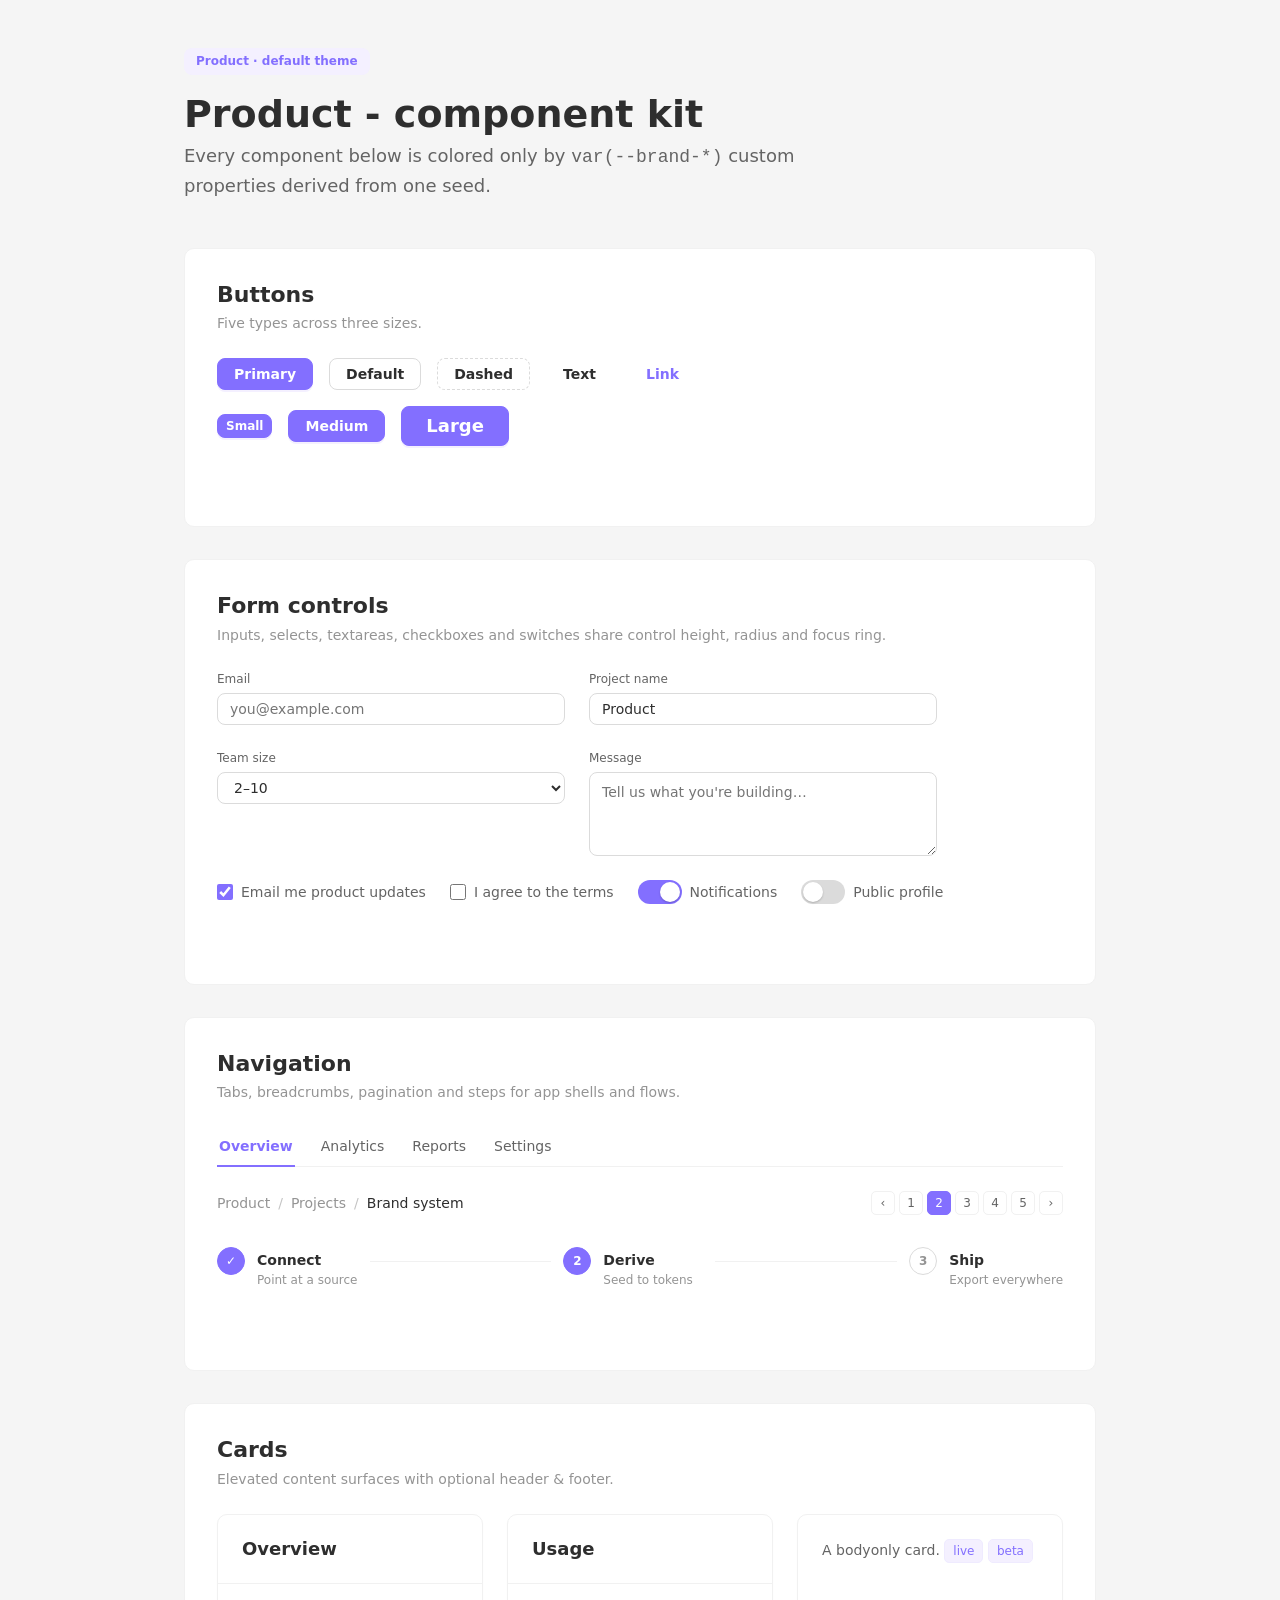
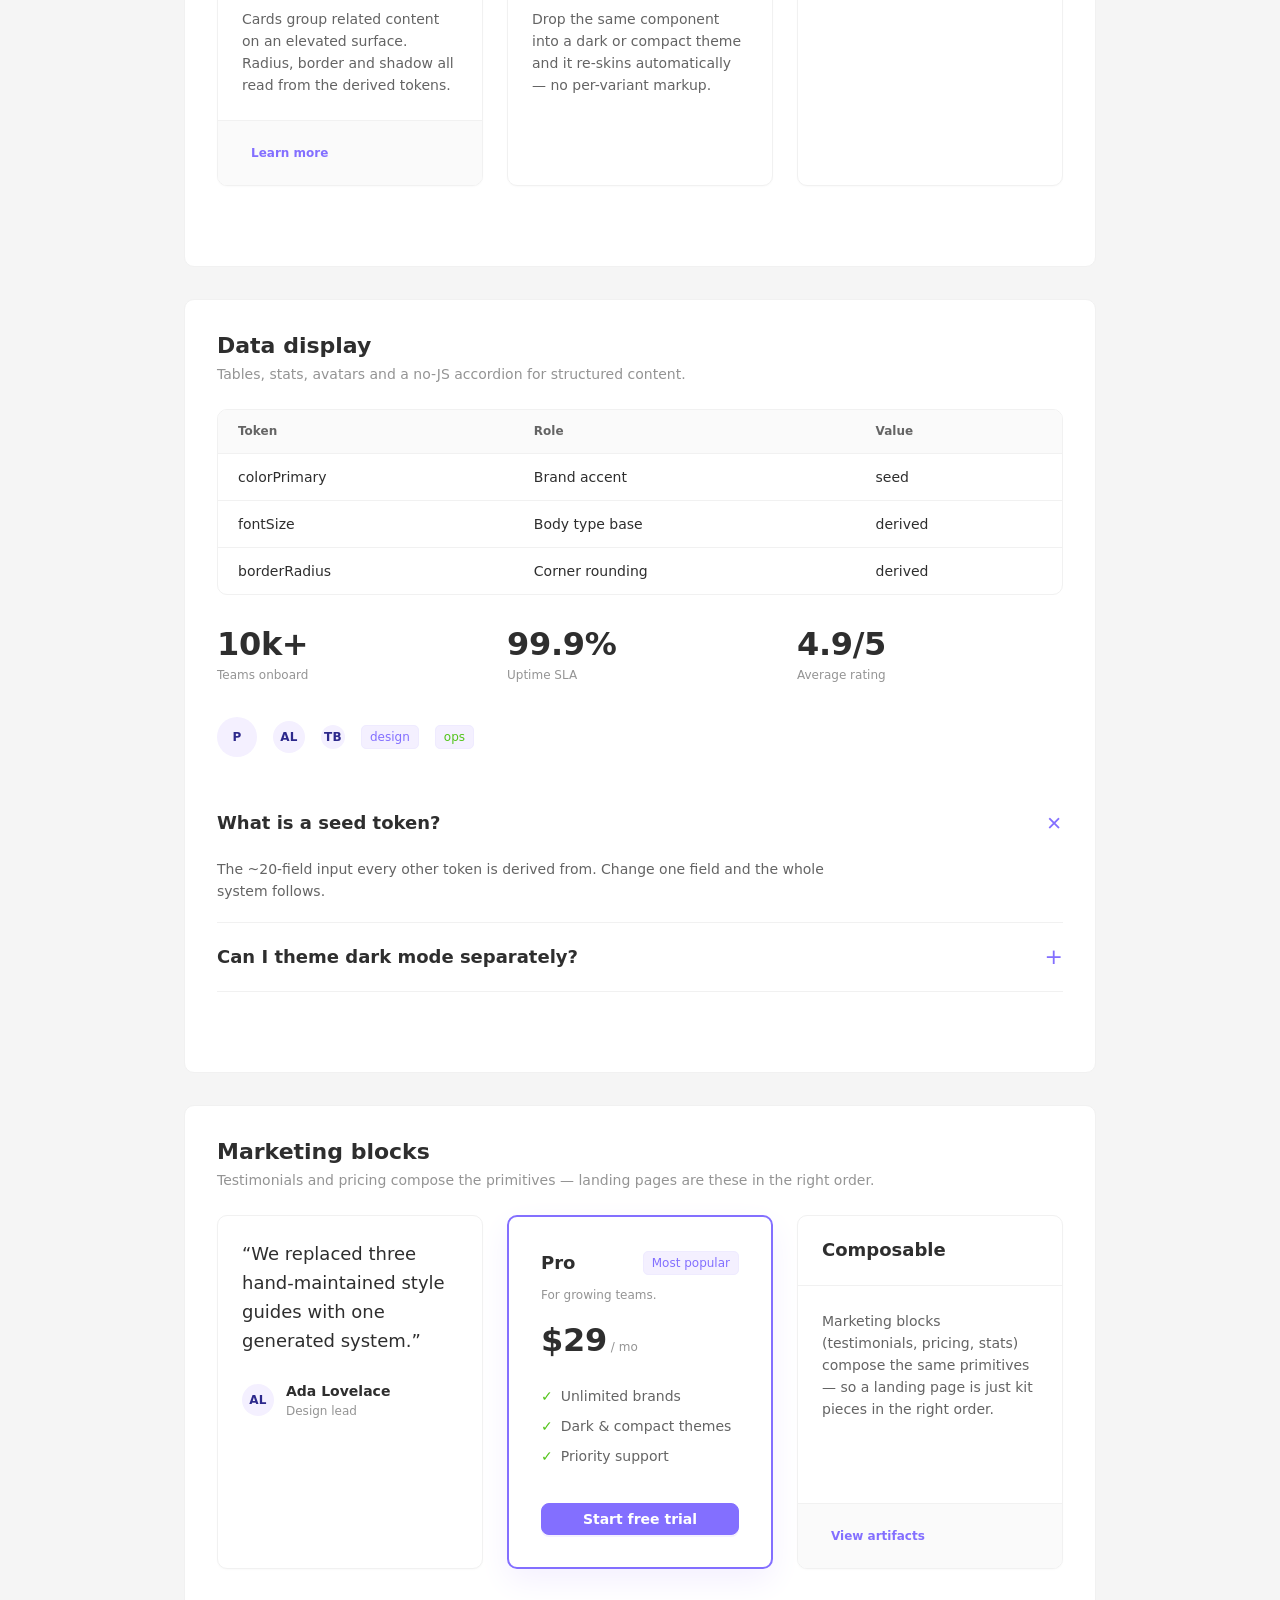
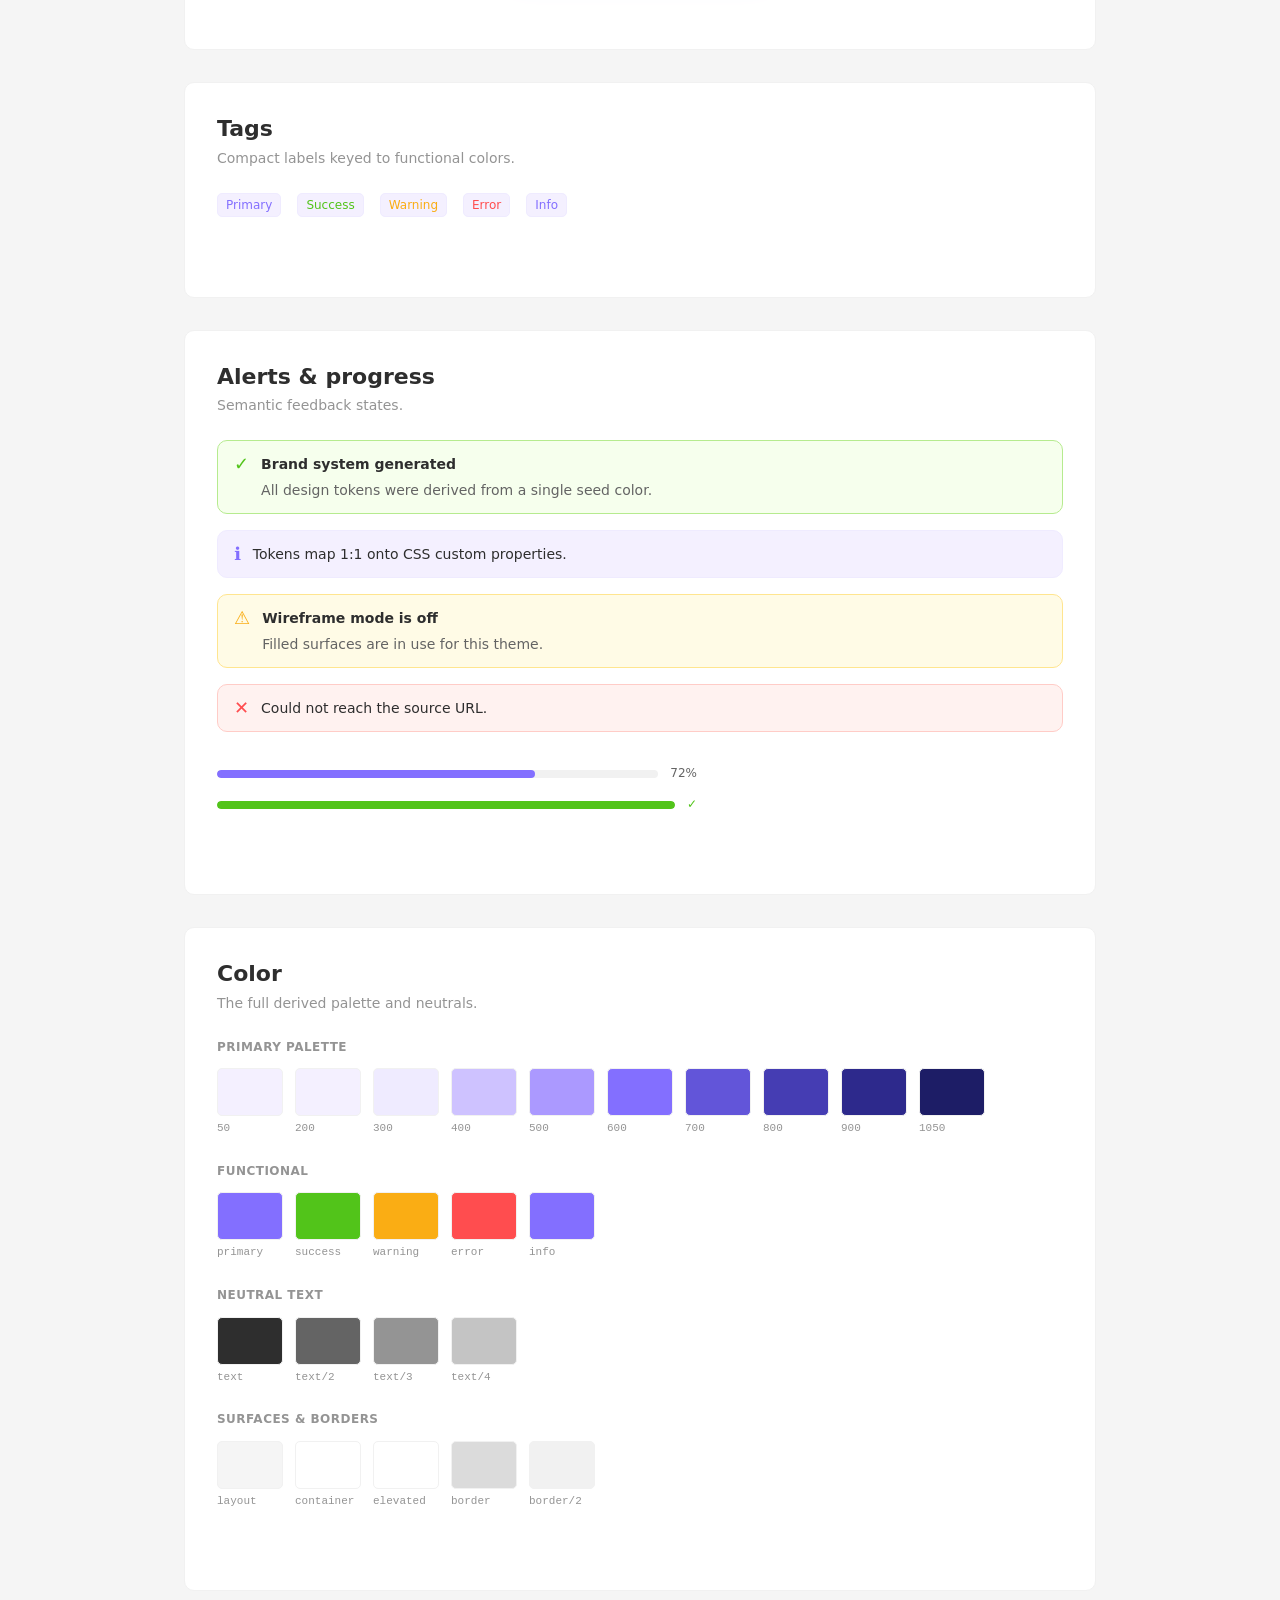
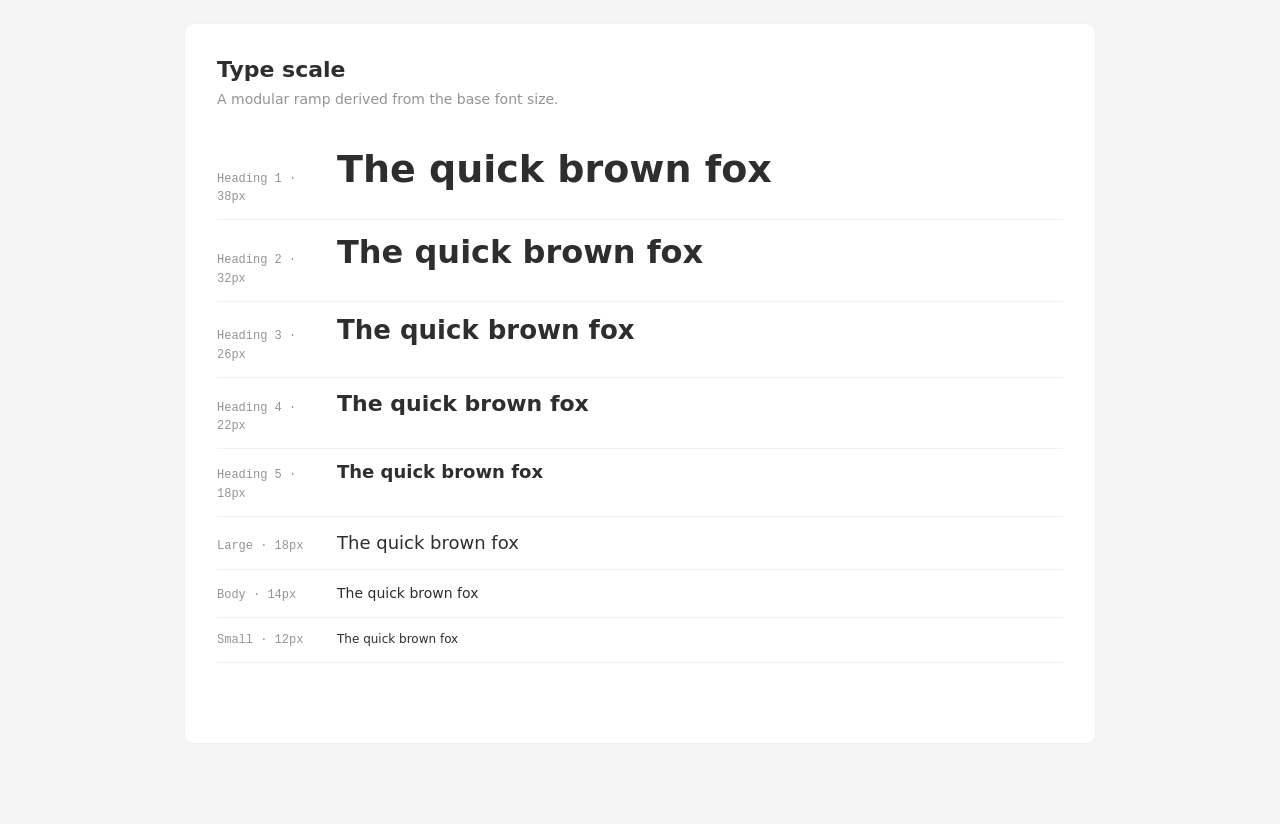
<file: skills/product-design-system/assets/system/kit.html>
<!doctype html>
<html lang="en">
<head>
<meta charset="utf-8">
<meta name="viewport" content="width=device-width, initial-scale=1">
<title>Product - component kit</title>

<style>
:root{
  --brand-color-primary: #836fff;
  --brand-color-primary-bg: #f4f0ff;
  --brand-color-primary-bg-hover: #f4f0ff;
  --brand-color-primary-border: #efebff;
  --brand-color-primary-border-hover: #cec2ff;
  --brand-color-primary-hover: #ab99ff;
  --brand-color-primary-active: #6255d9;
  --brand-color-primary-text: #2d298c;
  --brand-color-success: #52c41a;
  --brand-color-success-bg: #f6ffed;
  --brand-color-success-border: #b6eb8f;
  --brand-color-success-hover: #72d13d;
  --brand-color-success-active: #389e0d;
  --brand-color-warning: #faad14;
  --brand-color-warning-bg: #fffbe6;
  --brand-color-warning-border: #ffe58f;
  --brand-color-warning-hover: #ffc53d;
  --brand-color-warning-active: #d48806;
  --brand-color-error: #ff4d4f;
  --brand-color-error-bg: #fff2f0;
  --brand-color-error-border: #ffccc7;
  --brand-color-error-hover: #ff7875;
  --brand-color-error-active: #d9363d;
  --brand-color-info: #836fff;
  --brand-color-info-bg: #f4f0ff;
  --brand-color-info-border: #efebff;
  --brand-color-link: #836fff;
  --brand-color-link-hover: #ab99ff;
  --brand-color-link-active: #6255d9;
  --brand-color-text: #2e2e2e;
  --brand-color-text-secondary: #646464;
  --brand-color-text-tertiary: #949494;
  --brand-color-text-quaternary: #c4c4c4;
  --brand-color-fill: #dbdbdb;
  --brand-color-fill-secondary: #f1f1f1;
  --brand-color-fill-tertiary: #f5f5f5;
  --brand-color-fill-quaternary: #fafafa;
  --brand-color-bg-layout: #f5f5f5;
  --brand-color-bg-container: #ffffff;
  --brand-color-bg-elevated: #ffffff;
  --brand-color-border: #dbdbdb;
  --brand-color-border-secondary: #f1f1f1;
  --brand-font-family: 'PingFang SC', 'Hiragino Sans GB', 'Microsoft YaHei', system-ui, -apple-system, 'Segoe UI', sans-serif;
  --brand-font-family-code: 'SFMono-Regular', Consolas, 'Liberation Mono', Menlo, Courier, monospace;
  --brand-font-size: 14px;
  --brand-font-size-sm: 12px;
  --brand-font-size-lg: 18px;
  --brand-font-size-xl: 22px;
  --brand-font-size-heading-1: 38px;
  --brand-font-size-heading-2: 32px;
  --brand-font-size-heading-3: 26px;
  --brand-font-size-heading-4: 22px;
  --brand-font-size-heading-5: 18px;
  --brand-line-height: 1.5714285714285714;
  --brand-line-height-heading: 1.25;
  --brand-font-weight-strong: 600;
  --brand-size-xxs: 4px;
  --brand-size-xs: 8px;
  --brand-size-sm: 12px;
  --brand-size: 16px;
  --brand-size-md: 20px;
  --brand-size-lg: 24px;
  --brand-size-xl: 32px;
  --brand-size-xxl: 48px;
  --brand-border-radius-xs: 3px;
  --brand-border-radius-sm: 5px;
  --brand-border-radius: 8px;
  --brand-border-radius-lg: 10px;
  --brand-line-width: 1px;
  --brand-control-height-xs: 16px;
  --brand-control-height-sm: 24px;
  --brand-control-height: 32px;
  --brand-control-height-lg: 40px;
  --brand-motion-duration-fast: 0.1s;
  --brand-motion-duration-mid: 0.2s;
  --brand-motion-duration-slow: 0.3s;
  --brand-motion-ease-in-out: cubic-bezier(0.645, 0.045, 0.355, 1);
  --brand-motion-ease-out: cubic-bezier(0.215, 0.61, 0.355, 1);
  --brand-primary-palette-1: #f4f0ff;
  --brand-primary-palette-2: #f4f0ff;
  --brand-primary-palette-3: #efebff;
  --brand-primary-palette-4: #cec2ff;
  --brand-primary-palette-5: #ab99ff;
  --brand-primary-palette-6: #836fff;
  --brand-primary-palette-7: #6255d9;
  --brand-primary-palette-8: #453db3;
  --brand-primary-palette-9: #2d298c;
  --brand-primary-palette-10: #1d1d66;
  --brand-presets-red-1: #fff1f0;
  --brand-presets-red-2: #ffcbc7;
  --brand-presets-red-3: #ffa39e;
  --brand-presets-red-4: #ff7775;
  --brand-presets-red-5: #ff4d50;
  --brand-presets-red-6: #f5222d;
  --brand-presets-red-7: #cf1323;
  --brand-presets-red-8: #a8071a;
  --brand-presets-red-9: #820014;
  --brand-presets-red-10: #5c0011;
  --brand-presets-volcano-1: #fff2e8;
  --brand-presets-volcano-2: #ffd8bf;
  --brand-presets-volcano-3: #ffbb96;
  --brand-presets-volcano-4: #ff9c6e;
  --brand-presets-volcano-5: #ff7a45;
  --brand-presets-volcano-6: #fa541c;
  --brand-presets-volcano-7: #d4380d;
  --brand-presets-volcano-8: #ad2202;
  --brand-presets-volcano-9: #871500;
  --brand-presets-volcano-10: #610c00;
  --brand-presets-orange-1: #fff7e6;
  --brand-presets-orange-2: #ffe7ba;
  --brand-presets-orange-3: #ffd591;
  --brand-presets-orange-4: #ffc069;
  --brand-presets-orange-5: #ffa940;
  --brand-presets-orange-6: #fa8c16;
  --brand-presets-orange-7: #d46b08;
  --brand-presets-orange-8: #ad4e00;
  --brand-presets-orange-9: #873800;
  --brand-presets-orange-10: #612500;
  --brand-presets-gold-1: #fffbe6;
  --brand-presets-gold-2: #fff1b8;
  --brand-presets-gold-3: #ffe58f;
  --brand-presets-gold-4: #ffd666;
  --brand-presets-gold-5: #ffc53d;
  --brand-presets-gold-6: #faad14;
  --brand-presets-gold-7: #d48806;
  --brand-presets-gold-8: #ad6800;
  --brand-presets-gold-9: #874c00;
  --brand-presets-gold-10: #613400;
  --brand-presets-yellow-1: #feffe6;
  --brand-presets-yellow-2: #ffffb8;
  --brand-presets-yellow-3: #fffb8f;
  --brand-presets-yellow-4: #fff566;
  --brand-presets-yellow-5: #ffeb3d;
  --brand-presets-yellow-6: #fadb14;
  --brand-presets-yellow-7: #d4b106;
  --brand-presets-yellow-8: #ad8a00;
  --brand-presets-yellow-9: #876700;
  --brand-presets-yellow-10: #614700;
  --brand-presets-lime-1: #fcffe6;
  --brand-presets-lime-2: #f4ffb8;
  --brand-presets-lime-3: #eaff8f;
  --brand-presets-lime-4: #d3f261;
  --brand-presets-lime-5: #bae637;
  --brand-presets-lime-6: #a0d911;
  --brand-presets-lime-7: #7bb305;
  --brand-presets-lime-8: #5b8c00;
  --brand-presets-lime-9: #3f6600;
  --brand-presets-lime-10: #254000;
  --brand-presets-green-1: #f6ffed;
  --brand-presets-green-2: #d9f7be;
  --brand-presets-green-3: #b6eb8f;
  --brand-presets-green-4: #94de64;
  --brand-presets-green-5: #72d13d;
  --brand-presets-green-6: #52c41a;
  --brand-presets-green-7: #389e0d;
  --brand-presets-green-8: #227804;
  --brand-presets-green-9: #135200;
  --brand-presets-green-10: #092b00;
  --brand-presets-cyan-1: #e6fffb;
  --brand-presets-cyan-2: #b5f5ec;
  --brand-presets-cyan-3: #87e8de;
  --brand-presets-cyan-4: #5cdbd3;
  --brand-presets-cyan-5: #36cfc9;
  --brand-presets-cyan-6: #13c2c2;
  --brand-presets-cyan-7: #08979c;
  --brand-presets-cyan-8: #006d75;
  --brand-presets-cyan-9: #00474f;
  --brand-presets-cyan-10: #002329;
  --brand-presets-blue-1: #e6f4ff;
  --brand-presets-blue-2: #bae0ff;
  --brand-presets-blue-3: #91caff;
  --brand-presets-blue-4: #69b1ff;
  --brand-presets-blue-5: #4096ff;
  --brand-presets-blue-6: #1677ff;
  --brand-presets-blue-7: #0958d9;
  --brand-presets-blue-8: #003eb3;
  --brand-presets-blue-9: #002c8c;
  --brand-presets-blue-10: #001d66;
  --brand-presets-geekblue-1: #f0f5ff;
  --brand-presets-geekblue-2: #d6e4ff;
  --brand-presets-geekblue-3: #adc6ff;
  --brand-presets-geekblue-4: #85a5ff;
  --brand-presets-geekblue-5: #597df7;
  --brand-presets-geekblue-6: #2f54eb;
  --brand-presets-geekblue-7: #1d39c4;
  --brand-presets-geekblue-8: #10229e;
  --brand-presets-geekblue-9: #061178;
  --brand-presets-geekblue-10: #030852;
  --brand-presets-purple-1: #f9f0ff;
  --brand-presets-purple-2: #efdbff;
  --brand-presets-purple-3: #d4adf7;
  --brand-presets-purple-4: #b37feb;
  --brand-presets-purple-5: #9254de;
  --brand-presets-purple-6: #722ed1;
  --brand-presets-purple-7: #531dab;
  --brand-presets-purple-8: #391085;
  --brand-presets-purple-9: #22075e;
  --brand-presets-purple-10: #120338;
  --brand-presets-magenta-1: #fff0f6;
  --brand-presets-magenta-2: #ffd6e7;
  --brand-presets-magenta-3: #ffadd2;
  --brand-presets-magenta-4: #ff85bf;
  --brand-presets-magenta-5: #f759aa;
  --brand-presets-magenta-6: #eb2f96;
  --brand-presets-magenta-7: #c41d7e;
  --brand-presets-magenta-8: #9e1067;
  --brand-presets-magenta-9: #780650;
  --brand-presets-magenta-10: #520339;
  --brand-presets-grey-1: #a6a6a6;
  --brand-presets-grey-2: #999999;
  --brand-presets-grey-3: #8c8c8c;
  --brand-presets-grey-4: #808080;
  --brand-presets-grey-5: #737373;
  --brand-presets-grey-6: #666666;
  --brand-presets-grey-7: #404040;
  --brand-presets-grey-8: #1a1a1a;
  --brand-presets-grey-9: #000000;
  --brand-presets-grey-10: #000000;
}
*{box-sizing:border-box}
html,body{margin:0;padding:0}
body{
  font-family:var(--brand-font-family);
  font-size:var(--brand-font-size);
  line-height:var(--brand-line-height);
  color:var(--brand-color-text);
  background:var(--brand-color-bg-layout);
  -webkit-font-smoothing:antialiased;
}
h1,h2,h3{font-family:'PingFang SC', 'Hiragino Sans GB', 'Microsoft YaHei', system-ui, -apple-system, 'Segoe UI', sans-serif, var(--brand-font-family)}
a{color:inherit}
a[role="button"]{transition:filter .15s ease,transform .15s ease}
a[role="button"]:hover{filter:brightness(1.07)}
a[role="button"]:active{filter:brightness(.95);transform:translateY(0.5px)}
input:focus,textarea:focus,select:focus{border-color:var(--brand-color-primary)!important;box-shadow:0 0 0 3px var(--brand-color-primary-bg);outline:none}
details.kit-acc>summary{list-style:none;cursor:pointer}
details.kit-acc>summary::-webkit-details-marker{display:none}
details.kit-acc .kit-acc-icon{transition:transform .18s ease}
details.kit-acc[open] .kit-acc-icon{transform:rotate(45deg)}
.wrap{max-width:960px;margin:0 auto;padding:var(--brand-size-xxl) var(--brand-size-lg)}
.panel{
  background:var(--brand-color-bg-container);
  border:var(--brand-line-width) solid var(--brand-color-border-secondary);
  border-radius:var(--brand-border-radius-lg);
  padding:var(--brand-size-xl);
  margin-bottom:var(--brand-size-xl);
}
</style>
</head>
<body>
<div class="wrap">
  <header style="margin-bottom:var(--brand-size-xxl)">
    <div style="display:inline-flex;align-items:center;gap:var(--brand-size-xs);padding:var(--brand-size-xxs) var(--brand-size-sm);border-radius:var(--brand-border-radius);background:var(--brand-color-primary-bg);color:var(--brand-color-primary);font-size:var(--brand-font-size-sm);font-weight:var(--brand-font-weight-strong)">Product · default theme</div>
    <h1 style="margin:var(--brand-size) 0 var(--brand-size-xxs);font-size:var(--brand-font-size-heading-1);font-weight:var(--brand-font-weight-strong);line-height:var(--brand-line-height-heading);color:var(--brand-color-text)">Product - component kit</h1>
    <p style="margin:0;max-width:60ch;font-size:var(--brand-font-size-lg);color:var(--brand-color-text-secondary)">Every component below is colored only by <code style="font-family:var(--brand-font-family-code)">var(--brand-*)</code> custom properties derived from one seed.</p>
  </header>

  <div class="panel"><section style="margin-bottom:var(--brand-size-xxl)">
    <h2 style="margin:0;font-size:var(--brand-font-size-heading-4);font-weight:var(--brand-font-weight-strong);line-height:var(--brand-line-height-heading);color:var(--brand-color-text)">Buttons</h2>
    <p style="margin:var(--brand-size-xxs) 0 var(--brand-size-lg);font-size:var(--brand-font-size);color:var(--brand-color-text-tertiary)">Five types across three sizes.</p>
    <div style="display:flex;flex-wrap:wrap;gap:var(--brand-size);align-items:center">
    <a role="button" tabindex="0" style="display:inline-flex;align-items:center;justify-content:center;box-sizing:border-box;cursor:pointer;white-space:nowrap;user-select:none;font-family:var(--brand-font-family);font-weight:var(--brand-font-weight-strong);line-height:1;text-decoration:none;transition:all var(--brand-motion-duration-mid) var(--brand-motion-ease-in-out);height:var(--brand-control-height);padding:0 var(--brand-size);font-size:var(--brand-font-size);border-radius:var(--brand-border-radius);border:var(--brand-line-width) solid transparent;background:var(--brand-color-primary);color:#fff;border-color:var(--brand-color-primary);box-shadow:0 2px 0 var(--brand-color-primary-bg)">Primary</a>
    <a role="button" tabindex="0" style="display:inline-flex;align-items:center;justify-content:center;box-sizing:border-box;cursor:pointer;white-space:nowrap;user-select:none;font-family:var(--brand-font-family);font-weight:var(--brand-font-weight-strong);line-height:1;text-decoration:none;transition:all var(--brand-motion-duration-mid) var(--brand-motion-ease-in-out);height:var(--brand-control-height);padding:0 var(--brand-size);font-size:var(--brand-font-size);border-radius:var(--brand-border-radius);border:var(--brand-line-width) solid transparent;background:var(--brand-color-bg-container);color:var(--brand-color-text);border-color:var(--brand-color-border)">Default</a>
    <a role="button" tabindex="0" style="display:inline-flex;align-items:center;justify-content:center;box-sizing:border-box;cursor:pointer;white-space:nowrap;user-select:none;font-family:var(--brand-font-family);font-weight:var(--brand-font-weight-strong);line-height:1;text-decoration:none;transition:all var(--brand-motion-duration-mid) var(--brand-motion-ease-in-out);height:var(--brand-control-height);padding:0 var(--brand-size);font-size:var(--brand-font-size);border-radius:var(--brand-border-radius);border:var(--brand-line-width) solid transparent;background:var(--brand-color-bg-container);color:var(--brand-color-text);border-color:var(--brand-color-border);border-style:dashed">Dashed</a>
    <a role="button" tabindex="0" style="display:inline-flex;align-items:center;justify-content:center;box-sizing:border-box;cursor:pointer;white-space:nowrap;user-select:none;font-family:var(--brand-font-family);font-weight:var(--brand-font-weight-strong);line-height:1;text-decoration:none;transition:all var(--brand-motion-duration-mid) var(--brand-motion-ease-in-out);height:var(--brand-control-height);padding:0 var(--brand-size);font-size:var(--brand-font-size);border-radius:var(--brand-border-radius);border:var(--brand-line-width) solid transparent;background:transparent;color:var(--brand-color-text);border-color:transparent">Text</a>
    <a role="button" tabindex="0" style="display:inline-flex;align-items:center;justify-content:center;box-sizing:border-box;cursor:pointer;white-space:nowrap;user-select:none;font-family:var(--brand-font-family);font-weight:var(--brand-font-weight-strong);line-height:1;text-decoration:none;transition:all var(--brand-motion-duration-mid) var(--brand-motion-ease-in-out);height:var(--brand-control-height);padding:0 var(--brand-size);font-size:var(--brand-font-size);border-radius:var(--brand-border-radius);border:var(--brand-line-width) solid transparent;background:transparent;color:var(--brand-color-link);border-color:transparent">Link</a>
  </div>
  <div style="display:flex;flex-wrap:wrap;gap:var(--brand-size);align-items:center;margin-top:var(--brand-size)">
    <a role="button" tabindex="0" style="display:inline-flex;align-items:center;justify-content:center;box-sizing:border-box;cursor:pointer;white-space:nowrap;user-select:none;font-family:var(--brand-font-family);font-weight:var(--brand-font-weight-strong);line-height:1;text-decoration:none;transition:all var(--brand-motion-duration-mid) var(--brand-motion-ease-in-out);height:var(--brand-control-height-sm);padding:0 var(--brand-size-xs);font-size:var(--brand-font-size-sm);border-radius:var(--brand-border-radius);border:var(--brand-line-width) solid transparent;background:var(--brand-color-primary);color:#fff;border-color:var(--brand-color-primary);box-shadow:0 2px 0 var(--brand-color-primary-bg)">Small</a>
    <a role="button" tabindex="0" style="display:inline-flex;align-items:center;justify-content:center;box-sizing:border-box;cursor:pointer;white-space:nowrap;user-select:none;font-family:var(--brand-font-family);font-weight:var(--brand-font-weight-strong);line-height:1;text-decoration:none;transition:all var(--brand-motion-duration-mid) var(--brand-motion-ease-in-out);height:var(--brand-control-height);padding:0 var(--brand-size);font-size:var(--brand-font-size);border-radius:var(--brand-border-radius);border:var(--brand-line-width) solid transparent;background:var(--brand-color-primary);color:#fff;border-color:var(--brand-color-primary);box-shadow:0 2px 0 var(--brand-color-primary-bg)">Medium</a>
    <a role="button" tabindex="0" style="display:inline-flex;align-items:center;justify-content:center;box-sizing:border-box;cursor:pointer;white-space:nowrap;user-select:none;font-family:var(--brand-font-family);font-weight:var(--brand-font-weight-strong);line-height:1;text-decoration:none;transition:all var(--brand-motion-duration-mid) var(--brand-motion-ease-in-out);height:var(--brand-control-height-lg);padding:0 var(--brand-size-lg);font-size:var(--brand-font-size-lg);border-radius:var(--brand-border-radius);border:var(--brand-line-width) solid transparent;background:var(--brand-color-primary);color:#fff;border-color:var(--brand-color-primary);box-shadow:0 2px 0 var(--brand-color-primary-bg)">Large</a>
  </div>
  </section></div>
  <div class="panel"><section style="margin-bottom:var(--brand-size-xxl)">
    <h2 style="margin:0;font-size:var(--brand-font-size-heading-4);font-weight:var(--brand-font-weight-strong);line-height:var(--brand-line-height-heading);color:var(--brand-color-text)">Form controls</h2>
    <p style="margin:var(--brand-size-xxs) 0 var(--brand-size-lg);font-size:var(--brand-font-size);color:var(--brand-color-text-tertiary)">Inputs, selects, textareas, checkboxes and switches share control height, radius and focus ring.</p>
    <div style="display:grid;grid-template-columns:repeat(auto-fit,minmax(240px,1fr));gap:var(--brand-size-lg);max-width:720px">
    <div><label style="display:block;margin-bottom:var(--brand-size-xxs);font-family:var(--brand-font-family);font-size:var(--brand-font-size-sm);color:var(--brand-color-text-secondary)">Email</label><input type="text" placeholder="you@example.com" style="box-sizing:border-box;width:100%;height:var(--brand-control-height);padding:0 var(--brand-size-sm);font-family:var(--brand-font-family);font-size:var(--brand-font-size);line-height:var(--brand-line-height);color:var(--brand-color-text);background:var(--brand-color-bg-container);border:var(--brand-line-width) solid var(--brand-color-border);border-radius:var(--brand-border-radius);outline:none;transition:border-color var(--brand-motion-duration-mid) var(--brand-motion-ease-in-out)"></div>
    <div><label style="display:block;margin-bottom:var(--brand-size-xxs);font-family:var(--brand-font-family);font-size:var(--brand-font-size-sm);color:var(--brand-color-text-secondary)">Project name</label><input type="text" value="Product" style="box-sizing:border-box;width:100%;height:var(--brand-control-height);padding:0 var(--brand-size-sm);font-family:var(--brand-font-family);font-size:var(--brand-font-size);line-height:var(--brand-line-height);color:var(--brand-color-text);background:var(--brand-color-bg-container);border:var(--brand-line-width) solid var(--brand-color-border);border-radius:var(--brand-border-radius);outline:none;transition:border-color var(--brand-motion-duration-mid) var(--brand-motion-ease-in-out)"></div>
    <div><label style="display:block;margin-bottom:var(--brand-size-xxs);font-family:var(--brand-font-family);font-size:var(--brand-font-size-sm);color:var(--brand-color-text-secondary)">Team size</label><select style="box-sizing:border-box;width:100%;height:var(--brand-control-height);padding:0 var(--brand-size-sm);font-family:var(--brand-font-family);font-size:var(--brand-font-size);color:var(--brand-color-text);background:var(--brand-color-bg-container);border:var(--brand-line-width) solid var(--brand-color-border);border-radius:var(--brand-border-radius);outline:none"><option>Just me</option><option selected>2–10</option><option>11–50</option><option>50+</option></select></div>
    <div><label style="display:block;margin-bottom:var(--brand-size-xxs);font-family:var(--brand-font-family);font-size:var(--brand-font-size-sm);color:var(--brand-color-text-secondary)">Message</label><textarea rows="3" placeholder="Tell us what you're building…" style="box-sizing:border-box;display:block;width:100%;padding:var(--brand-size-xs) var(--brand-size-sm);font-family:var(--brand-font-family);font-size:var(--brand-font-size);line-height:var(--brand-line-height);color:var(--brand-color-text);background:var(--brand-color-bg-container);border:var(--brand-line-width) solid var(--brand-color-border);border-radius:var(--brand-border-radius);resize:vertical;outline:none"></textarea></div>
  </div>
  <div style="display:flex;flex-wrap:wrap;gap:var(--brand-size);align-items:center;margin-top:var(--brand-size-lg);gap:var(--brand-size-lg)">
    <label style="display:inline-flex;align-items:flex-start;gap:var(--brand-size-xs);font-family:var(--brand-font-family);font-size:var(--brand-font-size);line-height:var(--brand-line-height);color:var(--brand-color-text-secondary);cursor:pointer"><input type="checkbox" checked style="accent-color:var(--brand-color-primary);width:16px;height:16px;margin:3px 0 0;flex:0 0 auto"><span>Email me product updates</span></label>
    <label style="display:inline-flex;align-items:flex-start;gap:var(--brand-size-xs);font-family:var(--brand-font-family);font-size:var(--brand-font-size);line-height:var(--brand-line-height);color:var(--brand-color-text-secondary);cursor:pointer"><input type="checkbox" style="accent-color:var(--brand-color-primary);width:16px;height:16px;margin:3px 0 0;flex:0 0 auto"><span>I agree to the terms</span></label>
    <span style="display:inline-flex;align-items:center;gap:var(--brand-size-xs);"><span style="display:inline-flex;align-items:center;flex:0 0 auto;width:44px;height:24px;padding:2px;border-radius:12px;box-sizing:border-box;transition:background var(--brand-motion-duration-mid) var(--brand-motion-ease-in-out);background:var(--brand-color-primary);justify-content:flex-end"><span style="width:20px;height:20px;border-radius:50%;background:#fff;box-shadow:0 1px 2px rgba(0,0,0,0.2);"></span></span><span style="font-family:var(--brand-font-family);font-size:var(--brand-font-size);color:var(--brand-color-text-secondary);">Notifications</span></span>
    <span style="display:inline-flex;align-items:center;gap:var(--brand-size-xs);"><span style="display:inline-flex;align-items:center;flex:0 0 auto;width:44px;height:24px;padding:2px;border-radius:12px;box-sizing:border-box;transition:background var(--brand-motion-duration-mid) var(--brand-motion-ease-in-out);background:var(--brand-color-fill);justify-content:flex-start"><span style="width:20px;height:20px;border-radius:50%;background:#fff;box-shadow:0 1px 2px rgba(0,0,0,0.2);"></span></span><span style="font-family:var(--brand-font-family);font-size:var(--brand-font-size);color:var(--brand-color-text-secondary);">Public profile</span></span>
  </div>
  </section></div>
  <div class="panel"><section style="margin-bottom:var(--brand-size-xxl)">
    <h2 style="margin:0;font-size:var(--brand-font-size-heading-4);font-weight:var(--brand-font-weight-strong);line-height:var(--brand-line-height-heading);color:var(--brand-color-text)">Navigation</h2>
    <p style="margin:var(--brand-size-xxs) 0 var(--brand-size-lg);font-size:var(--brand-font-size);color:var(--brand-color-text-tertiary)">Tabs, breadcrumbs, pagination and steps for app shells and flows.</p>
    <div style="display:flex;gap:var(--brand-size-lg);border-bottom:var(--brand-line-width) solid var(--brand-color-border-secondary)"><span style="padding:var(--brand-size-xs) 2px;margin-bottom:calc(-1 * var(--brand-line-width));font-family:var(--brand-font-family);font-size:var(--brand-font-size);cursor:pointer;white-space:nowrap;color:var(--brand-color-primary);font-weight:var(--brand-font-weight-strong);border-bottom:2px solid var(--brand-color-primary)">Overview</span><span style="padding:var(--brand-size-xs) 2px;margin-bottom:calc(-1 * var(--brand-line-width));font-family:var(--brand-font-family);font-size:var(--brand-font-size);cursor:pointer;white-space:nowrap;color:var(--brand-color-text-secondary);border-bottom:2px solid transparent">Analytics</span><span style="padding:var(--brand-size-xs) 2px;margin-bottom:calc(-1 * var(--brand-line-width));font-family:var(--brand-font-family);font-size:var(--brand-font-size);cursor:pointer;white-space:nowrap;color:var(--brand-color-text-secondary);border-bottom:2px solid transparent">Reports</span><span style="padding:var(--brand-size-xs) 2px;margin-bottom:calc(-1 * var(--brand-line-width));font-family:var(--brand-font-family);font-size:var(--brand-font-size);cursor:pointer;white-space:nowrap;color:var(--brand-color-text-secondary);border-bottom:2px solid transparent">Settings</span></div>
  <div style="display:flex;flex-wrap:wrap;gap:var(--brand-size);align-items:center;margin-top:var(--brand-size-lg);justify-content:space-between;gap:var(--brand-size-lg)">
    <nav style="display:inline-flex;align-items:center;gap:var(--brand-size-xs);font-family:var(--brand-font-family);font-size:var(--brand-font-size);"><span style="color:var(--brand-color-text-tertiary);">Product</span><span style="color:var(--brand-color-text-quaternary);">/</span><span style="color:var(--brand-color-text-tertiary);">Projects</span><span style="color:var(--brand-color-text-quaternary);">/</span><span style="color:var(--brand-color-text);">Brand system</span></nav>
    <div style="display:inline-flex;gap:var(--brand-size-xxs);align-items:center;"><span style="display:inline-flex;align-items:center;justify-content:center;min-width:var(--brand-control-height-sm);height:var(--brand-control-height-sm);padding:0 var(--brand-size-xxs);border-radius:var(--brand-border-radius-sm);font-family:var(--brand-font-family);font-size:var(--brand-font-size-sm);cursor:pointer;user-select:none;box-sizing:border-box;border:var(--brand-line-width) solid var(--brand-color-border-secondary);background:var(--brand-color-bg-container);color:var(--brand-color-text-secondary)">&lsaquo;</span><span style="display:inline-flex;align-items:center;justify-content:center;min-width:var(--brand-control-height-sm);height:var(--brand-control-height-sm);padding:0 var(--brand-size-xxs);border-radius:var(--brand-border-radius-sm);font-family:var(--brand-font-family);font-size:var(--brand-font-size-sm);cursor:pointer;user-select:none;box-sizing:border-box;border:var(--brand-line-width) solid var(--brand-color-border-secondary);background:var(--brand-color-bg-container);color:var(--brand-color-text-secondary)">1</span><span style="display:inline-flex;align-items:center;justify-content:center;min-width:var(--brand-control-height-sm);height:var(--brand-control-height-sm);padding:0 var(--brand-size-xxs);border-radius:var(--brand-border-radius-sm);font-family:var(--brand-font-family);font-size:var(--brand-font-size-sm);cursor:pointer;user-select:none;box-sizing:border-box;border:var(--brand-line-width) solid var(--brand-color-primary);background:var(--brand-color-primary);color:#fff">2</span><span style="display:inline-flex;align-items:center;justify-content:center;min-width:var(--brand-control-height-sm);height:var(--brand-control-height-sm);padding:0 var(--brand-size-xxs);border-radius:var(--brand-border-radius-sm);font-family:var(--brand-font-family);font-size:var(--brand-font-size-sm);cursor:pointer;user-select:none;box-sizing:border-box;border:var(--brand-line-width) solid var(--brand-color-border-secondary);background:var(--brand-color-bg-container);color:var(--brand-color-text-secondary)">3</span><span style="display:inline-flex;align-items:center;justify-content:center;min-width:var(--brand-control-height-sm);height:var(--brand-control-height-sm);padding:0 var(--brand-size-xxs);border-radius:var(--brand-border-radius-sm);font-family:var(--brand-font-family);font-size:var(--brand-font-size-sm);cursor:pointer;user-select:none;box-sizing:border-box;border:var(--brand-line-width) solid var(--brand-color-border-secondary);background:var(--brand-color-bg-container);color:var(--brand-color-text-secondary)">4</span><span style="display:inline-flex;align-items:center;justify-content:center;min-width:var(--brand-control-height-sm);height:var(--brand-control-height-sm);padding:0 var(--brand-size-xxs);border-radius:var(--brand-border-radius-sm);font-family:var(--brand-font-family);font-size:var(--brand-font-size-sm);cursor:pointer;user-select:none;box-sizing:border-box;border:var(--brand-line-width) solid var(--brand-color-border-secondary);background:var(--brand-color-bg-container);color:var(--brand-color-text-secondary)">5</span><span style="display:inline-flex;align-items:center;justify-content:center;min-width:var(--brand-control-height-sm);height:var(--brand-control-height-sm);padding:0 var(--brand-size-xxs);border-radius:var(--brand-border-radius-sm);font-family:var(--brand-font-family);font-size:var(--brand-font-size-sm);cursor:pointer;user-select:none;box-sizing:border-box;border:var(--brand-line-width) solid var(--brand-color-border-secondary);background:var(--brand-color-bg-container);color:var(--brand-color-text-secondary)">&rsaquo;</span></div>
  </div>
  <div style="margin-top:var(--brand-size-xl);">
    <div style="display:flex;gap:var(--brand-size-sm);align-items:flex-start;flex-wrap:wrap;font-family:var(--brand-font-family);"><div style="flex:0 1 auto;min-width:140px;display:flex;gap:var(--brand-size-sm);align-items:flex-start"><span style="display:inline-flex;align-items:center;justify-content:center;flex:0 0 auto;width:28px;height:28px;border-radius:50%;font-size:var(--brand-font-size-sm);font-weight:var(--brand-font-weight-strong);box-sizing:border-box;border:var(--brand-line-width) solid var(--brand-color-primary);background:var(--brand-color-primary);color:#fff">&#10003;</span><div style="min-width:0;padding-top:4px;"><div style="font-weight:var(--brand-font-weight-strong);font-size:var(--brand-font-size);color:var(--brand-color-text);line-height:1.3">Connect</div><div style="margin-top:2px;font-size:var(--brand-font-size-sm);color:var(--brand-color-text-tertiary);line-height:var(--brand-line-height)">Point at a source</div></div></div><div style="flex:1 1 var(--brand-size-xl);min-width:var(--brand-size-md);height:var(--brand-line-width);background:var(--brand-color-border-secondary);margin-top:14px"></div><div style="flex:0 1 auto;min-width:140px;display:flex;gap:var(--brand-size-sm);align-items:flex-start"><span style="display:inline-flex;align-items:center;justify-content:center;flex:0 0 auto;width:28px;height:28px;border-radius:50%;font-size:var(--brand-font-size-sm);font-weight:var(--brand-font-weight-strong);box-sizing:border-box;border:var(--brand-line-width) solid var(--brand-color-primary);background:var(--brand-color-primary);color:#fff">2</span><div style="min-width:0;padding-top:4px;"><div style="font-weight:var(--brand-font-weight-strong);font-size:var(--brand-font-size);color:var(--brand-color-text);line-height:1.3">Derive</div><div style="margin-top:2px;font-size:var(--brand-font-size-sm);color:var(--brand-color-text-tertiary);line-height:var(--brand-line-height)">Seed to tokens</div></div></div><div style="flex:1 1 var(--brand-size-xl);min-width:var(--brand-size-md);height:var(--brand-line-width);background:var(--brand-color-border-secondary);margin-top:14px"></div><div style="flex:0 1 auto;min-width:140px;display:flex;gap:var(--brand-size-sm);align-items:flex-start"><span style="display:inline-flex;align-items:center;justify-content:center;flex:0 0 auto;width:28px;height:28px;border-radius:50%;font-size:var(--brand-font-size-sm);font-weight:var(--brand-font-weight-strong);box-sizing:border-box;border:var(--brand-line-width) solid var(--brand-color-border);background:var(--brand-color-bg-container);color:var(--brand-color-text-tertiary)">3</span><div style="min-width:0;padding-top:4px;"><div style="font-weight:var(--brand-font-weight-strong);font-size:var(--brand-font-size);color:var(--brand-color-text);line-height:1.3">Ship</div><div style="margin-top:2px;font-size:var(--brand-font-size-sm);color:var(--brand-color-text-tertiary);line-height:var(--brand-line-height)">Export everywhere</div></div></div></div>
  </div>
  </section></div>
  <div class="panel"><section style="margin-bottom:var(--brand-size-xxl)">
    <h2 style="margin:0;font-size:var(--brand-font-size-heading-4);font-weight:var(--brand-font-weight-strong);line-height:var(--brand-line-height-heading);color:var(--brand-color-text)">Cards</h2>
    <p style="margin:var(--brand-size-xxs) 0 var(--brand-size-lg);font-size:var(--brand-font-size);color:var(--brand-color-text-tertiary)">Elevated content surfaces with optional header &amp; footer.</p>
    <div style="display:grid;grid-template-columns:repeat(auto-fit,minmax(220px,1fr));gap:var(--brand-size-lg)">
    <div style="display:flex;flex-direction:column;background:var(--brand-color-bg-container);border:var(--brand-line-width) solid var(--brand-color-border-secondary);border-radius:var(--brand-border-radius-lg);overflow:hidden;font-family:var(--brand-font-family);color:var(--brand-color-text);box-shadow:0 1px 2px var(--brand-color-fill-quaternary)"><div style="padding:var(--brand-size-md) var(--brand-size-lg);border-bottom:var(--brand-line-width) solid var(--brand-color-border-secondary);font-size:var(--brand-font-size-lg);font-weight:var(--brand-font-weight-strong);color:var(--brand-color-text)">Overview</div><div style="padding:var(--brand-size-lg);font-size:var(--brand-font-size);line-height:var(--brand-line-height);color:var(--brand-color-text-secondary);flex:1">Cards group related content on an elevated surface. Radius, border and shadow all read from the derived tokens.</div><div style="padding:var(--brand-size-md) var(--brand-size-lg);border-top:var(--brand-line-width) solid var(--brand-color-border-secondary);background:var(--brand-color-fill-quaternary)"><a role="button" tabindex="0" style="display:inline-flex;align-items:center;justify-content:center;box-sizing:border-box;cursor:pointer;white-space:nowrap;user-select:none;font-family:var(--brand-font-family);font-weight:var(--brand-font-weight-strong);line-height:1;text-decoration:none;transition:all var(--brand-motion-duration-mid) var(--brand-motion-ease-in-out);height:var(--brand-control-height-sm);padding:0 var(--brand-size-xs);font-size:var(--brand-font-size-sm);border-radius:var(--brand-border-radius);border:var(--brand-line-width) solid transparent;background:transparent;color:var(--brand-color-link);border-color:transparent">Learn more</a></div></div>
    <div style="display:flex;flex-direction:column;background:var(--brand-color-bg-container);border:var(--brand-line-width) solid var(--brand-color-border-secondary);border-radius:var(--brand-border-radius-lg);overflow:hidden;font-family:var(--brand-font-family);color:var(--brand-color-text);box-shadow:0 1px 2px var(--brand-color-fill-quaternary)"><div style="padding:var(--brand-size-md) var(--brand-size-lg);border-bottom:var(--brand-line-width) solid var(--brand-color-border-secondary);font-size:var(--brand-font-size-lg);font-weight:var(--brand-font-weight-strong);color:var(--brand-color-text)">Usage</div><div style="padding:var(--brand-size-lg);font-size:var(--brand-font-size);line-height:var(--brand-line-height);color:var(--brand-color-text-secondary);flex:1">Drop the same component into a dark or compact theme and it re-skins automatically — no per-variant markup.</div></div>
    <div style="display:flex;flex-direction:column;background:var(--brand-color-bg-container);border:var(--brand-line-width) solid var(--brand-color-border-secondary);border-radius:var(--brand-border-radius-lg);overflow:hidden;font-family:var(--brand-font-family);color:var(--brand-color-text);box-shadow:0 1px 2px var(--brand-color-fill-quaternary)"><div style="padding:var(--brand-size-lg);font-size:var(--brand-font-size);line-height:var(--brand-line-height);color:var(--brand-color-text-secondary);flex:1">A bodyonly card. <span style="display:inline-flex;align-items:center;height:var(--brand-control-height-sm);padding:0 var(--brand-size-xs);font-family:var(--brand-font-family);font-size:var(--brand-font-size-sm);line-height:1;color:var(--brand-color-primary);background:var(--brand-color-primary-bg);border:var(--brand-line-width) solid var(--brand-color-primary-border);border-radius:var(--brand-border-radius-sm)">live</span> <span style="display:inline-flex;align-items:center;height:var(--brand-control-height-sm);padding:0 var(--brand-size-xs);font-family:var(--brand-font-family);font-size:var(--brand-font-size-sm);line-height:1;color:var(--brand-color-primary);background:var(--brand-color-primary-bg);border:var(--brand-line-width) solid var(--brand-color-primary-border);border-radius:var(--brand-border-radius-sm)">beta</span></div></div>
  </div>
  </section></div>
  <div class="panel"><section style="margin-bottom:var(--brand-size-xxl)">
    <h2 style="margin:0;font-size:var(--brand-font-size-heading-4);font-weight:var(--brand-font-weight-strong);line-height:var(--brand-line-height-heading);color:var(--brand-color-text)">Data display</h2>
    <p style="margin:var(--brand-size-xxs) 0 var(--brand-size-lg);font-size:var(--brand-font-size);color:var(--brand-color-text-tertiary)">Tables, stats, avatars and a no-JS accordion for structured content.</p>
    <div style="border:var(--brand-line-width) solid var(--brand-color-border-secondary);border-radius:var(--brand-border-radius-lg);overflow:hidden;background:var(--brand-color-bg-container)"><table style="width:100%;border-collapse:collapse;font-family:var(--brand-font-family);"><thead><tr><th style="text-align:left;padding:var(--brand-size-sm) var(--brand-size-md);font-size:var(--brand-font-size-sm);font-weight:var(--brand-font-weight-strong);color:var(--brand-color-text-secondary);background:var(--brand-color-fill-quaternary);border-bottom:var(--brand-line-width) solid var(--brand-color-border-secondary);white-space:nowrap">Token</th><th style="text-align:left;padding:var(--brand-size-sm) var(--brand-size-md);font-size:var(--brand-font-size-sm);font-weight:var(--brand-font-weight-strong);color:var(--brand-color-text-secondary);background:var(--brand-color-fill-quaternary);border-bottom:var(--brand-line-width) solid var(--brand-color-border-secondary);white-space:nowrap">Role</th><th style="text-align:left;padding:var(--brand-size-sm) var(--brand-size-md);font-size:var(--brand-font-size-sm);font-weight:var(--brand-font-weight-strong);color:var(--brand-color-text-secondary);background:var(--brand-color-fill-quaternary);border-bottom:var(--brand-line-width) solid var(--brand-color-border-secondary);white-space:nowrap">Value</th></tr></thead><tbody><tr><td style="padding:var(--brand-size-sm) var(--brand-size-md);font-size:var(--brand-font-size);color:var(--brand-color-text);border-bottom:var(--brand-line-width) solid var(--brand-color-border-secondary)">colorPrimary</td><td style="padding:var(--brand-size-sm) var(--brand-size-md);font-size:var(--brand-font-size);color:var(--brand-color-text);border-bottom:var(--brand-line-width) solid var(--brand-color-border-secondary)">Brand accent</td><td style="padding:var(--brand-size-sm) var(--brand-size-md);font-size:var(--brand-font-size);color:var(--brand-color-text);border-bottom:var(--brand-line-width) solid var(--brand-color-border-secondary)">seed</td></tr><tr><td style="padding:var(--brand-size-sm) var(--brand-size-md);font-size:var(--brand-font-size);color:var(--brand-color-text);border-bottom:var(--brand-line-width) solid var(--brand-color-border-secondary)">fontSize</td><td style="padding:var(--brand-size-sm) var(--brand-size-md);font-size:var(--brand-font-size);color:var(--brand-color-text);border-bottom:var(--brand-line-width) solid var(--brand-color-border-secondary)">Body type base</td><td style="padding:var(--brand-size-sm) var(--brand-size-md);font-size:var(--brand-font-size);color:var(--brand-color-text);border-bottom:var(--brand-line-width) solid var(--brand-color-border-secondary)">derived</td></tr><tr><td style="padding:var(--brand-size-sm) var(--brand-size-md);font-size:var(--brand-font-size);color:var(--brand-color-text)">borderRadius</td><td style="padding:var(--brand-size-sm) var(--brand-size-md);font-size:var(--brand-font-size);color:var(--brand-color-text)">Corner rounding</td><td style="padding:var(--brand-size-sm) var(--brand-size-md);font-size:var(--brand-font-size);color:var(--brand-color-text)">derived</td></tr></tbody></table></div>
  <div style="display:grid;grid-template-columns:repeat(auto-fit,minmax(140px,1fr));gap:var(--brand-size-lg);margin-top:var(--brand-size-xl)">
    <div style="font-family:var(--brand-font-family);min-width:0">
    <div style="font-size:var(--brand-font-size-heading-2);font-weight:var(--brand-font-weight-strong);line-height:1.1;color:var(--brand-color-text);letter-spacing:-0.01em">10k+</div>
    <div style="margin-top:var(--brand-size-xxs);font-size:var(--brand-font-size-sm);color:var(--brand-color-text-tertiary)">Teams onboard</div>
  </div>
    <div style="font-family:var(--brand-font-family);min-width:0">
    <div style="font-size:var(--brand-font-size-heading-2);font-weight:var(--brand-font-weight-strong);line-height:1.1;color:var(--brand-color-text);letter-spacing:-0.01em">99.9%</div>
    <div style="margin-top:var(--brand-size-xxs);font-size:var(--brand-font-size-sm);color:var(--brand-color-text-tertiary)">Uptime SLA</div>
  </div>
    <div style="font-family:var(--brand-font-family);min-width:0">
    <div style="font-size:var(--brand-font-size-heading-2);font-weight:var(--brand-font-weight-strong);line-height:1.1;color:var(--brand-color-text);letter-spacing:-0.01em">4.9/5</div>
    <div style="margin-top:var(--brand-size-xxs);font-size:var(--brand-font-size-sm);color:var(--brand-color-text-tertiary)">Average rating</div>
  </div>
  </div>
  <div style="display:flex;flex-wrap:wrap;gap:var(--brand-size);align-items:center;margin-top:var(--brand-size-xl)">
    <span style="display:inline-flex;align-items:center;justify-content:center;flex:0 0 auto;width:var(--brand-control-height-lg);height:var(--brand-control-height-lg);border-radius:50%;background:var(--brand-color-primary-bg);color:var(--brand-color-primary-text);font-family:var(--brand-font-family);font-size:var(--brand-font-size-sm);font-weight:var(--brand-font-weight-strong);letter-spacing:0.02em;user-select:none">P</span>
    <span style="display:inline-flex;align-items:center;justify-content:center;flex:0 0 auto;width:var(--brand-control-height);height:var(--brand-control-height);border-radius:50%;background:var(--brand-color-primary-bg);color:var(--brand-color-primary-text);font-family:var(--brand-font-family);font-size:var(--brand-font-size-sm);font-weight:var(--brand-font-weight-strong);letter-spacing:0.02em;user-select:none">AL</span>
    <span style="display:inline-flex;align-items:center;justify-content:center;flex:0 0 auto;width:var(--brand-control-height-sm);height:var(--brand-control-height-sm);border-radius:50%;background:var(--brand-color-primary-bg);color:var(--brand-color-primary-text);font-family:var(--brand-font-family);font-size:var(--brand-font-size-sm);font-weight:var(--brand-font-weight-strong);letter-spacing:0.02em;user-select:none">TB</span>
    <span style="display:inline-flex;align-items:center;height:var(--brand-control-height-sm);padding:0 var(--brand-size-xs);font-family:var(--brand-font-family);font-size:var(--brand-font-size-sm);line-height:1;color:var(--brand-color-primary);background:var(--brand-color-primary-bg);border:var(--brand-line-width) solid var(--brand-color-primary-border);border-radius:var(--brand-border-radius-sm)">design</span> <span style="display:inline-flex;align-items:center;height:var(--brand-control-height-sm);padding:0 var(--brand-size-xs);font-family:var(--brand-font-family);font-size:var(--brand-font-size-sm);line-height:1;color:var(--brand-color-success);background:var(--brand-color-primary-bg);border:var(--brand-line-width) solid var(--brand-color-primary-border);border-radius:var(--brand-border-radius-sm)">ops</span>
  </div>
  <div style="margin-top:var(--brand-size-xl);">
    <div><details class="kit-acc" open style="border-bottom:var(--brand-line-width) solid var(--brand-color-border-secondary)">
    <summary style="display:flex;align-items:center;justify-content:space-between;gap:var(--brand-size-md);padding:var(--brand-size-md) 0;font-family:var(--brand-font-family);font-size:var(--brand-font-size-lg);font-weight:var(--brand-font-weight-strong);color:var(--brand-color-text)"><span style="min-width:0;">What is a seed token?</span><span class="kit-acc-icon" style="flex:0 0 auto;color:var(--brand-color-primary);font-size:var(--brand-font-size-xl);line-height:1;font-weight:400">+</span></summary>
    <div style="padding:0 0 var(--brand-size-md);font-family:var(--brand-font-family);font-size:var(--brand-font-size);line-height:var(--brand-line-height);color:var(--brand-color-text-secondary);max-width:70ch">The ~20-field input every other token is derived from. Change one field and the whole system follows.</div>
  </details>
<details class="kit-acc" style="border-bottom:var(--brand-line-width) solid var(--brand-color-border-secondary)">
    <summary style="display:flex;align-items:center;justify-content:space-between;gap:var(--brand-size-md);padding:var(--brand-size-md) 0;font-family:var(--brand-font-family);font-size:var(--brand-font-size-lg);font-weight:var(--brand-font-weight-strong);color:var(--brand-color-text)"><span style="min-width:0;">Can I theme dark mode separately?</span><span class="kit-acc-icon" style="flex:0 0 auto;color:var(--brand-color-primary);font-size:var(--brand-font-size-xl);line-height:1;font-weight:400">+</span></summary>
    <div style="padding:0 0 var(--brand-size-md);font-family:var(--brand-font-family);font-size:var(--brand-font-size);line-height:var(--brand-line-height);color:var(--brand-color-text-secondary);max-width:70ch">No need — dark is the same seed run through a different algorithm, so it can never drift from the light theme.</div>
  </details></div>
  </div>
  </section></div>
  <div class="panel"><section style="margin-bottom:var(--brand-size-xxl)">
    <h2 style="margin:0;font-size:var(--brand-font-size-heading-4);font-weight:var(--brand-font-weight-strong);line-height:var(--brand-line-height-heading);color:var(--brand-color-text)">Marketing blocks</h2>
    <p style="margin:var(--brand-size-xxs) 0 var(--brand-size-lg);font-size:var(--brand-font-size);color:var(--brand-color-text-tertiary)">Testimonials and pricing compose the primitives — landing pages are these in the right order.</p>
    <div style="display:grid;grid-template-columns:repeat(auto-fit,minmax(220px,1fr));gap:var(--brand-size-lg)">
    <div style="display:flex;flex-direction:column;background:var(--brand-color-bg-container);border:var(--brand-line-width) solid var(--brand-color-border-secondary);border-radius:var(--brand-border-radius-lg);overflow:hidden;font-family:var(--brand-font-family);color:var(--brand-color-text);box-shadow:0 1px 2px var(--brand-color-fill-quaternary)"><div style="padding:var(--brand-size-lg);font-size:var(--brand-font-size);line-height:var(--brand-line-height);color:var(--brand-color-text-secondary);flex:1"><p style="margin:0 0 var(--brand-size-lg);font-size:var(--brand-font-size-lg);line-height:1.6;color:var(--brand-color-text)">&ldquo;We replaced three hand-maintained style guides with one generated system.&rdquo;</p>
  <div style="display:flex;align-items:center;gap:var(--brand-size-sm);">
    <span style="display:inline-flex;align-items:center;justify-content:center;flex:0 0 auto;width:var(--brand-control-height);height:var(--brand-control-height);border-radius:50%;background:var(--brand-color-primary-bg);color:var(--brand-color-primary-text);font-family:var(--brand-font-family);font-size:var(--brand-font-size-sm);font-weight:var(--brand-font-weight-strong);letter-spacing:0.02em;user-select:none">AL</span>
    <div style="min-width:0;">
      <div style="font-weight:var(--brand-font-weight-strong);color:var(--brand-color-text);font-size:var(--brand-font-size);">Ada Lovelace</div>
      <div style="font-size:var(--brand-font-size-sm);color:var(--brand-color-text-tertiary);">Design lead</div>
    </div>
  </div></div></div>
    <div style="display:flex;flex-direction:column;position:relative;background:var(--brand-color-bg-container);border:2px solid var(--brand-color-primary);border-radius:var(--brand-border-radius-lg);padding:var(--brand-size-xl);font-family:var(--brand-font-family);box-shadow:0 12px 32px var(--brand-color-primary-bg)">
    <div style="display:flex;justify-content:space-between;align-items:center;gap:var(--brand-size-sm);margin-bottom:var(--brand-size-xs);">
      <span style="font-weight:var(--brand-font-weight-strong);font-size:var(--brand-font-size-lg);color:var(--brand-color-text);">Pro</span>
      <span style="display:inline-flex;align-items:center;height:var(--brand-control-height-sm);padding:0 var(--brand-size-xs);font-family:var(--brand-font-family);font-size:var(--brand-font-size-sm);line-height:1;color:var(--brand-color-primary);background:var(--brand-color-primary-bg);border:var(--brand-line-width) solid var(--brand-color-primary-border);border-radius:var(--brand-border-radius-sm)">Most popular</span>
    </div>
    <p style="margin:0 0 var(--brand-size-md);font-size:var(--brand-font-size-sm);color:var(--brand-color-text-tertiary);">For growing teams.</p>
    <div style="display:flex;align-items:baseline;gap:var(--brand-size-xxs);margin-bottom:var(--brand-size-lg);">
      <span style="font-size:var(--brand-font-size-heading-2);font-weight:var(--brand-font-weight-strong);color:var(--brand-color-text);line-height:1;letter-spacing:-0.01em;">$29</span>
      <span style="color:var(--brand-color-text-tertiary);font-size:var(--brand-font-size-sm);">/ mo</span>
    </div>
    <ul style="list-style:none;margin:0 0 var(--brand-size-xl);padding:0;flex:1;"><li style="display:flex;gap:var(--brand-size-xs);align-items:flex-start;padding:var(--brand-size-xxs) 0;font-size:var(--brand-font-size);line-height:var(--brand-line-height);color:var(--brand-color-text-secondary)"><span style="color:var(--brand-color-success);font-weight:var(--brand-font-weight-strong);flex:0 0 auto;">&#10003;</span><span>Unlimited brands</span></li><li style="display:flex;gap:var(--brand-size-xs);align-items:flex-start;padding:var(--brand-size-xxs) 0;font-size:var(--brand-font-size);line-height:var(--brand-line-height);color:var(--brand-color-text-secondary)"><span style="color:var(--brand-color-success);font-weight:var(--brand-font-weight-strong);flex:0 0 auto;">&#10003;</span><span>Dark &amp; compact themes</span></li><li style="display:flex;gap:var(--brand-size-xs);align-items:flex-start;padding:var(--brand-size-xxs) 0;font-size:var(--brand-font-size);line-height:var(--brand-line-height);color:var(--brand-color-text-secondary)"><span style="color:var(--brand-color-success);font-weight:var(--brand-font-weight-strong);flex:0 0 auto;">&#10003;</span><span>Priority support</span></li></ul>
    <div style="display:flex;flex-direction:column;"><a role="button" tabindex="0" style="display:inline-flex;align-items:center;justify-content:center;box-sizing:border-box;cursor:pointer;white-space:nowrap;user-select:none;font-family:var(--brand-font-family);font-weight:var(--brand-font-weight-strong);line-height:1;text-decoration:none;transition:all var(--brand-motion-duration-mid) var(--brand-motion-ease-in-out);height:var(--brand-control-height);padding:0 var(--brand-size);font-size:var(--brand-font-size);border-radius:var(--brand-border-radius);border:var(--brand-line-width) solid transparent;background:var(--brand-color-primary);color:#fff;border-color:var(--brand-color-primary);box-shadow:0 2px 0 var(--brand-color-primary-bg)">Start free trial</a></div>
  </div>
    <div style="display:flex;flex-direction:column;background:var(--brand-color-bg-container);border:var(--brand-line-width) solid var(--brand-color-border-secondary);border-radius:var(--brand-border-radius-lg);overflow:hidden;font-family:var(--brand-font-family);color:var(--brand-color-text);box-shadow:0 1px 2px var(--brand-color-fill-quaternary)"><div style="padding:var(--brand-size-md) var(--brand-size-lg);border-bottom:var(--brand-line-width) solid var(--brand-color-border-secondary);font-size:var(--brand-font-size-lg);font-weight:var(--brand-font-weight-strong);color:var(--brand-color-text)">Composable</div><div style="padding:var(--brand-size-lg);font-size:var(--brand-font-size);line-height:var(--brand-line-height);color:var(--brand-color-text-secondary);flex:1">Marketing blocks (testimonials, pricing, stats) compose the same primitives — so a landing page is just kit pieces in the right order.</div><div style="padding:var(--brand-size-md) var(--brand-size-lg);border-top:var(--brand-line-width) solid var(--brand-color-border-secondary);background:var(--brand-color-fill-quaternary)"><a role="button" tabindex="0" style="display:inline-flex;align-items:center;justify-content:center;box-sizing:border-box;cursor:pointer;white-space:nowrap;user-select:none;font-family:var(--brand-font-family);font-weight:var(--brand-font-weight-strong);line-height:1;text-decoration:none;transition:all var(--brand-motion-duration-mid) var(--brand-motion-ease-in-out);height:var(--brand-control-height-sm);padding:0 var(--brand-size-xs);font-size:var(--brand-font-size-sm);border-radius:var(--brand-border-radius);border:var(--brand-line-width) solid transparent;background:transparent;color:var(--brand-color-link);border-color:transparent">View artifacts</a></div></div>
  </div>
  </section></div>
  <div class="panel"><section style="margin-bottom:var(--brand-size-xxl)">
    <h2 style="margin:0;font-size:var(--brand-font-size-heading-4);font-weight:var(--brand-font-weight-strong);line-height:var(--brand-line-height-heading);color:var(--brand-color-text)">Tags</h2>
    <p style="margin:var(--brand-size-xxs) 0 var(--brand-size-lg);font-size:var(--brand-font-size);color:var(--brand-color-text-tertiary)">Compact labels keyed to functional colors.</p>
    <div style="display:flex;flex-wrap:wrap;gap:var(--brand-size);align-items:center">
    <span style="display:inline-flex;align-items:center;height:var(--brand-control-height-sm);padding:0 var(--brand-size-xs);font-family:var(--brand-font-family);font-size:var(--brand-font-size-sm);line-height:1;color:var(--brand-color-primary);background:var(--brand-color-primary-bg);border:var(--brand-line-width) solid var(--brand-color-primary-border);border-radius:var(--brand-border-radius-sm)">Primary</span>
    <span style="display:inline-flex;align-items:center;height:var(--brand-control-height-sm);padding:0 var(--brand-size-xs);font-family:var(--brand-font-family);font-size:var(--brand-font-size-sm);line-height:1;color:var(--brand-color-success);background:var(--brand-color-primary-bg);border:var(--brand-line-width) solid var(--brand-color-primary-border);border-radius:var(--brand-border-radius-sm)">Success</span>
    <span style="display:inline-flex;align-items:center;height:var(--brand-control-height-sm);padding:0 var(--brand-size-xs);font-family:var(--brand-font-family);font-size:var(--brand-font-size-sm);line-height:1;color:var(--brand-color-warning);background:var(--brand-color-primary-bg);border:var(--brand-line-width) solid var(--brand-color-primary-border);border-radius:var(--brand-border-radius-sm)">Warning</span>
    <span style="display:inline-flex;align-items:center;height:var(--brand-control-height-sm);padding:0 var(--brand-size-xs);font-family:var(--brand-font-family);font-size:var(--brand-font-size-sm);line-height:1;color:var(--brand-color-error);background:var(--brand-color-primary-bg);border:var(--brand-line-width) solid var(--brand-color-primary-border);border-radius:var(--brand-border-radius-sm)">Error</span>
    <span style="display:inline-flex;align-items:center;height:var(--brand-control-height-sm);padding:0 var(--brand-size-xs);font-family:var(--brand-font-family);font-size:var(--brand-font-size-sm);line-height:1;color:var(--brand-color-info);background:var(--brand-color-primary-bg);border:var(--brand-line-width) solid var(--brand-color-primary-border);border-radius:var(--brand-border-radius-sm)">Info</span>
  </div>
  </section></div>
  <div class="panel"><section style="margin-bottom:var(--brand-size-xxl)">
    <h2 style="margin:0;font-size:var(--brand-font-size-heading-4);font-weight:var(--brand-font-weight-strong);line-height:var(--brand-line-height-heading);color:var(--brand-color-text)">Alerts &amp; progress</h2>
    <p style="margin:var(--brand-size-xxs) 0 var(--brand-size-lg);font-size:var(--brand-font-size);color:var(--brand-color-text-tertiary)">Semantic feedback states.</p>
    <div style="display:flex;flex-direction:column;gap:var(--brand-size)">
    <div style="display:flex;gap:var(--brand-size-sm);align-items:flex-start;padding:var(--brand-size-sm) var(--brand-size);font-family:var(--brand-font-family);background:var(--brand-color-success-bg);border:var(--brand-line-width) solid var(--brand-color-success-border);border-radius:var(--brand-border-radius-lg)"><span style="flex:0 0 auto;margin-top:2px;color:var(--brand-color-success);font-size:var(--brand-font-size-lg);line-height:1">&#10003;</span><div style="flex:1"><div style="font-size:var(--brand-font-size);font-weight:var(--brand-font-weight-strong);color:var(--brand-color-text);line-height:var(--brand-line-height)">Brand system generated</div><div style="margin-top:var(--brand-size-xxs);font-size:var(--brand-font-size);color:var(--brand-color-text-secondary);line-height:var(--brand-line-height)">All design tokens were derived from a single seed color.</div></div></div>
    <div style="display:flex;gap:var(--brand-size-sm);align-items:flex-start;padding:var(--brand-size-sm) var(--brand-size);font-family:var(--brand-font-family);background:var(--brand-color-info-bg);border:var(--brand-line-width) solid var(--brand-color-info-border);border-radius:var(--brand-border-radius-lg)"><span style="flex:0 0 auto;margin-top:2px;color:var(--brand-color-info);font-size:var(--brand-font-size-lg);line-height:1">&#8505;</span><div style="flex:1"><div style="font-size:var(--brand-font-size);font-weight:inherit;color:var(--brand-color-text);line-height:var(--brand-line-height)">Tokens map 1:1 onto CSS custom properties.</div></div></div>
    <div style="display:flex;gap:var(--brand-size-sm);align-items:flex-start;padding:var(--brand-size-sm) var(--brand-size);font-family:var(--brand-font-family);background:var(--brand-color-warning-bg);border:var(--brand-line-width) solid var(--brand-color-warning-border);border-radius:var(--brand-border-radius-lg)"><span style="flex:0 0 auto;margin-top:2px;color:var(--brand-color-warning);font-size:var(--brand-font-size-lg);line-height:1">&#9888;</span><div style="flex:1"><div style="font-size:var(--brand-font-size);font-weight:var(--brand-font-weight-strong);color:var(--brand-color-text);line-height:var(--brand-line-height)">Wireframe mode is off</div><div style="margin-top:var(--brand-size-xxs);font-size:var(--brand-font-size);color:var(--brand-color-text-secondary);line-height:var(--brand-line-height)">Filled surfaces are in use for this theme.</div></div></div>
    <div style="display:flex;gap:var(--brand-size-sm);align-items:flex-start;padding:var(--brand-size-sm) var(--brand-size);font-family:var(--brand-font-family);background:var(--brand-color-error-bg);border:var(--brand-line-width) solid var(--brand-color-error-border);border-radius:var(--brand-border-radius-lg)"><span style="flex:0 0 auto;margin-top:2px;color:var(--brand-color-error);font-size:var(--brand-font-size-lg);line-height:1">&#10005;</span><div style="flex:1"><div style="font-size:var(--brand-font-size);font-weight:inherit;color:var(--brand-color-text);line-height:var(--brand-line-height)">Could not reach the source URL.</div></div></div>
  </div>
  <div style="display:flex;flex-direction:column;gap:var(--brand-size-sm);margin-top:var(--brand-size-xl);max-width:480px">
    <div style="display:flex;align-items:center;gap:var(--brand-size-sm);font-family:var(--brand-font-family);">
    <div style="flex:1;height:8px;border-radius:4px;background:var(--brand-color-fill-secondary);overflow:hidden"><div style="width:72%;height:100%;border-radius:4px;background:var(--brand-color-primary);transition:width var(--brand-motion-duration-slow) var(--brand-motion-ease-out)"></div></div>
    <span style="flex:0 0 auto;font-size:var(--brand-font-size-sm);color:var(--brand-color-text-secondary)">72%</span>
  </div>
    <div style="display:flex;align-items:center;gap:var(--brand-size-sm);font-family:var(--brand-font-family);">
    <div style="flex:1;height:8px;border-radius:4px;background:var(--brand-color-fill-secondary);overflow:hidden"><div style="width:100%;height:100%;border-radius:4px;background:var(--brand-color-success);transition:width var(--brand-motion-duration-slow) var(--brand-motion-ease-out)"></div></div>
    <span style="flex:0 0 auto;font-size:var(--brand-font-size-sm);color:var(--brand-color-success)">&#10003;</span>
  </div>
  </div>
  </section></div>
  <div class="panel"><section style="margin-bottom:var(--brand-size-xxl)">
    <h2 style="margin:0;font-size:var(--brand-font-size-heading-4);font-weight:var(--brand-font-weight-strong);line-height:var(--brand-line-height-heading);color:var(--brand-color-text)">Color</h2>
    <p style="margin:var(--brand-size-xxs) 0 var(--brand-size-lg);font-size:var(--brand-font-size);color:var(--brand-color-text-tertiary)">The full derived palette and neutrals.</p>
    <div style="margin-bottom:var(--brand-size-lg)">
    <div style="margin-bottom:var(--brand-size-sm);font-size:var(--brand-font-size-sm);font-weight:var(--brand-font-weight-strong);letter-spacing:0.04em;text-transform:uppercase;color:var(--brand-color-text-tertiary)">Primary palette</div>
    <div style="display:grid;grid-template-columns:repeat(auto-fill,minmax(64px,1fr));gap:var(--brand-size-sm)"><div style="display:flex;flex-direction:column;gap:var(--brand-size-xxs)">
    <div style="height:48px;border-radius:var(--brand-border-radius-sm);border:var(--brand-line-width) solid var(--brand-color-border-secondary);background:#f4f0ff"></div>
    <span style="font-size:11px;font-family:var(--brand-font-family-code);color:var(--brand-color-text-tertiary)">50</span>
  </div><div style="display:flex;flex-direction:column;gap:var(--brand-size-xxs)">
    <div style="height:48px;border-radius:var(--brand-border-radius-sm);border:var(--brand-line-width) solid var(--brand-color-border-secondary);background:#f4f0ff"></div>
    <span style="font-size:11px;font-family:var(--brand-font-family-code);color:var(--brand-color-text-tertiary)">200</span>
  </div><div style="display:flex;flex-direction:column;gap:var(--brand-size-xxs)">
    <div style="height:48px;border-radius:var(--brand-border-radius-sm);border:var(--brand-line-width) solid var(--brand-color-border-secondary);background:#efebff"></div>
    <span style="font-size:11px;font-family:var(--brand-font-family-code);color:var(--brand-color-text-tertiary)">300</span>
  </div><div style="display:flex;flex-direction:column;gap:var(--brand-size-xxs)">
    <div style="height:48px;border-radius:var(--brand-border-radius-sm);border:var(--brand-line-width) solid var(--brand-color-border-secondary);background:#cec2ff"></div>
    <span style="font-size:11px;font-family:var(--brand-font-family-code);color:var(--brand-color-text-tertiary)">400</span>
  </div><div style="display:flex;flex-direction:column;gap:var(--brand-size-xxs)">
    <div style="height:48px;border-radius:var(--brand-border-radius-sm);border:var(--brand-line-width) solid var(--brand-color-border-secondary);background:#ab99ff"></div>
    <span style="font-size:11px;font-family:var(--brand-font-family-code);color:var(--brand-color-text-tertiary)">500</span>
  </div><div style="display:flex;flex-direction:column;gap:var(--brand-size-xxs)">
    <div style="height:48px;border-radius:var(--brand-border-radius-sm);border:var(--brand-line-width) solid var(--brand-color-border-secondary);background:#836fff"></div>
    <span style="font-size:11px;font-family:var(--brand-font-family-code);color:var(--brand-color-text-tertiary)">600</span>
  </div><div style="display:flex;flex-direction:column;gap:var(--brand-size-xxs)">
    <div style="height:48px;border-radius:var(--brand-border-radius-sm);border:var(--brand-line-width) solid var(--brand-color-border-secondary);background:#6255d9"></div>
    <span style="font-size:11px;font-family:var(--brand-font-family-code);color:var(--brand-color-text-tertiary)">700</span>
  </div><div style="display:flex;flex-direction:column;gap:var(--brand-size-xxs)">
    <div style="height:48px;border-radius:var(--brand-border-radius-sm);border:var(--brand-line-width) solid var(--brand-color-border-secondary);background:#453db3"></div>
    <span style="font-size:11px;font-family:var(--brand-font-family-code);color:var(--brand-color-text-tertiary)">800</span>
  </div><div style="display:flex;flex-direction:column;gap:var(--brand-size-xxs)">
    <div style="height:48px;border-radius:var(--brand-border-radius-sm);border:var(--brand-line-width) solid var(--brand-color-border-secondary);background:#2d298c"></div>
    <span style="font-size:11px;font-family:var(--brand-font-family-code);color:var(--brand-color-text-tertiary)">900</span>
  </div><div style="display:flex;flex-direction:column;gap:var(--brand-size-xxs)">
    <div style="height:48px;border-radius:var(--brand-border-radius-sm);border:var(--brand-line-width) solid var(--brand-color-border-secondary);background:#1d1d66"></div>
    <span style="font-size:11px;font-family:var(--brand-font-family-code);color:var(--brand-color-text-tertiary)">1050</span>
  </div></div>
  </div><div style="margin-bottom:var(--brand-size-lg)">
    <div style="margin-bottom:var(--brand-size-sm);font-size:var(--brand-font-size-sm);font-weight:var(--brand-font-weight-strong);letter-spacing:0.04em;text-transform:uppercase;color:var(--brand-color-text-tertiary)">Functional</div>
    <div style="display:grid;grid-template-columns:repeat(auto-fill,minmax(64px,1fr));gap:var(--brand-size-sm)"><div style="display:flex;flex-direction:column;gap:var(--brand-size-xxs)">
    <div style="height:48px;border-radius:var(--brand-border-radius-sm);border:var(--brand-line-width) solid var(--brand-color-border-secondary);background:#836fff"></div>
    <span style="font-size:11px;font-family:var(--brand-font-family-code);color:var(--brand-color-text-tertiary)">primary</span>
  </div><div style="display:flex;flex-direction:column;gap:var(--brand-size-xxs)">
    <div style="height:48px;border-radius:var(--brand-border-radius-sm);border:var(--brand-line-width) solid var(--brand-color-border-secondary);background:#52c41a"></div>
    <span style="font-size:11px;font-family:var(--brand-font-family-code);color:var(--brand-color-text-tertiary)">success</span>
  </div><div style="display:flex;flex-direction:column;gap:var(--brand-size-xxs)">
    <div style="height:48px;border-radius:var(--brand-border-radius-sm);border:var(--brand-line-width) solid var(--brand-color-border-secondary);background:#faad14"></div>
    <span style="font-size:11px;font-family:var(--brand-font-family-code);color:var(--brand-color-text-tertiary)">warning</span>
  </div><div style="display:flex;flex-direction:column;gap:var(--brand-size-xxs)">
    <div style="height:48px;border-radius:var(--brand-border-radius-sm);border:var(--brand-line-width) solid var(--brand-color-border-secondary);background:#ff4d4f"></div>
    <span style="font-size:11px;font-family:var(--brand-font-family-code);color:var(--brand-color-text-tertiary)">error</span>
  </div><div style="display:flex;flex-direction:column;gap:var(--brand-size-xxs)">
    <div style="height:48px;border-radius:var(--brand-border-radius-sm);border:var(--brand-line-width) solid var(--brand-color-border-secondary);background:#836fff"></div>
    <span style="font-size:11px;font-family:var(--brand-font-family-code);color:var(--brand-color-text-tertiary)">info</span>
  </div></div>
  </div><div style="margin-bottom:var(--brand-size-lg)">
    <div style="margin-bottom:var(--brand-size-sm);font-size:var(--brand-font-size-sm);font-weight:var(--brand-font-weight-strong);letter-spacing:0.04em;text-transform:uppercase;color:var(--brand-color-text-tertiary)">Neutral text</div>
    <div style="display:grid;grid-template-columns:repeat(auto-fill,minmax(64px,1fr));gap:var(--brand-size-sm)"><div style="display:flex;flex-direction:column;gap:var(--brand-size-xxs)">
    <div style="height:48px;border-radius:var(--brand-border-radius-sm);border:var(--brand-line-width) solid var(--brand-color-border-secondary);background:#2e2e2e"></div>
    <span style="font-size:11px;font-family:var(--brand-font-family-code);color:var(--brand-color-text-tertiary)">text</span>
  </div><div style="display:flex;flex-direction:column;gap:var(--brand-size-xxs)">
    <div style="height:48px;border-radius:var(--brand-border-radius-sm);border:var(--brand-line-width) solid var(--brand-color-border-secondary);background:#646464"></div>
    <span style="font-size:11px;font-family:var(--brand-font-family-code);color:var(--brand-color-text-tertiary)">text/2</span>
  </div><div style="display:flex;flex-direction:column;gap:var(--brand-size-xxs)">
    <div style="height:48px;border-radius:var(--brand-border-radius-sm);border:var(--brand-line-width) solid var(--brand-color-border-secondary);background:#949494"></div>
    <span style="font-size:11px;font-family:var(--brand-font-family-code);color:var(--brand-color-text-tertiary)">text/3</span>
  </div><div style="display:flex;flex-direction:column;gap:var(--brand-size-xxs)">
    <div style="height:48px;border-radius:var(--brand-border-radius-sm);border:var(--brand-line-width) solid var(--brand-color-border-secondary);background:#c4c4c4"></div>
    <span style="font-size:11px;font-family:var(--brand-font-family-code);color:var(--brand-color-text-tertiary)">text/4</span>
  </div></div>
  </div><div style="margin-bottom:var(--brand-size-lg)">
    <div style="margin-bottom:var(--brand-size-sm);font-size:var(--brand-font-size-sm);font-weight:var(--brand-font-weight-strong);letter-spacing:0.04em;text-transform:uppercase;color:var(--brand-color-text-tertiary)">Surfaces &amp; borders</div>
    <div style="display:grid;grid-template-columns:repeat(auto-fill,minmax(64px,1fr));gap:var(--brand-size-sm)"><div style="display:flex;flex-direction:column;gap:var(--brand-size-xxs)">
    <div style="height:48px;border-radius:var(--brand-border-radius-sm);border:var(--brand-line-width) solid var(--brand-color-border-secondary);background:#f5f5f5"></div>
    <span style="font-size:11px;font-family:var(--brand-font-family-code);color:var(--brand-color-text-tertiary)">layout</span>
  </div><div style="display:flex;flex-direction:column;gap:var(--brand-size-xxs)">
    <div style="height:48px;border-radius:var(--brand-border-radius-sm);border:var(--brand-line-width) solid var(--brand-color-border-secondary);background:#ffffff"></div>
    <span style="font-size:11px;font-family:var(--brand-font-family-code);color:var(--brand-color-text-tertiary)">container</span>
  </div><div style="display:flex;flex-direction:column;gap:var(--brand-size-xxs)">
    <div style="height:48px;border-radius:var(--brand-border-radius-sm);border:var(--brand-line-width) solid var(--brand-color-border-secondary);background:#ffffff"></div>
    <span style="font-size:11px;font-family:var(--brand-font-family-code);color:var(--brand-color-text-tertiary)">elevated</span>
  </div><div style="display:flex;flex-direction:column;gap:var(--brand-size-xxs)">
    <div style="height:48px;border-radius:var(--brand-border-radius-sm);border:var(--brand-line-width) solid var(--brand-color-border-secondary);background:#dbdbdb"></div>
    <span style="font-size:11px;font-family:var(--brand-font-family-code);color:var(--brand-color-text-tertiary)">border</span>
  </div><div style="display:flex;flex-direction:column;gap:var(--brand-size-xxs)">
    <div style="height:48px;border-radius:var(--brand-border-radius-sm);border:var(--brand-line-width) solid var(--brand-color-border-secondary);background:#f1f1f1"></div>
    <span style="font-size:11px;font-family:var(--brand-font-family-code);color:var(--brand-color-text-tertiary)">border/2</span>
  </div></div>
  </div>
  </section></div>
  <div class="panel"><section style="margin-bottom:var(--brand-size-xxl)">
    <h2 style="margin:0;font-size:var(--brand-font-size-heading-4);font-weight:var(--brand-font-weight-strong);line-height:var(--brand-line-height-heading);color:var(--brand-color-text)">Type scale</h2>
    <p style="margin:var(--brand-size-xxs) 0 var(--brand-size-lg);font-size:var(--brand-font-size);color:var(--brand-color-text-tertiary)">A modular ramp derived from the base font size.</p>
    <div style="display:flex;align-items:baseline;gap:var(--brand-size-lg);padding:var(--brand-size-sm) 0;border-bottom:var(--brand-line-width) solid var(--brand-color-border-secondary)">
      <span style="flex:0 0 96px;font-family:var(--brand-font-family-code);font-size:var(--brand-font-size-sm);color:var(--brand-color-text-tertiary)">Heading 1 · 38px</span>
      <span style="font-family:var(--brand-font-family);font-size:38px;font-weight:var(--brand-font-weight-strong);line-height:var(--brand-line-height-heading);color:var(--brand-color-text)">The quick brown fox</span>
    </div><div style="display:flex;align-items:baseline;gap:var(--brand-size-lg);padding:var(--brand-size-sm) 0;border-bottom:var(--brand-line-width) solid var(--brand-color-border-secondary)">
      <span style="flex:0 0 96px;font-family:var(--brand-font-family-code);font-size:var(--brand-font-size-sm);color:var(--brand-color-text-tertiary)">Heading 2 · 32px</span>
      <span style="font-family:var(--brand-font-family);font-size:32px;font-weight:var(--brand-font-weight-strong);line-height:var(--brand-line-height-heading);color:var(--brand-color-text)">The quick brown fox</span>
    </div><div style="display:flex;align-items:baseline;gap:var(--brand-size-lg);padding:var(--brand-size-sm) 0;border-bottom:var(--brand-line-width) solid var(--brand-color-border-secondary)">
      <span style="flex:0 0 96px;font-family:var(--brand-font-family-code);font-size:var(--brand-font-size-sm);color:var(--brand-color-text-tertiary)">Heading 3 · 26px</span>
      <span style="font-family:var(--brand-font-family);font-size:26px;font-weight:var(--brand-font-weight-strong);line-height:var(--brand-line-height-heading);color:var(--brand-color-text)">The quick brown fox</span>
    </div><div style="display:flex;align-items:baseline;gap:var(--brand-size-lg);padding:var(--brand-size-sm) 0;border-bottom:var(--brand-line-width) solid var(--brand-color-border-secondary)">
      <span style="flex:0 0 96px;font-family:var(--brand-font-family-code);font-size:var(--brand-font-size-sm);color:var(--brand-color-text-tertiary)">Heading 4 · 22px</span>
      <span style="font-family:var(--brand-font-family);font-size:22px;font-weight:var(--brand-font-weight-strong);line-height:var(--brand-line-height-heading);color:var(--brand-color-text)">The quick brown fox</span>
    </div><div style="display:flex;align-items:baseline;gap:var(--brand-size-lg);padding:var(--brand-size-sm) 0;border-bottom:var(--brand-line-width) solid var(--brand-color-border-secondary)">
      <span style="flex:0 0 96px;font-family:var(--brand-font-family-code);font-size:var(--brand-font-size-sm);color:var(--brand-color-text-tertiary)">Heading 5 · 18px</span>
      <span style="font-family:var(--brand-font-family);font-size:18px;font-weight:var(--brand-font-weight-strong);line-height:var(--brand-line-height-heading);color:var(--brand-color-text)">The quick brown fox</span>
    </div><div style="display:flex;align-items:baseline;gap:var(--brand-size-lg);padding:var(--brand-size-sm) 0;border-bottom:var(--brand-line-width) solid var(--brand-color-border-secondary)">
      <span style="flex:0 0 96px;font-family:var(--brand-font-family-code);font-size:var(--brand-font-size-sm);color:var(--brand-color-text-tertiary)">Large · 18px</span>
      <span style="font-family:var(--brand-font-family);font-size:18px;font-weight:inherit;line-height:var(--brand-line-height);color:var(--brand-color-text)">The quick brown fox</span>
    </div><div style="display:flex;align-items:baseline;gap:var(--brand-size-lg);padding:var(--brand-size-sm) 0;border-bottom:var(--brand-line-width) solid var(--brand-color-border-secondary)">
      <span style="flex:0 0 96px;font-family:var(--brand-font-family-code);font-size:var(--brand-font-size-sm);color:var(--brand-color-text-tertiary)">Body · 14px</span>
      <span style="font-family:var(--brand-font-family);font-size:14px;font-weight:inherit;line-height:var(--brand-line-height);color:var(--brand-color-text)">The quick brown fox</span>
    </div><div style="display:flex;align-items:baseline;gap:var(--brand-size-lg);padding:var(--brand-size-sm) 0;border-bottom:var(--brand-line-width) solid var(--brand-color-border-secondary)">
      <span style="flex:0 0 96px;font-family:var(--brand-font-family-code);font-size:var(--brand-font-size-sm);color:var(--brand-color-text-tertiary)">Small · 12px</span>
      <span style="font-family:var(--brand-font-family);font-size:12px;font-weight:inherit;line-height:var(--brand-line-height);color:var(--brand-color-text)">The quick brown fox</span>
    </div>
  </section></div>
</div>
</body>
</html>
</file>
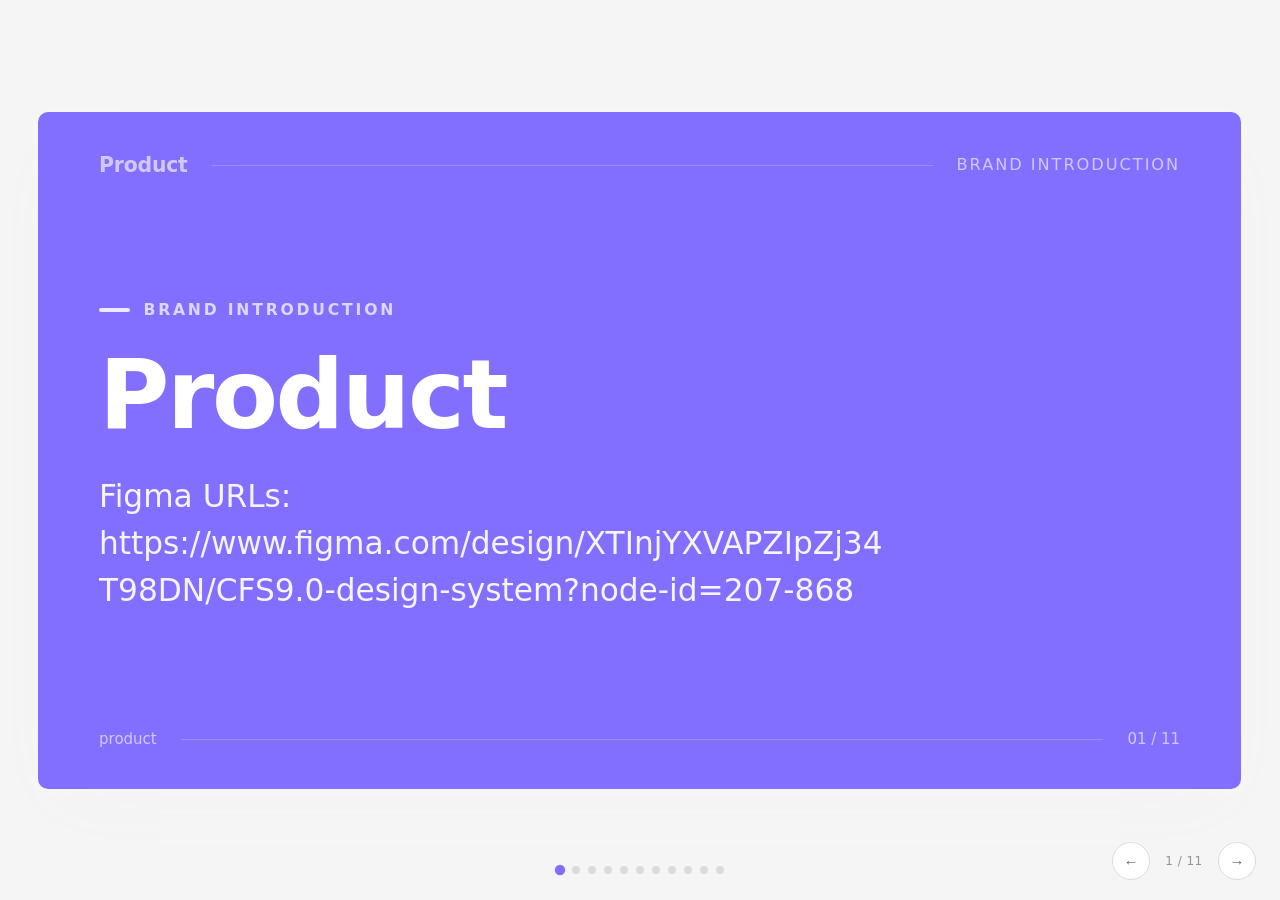
<file: skills/product-design-system/assets/system/artifacts/deck.html>
<!doctype html>
<html lang="en">
  <head>
    <meta charset="utf-8" />
    <meta name="viewport" content="width=device-width, initial-scale=1" />
    <title>Product — Pitch deck</title>

    <style>
    :root {
      --brand-color-primary: #836fff;
      --brand-color-primary-bg: #f4f0ff;
      --brand-color-primary-bg-hover: #f4f0ff;
      --brand-color-primary-border: #efebff;
      --brand-color-primary-border-hover: #cec2ff;
      --brand-color-primary-hover: #ab99ff;
      --brand-color-primary-active: #6255d9;
      --brand-color-primary-text: #2d298c;
      --brand-color-success: #52c41a;
      --brand-color-success-bg: #f6ffed;
      --brand-color-success-border: #b6eb8f;
      --brand-color-success-hover: #72d13d;
      --brand-color-success-active: #389e0d;
      --brand-color-warning: #faad14;
      --brand-color-warning-bg: #fffbe6;
      --brand-color-warning-border: #ffe58f;
      --brand-color-warning-hover: #ffc53d;
      --brand-color-warning-active: #d48806;
      --brand-color-error: #ff4d4f;
      --brand-color-error-bg: #fff2f0;
      --brand-color-error-border: #ffccc7;
      --brand-color-error-hover: #ff7875;
      --brand-color-error-active: #d9363d;
      --brand-color-info: #836fff;
      --brand-color-info-bg: #f4f0ff;
      --brand-color-info-border: #efebff;
      --brand-color-link: #836fff;
      --brand-color-link-hover: #ab99ff;
      --brand-color-link-active: #6255d9;
      --brand-color-text: #2e2e2e;
      --brand-color-text-secondary: #646464;
      --brand-color-text-tertiary: #949494;
      --brand-color-text-quaternary: #c4c4c4;
      --brand-color-fill: #dbdbdb;
      --brand-color-fill-secondary: #f1f1f1;
      --brand-color-fill-tertiary: #f5f5f5;
      --brand-color-fill-quaternary: #fafafa;
      --brand-color-bg-layout: #f5f5f5;
      --brand-color-bg-container: #ffffff;
      --brand-color-bg-elevated: #ffffff;
      --brand-color-border: #dbdbdb;
      --brand-color-border-secondary: #f1f1f1;
      --brand-font-family: 'PingFang SC', 'Hiragino Sans GB', 'Microsoft YaHei', system-ui, -apple-system, 'Segoe UI', sans-serif;
      --brand-font-family-code: 'SFMono-Regular', Consolas, 'Liberation Mono', Menlo, Courier, monospace;
      --brand-font-size: 14px;
      --brand-font-size-sm: 12px;
      --brand-font-size-lg: 18px;
      --brand-font-size-xl: 22px;
      --brand-font-size-heading-1: 38px;
      --brand-font-size-heading-2: 32px;
      --brand-font-size-heading-3: 26px;
      --brand-font-size-heading-4: 22px;
      --brand-font-size-heading-5: 18px;
      --brand-line-height: 1.5714285714285714;
      --brand-line-height-heading: 1.25;
      --brand-font-weight-strong: 600;
      --brand-size-xxs: 4px;
      --brand-size-xs: 8px;
      --brand-size-sm: 12px;
      --brand-size: 16px;
      --brand-size-md: 20px;
      --brand-size-lg: 24px;
      --brand-size-xl: 32px;
      --brand-size-xxl: 48px;
      --brand-border-radius-xs: 3px;
      --brand-border-radius-sm: 5px;
      --brand-border-radius: 8px;
      --brand-border-radius-lg: 10px;
      --brand-line-width: 1px;
      --brand-control-height-xs: 16px;
      --brand-control-height-sm: 24px;
      --brand-control-height: 32px;
      --brand-control-height-lg: 40px;
      --brand-motion-duration-fast: 0.1s;
      --brand-motion-duration-mid: 0.2s;
      --brand-motion-duration-slow: 0.3s;
      --brand-motion-ease-in-out: cubic-bezier(0.645, 0.045, 0.355, 1);
      --brand-motion-ease-out: cubic-bezier(0.215, 0.61, 0.355, 1);
      --brand-primary-palette-1: #f4f0ff;
      --brand-primary-palette-2: #f4f0ff;
      --brand-primary-palette-3: #efebff;
      --brand-primary-palette-4: #cec2ff;
      --brand-primary-palette-5: #ab99ff;
      --brand-primary-palette-6: #836fff;
      --brand-primary-palette-7: #6255d9;
      --brand-primary-palette-8: #453db3;
      --brand-primary-palette-9: #2d298c;
      --brand-primary-palette-10: #1d1d66;
      --brand-presets-red-1: #fff1f0;
      --brand-presets-red-2: #ffcbc7;
      --brand-presets-red-3: #ffa39e;
      --brand-presets-red-4: #ff7775;
      --brand-presets-red-5: #ff4d50;
      --brand-presets-red-6: #f5222d;
      --brand-presets-red-7: #cf1323;
      --brand-presets-red-8: #a8071a;
      --brand-presets-red-9: #820014;
      --brand-presets-red-10: #5c0011;
      --brand-presets-volcano-1: #fff2e8;
      --brand-presets-volcano-2: #ffd8bf;
      --brand-presets-volcano-3: #ffbb96;
      --brand-presets-volcano-4: #ff9c6e;
      --brand-presets-volcano-5: #ff7a45;
      --brand-presets-volcano-6: #fa541c;
      --brand-presets-volcano-7: #d4380d;
      --brand-presets-volcano-8: #ad2202;
      --brand-presets-volcano-9: #871500;
      --brand-presets-volcano-10: #610c00;
      --brand-presets-orange-1: #fff7e6;
      --brand-presets-orange-2: #ffe7ba;
      --brand-presets-orange-3: #ffd591;
      --brand-presets-orange-4: #ffc069;
      --brand-presets-orange-5: #ffa940;
      --brand-presets-orange-6: #fa8c16;
      --brand-presets-orange-7: #d46b08;
      --brand-presets-orange-8: #ad4e00;
      --brand-presets-orange-9: #873800;
      --brand-presets-orange-10: #612500;
      --brand-presets-gold-1: #fffbe6;
      --brand-presets-gold-2: #fff1b8;
      --brand-presets-gold-3: #ffe58f;
      --brand-presets-gold-4: #ffd666;
      --brand-presets-gold-5: #ffc53d;
      --brand-presets-gold-6: #faad14;
      --brand-presets-gold-7: #d48806;
      --brand-presets-gold-8: #ad6800;
      --brand-presets-gold-9: #874c00;
      --brand-presets-gold-10: #613400;
      --brand-presets-yellow-1: #feffe6;
      --brand-presets-yellow-2: #ffffb8;
      --brand-presets-yellow-3: #fffb8f;
      --brand-presets-yellow-4: #fff566;
      --brand-presets-yellow-5: #ffeb3d;
      --brand-presets-yellow-6: #fadb14;
      --brand-presets-yellow-7: #d4b106;
      --brand-presets-yellow-8: #ad8a00;
      --brand-presets-yellow-9: #876700;
      --brand-presets-yellow-10: #614700;
      --brand-presets-lime-1: #fcffe6;
      --brand-presets-lime-2: #f4ffb8;
      --brand-presets-lime-3: #eaff8f;
      --brand-presets-lime-4: #d3f261;
      --brand-presets-lime-5: #bae637;
      --brand-presets-lime-6: #a0d911;
      --brand-presets-lime-7: #7bb305;
      --brand-presets-lime-8: #5b8c00;
      --brand-presets-lime-9: #3f6600;
      --brand-presets-lime-10: #254000;
      --brand-presets-green-1: #f6ffed;
      --brand-presets-green-2: #d9f7be;
      --brand-presets-green-3: #b6eb8f;
      --brand-presets-green-4: #94de64;
      --brand-presets-green-5: #72d13d;
      --brand-presets-green-6: #52c41a;
      --brand-presets-green-7: #389e0d;
      --brand-presets-green-8: #227804;
      --brand-presets-green-9: #135200;
      --brand-presets-green-10: #092b00;
      --brand-presets-cyan-1: #e6fffb;
      --brand-presets-cyan-2: #b5f5ec;
      --brand-presets-cyan-3: #87e8de;
      --brand-presets-cyan-4: #5cdbd3;
      --brand-presets-cyan-5: #36cfc9;
      --brand-presets-cyan-6: #13c2c2;
      --brand-presets-cyan-7: #08979c;
      --brand-presets-cyan-8: #006d75;
      --brand-presets-cyan-9: #00474f;
      --brand-presets-cyan-10: #002329;
      --brand-presets-blue-1: #e6f4ff;
      --brand-presets-blue-2: #bae0ff;
      --brand-presets-blue-3: #91caff;
      --brand-presets-blue-4: #69b1ff;
      --brand-presets-blue-5: #4096ff;
      --brand-presets-blue-6: #1677ff;
      --brand-presets-blue-7: #0958d9;
      --brand-presets-blue-8: #003eb3;
      --brand-presets-blue-9: #002c8c;
      --brand-presets-blue-10: #001d66;
      --brand-presets-geekblue-1: #f0f5ff;
      --brand-presets-geekblue-2: #d6e4ff;
      --brand-presets-geekblue-3: #adc6ff;
      --brand-presets-geekblue-4: #85a5ff;
      --brand-presets-geekblue-5: #597df7;
      --brand-presets-geekblue-6: #2f54eb;
      --brand-presets-geekblue-7: #1d39c4;
      --brand-presets-geekblue-8: #10229e;
      --brand-presets-geekblue-9: #061178;
      --brand-presets-geekblue-10: #030852;
      --brand-presets-purple-1: #f9f0ff;
      --brand-presets-purple-2: #efdbff;
      --brand-presets-purple-3: #d4adf7;
      --brand-presets-purple-4: #b37feb;
      --brand-presets-purple-5: #9254de;
      --brand-presets-purple-6: #722ed1;
      --brand-presets-purple-7: #531dab;
      --brand-presets-purple-8: #391085;
      --brand-presets-purple-9: #22075e;
      --brand-presets-purple-10: #120338;
      --brand-presets-magenta-1: #fff0f6;
      --brand-presets-magenta-2: #ffd6e7;
      --brand-presets-magenta-3: #ffadd2;
      --brand-presets-magenta-4: #ff85bf;
      --brand-presets-magenta-5: #f759aa;
      --brand-presets-magenta-6: #eb2f96;
      --brand-presets-magenta-7: #c41d7e;
      --brand-presets-magenta-8: #9e1067;
      --brand-presets-magenta-9: #780650;
      --brand-presets-magenta-10: #520339;
      --brand-presets-grey-1: #a6a6a6;
      --brand-presets-grey-2: #999999;
      --brand-presets-grey-3: #8c8c8c;
      --brand-presets-grey-4: #808080;
      --brand-presets-grey-5: #737373;
      --brand-presets-grey-6: #666666;
      --brand-presets-grey-7: #404040;
      --brand-presets-grey-8: #1a1a1a;
      --brand-presets-grey-9: #000000;
      --brand-presets-grey-10: #000000;
    }
      :root { --display-family: 'PingFang SC', 'Hiragino Sans GB', 'Microsoft YaHei', system-ui, -apple-system, 'Segoe UI', sans-serif, var(--brand-font-family); }
      * { box-sizing: border-box; }
      html, body { margin: 0; padding: 0; }
      body {
        font-family: var(--brand-font-family);
        font-size: var(--brand-font-size);
        line-height: var(--brand-line-height);
        color: var(--brand-color-text);
        background: var(--brand-color-bg-layout);
        -webkit-font-smoothing: antialiased;
        text-rendering: optimizeLegibility;
      }
      a { color: var(--brand-color-link); text-decoration: none; }
      h1, h2, h3, h4 {
        margin: 0;
        font-family: var(--display-family);
        line-height: var(--brand-line-height-heading);
        font-weight: var(--brand-font-weight-strong);
        color: var(--brand-color-text);
        overflow-wrap: break-word;
      }
      p { margin: 0; overflow-wrap: break-word; }
      img, svg { max-width: 100%; display: block; }
      .wrap { max-width: 1120px; margin: 0 auto; padding-left: clamp(20px, 4vw, 40px); padding-right: clamp(20px, 4vw, 40px); }
      .kicker {
        display: block;
        text-transform: uppercase;
        letter-spacing: 0.14em;
        font-size: var(--brand-font-size-sm);
        font-weight: var(--brand-font-weight-strong);
        color: var(--brand-color-primary);
        margin-bottom: var(--brand-size-sm);
      }
      .clamp-2, .clamp-3 { display: -webkit-box; -webkit-box-orient: vertical; overflow: hidden; }
      .clamp-2 { -webkit-line-clamp: 2; }
      .clamp-3 { -webkit-line-clamp: 3; }
      a[role="button"]{transition:filter .15s ease,transform .15s ease}
a[role="button"]:hover{filter:brightness(1.07)}
a[role="button"]:active{filter:brightness(.95);transform:translateY(0.5px)}
input:focus,textarea:focus,select:focus{border-color:var(--brand-color-primary)!important;box-shadow:0 0 0 3px var(--brand-color-primary-bg);outline:none}
details.kit-acc>summary{list-style:none;cursor:pointer}
details.kit-acc>summary::-webkit-details-marker{display:none}
details.kit-acc .kit-acc-icon{transition:transform .18s ease}
details.kit-acc[open] .kit-acc-icon{transform:rotate(45deg)}

      html, body { height: 100%; overflow: hidden; }
      .deck { height: 100vh; overflow-y: auto; scroll-snap-type: y mandatory; scroll-behavior: smooth; }
      .slide { height: 100vh; scroll-snap-align: start; scroll-snap-stop: always; display: flex; align-items: center; justify-content: center; padding: 24px; }
      .frame {
        position: relative; aspect-ratio: 16 / 9;
        width: min(1280px, 94vw, calc((100vh - 48px) * 16 / 9));
        container-type: size;
        background: var(--brand-color-bg-container);
        border: var(--brand-line-width) solid var(--brand-color-border-secondary);
        border-radius: var(--brand-border-radius-lg);
        box-shadow: 0 24px 64px -24px var(--brand-color-fill-secondary), 0 2px 8px var(--brand-color-fill-quaternary);
        overflow: hidden; display: flex; flex-direction: column;
      }
      /* solid-accent slides (cover + traction + ask): restrained 3-page accent budget */
      .frame--accent { background: var(--brand-color-primary); border-color: transparent; }
      .frame--accent .s-kicker { color: rgba(255,255,255,0.72); }
      .frame--accent .s-kicker::before { background: rgba(255,255,255,0.85); }
      .frame--accent .s-title, .frame--accent .s-mega, .frame--accent .s-num { color: #fff; }
      .frame--accent .s-lede, .frame--accent .s-eyebrow { color: rgba(255,255,255,0.85); }
      .frame--accent .f-head, .frame--accent .f-foot { color: rgba(255,255,255,0.62); }
      .frame--accent .f-head .rule, .frame--accent .f-foot .rule { background: rgba(255,255,255,0.2); }
      /* surface slides (alternate bg per §3 视觉一致) */
      .frame--surface { background: var(--brand-color-bg-layout); }

      .f-head { display: flex; justify-content: space-between; align-items: center; gap: 2cqi; padding: 3cqi 5cqi 0; color: var(--brand-color-text-quaternary); font-size: 1.35cqi; }
      .f-head .wm { font-family: var(--display-family); font-weight: var(--brand-font-weight-strong); font-size: 1.7cqi; letter-spacing: -0.01em; color: inherit; }
      .f-head .rule { flex: 1; height: var(--brand-line-width); background: var(--brand-color-border-secondary); }
      .f-head .ix { font-variant-numeric: tabular-nums; letter-spacing: 0.12em; }
      .f-body { flex: 1; display: flex; flex-direction: column; justify-content: center; padding: 0 5cqi; min-height: 0; overflow: hidden; }
      /* shrink-to-fit layer: the runtime scales this down about its centre when
         a slide's content would otherwise exceed the fixed frame (no-clip).
         flex:none keeps its natural (unshrunk) height so the runtime can
         measure the true overflow instead of a flex-shrunk box. */
      .f-fit { flex: none; width: 100%; transform-origin: center center; will-change: transform; }
      .f-foot { display: flex; justify-content: space-between; align-items: center; gap: 2cqi; padding: 0 5cqi 3cqi; color: var(--brand-color-text-quaternary); font-size: 1.25cqi; }
      .f-foot .rule { flex: 1; height: var(--brand-line-width); background: var(--brand-color-border-secondary); }

      .s-kicker { display: inline-flex; align-items: center; gap: 1.1cqi; text-transform: uppercase; letter-spacing: 0.18em; font-size: 1.3cqi; color: var(--brand-color-primary); font-weight: var(--brand-font-weight-strong); margin-bottom: 2cqi; }
      .s-kicker::before { content: ""; width: 2.6cqi; height: 0.32cqi; border-radius: 1cqi; background: var(--brand-color-primary); }
      .s-eyebrow { font-size: 1.7cqi; color: var(--brand-color-text-tertiary); margin: 0 0 1.6cqi; max-width: 70cqi; }
      .s-title { font-family: var(--display-family); font-size: 4.6cqi; line-height: 1.1; letter-spacing: -0.02em; margin: 0; color: var(--brand-color-text); max-width: 82cqi; }
      .s-mega { font-family: var(--display-family); font-size: 8cqi; line-height: 1.02; letter-spacing: -0.025em; margin: 0; color: var(--brand-color-text); }
      .s-lede { font-size: 1.95cqi; line-height: 1.5; color: var(--brand-color-text-secondary); max-width: 66cqi; margin: 2.4cqi 0 0; }
      .s-accent { color: var(--brand-color-primary); }
      .frame--accent .s-accent { color: #fff; }

      .s-grid { display: grid; gap: 2cqi; margin-top: 4cqi; }
      .s-card { position: relative; background: var(--brand-color-bg-container); border: var(--brand-line-width) solid var(--brand-color-border-secondary); border-radius: 1.4cqi; padding: 2.6cqi; min-width: 0; }
      .frame--surface .s-card { background: var(--brand-color-bg-container); }
      .s-card h3 { font-size: 2cqi; line-height: 1.22; margin: 0 0 1cqi; letter-spacing: -0.01em; }
      .s-card p { font-size: 1.55cqi; line-height: 1.5; color: var(--brand-color-text-secondary); margin: 0; display: -webkit-box; -webkit-box-orient: vertical; -webkit-line-clamp: 3; overflow: hidden; }
      .s-card .tick { display: inline-flex; align-items: center; justify-content: center; width: 3.4cqi; height: 3.4cqi; border-radius: 1cqi; background: var(--brand-color-primary-bg); color: var(--brand-color-primary); margin-bottom: 1.6cqi; }
      .s-card .tick svg { width: 1.9cqi; height: 1.9cqi; }

      .s-num { font-family: var(--display-family); font-size: 3.4cqi; font-weight: var(--brand-font-weight-strong); line-height: 1; color: var(--brand-color-primary); margin-bottom: 1.4cqi; letter-spacing: -0.02em; }

      /* metric tiles (market / traction) */
      .s-metric { min-width: 0; }
      .s-metric .v { font-family: var(--display-family); font-size: 5cqi; font-weight: var(--brand-font-weight-strong); line-height: 1; letter-spacing: -0.03em; color: var(--brand-color-text); }
      .frame--accent .s-metric .v { color: #fff; }
      .s-metric .l { margin-top: 1.2cqi; font-size: 1.5cqi; line-height: 1.35; color: var(--brand-color-text-tertiary); }
      .frame--accent .s-metric .l { color: rgba(255,255,255,0.78); }

      /* market funnel bars — value labels live OUTSIDE the proportional track in
         their own auto column, so a long label can never wrap/clip the bar. */
      .s-bars { display: flex; flex-direction: column; gap: 1.8cqi; margin-top: 3.4cqi; max-width: 82cqi; }
      .s-bar { display: grid; grid-template-columns: 12cqi 1fr auto; align-items: center; gap: 2cqi; }
      .s-bar .tag { font-size: 1.5cqi; font-weight: var(--brand-font-weight-strong); color: var(--brand-color-text-secondary); letter-spacing: 0.04em; }
      .s-bar .lane { min-width: 0; }
      .s-bar .track { height: 4.2cqi; border-radius: 0.8cqi; }
      .s-bar .val { font-family: var(--display-family); font-weight: var(--brand-font-weight-strong); font-size: 1.9cqi; color: var(--brand-color-text); white-space: nowrap; }
      .frame--accent .s-bar .val { color: #fff; }

      /* competition matrix */
      .s-matrix { display: grid; gap: 1.6cqi; margin-top: 3.4cqi; }
      .s-matrix .row { display: grid; align-items: center; gap: 1.6cqi; padding: 1.8cqi 2.4cqi; border-radius: 1.2cqi; }
      .s-matrix .row.head { color: var(--brand-color-text-tertiary); font-size: 1.4cqi; letter-spacing: 0.08em; text-transform: uppercase; padding-top: 0; padding-bottom: 0; }
      .s-matrix .row.them { background: var(--brand-color-bg-container); border: var(--brand-line-width) solid var(--brand-color-border-secondary); }
      .s-matrix .row.us { background: var(--brand-color-primary-bg); border: 1.5px solid var(--brand-color-primary-border); }
      .s-matrix .cell { font-size: 1.6cqi; min-width: 0; }
      .s-matrix .who { font-family: var(--display-family); font-weight: var(--brand-font-weight-strong); font-size: 1.85cqi; letter-spacing: -0.01em; }
      .s-matrix .us .who { color: var(--brand-color-primary); }
      .s-matrix .mk { display: inline-flex; align-items: center; justify-content: center; width: 3cqi; height: 3cqi; border-radius: 50%; }
      .s-matrix .mk svg { width: 1.7cqi; height: 1.7cqi; }
      .s-matrix .yes { background: var(--brand-color-primary); color: #fff; }
      .s-matrix .no { background: var(--brand-color-fill-tertiary); color: var(--brand-color-text-quaternary); }

      /* team initials */
      .s-team { display: grid; grid-template-columns: repeat(3, 1fr); gap: 2cqi; margin-top: 4cqi; }
      .s-avatar { display: inline-flex; align-items: center; justify-content: center; width: 7cqi; height: 7cqi; border-radius: 50%; font-family: var(--display-family); font-weight: var(--brand-font-weight-strong); font-size: 2.6cqi; background: var(--brand-color-primary-bg); color: var(--brand-color-primary); margin-bottom: 1.6cqi; letter-spacing: 0.02em; }

      /* quote / why-now */
      .s-quote { font-family: var(--display-family); font-size: 3.4cqi; line-height: 1.32; letter-spacing: -0.015em; color: var(--brand-color-text); max-width: 80cqi; margin: 0; }
      .s-byline { display: flex; align-items: center; gap: 1.8cqi; margin-top: 3.6cqi; }
      .s-byline .av { display: inline-flex; align-items: center; justify-content: center; width: 4.6cqi; height: 4.6cqi; border-radius: 50%; background: var(--brand-color-primary-bg); color: var(--brand-color-primary); font-weight: var(--brand-font-weight-strong); font-size: 1.7cqi; }
      .s-byline .n { font-weight: var(--brand-font-weight-strong); font-size: 1.75cqi; color: var(--brand-color-text); }
      .s-byline .r { font-size: 1.45cqi; color: var(--brand-color-text-tertiary); }

      /* ask checklist */
      .s-ask { display: flex; flex-direction: column; gap: 1.8cqi; margin-top: 3.6cqi; max-width: 70cqi; }
      .s-ask .item { display: flex; align-items: flex-start; gap: 1.8cqi; font-size: 2cqi; line-height: 1.4; color: #fff; }
      .s-ask .item .b { display: inline-flex; align-items: center; justify-content: center; flex: 0 0 auto; width: 3.4cqi; height: 3.4cqi; border-radius: 0.9cqi; background: rgba(255,255,255,0.16); margin-top: 0.2cqi; }
      .s-ask .item .b svg { width: 1.9cqi; height: 1.9cqi; }
      .s-ask .item .k { font-family: var(--display-family); font-weight: var(--brand-font-weight-strong); }
      .s-cta { display: inline-flex; align-items: center; gap: 1.4cqi; margin-top: 4cqi; height: 6cqi; padding: 0 3.4cqi; border-radius: 1.2cqi; background: #fff; color: var(--brand-color-primary); font-family: var(--display-family); font-weight: var(--brand-font-weight-strong); font-size: 2.1cqi; letter-spacing: -0.01em; }
      .s-cta svg { width: 2cqi; height: 2cqi; }

      /* product wireframe motif (div/SVG, no screenshots) */
      .s-screen { margin-top: 3.6cqi; border-radius: 1.6cqi; border: var(--brand-line-width) solid var(--brand-color-border-secondary); background: var(--brand-color-bg-container); overflow: hidden; box-shadow: 0 12px 32px -16px var(--brand-color-fill-secondary); }
      .s-screen .bar { display: flex; align-items: center; gap: 1cqi; padding: 1.4cqi 1.8cqi; border-bottom: var(--brand-line-width) solid var(--brand-color-border-secondary); }
      .s-screen .bar i { width: 1.2cqi; height: 1.2cqi; border-radius: 50%; background: var(--brand-color-fill-tertiary); }
      .s-screen .bar .url { margin-left: 1cqi; height: 2.4cqi; flex: 1; max-width: 36cqi; border-radius: 1cqi; background: var(--brand-color-fill-quaternary); }
      .s-screen .canvas { display: grid; grid-template-columns: 16cqi 1fr; min-height: 22cqi; }
      .s-screen .nav { border-right: var(--brand-line-width) solid var(--brand-color-border-secondary); padding: 2cqi 1.6cqi; display: flex; flex-direction: column; gap: 1.4cqi; }
      .s-screen .nav span { height: 1.5cqi; border-radius: 1cqi; background: var(--brand-color-fill-quaternary); }
      .s-screen .nav span:first-child { background: var(--brand-color-primary); width: 70%; }
      .s-screen .main { padding: 2.4cqi; display: flex; flex-direction: column; gap: 1.6cqi; }
      .s-screen .main .h { height: 3cqi; width: 44%; border-radius: 0.8cqi; background: var(--brand-color-fill-tertiary); }
      .s-screen .tiles { display: grid; grid-template-columns: repeat(3, 1fr); gap: 1.6cqi; }
      .s-screen .tiles i { height: 9cqi; border-radius: 1.2cqi; background: var(--brand-color-fill-quaternary); border: var(--brand-line-width) solid var(--brand-color-border-secondary); }
      .s-screen .tiles i:first-child { background: var(--brand-color-primary-bg); border-color: var(--brand-color-primary-border); }

      /* solution: oversized signature line */
      .s-pillars { display: flex; flex-wrap: wrap; gap: 1.2cqi; margin-top: 3.6cqi; }
      .s-pill { display: inline-flex; align-items: center; gap: 1cqi; padding: 1.2cqi 2cqi; border-radius: 6cqi; border: var(--brand-line-width) solid var(--brand-color-border); font-size: 1.6cqi; font-weight: var(--brand-font-weight-strong); color: var(--brand-color-text-secondary); }
      .s-pill .dot { width: 1cqi; height: 1cqi; border-radius: 50%; background: var(--brand-color-primary); }

      /* pager UI */
      .deck-ui { position: fixed; right: 24px; bottom: 20px; z-index: 30; display: flex; align-items: center; gap: 10px; }
      .deck-ui button {
        width: 38px; height: 38px; border-radius: 50%; cursor: pointer;
        border: var(--brand-line-width) solid var(--brand-color-border);
        background: var(--brand-color-bg-container); color: var(--brand-color-text-secondary);
        font-size: 15px; line-height: 1; display: inline-flex; align-items: center; justify-content: center;
        transition: border-color .15s ease, color .15s ease;
      }
      .deck-ui button:hover { border-color: var(--brand-color-primary); color: var(--brand-color-primary); }
      .deck-counter { font-size: 12px; color: var(--brand-color-text-tertiary); font-variant-numeric: tabular-nums; min-width: 48px; text-align: center; letter-spacing: 0.04em; }
      .deck-dots { position: fixed; left: 50%; transform: translateX(-50%); bottom: 26px; z-index: 30; display: flex; gap: 8px; }
      .deck-dot { width: 8px; height: 8px; border-radius: 50%; background: var(--brand-color-fill); cursor: pointer; transition: all .2s ease; }
      .deck-dot.on { background: var(--brand-color-primary); transform: scale(1.3); }

    </style>
  </head>
  <body>
    <main class="deck">
      <section class="slide">
        <div class="frame frame--accent">
          <div class="f-head"><span class="wm">Product</span><span class="rule"></span><span class="ix">BRAND INTRODUCTION</span></div>
          <div class="f-body">
            <div class="f-fit">
          <span class="s-kicker">Brand introduction</span>
          <h1 class="s-mega">Product</h1>
          <p class="s-lede" style="font-size:2.6cqi;color:rgba(255,255,255,0.92);">Figma URLs: https://www.figma.com/design/XTInjYXVAPZIpZj34T98DN/CFS9.0-design-system?node-id=207-868</p>
            </div>
          </div>
          <div class="f-foot"><span>product</span><span class="rule"></span><span class="ix">01 / 11</span></div>
        </div>
      </section>
      <section class="slide">
        <div class="frame frame--surface">
          <div class="f-head"><span class="wm">Product</span><span class="rule"></span><span class="ix">THE PROBLEM</span></div>
          <div class="f-body">
            <div class="f-fit">
          <span class="s-kicker">The problem</span>
          <h2 class="s-title">Getting this category right is still painfully hard.</h2>
          <p class="s-lede">Figma URLs: https://www.figma.com/design/XTInjYXVAPZIpZj34T98DN/CFS9.0-design-system?node-id=207-868</p>
          <div class="s-grid" style="grid-template-columns:repeat(3,1fr);">
            <div class="s-card"><span class="tick"><svg viewBox="0 0 24 24" fill="none" stroke="currentColor" stroke-width="2.4" stroke-linecap="round" stroke-linejoin="round"><path d="M6 6l12 12M18 6 6 18"/></svg></span><h3>Tools don't talk</h3><p>Work scatters across apps that never share a source of truth, so context is lost on every handoff.</p></div>
            <div class="s-card"><span class="tick"><svg viewBox="0 0 24 24" fill="none" stroke="currentColor" stroke-width="2.4" stroke-linecap="round" stroke-linejoin="round"><path d="M6 6l12 12M18 6 6 18"/></svg></span><h3>Every loop costs a day</h3><p>Iteration stalls in coordination — approvals, exports, re-dos — long before anything ships.</p></div>
            <div class="s-card"><span class="tick"><svg viewBox="0 0 24 24" fill="none" stroke="currentColor" stroke-width="2.4" stroke-linecap="round" stroke-linejoin="round"><path d="M6 6l12 12M18 6 6 18"/></svg></span><h3>Quality is a coin flip</h3><p>Output depends on whoever happened to do the work, not on a standard you can rely on.</p></div>
          </div>
            </div>
          </div>
          <div class="f-foot"><span>product</span><span class="rule"></span><span class="ix">02 / 11</span></div>
        </div>
      </section>
      <section class="slide">
        <div class="frame">
          <div class="f-head"><span class="wm">Product</span><span class="rule"></span><span class="ix">THE SOLUTION</span></div>
          <div class="f-body">
            <div class="f-fit">
          <span class="s-kicker">The solution</span>
          <h2 class="s-title"><span class="s-accent">Product</span> is how teams get figma URLs: https://www.figma.com/design/XTInjYXVAPZIpZj34T98DN/CFS9.0-design-system?node-id=207-868</h2>
          <div class="s-pillars">
            <span class="s-pill"><span class="dot"></span>Figma URLs</span>
          </div>
            </div>
          </div>
          <div class="f-foot"><span>product</span><span class="rule"></span><span class="ix">03 / 11</span></div>
        </div>
      </section>
      <section class="slide">
        <div class="frame">
          <div class="f-head"><span class="wm">Product</span><span class="rule"></span><span class="ix">WHY NOW</span></div>
          <div class="f-body">
            <div class="f-fit">
          <span class="s-kicker">Why now</span>
          <p class="s-quote">The shift toward <span class="s-accent">purposeful</span>, accountable this category is happening now — and the teams that move first set the standard.</p>
          <div class="s-byline">
            <span class="av">P</span>
            <div><div class="n">Product</div><div class="r">product</div></div>
          </div>
            </div>
          </div>
          <div class="f-foot"><span>product</span><span class="rule"></span><span class="ix">04 / 11</span></div>
        </div>
      </section>
      <section class="slide">
        <div class="frame frame--surface">
          <div class="f-head"><span class="wm">Product</span><span class="rule"></span><span class="ix">MARKET</span></div>
          <div class="f-body">
            <div class="f-fit">
          <span class="s-kicker">Market</span>
          <h2 class="s-title">The opportunity is large and still wide open.</h2>
          <div class="s-bars">
            <div class="s-bar"><span class="tag">TAM</span>
              <div class="lane"><div class="track" style="width:100%;background:var(--brand-color-primary);"></div></div>
              <span class="val">$48B total market</span></div>
            <div class="s-bar"><span class="tag">SAM</span>
              <div class="lane"><div class="track" style="width:64%;background:var(--brand-color-primary-hover);"></div></div>
              <span class="val">$12B reachable today</span></div>
            <div class="s-bar"><span class="tag">SOM</span>
              <div class="lane"><div class="track" style="width:30%;background:var(--brand-color-primary-active);"></div></div>
              <span class="val">$1.4B near-term wedge</span></div>
          </div>
            </div>
          </div>
          <div class="f-foot"><span>product</span><span class="rule"></span><span class="ix">05 / 11</span></div>
        </div>
      </section>
      <section class="slide">
        <div class="frame">
          <div class="f-head"><span class="wm">Product</span><span class="rule"></span><span class="ix">PRODUCT</span></div>
          <div class="f-body">
            <div class="f-fit">
          <span class="s-kicker">Product</span>
          <h2 class="s-title">Product is real, shipping, and good to use today.</h2>
          <div class="s-screen">
            <div class="bar"><i></i><i></i><i></i><span class="url"></span></div>
            <div class="canvas">
              <div class="nav"><span></span><span></span><span></span><span></span><span></span></div>
              <div class="main"><div class="h"></div><div class="tiles"><i></i><i></i><i></i></div></div>
            </div>
          </div>
            </div>
          </div>
          <div class="f-foot"><span>product</span><span class="rule"></span><span class="ix">06 / 11</span></div>
        </div>
      </section>
      <section class="slide">
        <div class="frame frame--surface">
          <div class="f-head"><span class="wm">Product</span><span class="rule"></span><span class="ix">BUSINESS MODEL</span></div>
          <div class="f-body">
            <div class="f-fit">
          <span class="s-kicker">Business model</span>
          <h2 class="s-title">We make money the moment we create value.</h2>
          <div class="s-grid" style="grid-template-columns:repeat(3,1fr);">
            <div class="s-card">
              <h3>Starter</h3>
              <div style="font-family:var(--display-family);font-size:3.4cqi;font-weight:var(--brand-font-weight-strong);letter-spacing:-0.02em;color:var(--brand-color-text);margin:0.6cqi 0 1.4cqi;">$0<span style="font-size:1.3cqi;color:var(--brand-color-text-tertiary);font-weight:400;"> / mo</span></div>
              <p style="-webkit-line-clamp:3;">Up to 3 projects · Figma URLs · Community support</p>
            </div>
            <div class="s-card" style="border-color:var(--brand-color-primary);border-width:1.5px;">
              <h3>Pro</h3>
              <div style="font-family:var(--display-family);font-size:3.4cqi;font-weight:var(--brand-font-weight-strong);letter-spacing:-0.02em;color:var(--brand-color-text);margin:0.6cqi 0 1.4cqi;">$29<span style="font-size:1.3cqi;color:var(--brand-color-text-tertiary);font-weight:400;"> / mo</span></div>
              <p style="-webkit-line-clamp:3;">Unlimited projects · Everything in Starter · Advanced controls</p>
            </div>
            <div class="s-card">
              <h3>Enterprise</h3>
              <div style="font-family:var(--display-family);font-size:3.4cqi;font-weight:var(--brand-font-weight-strong);letter-spacing:-0.02em;color:var(--brand-color-text);margin:0.6cqi 0 1.4cqi;">Custom<span style="font-size:1.3cqi;color:var(--brand-color-text-tertiary);font-weight:400;"> </span></div>
              <p style="-webkit-line-clamp:3;">SSO &amp; audit logs · Dedicated success manager · Custom contracts &amp; SLA</p>
            </div>
          </div>
            </div>
          </div>
          <div class="f-foot"><span>product</span><span class="rule"></span><span class="ix">07 / 11</span></div>
        </div>
      </section>
      <section class="slide">
        <div class="frame">
          <div class="f-head"><span class="wm">Product</span><span class="rule"></span><span class="ix">COMPETITION &amp; MOAT</span></div>
          <div class="f-body">
            <div class="f-fit">
          <span class="s-kicker">Competition &amp; moat</span>
          <h2 class="s-title">Only Product is built purposeful from the ground up.</h2>
          <div class="s-matrix" style="grid-template-columns:1fr;">
            <div class="row head" style="grid-template-columns:18cqi repeat(3,1fr);">
              <span></span><span class="cell">Built for teams</span><span class="cell">Fast to value</span><span class="cell">On-brand by default</span>
            </div>
            <div class="row them" style="grid-template-columns:18cqi repeat(3,1fr);">
              <span class="cell who" style="color:var(--brand-color-text);">Fieldnote</span>
              <span class="cell"><span class="mk no"><svg viewBox="0 0 24 24" fill="none" stroke="currentColor" stroke-width="2.4" stroke-linecap="round" stroke-linejoin="round"><path d="M6 6l12 12M18 6 6 18"/></svg></span></span><span class="cell"><span class="mk no"><svg viewBox="0 0 24 24" fill="none" stroke="currentColor" stroke-width="2.4" stroke-linecap="round" stroke-linejoin="round"><path d="M6 6l12 12M18 6 6 18"/></svg></span></span><span class="cell"><span class="mk yes"><svg viewBox="0 0 24 24" fill="none" stroke="currentColor" stroke-width="2.4" stroke-linecap="round" stroke-linejoin="round"><path d="M20 6 9 17l-5-5"/></svg></span></span>
            </div>
            <div class="row them" style="grid-template-columns:18cqi repeat(3,1fr);">
              <span class="cell who" style="color:var(--brand-color-text);">Arcadia</span>
              <span class="cell"><span class="mk yes"><svg viewBox="0 0 24 24" fill="none" stroke="currentColor" stroke-width="2.4" stroke-linecap="round" stroke-linejoin="round"><path d="M20 6 9 17l-5-5"/></svg></span></span><span class="cell"><span class="mk no"><svg viewBox="0 0 24 24" fill="none" stroke="currentColor" stroke-width="2.4" stroke-linecap="round" stroke-linejoin="round"><path d="M6 6l12 12M18 6 6 18"/></svg></span></span><span class="cell"><span class="mk no"><svg viewBox="0 0 24 24" fill="none" stroke="currentColor" stroke-width="2.4" stroke-linecap="round" stroke-linejoin="round"><path d="M6 6l12 12M18 6 6 18"/></svg></span></span>
            </div>
            <div class="row us" style="grid-template-columns:18cqi repeat(3,1fr);">
              <span class="cell who">Product</span>
              <span class="cell"><span class="mk yes"><svg viewBox="0 0 24 24" fill="none" stroke="currentColor" stroke-width="2.4" stroke-linecap="round" stroke-linejoin="round"><path d="M20 6 9 17l-5-5"/></svg></span></span><span class="cell"><span class="mk yes"><svg viewBox="0 0 24 24" fill="none" stroke="currentColor" stroke-width="2.4" stroke-linecap="round" stroke-linejoin="round"><path d="M20 6 9 17l-5-5"/></svg></span></span><span class="cell"><span class="mk yes"><svg viewBox="0 0 24 24" fill="none" stroke="currentColor" stroke-width="2.4" stroke-linecap="round" stroke-linejoin="round"><path d="M20 6 9 17l-5-5"/></svg></span></span>
            </div>
          </div>
            </div>
          </div>
          <div class="f-foot"><span>product</span><span class="rule"></span><span class="ix">08 / 11</span></div>
        </div>
      </section>
      <section class="slide">
        <div class="frame frame--accent">
          <div class="f-head"><span class="wm">Product</span><span class="rule"></span><span class="ix">TRACTION</span></div>
          <div class="f-body">
            <div class="f-fit">
          <span class="s-kicker">Traction</span>
          <h2 class="s-title" style="font-size:5cqi;">People already want this — and the line is going up.</h2>
          <div class="s-grid" style="grid-template-columns:repeat(4,1fr);margin-top:5cqi;">
            <div class="s-metric"><div class="v">10k+</div><div class="l">Teams onboard</div></div>
            <div class="s-metric"><div class="v">99.9%</div><div class="l">Uptime SLA</div></div>
            <div class="s-metric"><div class="v">4.9/5</div><div class="l">Average rating</div></div>
            <div class="s-metric"><div class="v">120+</div><div class="l">Integrations</div></div>
          </div>
          <p class="s-lede" style="color:rgba(255,255,255,0.78);font-size:1.5cqi;max-width:64cqi;margin-top:3.4cqi;">Illustrative figures — replace with your live numbers before pitching.</p>
            </div>
          </div>
          <div class="f-foot"><span>product</span><span class="rule"></span><span class="ix">09 / 11</span></div>
        </div>
      </section>
      <section class="slide">
        <div class="frame frame--surface">
          <div class="f-head"><span class="wm">Product</span><span class="rule"></span><span class="ix">TEAM</span></div>
          <div class="f-body">
            <div class="f-fit">
          <span class="s-kicker">Team</span>
          <h2 class="s-title">The people behind Product have done this before.</h2>
          <div class="s-team">
            <div class="s-card" style="background:transparent;border:none;padding:0;">
              <span class="s-avatar">MC</span>
              <h3 style="font-size:1.9cqi;margin:0 0 0.4cqi;">Maya Chen</h3>
              <p style="-webkit-line-clamp:2;">Head of Design, Northwind</p>
            </div>
            <div class="s-card" style="background:transparent;border:none;padding:0;">
              <span class="s-avatar">JW</span>
              <h3 style="font-size:1.9cqi;margin:0 0 0.4cqi;">Jonas Weber</h3>
              <p style="-webkit-line-clamp:2;">Engineering Lead, Lumen Labs</p>
            </div>
            <div class="s-card" style="background:transparent;border:none;padding:0;">
              <span class="s-avatar">PN</span>
              <h3 style="font-size:1.9cqi;margin:0 0 0.4cqi;">Priya Natarajan</h3>
              <p style="-webkit-line-clamp:2;">Founder, Fieldnote</p>
            </div>
          </div>
            </div>
          </div>
          <div class="f-foot"><span>product</span><span class="rule"></span><span class="ix">10 / 11</span></div>
        </div>
      </section>
      <section class="slide">
        <div class="frame frame--accent">
          <div class="f-head"><span class="wm">Product</span><span class="rule"></span><span class="ix">THE ASK</span></div>
          <div class="f-body">
            <div class="f-fit">
          <span class="s-kicker">The ask</span>
          <h2 class="s-mega" style="font-size:6.4cqi;">Let's build the future of this category together.</h2>
          <div class="s-ask">
            <div class="item"><span class="b"><svg viewBox="0 0 24 24" fill="none" stroke="currentColor" stroke-width="2.4" stroke-linecap="round" stroke-linejoin="round"><path d="M20 6 9 17l-5-5"/></svg></span><span><span class="k">Partner with us</span> — back the team building the category-defining standard for this market.</span></div>
            <div class="item"><span class="b"><svg viewBox="0 0 24 24" fill="none" stroke="currentColor" stroke-width="2.4" stroke-linecap="round" stroke-linejoin="round"><path d="M20 6 9 17l-5-5"/></svg></span><span><span class="k">Fuel the next phase</span> — scale the product, the go-to-market motion, and the team.</span></div>
            <div class="item"><span class="b"><svg viewBox="0 0 24 24" fill="none" stroke="currentColor" stroke-width="2.4" stroke-linecap="round" stroke-linejoin="round"><path d="M20 6 9 17l-5-5"/></svg></span><span><span class="k">Hit the milestone</span> — reach the next tier of customers and revenue within 12 months.</span></div>
          </div>
          <a class="s-cta">Talk to us &middot; product <svg viewBox="0 0 24 24" fill="none" stroke="currentColor" stroke-width="2.4" stroke-linecap="round" stroke-linejoin="round"><path d="M5 12h14M13 6l6 6-6 6"/></svg></a>
            </div>
          </div>
          <div class="f-foot"><span>product</span><span class="rule"></span><span class="ix">11 / 11</span></div>
        </div>
      </section>
    </main>
    <div class="deck-dots"><span class="deck-dot"></span><span class="deck-dot"></span><span class="deck-dot"></span><span class="deck-dot"></span><span class="deck-dot"></span><span class="deck-dot"></span><span class="deck-dot"></span><span class="deck-dot"></span><span class="deck-dot"></span><span class="deck-dot"></span><span class="deck-dot"></span></div>
    <div class="deck-ui">
      <button class="deck-prev" aria-label="Previous slide">&larr;</button>
      <span class="deck-counter">1 / 11</span>
      <button class="deck-next" aria-label="Next slide">&rarr;</button>
    </div>
    <script>
(function () {
  /* od-deck-fit: shrink-to-fit guarantee — keep every slide's content inside
     the fixed 16:9 frame so brand copy of any length never clips. */
  function fitFrame(body) {
    var fit = body.querySelector('.f-fit');
    if (!fit) return;
    fit.style.transform = 'none';
    var availH = body.clientHeight;
    var availW = fit.clientWidth;
    if (availH <= 0 || availW <= 0) return;
    var naturalH = fit.offsetHeight;
    var naturalW = fit.scrollWidth;
    var scale = Math.min(1, availH / naturalH, availW / naturalW);
    if (scale < 1) {
      // small safety margin so descenders never touch the clip edge
      fit.style.transform = 'scale(' + (scale * 0.98) + ')';
    }
  }
  function fitAll() {
    [].forEach.call(document.querySelectorAll('.f-body'), fitFrame);
  }
  // Fit synchronously rather than via requestAnimationFrame: rAF callbacks are
  // throttled while the deck is offscreen/occluded, which would leave a slide
  // unscaled (and clipped) until first paint. A trailing settle pass catches
  // late reflow (web-font swap, image load).
  var fitTimer;
  function scheduleFit() {
    fitAll();
    if (fitTimer) clearTimeout(fitTimer);
    fitTimer = setTimeout(fitAll, 150);
  }
  window.addEventListener('resize', scheduleFit);
  if (document.fonts && document.fonts.ready) {
    document.fonts.ready.then(fitAll).catch(function () {});
  }
  window.addEventListener('load', fitAll);
  scheduleFit();

  var deck = document.querySelector('.deck');
  var slides = [].slice.call(document.querySelectorAll('.slide'));
  var dots = [].slice.call(document.querySelectorAll('.deck-dot'));
  var counter = document.querySelector('.deck-counter');
  var idx = 0;
  function render() {
    if (counter) counter.textContent = (idx + 1) + ' / ' + slides.length;
    dots.forEach(function (d, n) { d.classList.toggle('on', n === idx); });
  }
  function go(i) {
    idx = Math.max(0, Math.min(slides.length - 1, i));
    slides[idx].scrollIntoView({ behavior: 'smooth' });
    render();
  }
  deck.addEventListener('scroll', function () {
    requestAnimationFrame(function () {
      var i = Math.round(deck.scrollTop / deck.clientHeight);
      if (i !== idx && i >= 0 && i < slides.length) { idx = i; render(); }
    });
  });
  window.addEventListener('keydown', function (e) {
    if (['ArrowDown', 'ArrowRight', 'PageDown', ' '].indexOf(e.key) > -1) { e.preventDefault(); go(idx + 1); }
    else if (['ArrowUp', 'ArrowLeft', 'PageUp'].indexOf(e.key) > -1) { e.preventDefault(); go(idx - 1); }
    else if (e.key === 'Home') { e.preventDefault(); go(0); }
    else if (e.key === 'End') { e.preventDefault(); go(slides.length - 1); }
  });
  dots.forEach(function (d, n) { d.addEventListener('click', function () { go(n); }); });
  document.querySelector('.deck-prev').addEventListener('click', function () { go(idx - 1); });
  document.querySelector('.deck-next').addEventListener('click', function () { go(idx + 1); });
  render();
})();
</script>
  </body>
</html>
</file>
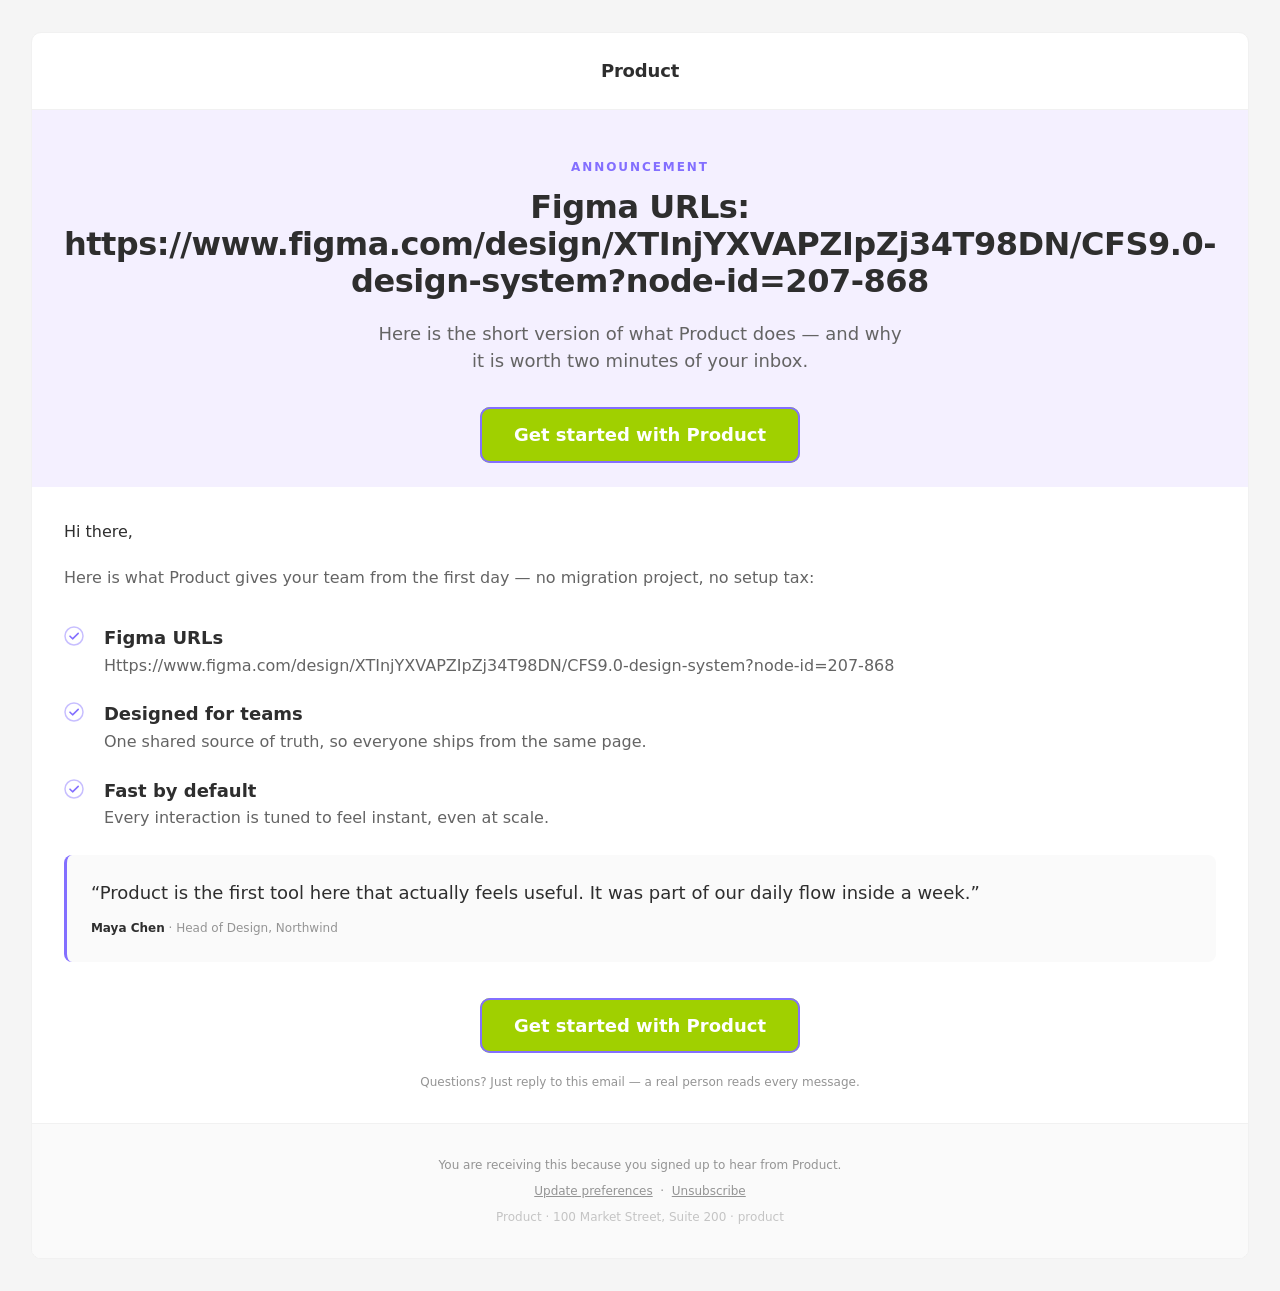
<file: skills/product-design-system/assets/system/artifacts/email.html>
<!doctype html>
<html lang="en">
  <head>
    <meta charset="utf-8" />
    <meta name="viewport" content="width=device-width, initial-scale=1" />
    <title>Figma URLs: https://www.figma.com/design/XTInjYXVAPZIpZj34T98DN/CFS9.0-design-system?node-id=207-868 — from Product</title>

    <style>
    :root {
      --brand-color-primary: #836fff;
      --brand-color-primary-bg: #f4f0ff;
      --brand-color-primary-bg-hover: #f4f0ff;
      --brand-color-primary-border: #efebff;
      --brand-color-primary-border-hover: #cec2ff;
      --brand-color-primary-hover: #ab99ff;
      --brand-color-primary-active: #6255d9;
      --brand-color-primary-text: #2d298c;
      --brand-color-success: #52c41a;
      --brand-color-success-bg: #f6ffed;
      --brand-color-success-border: #b6eb8f;
      --brand-color-success-hover: #72d13d;
      --brand-color-success-active: #389e0d;
      --brand-color-warning: #faad14;
      --brand-color-warning-bg: #fffbe6;
      --brand-color-warning-border: #ffe58f;
      --brand-color-warning-hover: #ffc53d;
      --brand-color-warning-active: #d48806;
      --brand-color-error: #ff4d4f;
      --brand-color-error-bg: #fff2f0;
      --brand-color-error-border: #ffccc7;
      --brand-color-error-hover: #ff7875;
      --brand-color-error-active: #d9363d;
      --brand-color-info: #836fff;
      --brand-color-info-bg: #f4f0ff;
      --brand-color-info-border: #efebff;
      --brand-color-link: #836fff;
      --brand-color-link-hover: #ab99ff;
      --brand-color-link-active: #6255d9;
      --brand-color-text: #2e2e2e;
      --brand-color-text-secondary: #646464;
      --brand-color-text-tertiary: #949494;
      --brand-color-text-quaternary: #c4c4c4;
      --brand-color-fill: #dbdbdb;
      --brand-color-fill-secondary: #f1f1f1;
      --brand-color-fill-tertiary: #f5f5f5;
      --brand-color-fill-quaternary: #fafafa;
      --brand-color-bg-layout: #f5f5f5;
      --brand-color-bg-container: #ffffff;
      --brand-color-bg-elevated: #ffffff;
      --brand-color-border: #dbdbdb;
      --brand-color-border-secondary: #f1f1f1;
      --brand-font-family: 'PingFang SC', 'Hiragino Sans GB', 'Microsoft YaHei', system-ui, -apple-system, 'Segoe UI', sans-serif;
      --brand-font-family-code: 'SFMono-Regular', Consolas, 'Liberation Mono', Menlo, Courier, monospace;
      --brand-font-size: 14px;
      --brand-font-size-sm: 12px;
      --brand-font-size-lg: 18px;
      --brand-font-size-xl: 22px;
      --brand-font-size-heading-1: 38px;
      --brand-font-size-heading-2: 32px;
      --brand-font-size-heading-3: 26px;
      --brand-font-size-heading-4: 22px;
      --brand-font-size-heading-5: 18px;
      --brand-line-height: 1.5714285714285714;
      --brand-line-height-heading: 1.25;
      --brand-font-weight-strong: 600;
      --brand-size-xxs: 4px;
      --brand-size-xs: 8px;
      --brand-size-sm: 12px;
      --brand-size: 16px;
      --brand-size-md: 20px;
      --brand-size-lg: 24px;
      --brand-size-xl: 32px;
      --brand-size-xxl: 48px;
      --brand-border-radius-xs: 3px;
      --brand-border-radius-sm: 5px;
      --brand-border-radius: 8px;
      --brand-border-radius-lg: 10px;
      --brand-line-width: 1px;
      --brand-control-height-xs: 16px;
      --brand-control-height-sm: 24px;
      --brand-control-height: 32px;
      --brand-control-height-lg: 40px;
      --brand-motion-duration-fast: 0.1s;
      --brand-motion-duration-mid: 0.2s;
      --brand-motion-duration-slow: 0.3s;
      --brand-motion-ease-in-out: cubic-bezier(0.645, 0.045, 0.355, 1);
      --brand-motion-ease-out: cubic-bezier(0.215, 0.61, 0.355, 1);
      --brand-primary-palette-1: #f4f0ff;
      --brand-primary-palette-2: #f4f0ff;
      --brand-primary-palette-3: #efebff;
      --brand-primary-palette-4: #cec2ff;
      --brand-primary-palette-5: #ab99ff;
      --brand-primary-palette-6: #836fff;
      --brand-primary-palette-7: #6255d9;
      --brand-primary-palette-8: #453db3;
      --brand-primary-palette-9: #2d298c;
      --brand-primary-palette-10: #1d1d66;
      --brand-presets-red-1: #fff1f0;
      --brand-presets-red-2: #ffcbc7;
      --brand-presets-red-3: #ffa39e;
      --brand-presets-red-4: #ff7775;
      --brand-presets-red-5: #ff4d50;
      --brand-presets-red-6: #f5222d;
      --brand-presets-red-7: #cf1323;
      --brand-presets-red-8: #a8071a;
      --brand-presets-red-9: #820014;
      --brand-presets-red-10: #5c0011;
      --brand-presets-volcano-1: #fff2e8;
      --brand-presets-volcano-2: #ffd8bf;
      --brand-presets-volcano-3: #ffbb96;
      --brand-presets-volcano-4: #ff9c6e;
      --brand-presets-volcano-5: #ff7a45;
      --brand-presets-volcano-6: #fa541c;
      --brand-presets-volcano-7: #d4380d;
      --brand-presets-volcano-8: #ad2202;
      --brand-presets-volcano-9: #871500;
      --brand-presets-volcano-10: #610c00;
      --brand-presets-orange-1: #fff7e6;
      --brand-presets-orange-2: #ffe7ba;
      --brand-presets-orange-3: #ffd591;
      --brand-presets-orange-4: #ffc069;
      --brand-presets-orange-5: #ffa940;
      --brand-presets-orange-6: #fa8c16;
      --brand-presets-orange-7: #d46b08;
      --brand-presets-orange-8: #ad4e00;
      --brand-presets-orange-9: #873800;
      --brand-presets-orange-10: #612500;
      --brand-presets-gold-1: #fffbe6;
      --brand-presets-gold-2: #fff1b8;
      --brand-presets-gold-3: #ffe58f;
      --brand-presets-gold-4: #ffd666;
      --brand-presets-gold-5: #ffc53d;
      --brand-presets-gold-6: #faad14;
      --brand-presets-gold-7: #d48806;
      --brand-presets-gold-8: #ad6800;
      --brand-presets-gold-9: #874c00;
      --brand-presets-gold-10: #613400;
      --brand-presets-yellow-1: #feffe6;
      --brand-presets-yellow-2: #ffffb8;
      --brand-presets-yellow-3: #fffb8f;
      --brand-presets-yellow-4: #fff566;
      --brand-presets-yellow-5: #ffeb3d;
      --brand-presets-yellow-6: #fadb14;
      --brand-presets-yellow-7: #d4b106;
      --brand-presets-yellow-8: #ad8a00;
      --brand-presets-yellow-9: #876700;
      --brand-presets-yellow-10: #614700;
      --brand-presets-lime-1: #fcffe6;
      --brand-presets-lime-2: #f4ffb8;
      --brand-presets-lime-3: #eaff8f;
      --brand-presets-lime-4: #d3f261;
      --brand-presets-lime-5: #bae637;
      --brand-presets-lime-6: #a0d911;
      --brand-presets-lime-7: #7bb305;
      --brand-presets-lime-8: #5b8c00;
      --brand-presets-lime-9: #3f6600;
      --brand-presets-lime-10: #254000;
      --brand-presets-green-1: #f6ffed;
      --brand-presets-green-2: #d9f7be;
      --brand-presets-green-3: #b6eb8f;
      --brand-presets-green-4: #94de64;
      --brand-presets-green-5: #72d13d;
      --brand-presets-green-6: #52c41a;
      --brand-presets-green-7: #389e0d;
      --brand-presets-green-8: #227804;
      --brand-presets-green-9: #135200;
      --brand-presets-green-10: #092b00;
      --brand-presets-cyan-1: #e6fffb;
      --brand-presets-cyan-2: #b5f5ec;
      --brand-presets-cyan-3: #87e8de;
      --brand-presets-cyan-4: #5cdbd3;
      --brand-presets-cyan-5: #36cfc9;
      --brand-presets-cyan-6: #13c2c2;
      --brand-presets-cyan-7: #08979c;
      --brand-presets-cyan-8: #006d75;
      --brand-presets-cyan-9: #00474f;
      --brand-presets-cyan-10: #002329;
      --brand-presets-blue-1: #e6f4ff;
      --brand-presets-blue-2: #bae0ff;
      --brand-presets-blue-3: #91caff;
      --brand-presets-blue-4: #69b1ff;
      --brand-presets-blue-5: #4096ff;
      --brand-presets-blue-6: #1677ff;
      --brand-presets-blue-7: #0958d9;
      --brand-presets-blue-8: #003eb3;
      --brand-presets-blue-9: #002c8c;
      --brand-presets-blue-10: #001d66;
      --brand-presets-geekblue-1: #f0f5ff;
      --brand-presets-geekblue-2: #d6e4ff;
      --brand-presets-geekblue-3: #adc6ff;
      --brand-presets-geekblue-4: #85a5ff;
      --brand-presets-geekblue-5: #597df7;
      --brand-presets-geekblue-6: #2f54eb;
      --brand-presets-geekblue-7: #1d39c4;
      --brand-presets-geekblue-8: #10229e;
      --brand-presets-geekblue-9: #061178;
      --brand-presets-geekblue-10: #030852;
      --brand-presets-purple-1: #f9f0ff;
      --brand-presets-purple-2: #efdbff;
      --brand-presets-purple-3: #d4adf7;
      --brand-presets-purple-4: #b37feb;
      --brand-presets-purple-5: #9254de;
      --brand-presets-purple-6: #722ed1;
      --brand-presets-purple-7: #531dab;
      --brand-presets-purple-8: #391085;
      --brand-presets-purple-9: #22075e;
      --brand-presets-purple-10: #120338;
      --brand-presets-magenta-1: #fff0f6;
      --brand-presets-magenta-2: #ffd6e7;
      --brand-presets-magenta-3: #ffadd2;
      --brand-presets-magenta-4: #ff85bf;
      --brand-presets-magenta-5: #f759aa;
      --brand-presets-magenta-6: #eb2f96;
      --brand-presets-magenta-7: #c41d7e;
      --brand-presets-magenta-8: #9e1067;
      --brand-presets-magenta-9: #780650;
      --brand-presets-magenta-10: #520339;
      --brand-presets-grey-1: #a6a6a6;
      --brand-presets-grey-2: #999999;
      --brand-presets-grey-3: #8c8c8c;
      --brand-presets-grey-4: #808080;
      --brand-presets-grey-5: #737373;
      --brand-presets-grey-6: #666666;
      --brand-presets-grey-7: #404040;
      --brand-presets-grey-8: #1a1a1a;
      --brand-presets-grey-9: #000000;
      --brand-presets-grey-10: #000000;
    }
      :root { --display-family: 'PingFang SC', 'Hiragino Sans GB', 'Microsoft YaHei', system-ui, -apple-system, 'Segoe UI', sans-serif, var(--brand-font-family); }
      * { box-sizing: border-box; }
      html, body { margin: 0; padding: 0; }
      body {
        font-family: var(--brand-font-family);
        font-size: var(--brand-font-size);
        line-height: var(--brand-line-height);
        color: var(--brand-color-text);
        background: var(--brand-color-bg-layout);
        -webkit-font-smoothing: antialiased;
        text-rendering: optimizeLegibility;
      }
      a { color: var(--brand-color-link); text-decoration: none; }
      h1, h2, h3, h4 {
        margin: 0;
        font-family: var(--display-family);
        line-height: var(--brand-line-height-heading);
        font-weight: var(--brand-font-weight-strong);
        color: var(--brand-color-text);
        overflow-wrap: break-word;
      }
      p { margin: 0; overflow-wrap: break-word; }
      img, svg { max-width: 100%; display: block; }
      .wrap { max-width: 1120px; margin: 0 auto; padding-left: clamp(20px, 4vw, 40px); padding-right: clamp(20px, 4vw, 40px); }
      .kicker {
        display: block;
        text-transform: uppercase;
        letter-spacing: 0.14em;
        font-size: var(--brand-font-size-sm);
        font-weight: var(--brand-font-weight-strong);
        color: var(--brand-color-primary);
        margin-bottom: var(--brand-size-sm);
      }
      .clamp-2, .clamp-3 { display: -webkit-box; -webkit-box-orient: vertical; overflow: hidden; }
      .clamp-2 { -webkit-line-clamp: 2; }
      .clamp-3 { -webkit-line-clamp: 3; }
      a[role="button"]{transition:filter .15s ease,transform .15s ease}
a[role="button"]:hover{filter:brightness(1.07)}
a[role="button"]:active{filter:brightness(.95);transform:translateY(0.5px)}
input:focus,textarea:focus,select:focus{border-color:var(--brand-color-primary)!important;box-shadow:0 0 0 3px var(--brand-color-primary-bg);outline:none}
details.kit-acc>summary{list-style:none;cursor:pointer}
details.kit-acc>summary::-webkit-details-marker{display:none}
details.kit-acc .kit-acc-icon{transition:transform .18s ease}
details.kit-acc[open] .kit-acc-icon{transform:rotate(45deg)}
      img{border:0;outline:none;text-decoration:none;}table{border-spacing:0;}
    </style>
  </head>
  <body>
    <!-- hidden preheader: earns the open, complements the subject, never repeats it -->
    <div style="display:none;max-height:0;overflow:hidden;mso-hide:all;font-size:1px;line-height:1px;color:var(--brand-color-bg-layout);opacity:0;">Figma URLs: https://www.figma.com/design/XTInjYXVAPZIpZj34T98DN/CFS9.0-design-system?node-id=207-868</div>
    <!-- whitespace eater so the body copy does not leak into the inbox preview -->
    <div style="display:none;max-height:0;overflow:hidden;">&#847;&#8204;&#160;&#847;&#8204;&#160;&#847;&#8204;&#160;&#847;&#8204;&#160;&#847;&#8204;&#160;&#847;&#8204;&#160;&#847;&#8204;&#160;</div>

    <table role="presentation" width="100%" cellpadding="0" cellspacing="0" border="0" style="background:var(--brand-color-bg-layout);margin:0;padding:0;">
      <tr>
        <td align="center" style="padding:var(--brand-size-xl) var(--brand-size-md);">
          <table role="presentation" width="600" cellpadding="0" cellspacing="0" border="0" style="width:600px;max-width:600px;background:var(--brand-color-bg-container);border:var(--brand-line-width) solid var(--brand-color-border-secondary);border-radius:var(--brand-border-radius-lg);overflow:hidden;">

            <!-- Header: logo only, generous whitespace, no nav -->
            <tr>
              <td style="padding:var(--brand-size-lg) var(--brand-size-xl);text-align:center;border-bottom:var(--brand-line-width) solid var(--brand-color-border-secondary);">
                <span style="font-family:var(--display-family);font-weight:var(--brand-font-weight-strong);font-size:var(--brand-font-size-lg);letter-spacing:-0.01em;color:var(--brand-color-text);white-space:nowrap;">Product</span>
              </td>
            </tr>

            <!-- Hero: inverted pyramid — conclusion first, then why it matters, then the one CTA -->
            <tr>
              <td style="padding:var(--brand-size-xxl) var(--brand-size-xl) var(--brand-size-lg);text-align:center;background:var(--brand-color-primary-bg);">
                <p style="margin:0 0 var(--brand-size-sm);font-family:var(--brand-font-family);text-transform:uppercase;letter-spacing:0.16em;font-size:var(--brand-font-size-sm);font-weight:var(--brand-font-weight-strong);color:var(--brand-color-primary);">Announcement</p>
                <h1 style="margin:0 0 var(--brand-size-md);font-family:var(--display-family);font-size:var(--brand-font-size-heading-2);line-height:1.15;letter-spacing:-0.015em;color:var(--brand-color-text);">Figma URLs: https://www.figma.com/design/XTInjYXVAPZIpZj34T98DN/CFS9.0-design-system?node-id=207-868</h1>
                <p style="margin:0 auto var(--brand-size-xl);max-width:46ch;font-family:var(--brand-font-family);font-size:var(--brand-font-size-lg);line-height:1.55;color:var(--brand-color-text-secondary);">Here is the short version of what Product does — and why it is worth two minutes of your inbox.</p>
                <!-- the one primary CTA, above the fold -->
                <table role="presentation" cellpadding="0" cellspacing="0" border="0" style="margin:0 auto;border-collapse:separate;line-height:100%;">
                    <tr>
                      <td align="center" bgcolor="var(--brand-color-primary)" style="border-radius:var(--brand-border-radius-lg);">
                        <a href="#" target="_blank" style="display:inline-block;min-width:200px;padding:16px var(--brand-size-xl);font-family:var(--brand-font-family);font-size:var(--brand-font-size-lg);font-weight:var(--brand-font-weight-strong);line-height:1.1;color:#ffffff;text-decoration:none;text-align:center;border-radius:var(--brand-border-radius-lg);border:2px solid var(--brand-color-primary);">Get started with Product</a>
                      </td>
                    </tr>
                  </table>
              </td>
            </tr>

            <!-- Body: scannable, human, one idea per block -->
            <tr>
              <td style="padding:var(--brand-size-xl) var(--brand-size-xl) var(--brand-size-sm);">
                <p style="margin:0 0 var(--brand-size-md);font-family:var(--brand-font-family);font-size:16px;line-height:1.6;color:var(--brand-color-text);">Hi there,</p>
                <p style="margin:0 0 var(--brand-size-lg);font-family:var(--brand-font-family);font-size:16px;line-height:1.6;color:var(--brand-color-text-secondary);">Here is what Product gives your team from the first day — no migration project, no setup tax:</p>

                <table role="presentation" width="100%" cellpadding="0" cellspacing="0" border="0" style="border-collapse:collapse;">
<tr>
                <td valign="top" style="width:40px;padding:var(--brand-size-sm) var(--brand-size-sm) var(--brand-size-sm) 0;"><svg width="20" height="20" viewBox="0 0 20 20" fill="none" xmlns="http://www.w3.org/2000/svg" style="display:block;" aria-hidden="true"><circle cx="10" cy="10" r="9" stroke="var(--brand-color-primary)" stroke-width="1.5" opacity="0.45"/><path d="M6 10.2l2.6 2.6L14.2 7.4" stroke="var(--brand-color-primary)" stroke-width="1.6" stroke-linecap="round" stroke-linejoin="round"/></svg></td>
                <td valign="top" style="padding:var(--brand-size-sm) 0;">
                  <p style="margin:0 0 4px;font-family:var(--brand-font-family);font-size:var(--brand-font-size-lg);font-weight:var(--brand-font-weight-strong);color:var(--brand-color-text);line-height:1.3;">Figma URLs</p>
                  <p style="margin:0;font-family:var(--brand-font-family);font-size:16px;color:var(--brand-color-text-secondary);line-height:1.55;">Https://www.figma.com/design/XTInjYXVAPZIpZj34T98DN/CFS9.0-design-system?node-id=207-868</p>
                </td>
              </tr>
<tr>
                <td valign="top" style="width:40px;padding:var(--brand-size-sm) var(--brand-size-sm) var(--brand-size-sm) 0;"><svg width="20" height="20" viewBox="0 0 20 20" fill="none" xmlns="http://www.w3.org/2000/svg" style="display:block;" aria-hidden="true"><circle cx="10" cy="10" r="9" stroke="var(--brand-color-primary)" stroke-width="1.5" opacity="0.45"/><path d="M6 10.2l2.6 2.6L14.2 7.4" stroke="var(--brand-color-primary)" stroke-width="1.6" stroke-linecap="round" stroke-linejoin="round"/></svg></td>
                <td valign="top" style="padding:var(--brand-size-sm) 0;">
                  <p style="margin:0 0 4px;font-family:var(--brand-font-family);font-size:var(--brand-font-size-lg);font-weight:var(--brand-font-weight-strong);color:var(--brand-color-text);line-height:1.3;">Designed for teams</p>
                  <p style="margin:0;font-family:var(--brand-font-family);font-size:16px;color:var(--brand-color-text-secondary);line-height:1.55;">One shared source of truth, so everyone ships from the same page.</p>
                </td>
              </tr>
<tr>
                <td valign="top" style="width:40px;padding:var(--brand-size-sm) var(--brand-size-sm) var(--brand-size-sm) 0;"><svg width="20" height="20" viewBox="0 0 20 20" fill="none" xmlns="http://www.w3.org/2000/svg" style="display:block;" aria-hidden="true"><circle cx="10" cy="10" r="9" stroke="var(--brand-color-primary)" stroke-width="1.5" opacity="0.45"/><path d="M6 10.2l2.6 2.6L14.2 7.4" stroke="var(--brand-color-primary)" stroke-width="1.6" stroke-linecap="round" stroke-linejoin="round"/></svg></td>
                <td valign="top" style="padding:var(--brand-size-sm) 0;">
                  <p style="margin:0 0 4px;font-family:var(--brand-font-family);font-size:var(--brand-font-size-lg);font-weight:var(--brand-font-weight-strong);color:var(--brand-color-text);line-height:1.3;">Fast by default</p>
                  <p style="margin:0;font-family:var(--brand-font-family);font-size:16px;color:var(--brand-color-text-secondary);line-height:1.55;">Every interaction is tuned to feel instant, even at scale.</p>
                </td>
              </tr>
                </table>
              </td>
            </tr>

            <!-- One named proof point: a person beats a paragraph of adjectives -->
            <tr>
              <td style="padding:0 var(--brand-size-xl) var(--brand-size-lg);">
                <table role="presentation" width="100%" cellpadding="0" cellspacing="0" border="0">
                  <tr>
                    <td style="padding:var(--brand-size-lg);background:var(--brand-color-fill-quaternary);border-left:3px solid var(--brand-color-primary);border-radius:var(--brand-border-radius);">
                      <p style="margin:0 0 var(--brand-size-sm);font-family:var(--brand-font-family);font-size:var(--brand-font-size-lg);line-height:1.55;color:var(--brand-color-text);">&ldquo;Product is the first tool here that actually feels useful. It was part of our daily flow inside a week.&rdquo;</p>
                      <p style="margin:0;font-family:var(--brand-font-family);font-size:var(--brand-font-size-sm);color:var(--brand-color-text-tertiary);"><strong style="color:var(--brand-color-text);font-weight:var(--brand-font-weight-strong);">Maya Chen</strong> &middot; Head of Design, Northwind</p>
                    </td>
                  </tr>
                </table>
              </td>
            </tr>

            <!-- CTA repeated once near the end — same single action -->
            <tr>
              <td style="padding:var(--brand-size-sm) var(--brand-size-xl) var(--brand-size-xl);text-align:center;">
                <table role="presentation" cellpadding="0" cellspacing="0" border="0" style="margin:0 auto;border-collapse:separate;line-height:100%;">
                    <tr>
                      <td align="center" bgcolor="var(--brand-color-primary)" style="border-radius:var(--brand-border-radius-lg);">
                        <a href="#" target="_blank" style="display:inline-block;min-width:200px;padding:16px var(--brand-size-xl);font-family:var(--brand-font-family);font-size:var(--brand-font-size-lg);font-weight:var(--brand-font-weight-strong);line-height:1.1;color:#ffffff;text-decoration:none;text-align:center;border-radius:var(--brand-border-radius-lg);border:2px solid var(--brand-color-primary);">Get started with Product</a>
                      </td>
                    </tr>
                  </table>
                <p style="margin:var(--brand-size-md) 0 0;font-family:var(--brand-font-family);font-size:var(--brand-font-size-sm);color:var(--brand-color-text-tertiary);line-height:1.5;">Questions? Just reply to this email — a real person reads every message.</p>
              </td>
            </tr>

            <!-- Footer: working unsubscribe + physical address placeholder + brand -->
<tr>
            <td style="padding:var(--brand-size-xl) var(--brand-size-xl);background:var(--brand-color-fill-quaternary);border-top:var(--brand-line-width) solid var(--brand-color-border-secondary);text-align:center;">
              <p style="margin:0 0 var(--brand-size-xs);font-family:var(--brand-font-family);font-size:var(--brand-font-size-sm);color:var(--brand-color-text-tertiary);line-height:1.5;">You are receiving this because you signed up to hear from Product.</p>
              <p style="margin:0 0 var(--brand-size-xs);font-family:var(--brand-font-family);font-size:var(--brand-font-size-sm);color:var(--brand-color-text-tertiary);line-height:1.5;"><a href="#" target="_blank" style="color:var(--brand-color-text-tertiary);text-decoration:underline;">Update preferences</a> &nbsp;&middot;&nbsp; <a href="#" target="_blank" style="color:var(--brand-color-text-tertiary);text-decoration:underline;">Unsubscribe</a></p>
              <p style="margin:0;font-family:var(--brand-font-family);font-size:var(--brand-font-size-sm);color:var(--brand-color-text-quaternary);line-height:1.5;">Product &middot; 100 Market Street, Suite 200 &middot; product</p>
            </td>
          </tr>

          </table>
        </td>
      </tr>
    </table>

  </body>
</html>
</file>
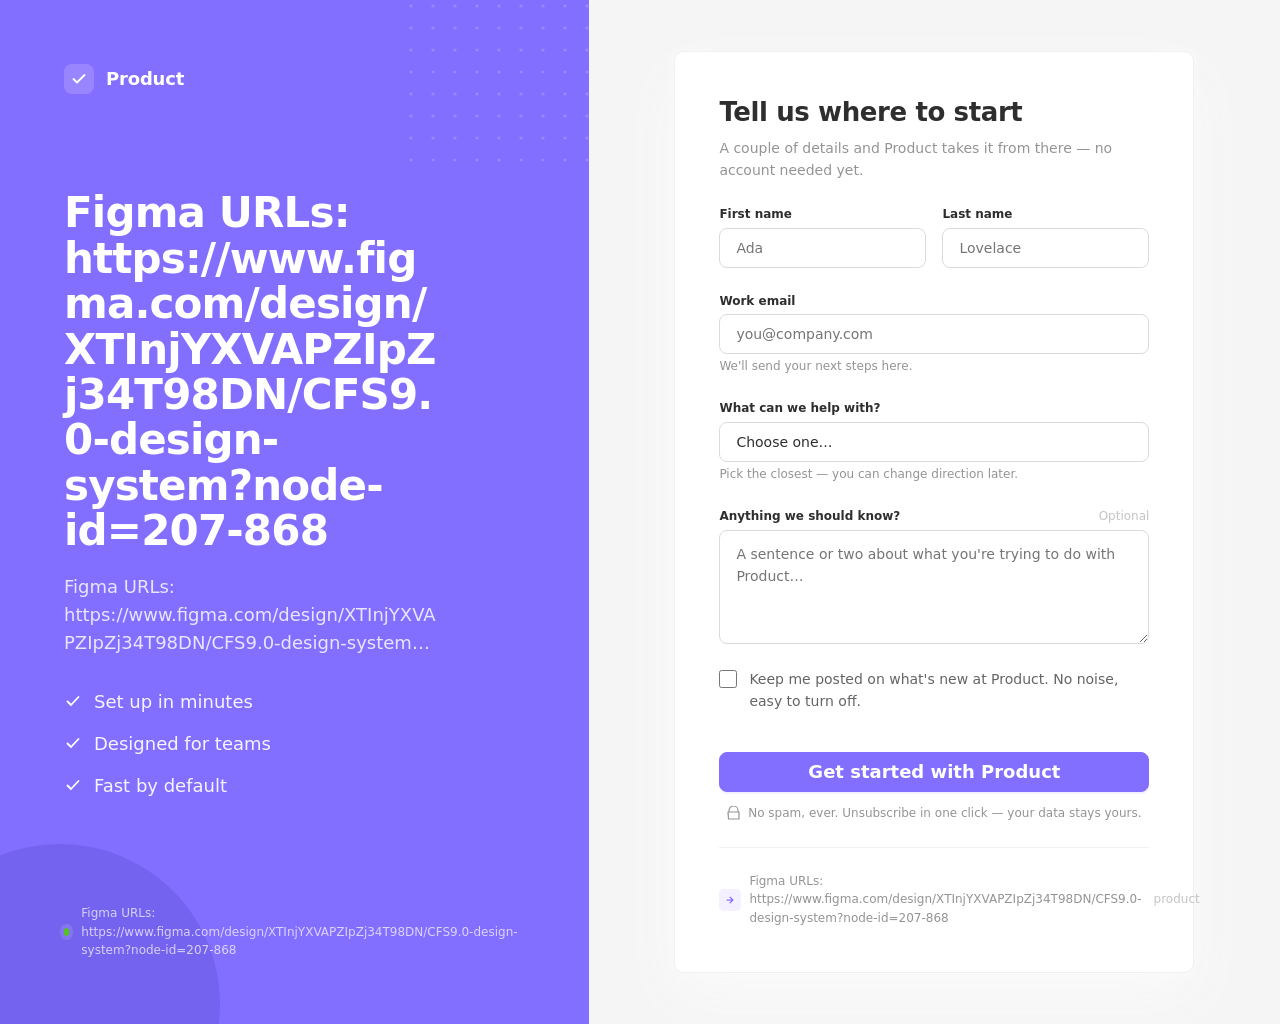
<file: skills/product-design-system/assets/system/artifacts/form.html>
<!doctype html>
<html lang="en">
  <head>
    <meta charset="utf-8" />
    <meta name="viewport" content="width=device-width, initial-scale=1" />
    <title>Product — Get started</title>

    <style>
    :root {
      --brand-color-primary: #836fff;
      --brand-color-primary-bg: #f4f0ff;
      --brand-color-primary-bg-hover: #f4f0ff;
      --brand-color-primary-border: #efebff;
      --brand-color-primary-border-hover: #cec2ff;
      --brand-color-primary-hover: #ab99ff;
      --brand-color-primary-active: #6255d9;
      --brand-color-primary-text: #2d298c;
      --brand-color-success: #52c41a;
      --brand-color-success-bg: #f6ffed;
      --brand-color-success-border: #b6eb8f;
      --brand-color-success-hover: #72d13d;
      --brand-color-success-active: #389e0d;
      --brand-color-warning: #faad14;
      --brand-color-warning-bg: #fffbe6;
      --brand-color-warning-border: #ffe58f;
      --brand-color-warning-hover: #ffc53d;
      --brand-color-warning-active: #d48806;
      --brand-color-error: #ff4d4f;
      --brand-color-error-bg: #fff2f0;
      --brand-color-error-border: #ffccc7;
      --brand-color-error-hover: #ff7875;
      --brand-color-error-active: #d9363d;
      --brand-color-info: #836fff;
      --brand-color-info-bg: #f4f0ff;
      --brand-color-info-border: #efebff;
      --brand-color-link: #836fff;
      --brand-color-link-hover: #ab99ff;
      --brand-color-link-active: #6255d9;
      --brand-color-text: #2e2e2e;
      --brand-color-text-secondary: #646464;
      --brand-color-text-tertiary: #949494;
      --brand-color-text-quaternary: #c4c4c4;
      --brand-color-fill: #dbdbdb;
      --brand-color-fill-secondary: #f1f1f1;
      --brand-color-fill-tertiary: #f5f5f5;
      --brand-color-fill-quaternary: #fafafa;
      --brand-color-bg-layout: #f5f5f5;
      --brand-color-bg-container: #ffffff;
      --brand-color-bg-elevated: #ffffff;
      --brand-color-border: #dbdbdb;
      --brand-color-border-secondary: #f1f1f1;
      --brand-font-family: 'PingFang SC', 'Hiragino Sans GB', 'Microsoft YaHei', system-ui, -apple-system, 'Segoe UI', sans-serif;
      --brand-font-family-code: 'SFMono-Regular', Consolas, 'Liberation Mono', Menlo, Courier, monospace;
      --brand-font-size: 14px;
      --brand-font-size-sm: 12px;
      --brand-font-size-lg: 18px;
      --brand-font-size-xl: 22px;
      --brand-font-size-heading-1: 38px;
      --brand-font-size-heading-2: 32px;
      --brand-font-size-heading-3: 26px;
      --brand-font-size-heading-4: 22px;
      --brand-font-size-heading-5: 18px;
      --brand-line-height: 1.5714285714285714;
      --brand-line-height-heading: 1.25;
      --brand-font-weight-strong: 600;
      --brand-size-xxs: 4px;
      --brand-size-xs: 8px;
      --brand-size-sm: 12px;
      --brand-size: 16px;
      --brand-size-md: 20px;
      --brand-size-lg: 24px;
      --brand-size-xl: 32px;
      --brand-size-xxl: 48px;
      --brand-border-radius-xs: 3px;
      --brand-border-radius-sm: 5px;
      --brand-border-radius: 8px;
      --brand-border-radius-lg: 10px;
      --brand-line-width: 1px;
      --brand-control-height-xs: 16px;
      --brand-control-height-sm: 24px;
      --brand-control-height: 32px;
      --brand-control-height-lg: 40px;
      --brand-motion-duration-fast: 0.1s;
      --brand-motion-duration-mid: 0.2s;
      --brand-motion-duration-slow: 0.3s;
      --brand-motion-ease-in-out: cubic-bezier(0.645, 0.045, 0.355, 1);
      --brand-motion-ease-out: cubic-bezier(0.215, 0.61, 0.355, 1);
      --brand-primary-palette-1: #f4f0ff;
      --brand-primary-palette-2: #f4f0ff;
      --brand-primary-palette-3: #efebff;
      --brand-primary-palette-4: #cec2ff;
      --brand-primary-palette-5: #ab99ff;
      --brand-primary-palette-6: #836fff;
      --brand-primary-palette-7: #6255d9;
      --brand-primary-palette-8: #453db3;
      --brand-primary-palette-9: #2d298c;
      --brand-primary-palette-10: #1d1d66;
      --brand-presets-red-1: #fff1f0;
      --brand-presets-red-2: #ffcbc7;
      --brand-presets-red-3: #ffa39e;
      --brand-presets-red-4: #ff7775;
      --brand-presets-red-5: #ff4d50;
      --brand-presets-red-6: #f5222d;
      --brand-presets-red-7: #cf1323;
      --brand-presets-red-8: #a8071a;
      --brand-presets-red-9: #820014;
      --brand-presets-red-10: #5c0011;
      --brand-presets-volcano-1: #fff2e8;
      --brand-presets-volcano-2: #ffd8bf;
      --brand-presets-volcano-3: #ffbb96;
      --brand-presets-volcano-4: #ff9c6e;
      --brand-presets-volcano-5: #ff7a45;
      --brand-presets-volcano-6: #fa541c;
      --brand-presets-volcano-7: #d4380d;
      --brand-presets-volcano-8: #ad2202;
      --brand-presets-volcano-9: #871500;
      --brand-presets-volcano-10: #610c00;
      --brand-presets-orange-1: #fff7e6;
      --brand-presets-orange-2: #ffe7ba;
      --brand-presets-orange-3: #ffd591;
      --brand-presets-orange-4: #ffc069;
      --brand-presets-orange-5: #ffa940;
      --brand-presets-orange-6: #fa8c16;
      --brand-presets-orange-7: #d46b08;
      --brand-presets-orange-8: #ad4e00;
      --brand-presets-orange-9: #873800;
      --brand-presets-orange-10: #612500;
      --brand-presets-gold-1: #fffbe6;
      --brand-presets-gold-2: #fff1b8;
      --brand-presets-gold-3: #ffe58f;
      --brand-presets-gold-4: #ffd666;
      --brand-presets-gold-5: #ffc53d;
      --brand-presets-gold-6: #faad14;
      --brand-presets-gold-7: #d48806;
      --brand-presets-gold-8: #ad6800;
      --brand-presets-gold-9: #874c00;
      --brand-presets-gold-10: #613400;
      --brand-presets-yellow-1: #feffe6;
      --brand-presets-yellow-2: #ffffb8;
      --brand-presets-yellow-3: #fffb8f;
      --brand-presets-yellow-4: #fff566;
      --brand-presets-yellow-5: #ffeb3d;
      --brand-presets-yellow-6: #fadb14;
      --brand-presets-yellow-7: #d4b106;
      --brand-presets-yellow-8: #ad8a00;
      --brand-presets-yellow-9: #876700;
      --brand-presets-yellow-10: #614700;
      --brand-presets-lime-1: #fcffe6;
      --brand-presets-lime-2: #f4ffb8;
      --brand-presets-lime-3: #eaff8f;
      --brand-presets-lime-4: #d3f261;
      --brand-presets-lime-5: #bae637;
      --brand-presets-lime-6: #a0d911;
      --brand-presets-lime-7: #7bb305;
      --brand-presets-lime-8: #5b8c00;
      --brand-presets-lime-9: #3f6600;
      --brand-presets-lime-10: #254000;
      --brand-presets-green-1: #f6ffed;
      --brand-presets-green-2: #d9f7be;
      --brand-presets-green-3: #b6eb8f;
      --brand-presets-green-4: #94de64;
      --brand-presets-green-5: #72d13d;
      --brand-presets-green-6: #52c41a;
      --brand-presets-green-7: #389e0d;
      --brand-presets-green-8: #227804;
      --brand-presets-green-9: #135200;
      --brand-presets-green-10: #092b00;
      --brand-presets-cyan-1: #e6fffb;
      --brand-presets-cyan-2: #b5f5ec;
      --brand-presets-cyan-3: #87e8de;
      --brand-presets-cyan-4: #5cdbd3;
      --brand-presets-cyan-5: #36cfc9;
      --brand-presets-cyan-6: #13c2c2;
      --brand-presets-cyan-7: #08979c;
      --brand-presets-cyan-8: #006d75;
      --brand-presets-cyan-9: #00474f;
      --brand-presets-cyan-10: #002329;
      --brand-presets-blue-1: #e6f4ff;
      --brand-presets-blue-2: #bae0ff;
      --brand-presets-blue-3: #91caff;
      --brand-presets-blue-4: #69b1ff;
      --brand-presets-blue-5: #4096ff;
      --brand-presets-blue-6: #1677ff;
      --brand-presets-blue-7: #0958d9;
      --brand-presets-blue-8: #003eb3;
      --brand-presets-blue-9: #002c8c;
      --brand-presets-blue-10: #001d66;
      --brand-presets-geekblue-1: #f0f5ff;
      --brand-presets-geekblue-2: #d6e4ff;
      --brand-presets-geekblue-3: #adc6ff;
      --brand-presets-geekblue-4: #85a5ff;
      --brand-presets-geekblue-5: #597df7;
      --brand-presets-geekblue-6: #2f54eb;
      --brand-presets-geekblue-7: #1d39c4;
      --brand-presets-geekblue-8: #10229e;
      --brand-presets-geekblue-9: #061178;
      --brand-presets-geekblue-10: #030852;
      --brand-presets-purple-1: #f9f0ff;
      --brand-presets-purple-2: #efdbff;
      --brand-presets-purple-3: #d4adf7;
      --brand-presets-purple-4: #b37feb;
      --brand-presets-purple-5: #9254de;
      --brand-presets-purple-6: #722ed1;
      --brand-presets-purple-7: #531dab;
      --brand-presets-purple-8: #391085;
      --brand-presets-purple-9: #22075e;
      --brand-presets-purple-10: #120338;
      --brand-presets-magenta-1: #fff0f6;
      --brand-presets-magenta-2: #ffd6e7;
      --brand-presets-magenta-3: #ffadd2;
      --brand-presets-magenta-4: #ff85bf;
      --brand-presets-magenta-5: #f759aa;
      --brand-presets-magenta-6: #eb2f96;
      --brand-presets-magenta-7: #c41d7e;
      --brand-presets-magenta-8: #9e1067;
      --brand-presets-magenta-9: #780650;
      --brand-presets-magenta-10: #520339;
      --brand-presets-grey-1: #a6a6a6;
      --brand-presets-grey-2: #999999;
      --brand-presets-grey-3: #8c8c8c;
      --brand-presets-grey-4: #808080;
      --brand-presets-grey-5: #737373;
      --brand-presets-grey-6: #666666;
      --brand-presets-grey-7: #404040;
      --brand-presets-grey-8: #1a1a1a;
      --brand-presets-grey-9: #000000;
      --brand-presets-grey-10: #000000;
    }
      :root { --display-family: 'PingFang SC', 'Hiragino Sans GB', 'Microsoft YaHei', system-ui, -apple-system, 'Segoe UI', sans-serif, var(--brand-font-family); }
      * { box-sizing: border-box; }
      html, body { margin: 0; padding: 0; }
      body {
        font-family: var(--brand-font-family);
        font-size: var(--brand-font-size);
        line-height: var(--brand-line-height);
        color: var(--brand-color-text);
        background: var(--brand-color-bg-layout);
        -webkit-font-smoothing: antialiased;
        text-rendering: optimizeLegibility;
      }
      a { color: var(--brand-color-link); text-decoration: none; }
      h1, h2, h3, h4 {
        margin: 0;
        font-family: var(--display-family);
        line-height: var(--brand-line-height-heading);
        font-weight: var(--brand-font-weight-strong);
        color: var(--brand-color-text);
        overflow-wrap: break-word;
      }
      p { margin: 0; overflow-wrap: break-word; }
      img, svg { max-width: 100%; display: block; }
      .wrap { max-width: 1120px; margin: 0 auto; padding-left: clamp(20px, 4vw, 40px); padding-right: clamp(20px, 4vw, 40px); }
      .kicker {
        display: block;
        text-transform: uppercase;
        letter-spacing: 0.14em;
        font-size: var(--brand-font-size-sm);
        font-weight: var(--brand-font-weight-strong);
        color: var(--brand-color-primary);
        margin-bottom: var(--brand-size-sm);
      }
      .clamp-2, .clamp-3 { display: -webkit-box; -webkit-box-orient: vertical; overflow: hidden; }
      .clamp-2 { -webkit-line-clamp: 2; }
      .clamp-3 { -webkit-line-clamp: 3; }
      a[role="button"]{transition:filter .15s ease,transform .15s ease}
a[role="button"]:hover{filter:brightness(1.07)}
a[role="button"]:active{filter:brightness(.95);transform:translateY(0.5px)}
input:focus,textarea:focus,select:focus{border-color:var(--brand-color-primary)!important;box-shadow:0 0 0 3px var(--brand-color-primary-bg);outline:none}
details.kit-acc>summary{list-style:none;cursor:pointer}
details.kit-acc>summary::-webkit-details-marker{display:none}
details.kit-acc .kit-acc-icon{transition:transform .18s ease}
details.kit-acc[open] .kit-acc-icon{transform:rotate(45deg)}

      .form-split { display: grid; grid-template-columns: minmax(320px, 4.6fr) minmax(380px, 5.4fr); min-height: 100vh; }
      @media (max-width: 900px) { .form-split { grid-template-columns: 1fr; } .form-brand { min-height: 340px; } }
      .form-grid-2 { display: grid; grid-template-columns: 1fr 1fr; gap: var(--brand-size); }
      @media (max-width: 540px) { .form-grid-2 { grid-template-columns: 1fr; } }
      .fld input:focus, .fld textarea:focus, .fld select:focus { border-color: var(--brand-color-primary) !important; box-shadow: 0 0 0 3px var(--brand-color-primary-bg); }
      .fld input:invalid:not(:placeholder-shown) { border-color: var(--brand-color-error); }
      .fld input:invalid:not(:placeholder-shown) ~ .fld-err { display: block; }
      .fld-err { display: none; margin: var(--brand-size-xxs) 0 0; font-size: var(--brand-font-size-sm); color: var(--brand-color-error); }
      .form-card { transition: box-shadow var(--brand-motion-duration-mid) var(--brand-motion-ease-in-out); }

    </style>
  </head>
  <body>
    <div class="form-split">
      <div class="form-brand" style="background:var(--brand-color-primary);color:#fff;padding:clamp(32px,5vw,64px);display:flex;flex-direction:column;justify-content:space-between;gap:var(--brand-size-xl);position:relative;overflow:hidden;">
        <svg width="220" height="220" viewBox="0 0 220 220" fill="none" aria-hidden="true" style="position:absolute;top:-40px;right:-40px;opacity:0.18;color:#fff;"><defs><pattern id="fdot" width="22" height="22" patternUnits="userSpaceOnUse"><circle cx="2" cy="2" r="1.6" fill="currentColor"/></pattern></defs><rect width="220" height="220" fill="url(#fdot)"/></svg>
        <div style="position:absolute;bottom:-140px;left:-100px;width:320px;height:320px;border-radius:50%;background:var(--brand-color-primary-active);opacity:0.45;"></div>
        <div style="position:relative;display:flex;align-items:center;gap:var(--brand-size-sm);">
          <span style="display:inline-flex;width:30px;height:30px;border-radius:var(--brand-border-radius);background:rgba(255,255,255,0.16);align-items:center;justify-content:center;">
            <svg width="14" height="14" viewBox="0 0 14 14" fill="none" aria-hidden="true"><path d="M1.5 7l3.5 3.5L12.5 3" stroke="#fff" stroke-width="1.8" stroke-linecap="round" stroke-linejoin="round"/></svg>
          </span>
          <span style="font-family:var(--display-family);font-weight:var(--brand-font-weight-strong);font-size:var(--brand-font-size-lg);letter-spacing:-0.01em;color:#fff;white-space:nowrap;">Product</span>
        </div>
        <div style="position:relative;max-width:42ch;">
          <h1 style="color:#fff;font-size:clamp(28px,3.4vw,42px);letter-spacing:-0.02em;line-height:1.08;margin-bottom:var(--brand-size-md);">Figma URLs: https://www.figma.com/design/XTInjYXVAPZIpZj34T98DN/CFS9.0-design-system?node-id=207-868</h1>
          <p class="clamp-3" style="color:rgba(255,255,255,0.82);font-size:var(--brand-font-size-lg);line-height:1.55;margin-bottom:var(--brand-size-lg);">Figma URLs: https://www.figma.com/design/XTInjYXVAPZIpZj34T98DN/CFS9.0-design-system?node-id=207-868</p>
          <ul style="list-style:none;margin:0;padding:0;"><li style="display:flex;gap:var(--brand-size-sm);align-items:flex-start;padding:var(--brand-size-xs) 0;color:rgba(255,255,255,0.92);font-size:var(--brand-font-size-lg);line-height:1.45;">
            <svg width="18" height="18" viewBox="0 0 18 18" fill="none" aria-hidden="true" style="flex:0 0 auto;margin-top:3px;"><path d="M3.5 9.5L7 13l7.5-8" stroke="#fff" stroke-width="1.8" stroke-linecap="round" stroke-linejoin="round"/></svg>
            <span>Set up in minutes</span>
          </li><li style="display:flex;gap:var(--brand-size-sm);align-items:flex-start;padding:var(--brand-size-xs) 0;color:rgba(255,255,255,0.92);font-size:var(--brand-font-size-lg);line-height:1.45;">
            <svg width="18" height="18" viewBox="0 0 18 18" fill="none" aria-hidden="true" style="flex:0 0 auto;margin-top:3px;"><path d="M3.5 9.5L7 13l7.5-8" stroke="#fff" stroke-width="1.8" stroke-linecap="round" stroke-linejoin="round"/></svg>
            <span>Designed for teams</span>
          </li><li style="display:flex;gap:var(--brand-size-sm);align-items:flex-start;padding:var(--brand-size-xs) 0;color:rgba(255,255,255,0.92);font-size:var(--brand-font-size-lg);line-height:1.45;">
            <svg width="18" height="18" viewBox="0 0 18 18" fill="none" aria-hidden="true" style="flex:0 0 auto;margin-top:3px;"><path d="M3.5 9.5L7 13l7.5-8" stroke="#fff" stroke-width="1.8" stroke-linecap="round" stroke-linejoin="round"/></svg>
            <span>Fast by default</span>
          </li></ul>
        </div>
        <div style="position:relative;display:flex;align-items:center;gap:var(--brand-size-sm);color:rgba(255,255,255,0.7);font-size:var(--brand-font-size-sm);">
          <span style="display:inline-flex;width:8px;height:8px;border-radius:50%;background:var(--brand-color-success);box-shadow:0 0 0 4px rgba(255,255,255,0.12);"></span>
          <span>Figma URLs: https://www.figma.com/design/XTInjYXVAPZIpZj34T98DN/CFS9.0-design-system?node-id=207-868</span>
        </div>
      </div>
      <div style="display:flex;align-items:center;justify-content:center;padding:clamp(24px,4vw,64px);background:var(--brand-color-bg-layout);">
        <div class="form-card" style="width:100%;max-width:520px;background:var(--brand-color-bg-container);border:var(--brand-line-width) solid var(--brand-color-border-secondary);border-radius:var(--brand-border-radius-lg);padding:clamp(28px,4vw,44px);box-shadow:0 24px 60px var(--brand-color-fill-quaternary), 0 2px 8px var(--brand-color-fill-quaternary);">
          <header style="margin-bottom:var(--brand-size-lg);">
            <h2 style="font-size:var(--brand-font-size-heading-3);letter-spacing:-0.015em;margin-bottom:var(--brand-size-xs);">Tell us where to start</h2>
            <p style="color:var(--brand-color-text-tertiary);font-size:var(--brand-font-size);">A couple of details and Product takes it from there — no account needed yet.</p>
          </header>

          <form novalidate onsubmit="this.querySelector('.form-body').style.display='none';var s=this.querySelector('.form-success');s.hidden=false;s.style.display='flex';return false;">
            <div class="form-body" style="display:flex;flex-direction:column;gap:var(--brand-size-lg);">
              <div style="display:flex;flex-direction:column;gap:var(--brand-size-lg);">
            <div class="form-grid-2">
              <div class="fld">
            <label style="display:flex;align-items:baseline;justify-content:space-between;gap:var(--brand-size-sm);margin-bottom:var(--brand-size-xxs);font-size:var(--brand-font-size-sm);font-weight:var(--brand-font-weight-strong);color:var(--brand-color-text);"><span>First name</span></label>
            <input type="text" placeholder="Ada" autocomplete="given-name" style="box-sizing:border-box;width:100%;font-family:var(--brand-font-family);font-size:var(--brand-font-size);color:var(--brand-color-text);background:var(--brand-color-bg-container);border:var(--brand-line-width) solid var(--brand-color-border);border-radius:var(--brand-border-radius);outline:none;height:var(--brand-control-height-lg);padding:0 var(--brand-size);">


          </div>
              <div class="fld">
            <label style="display:flex;align-items:baseline;justify-content:space-between;gap:var(--brand-size-sm);margin-bottom:var(--brand-size-xxs);font-size:var(--brand-font-size-sm);font-weight:var(--brand-font-weight-strong);color:var(--brand-color-text);"><span>Last name</span></label>
            <input type="text" placeholder="Lovelace" autocomplete="family-name" style="box-sizing:border-box;width:100%;font-family:var(--brand-font-family);font-size:var(--brand-font-size);color:var(--brand-color-text);background:var(--brand-color-bg-container);border:var(--brand-line-width) solid var(--brand-color-border);border-radius:var(--brand-border-radius);outline:none;height:var(--brand-control-height-lg);padding:0 var(--brand-size);">


          </div>
            </div>
            <div class="fld">
            <label style="display:flex;align-items:baseline;justify-content:space-between;gap:var(--brand-size-sm);margin-bottom:var(--brand-size-xxs);font-size:var(--brand-font-size-sm);font-weight:var(--brand-font-weight-strong);color:var(--brand-color-text);"><span>Work email</span></label>
            <input type="email" placeholder="you@company.com" inputmode="email" autocomplete="email" style="box-sizing:border-box;width:100%;font-family:var(--brand-font-family);font-size:var(--brand-font-size);color:var(--brand-color-text);background:var(--brand-color-bg-container);border:var(--brand-line-width) solid var(--brand-color-border);border-radius:var(--brand-border-radius);outline:none;height:var(--brand-control-height-lg);padding:0 var(--brand-size);">
            <p class="fld-err">That doesn't look like an email yet — try name@company.com.</p>
            <p style="margin:var(--brand-size-xxs) 0 0;font-size:var(--brand-font-size-sm);color:var(--brand-color-text-tertiary);line-height:1.4;">We'll send your next steps here.</p>
          </div>
            <div class="fld">
            <label style="display:flex;align-items:baseline;justify-content:space-between;gap:var(--brand-size-sm);margin-bottom:var(--brand-size-xxs);font-size:var(--brand-font-size-sm);font-weight:var(--brand-font-weight-strong);color:var(--brand-color-text);"><span>What can we help with?</span></label>
            <select style="box-sizing:border-box;width:100%;font-family:var(--brand-font-family);font-size:var(--brand-font-size);color:var(--brand-color-text);background:var(--brand-color-bg-container);border:var(--brand-line-width) solid var(--brand-color-border);border-radius:var(--brand-border-radius);outline:none;height:var(--brand-control-height-lg);padding:0 var(--brand-size);-webkit-appearance:none;-moz-appearance:none;appearance:none;cursor:pointer;padding-right:var(--brand-size-xxl);background-image:url("data:image/svg+xml,%3Csvg xmlns='http://www.w3.org/2000/svg' width='12' height='8' viewBox='0 0 12 8' fill='none'%3E%3Cpath d='M1 1.5L6 6.5L11 1.5' stroke='%23888' stroke-width='1.6' stroke-linecap='round' stroke-linejoin='round'/%3E%3C/svg%3E");background-repeat:no-repeat;background-position:right var(--brand-size) center;"><option value="" disabled selected>Choose one…</option><option>Getting started</option><option>Pricing &amp; plans</option><option>A partnership</option><option>Something else</option></select>
            <p style="margin:var(--brand-size-xxs) 0 0;font-size:var(--brand-font-size-sm);color:var(--brand-color-text-tertiary);line-height:1.4;">Pick the closest — you can change direction later.</p>
          </div>
            <div class="fld">
            <label style="display:flex;align-items:baseline;justify-content:space-between;gap:var(--brand-size-sm);margin-bottom:var(--brand-size-xxs);font-size:var(--brand-font-size-sm);font-weight:var(--brand-font-weight-strong);color:var(--brand-color-text);"><span>Anything we should know?</span><span style="font-weight:400;font-size:var(--brand-font-size-sm);color:var(--brand-color-text-quaternary);">Optional</span></label>
            <textarea rows="4" placeholder="A sentence or two about what you're trying to do with Product…" style="box-sizing:border-box;width:100%;font-family:var(--brand-font-family);font-size:var(--brand-font-size);color:var(--brand-color-text);background:var(--brand-color-bg-container);border:var(--brand-line-width) solid var(--brand-color-border);border-radius:var(--brand-border-radius);outline:none;display:block;min-height:var(--brand-control-height-lg);padding:var(--brand-size-sm) var(--brand-size);line-height:var(--brand-line-height);resize:vertical;"></textarea>

          </div>
            <label class="cbx" style="display:flex;align-items:flex-start;gap:var(--brand-size-sm);font-size:var(--brand-font-size);line-height:var(--brand-line-height);color:var(--brand-color-text-secondary);cursor:pointer;">
            <input type="checkbox" style="accent-color:var(--brand-color-primary);width:18px;height:18px;margin:2px 0 0;flex:0 0 auto;cursor:pointer;">
            <span>Keep me posted on what's new at Product. No noise, easy to turn off.</span>
          </label>
          </div>
              <div style="display:flex;flex-direction:column;gap:var(--brand-size-sm);margin-top:var(--brand-size);">
            <div style="display:flex;flex-direction:column;">
              <a role="button" tabindex="0" style="display:inline-flex;align-items:center;justify-content:center;box-sizing:border-box;cursor:pointer;white-space:nowrap;user-select:none;font-family:var(--brand-font-family);font-weight:var(--brand-font-weight-strong);line-height:1;text-decoration:none;transition:all var(--brand-motion-duration-mid) var(--brand-motion-ease-in-out);height:var(--brand-control-height-lg);padding:0 var(--brand-size-lg);font-size:var(--brand-font-size-lg);border-radius:var(--brand-border-radius);border:var(--brand-line-width) solid transparent;background:var(--brand-color-primary);color:#fff;border-color:var(--brand-color-primary);box-shadow:0 2px 0 var(--brand-color-primary-bg)">Get started with Product</a>
            </div>
            <p style="display:flex;align-items:center;justify-content:center;gap:var(--brand-size-xs);font-size:var(--brand-font-size-sm);color:var(--brand-color-text-tertiary);text-align:center;">
              <svg width="13" height="14" viewBox="0 0 13 14" fill="none" aria-hidden="true" style="flex:0 0 auto;"><path d="M2 6V4.5a4.5 4.5 0 019 0V6m-10 0h11v7H1.5z" stroke="currentColor" stroke-width="1.2" stroke-linecap="round" stroke-linejoin="round"/></svg>
              <span>No spam, ever. Unsubscribe in one click — your data stays yours.</span>
            </p>
          </div>
            </div>
            <div class="form-success" hidden style="display:none;flex-direction:column;align-items:center;text-align:center;gap:var(--brand-size-md);padding:var(--brand-size-xl) 0;">
          <span style="display:inline-flex;width:56px;height:56px;border-radius:50%;background:var(--brand-color-success-bg);align-items:center;justify-content:center;">
            <svg width="26" height="26" viewBox="0 0 26 26" fill="none" aria-hidden="true"><path d="M6 13.5l4.5 4.5L20 7" stroke="var(--brand-color-success)" stroke-width="2.2" stroke-linecap="round" stroke-linejoin="round"/></svg>
          </span>
          <h2 style="font-size:var(--brand-font-size-heading-4);">You're in.</h2>
          <p style="color:var(--brand-color-text-secondary);max-width:34ch;">Check your inbox for a note from Product — your next step is waiting there. We usually reply within one business day.</p>
        </div>
          </form>

          <div style="margin-top:var(--brand-size-lg);padding-top:var(--brand-size-lg);border-top:var(--brand-line-width) solid var(--brand-color-border-secondary);display:flex;align-items:center;justify-content:space-between;gap:var(--brand-size-sm);color:var(--brand-color-text-quaternary);font-size:var(--brand-font-size-sm);">
            <span style="display:inline-flex;align-items:center;gap:var(--brand-size-xs);"><span style="flex:0 0 auto;display:inline-flex;align-items:center;justify-content:center;width:22px;height:22px;border-radius:var(--brand-border-radius-sm);background:var(--brand-color-primary-bg);"><svg width="10" height="10" viewBox="0 0 12 12" fill="none" aria-hidden="true"><path d="M2.5 6h7M6 2.5L9.5 6 6 9.5" stroke="var(--brand-color-primary)" stroke-width="1.5" stroke-linecap="round" stroke-linejoin="round"/></svg></span><span style="color:var(--brand-color-text-tertiary);">Figma URLs: https://www.figma.com/design/XTInjYXVAPZIpZj34T98DN/CFS9.0-design-system?node-id=207-868</span></span>
            <span>product</span>
          </div>
        </div>
      </div>
    </div>

  </body>
</html>
</file>
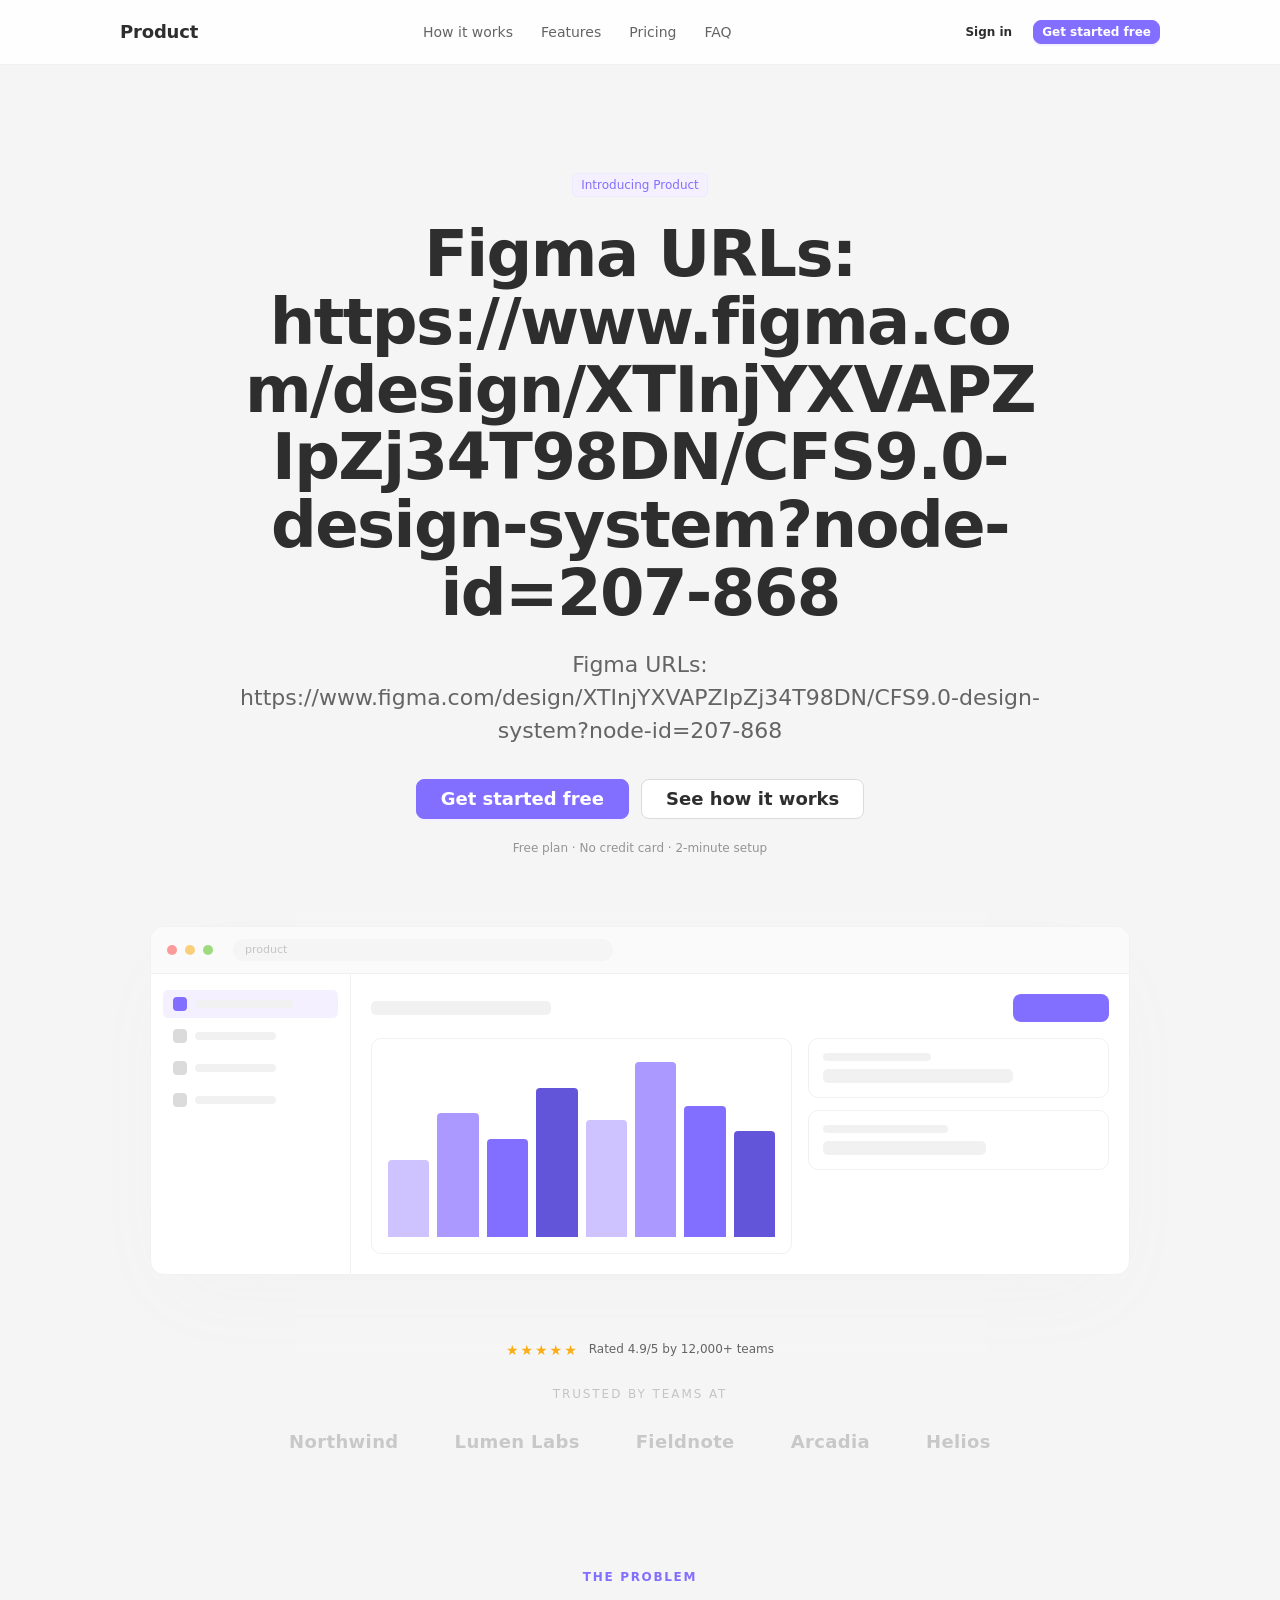
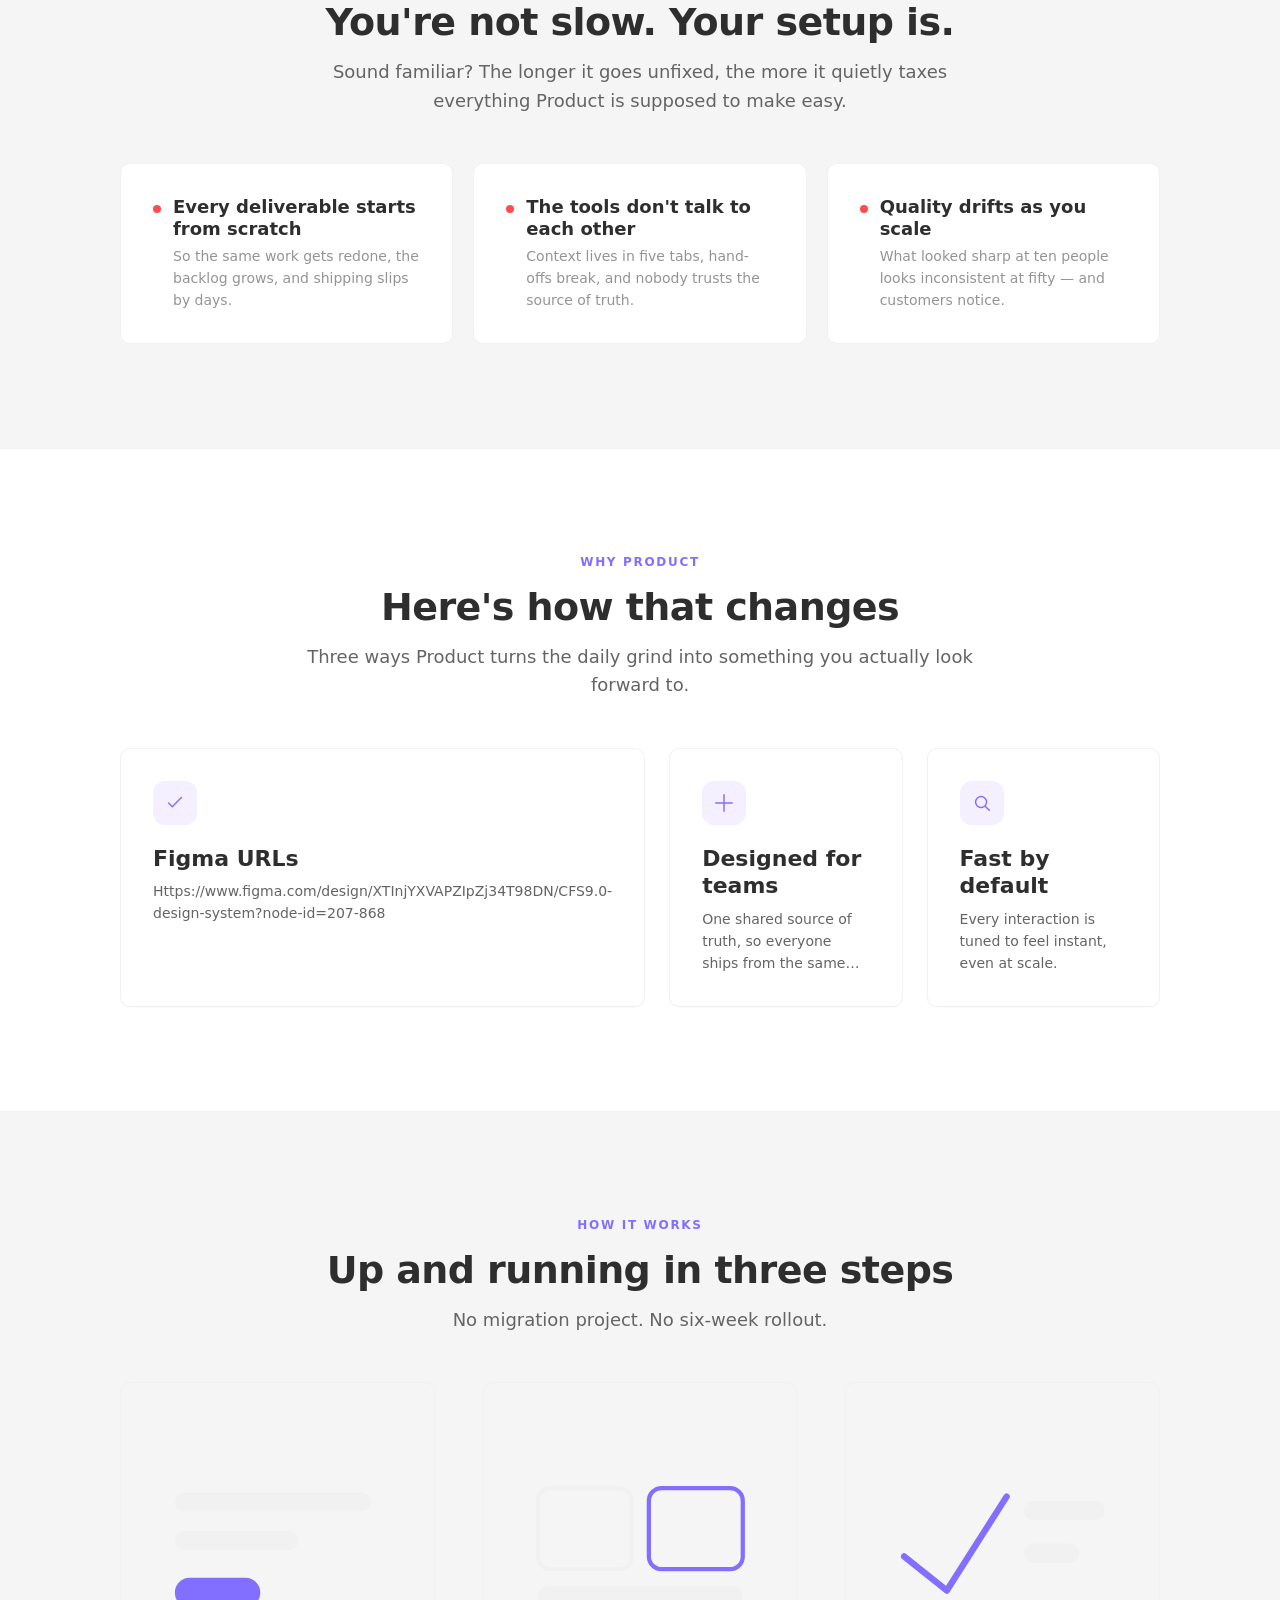
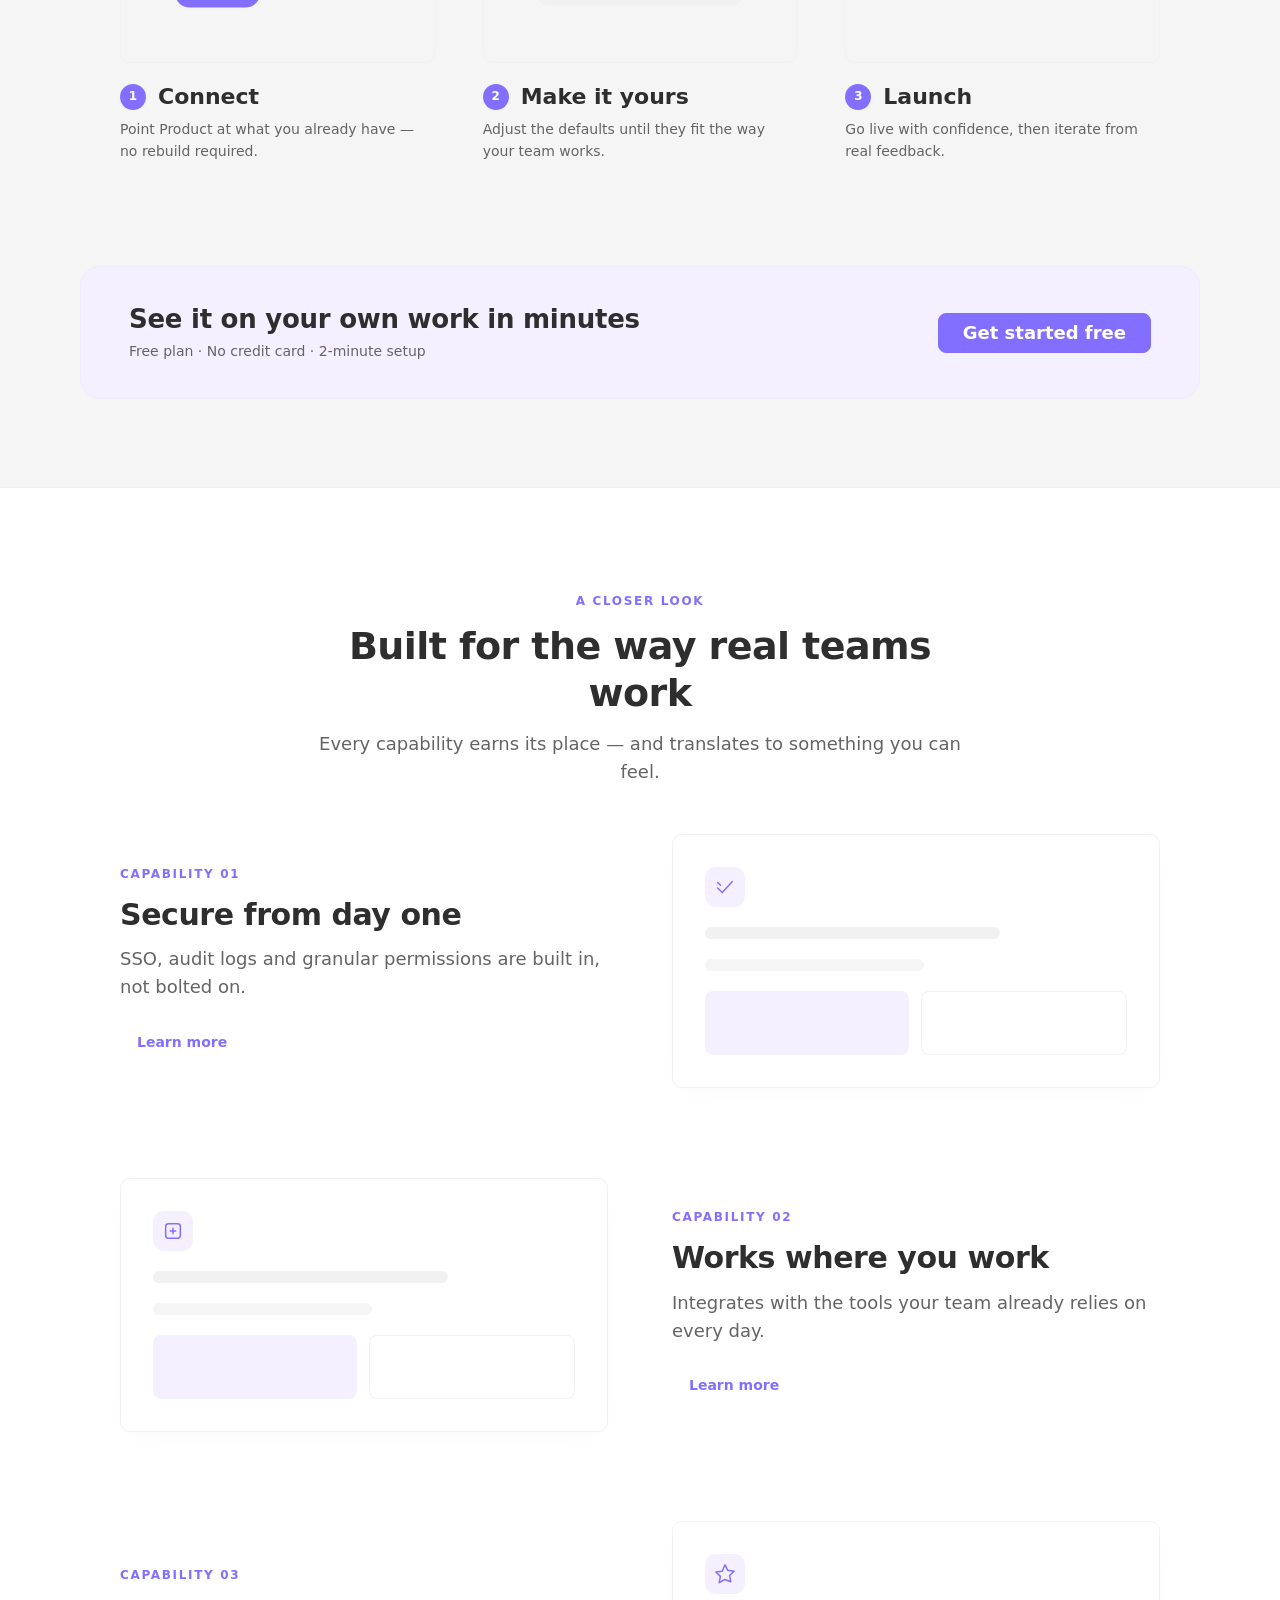
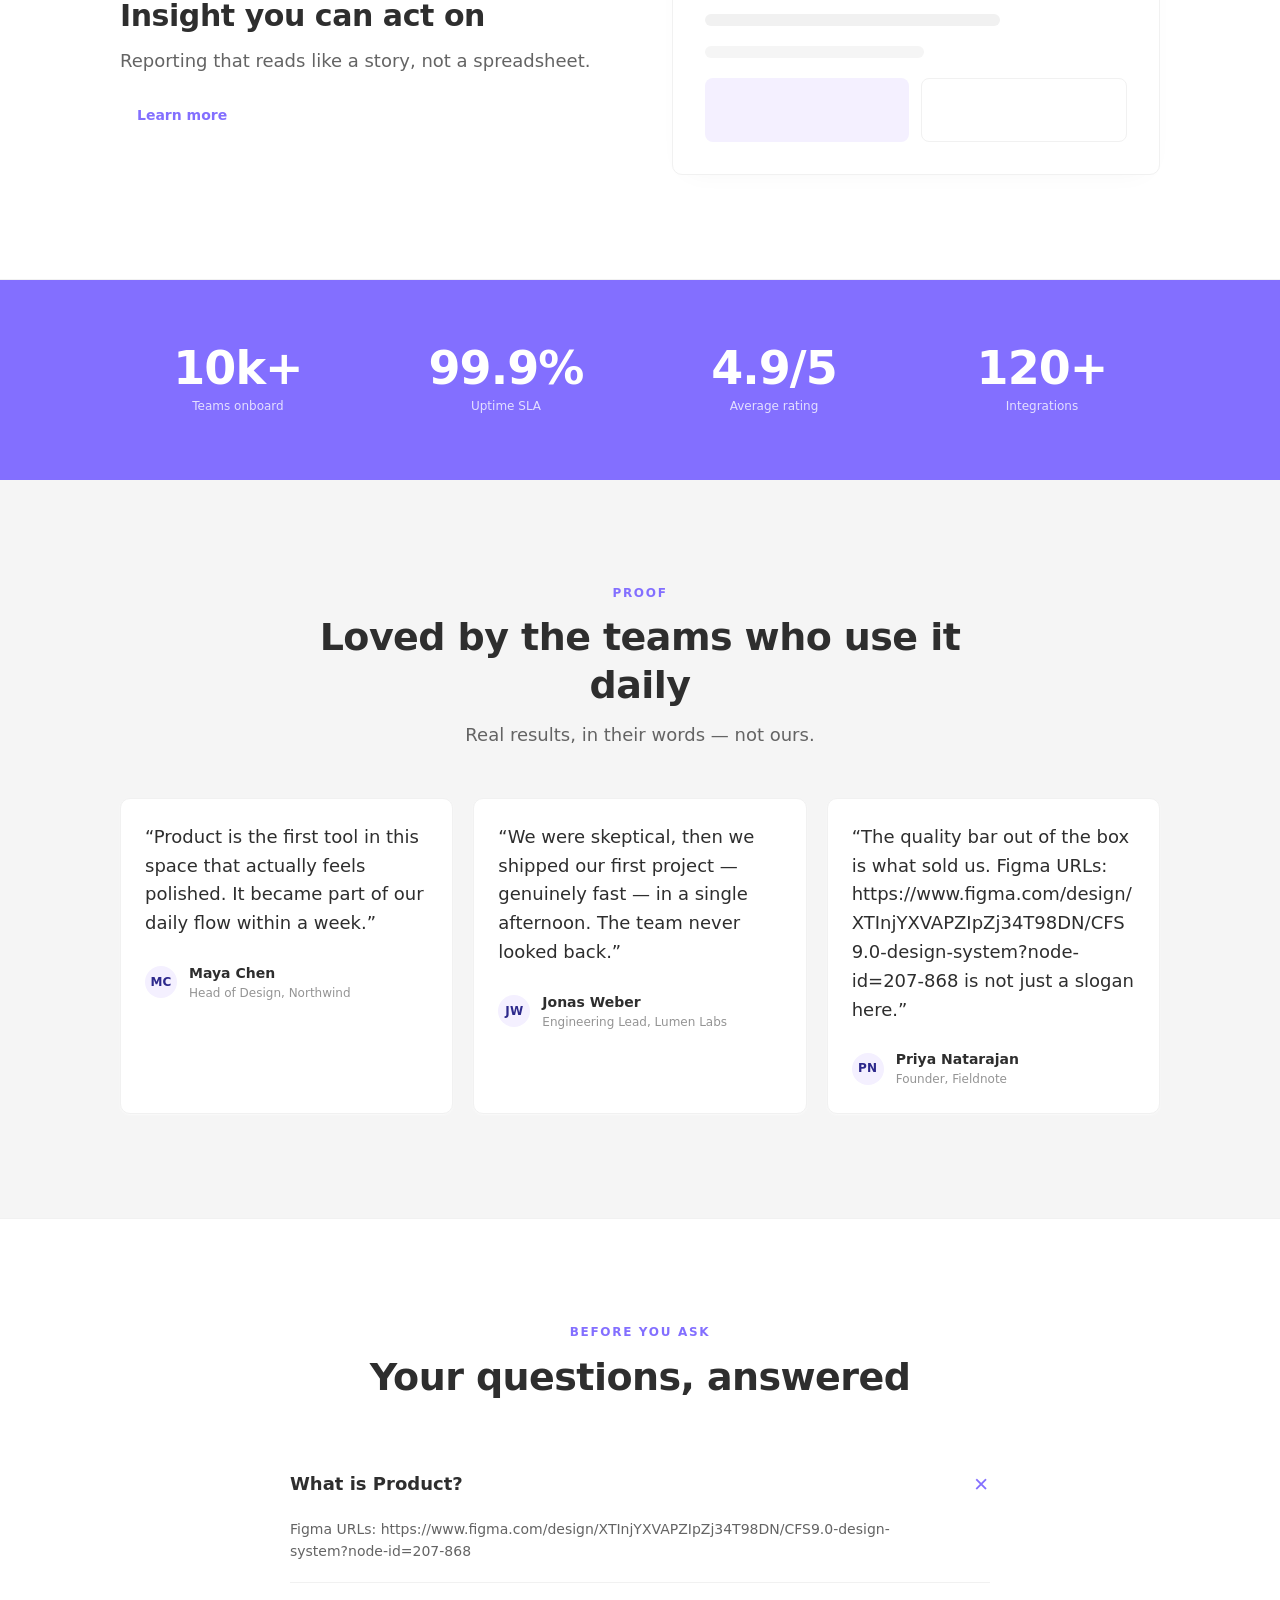
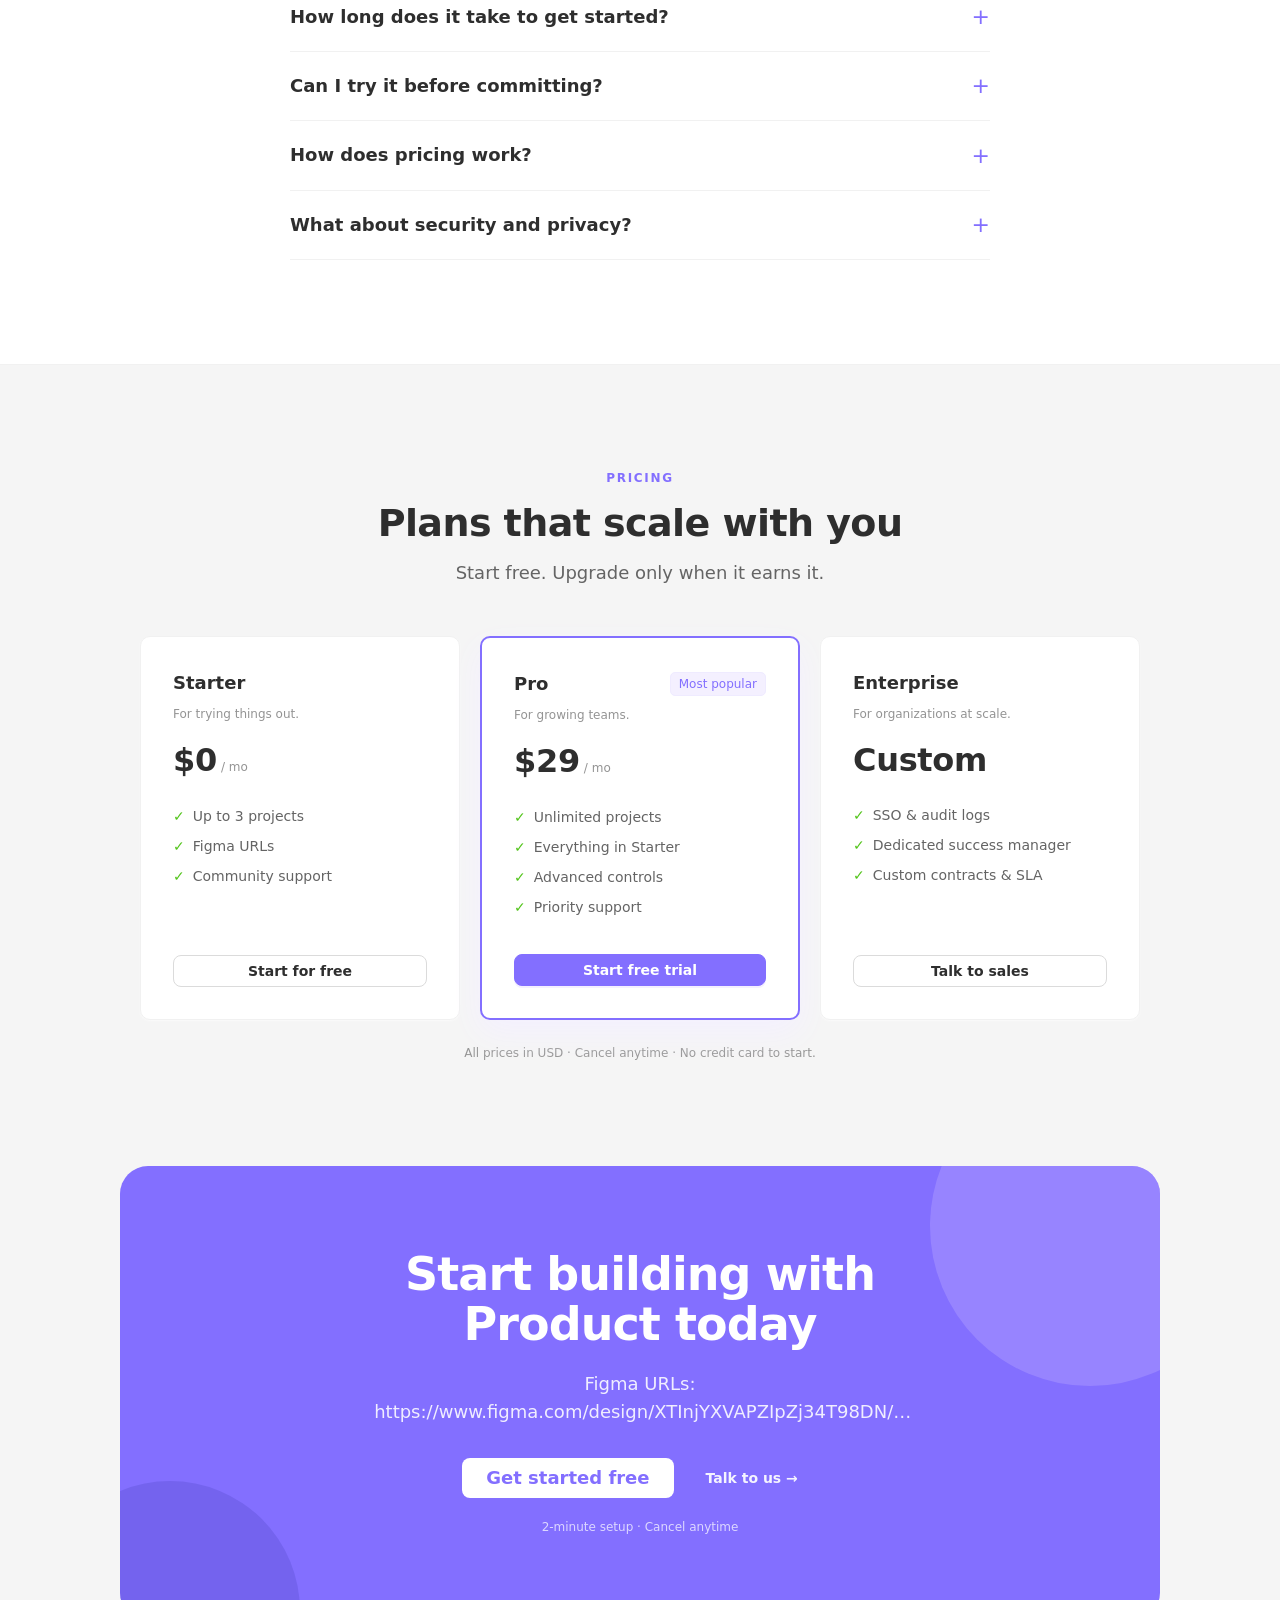
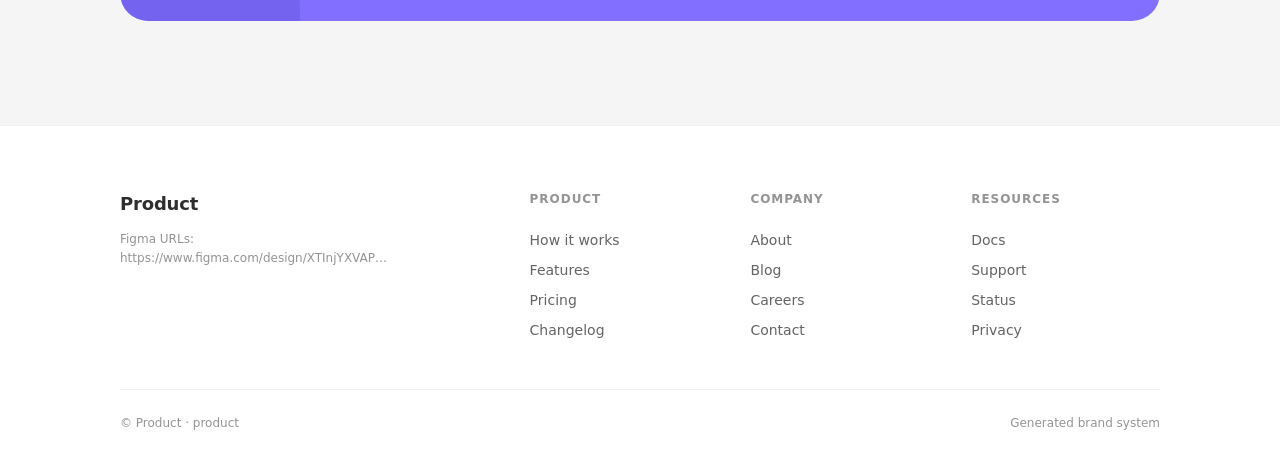
<file: skills/product-design-system/assets/system/artifacts/landing.html>
<!doctype html>
<html lang="en">
  <head>
    <meta charset="utf-8" />
    <meta name="viewport" content="width=device-width, initial-scale=1" />
    <title>Product — Figma URLs: https://www.figma.com/design/XTInjYXVAPZIpZj34T98DN/CFS9.0-design-system?node-id=207-868</title>

    <style>
    :root {
      --brand-color-primary: #836fff;
      --brand-color-primary-bg: #f4f0ff;
      --brand-color-primary-bg-hover: #f4f0ff;
      --brand-color-primary-border: #efebff;
      --brand-color-primary-border-hover: #cec2ff;
      --brand-color-primary-hover: #ab99ff;
      --brand-color-primary-active: #6255d9;
      --brand-color-primary-text: #2d298c;
      --brand-color-success: #52c41a;
      --brand-color-success-bg: #f6ffed;
      --brand-color-success-border: #b6eb8f;
      --brand-color-success-hover: #72d13d;
      --brand-color-success-active: #389e0d;
      --brand-color-warning: #faad14;
      --brand-color-warning-bg: #fffbe6;
      --brand-color-warning-border: #ffe58f;
      --brand-color-warning-hover: #ffc53d;
      --brand-color-warning-active: #d48806;
      --brand-color-error: #ff4d4f;
      --brand-color-error-bg: #fff2f0;
      --brand-color-error-border: #ffccc7;
      --brand-color-error-hover: #ff7875;
      --brand-color-error-active: #d9363d;
      --brand-color-info: #836fff;
      --brand-color-info-bg: #f4f0ff;
      --brand-color-info-border: #efebff;
      --brand-color-link: #836fff;
      --brand-color-link-hover: #ab99ff;
      --brand-color-link-active: #6255d9;
      --brand-color-text: #2e2e2e;
      --brand-color-text-secondary: #646464;
      --brand-color-text-tertiary: #949494;
      --brand-color-text-quaternary: #c4c4c4;
      --brand-color-fill: #dbdbdb;
      --brand-color-fill-secondary: #f1f1f1;
      --brand-color-fill-tertiary: #f5f5f5;
      --brand-color-fill-quaternary: #fafafa;
      --brand-color-bg-layout: #f5f5f5;
      --brand-color-bg-container: #ffffff;
      --brand-color-bg-elevated: #ffffff;
      --brand-color-border: #dbdbdb;
      --brand-color-border-secondary: #f1f1f1;
      --brand-font-family: 'PingFang SC', 'Hiragino Sans GB', 'Microsoft YaHei', system-ui, -apple-system, 'Segoe UI', sans-serif;
      --brand-font-family-code: 'SFMono-Regular', Consolas, 'Liberation Mono', Menlo, Courier, monospace;
      --brand-font-size: 14px;
      --brand-font-size-sm: 12px;
      --brand-font-size-lg: 18px;
      --brand-font-size-xl: 22px;
      --brand-font-size-heading-1: 38px;
      --brand-font-size-heading-2: 32px;
      --brand-font-size-heading-3: 26px;
      --brand-font-size-heading-4: 22px;
      --brand-font-size-heading-5: 18px;
      --brand-line-height: 1.5714285714285714;
      --brand-line-height-heading: 1.25;
      --brand-font-weight-strong: 600;
      --brand-size-xxs: 4px;
      --brand-size-xs: 8px;
      --brand-size-sm: 12px;
      --brand-size: 16px;
      --brand-size-md: 20px;
      --brand-size-lg: 24px;
      --brand-size-xl: 32px;
      --brand-size-xxl: 48px;
      --brand-border-radius-xs: 3px;
      --brand-border-radius-sm: 5px;
      --brand-border-radius: 8px;
      --brand-border-radius-lg: 10px;
      --brand-line-width: 1px;
      --brand-control-height-xs: 16px;
      --brand-control-height-sm: 24px;
      --brand-control-height: 32px;
      --brand-control-height-lg: 40px;
      --brand-motion-duration-fast: 0.1s;
      --brand-motion-duration-mid: 0.2s;
      --brand-motion-duration-slow: 0.3s;
      --brand-motion-ease-in-out: cubic-bezier(0.645, 0.045, 0.355, 1);
      --brand-motion-ease-out: cubic-bezier(0.215, 0.61, 0.355, 1);
      --brand-primary-palette-1: #f4f0ff;
      --brand-primary-palette-2: #f4f0ff;
      --brand-primary-palette-3: #efebff;
      --brand-primary-palette-4: #cec2ff;
      --brand-primary-palette-5: #ab99ff;
      --brand-primary-palette-6: #836fff;
      --brand-primary-palette-7: #6255d9;
      --brand-primary-palette-8: #453db3;
      --brand-primary-palette-9: #2d298c;
      --brand-primary-palette-10: #1d1d66;
      --brand-presets-red-1: #fff1f0;
      --brand-presets-red-2: #ffcbc7;
      --brand-presets-red-3: #ffa39e;
      --brand-presets-red-4: #ff7775;
      --brand-presets-red-5: #ff4d50;
      --brand-presets-red-6: #f5222d;
      --brand-presets-red-7: #cf1323;
      --brand-presets-red-8: #a8071a;
      --brand-presets-red-9: #820014;
      --brand-presets-red-10: #5c0011;
      --brand-presets-volcano-1: #fff2e8;
      --brand-presets-volcano-2: #ffd8bf;
      --brand-presets-volcano-3: #ffbb96;
      --brand-presets-volcano-4: #ff9c6e;
      --brand-presets-volcano-5: #ff7a45;
      --brand-presets-volcano-6: #fa541c;
      --brand-presets-volcano-7: #d4380d;
      --brand-presets-volcano-8: #ad2202;
      --brand-presets-volcano-9: #871500;
      --brand-presets-volcano-10: #610c00;
      --brand-presets-orange-1: #fff7e6;
      --brand-presets-orange-2: #ffe7ba;
      --brand-presets-orange-3: #ffd591;
      --brand-presets-orange-4: #ffc069;
      --brand-presets-orange-5: #ffa940;
      --brand-presets-orange-6: #fa8c16;
      --brand-presets-orange-7: #d46b08;
      --brand-presets-orange-8: #ad4e00;
      --brand-presets-orange-9: #873800;
      --brand-presets-orange-10: #612500;
      --brand-presets-gold-1: #fffbe6;
      --brand-presets-gold-2: #fff1b8;
      --brand-presets-gold-3: #ffe58f;
      --brand-presets-gold-4: #ffd666;
      --brand-presets-gold-5: #ffc53d;
      --brand-presets-gold-6: #faad14;
      --brand-presets-gold-7: #d48806;
      --brand-presets-gold-8: #ad6800;
      --brand-presets-gold-9: #874c00;
      --brand-presets-gold-10: #613400;
      --brand-presets-yellow-1: #feffe6;
      --brand-presets-yellow-2: #ffffb8;
      --brand-presets-yellow-3: #fffb8f;
      --brand-presets-yellow-4: #fff566;
      --brand-presets-yellow-5: #ffeb3d;
      --brand-presets-yellow-6: #fadb14;
      --brand-presets-yellow-7: #d4b106;
      --brand-presets-yellow-8: #ad8a00;
      --brand-presets-yellow-9: #876700;
      --brand-presets-yellow-10: #614700;
      --brand-presets-lime-1: #fcffe6;
      --brand-presets-lime-2: #f4ffb8;
      --brand-presets-lime-3: #eaff8f;
      --brand-presets-lime-4: #d3f261;
      --brand-presets-lime-5: #bae637;
      --brand-presets-lime-6: #a0d911;
      --brand-presets-lime-7: #7bb305;
      --brand-presets-lime-8: #5b8c00;
      --brand-presets-lime-9: #3f6600;
      --brand-presets-lime-10: #254000;
      --brand-presets-green-1: #f6ffed;
      --brand-presets-green-2: #d9f7be;
      --brand-presets-green-3: #b6eb8f;
      --brand-presets-green-4: #94de64;
      --brand-presets-green-5: #72d13d;
      --brand-presets-green-6: #52c41a;
      --brand-presets-green-7: #389e0d;
      --brand-presets-green-8: #227804;
      --brand-presets-green-9: #135200;
      --brand-presets-green-10: #092b00;
      --brand-presets-cyan-1: #e6fffb;
      --brand-presets-cyan-2: #b5f5ec;
      --brand-presets-cyan-3: #87e8de;
      --brand-presets-cyan-4: #5cdbd3;
      --brand-presets-cyan-5: #36cfc9;
      --brand-presets-cyan-6: #13c2c2;
      --brand-presets-cyan-7: #08979c;
      --brand-presets-cyan-8: #006d75;
      --brand-presets-cyan-9: #00474f;
      --brand-presets-cyan-10: #002329;
      --brand-presets-blue-1: #e6f4ff;
      --brand-presets-blue-2: #bae0ff;
      --brand-presets-blue-3: #91caff;
      --brand-presets-blue-4: #69b1ff;
      --brand-presets-blue-5: #4096ff;
      --brand-presets-blue-6: #1677ff;
      --brand-presets-blue-7: #0958d9;
      --brand-presets-blue-8: #003eb3;
      --brand-presets-blue-9: #002c8c;
      --brand-presets-blue-10: #001d66;
      --brand-presets-geekblue-1: #f0f5ff;
      --brand-presets-geekblue-2: #d6e4ff;
      --brand-presets-geekblue-3: #adc6ff;
      --brand-presets-geekblue-4: #85a5ff;
      --brand-presets-geekblue-5: #597df7;
      --brand-presets-geekblue-6: #2f54eb;
      --brand-presets-geekblue-7: #1d39c4;
      --brand-presets-geekblue-8: #10229e;
      --brand-presets-geekblue-9: #061178;
      --brand-presets-geekblue-10: #030852;
      --brand-presets-purple-1: #f9f0ff;
      --brand-presets-purple-2: #efdbff;
      --brand-presets-purple-3: #d4adf7;
      --brand-presets-purple-4: #b37feb;
      --brand-presets-purple-5: #9254de;
      --brand-presets-purple-6: #722ed1;
      --brand-presets-purple-7: #531dab;
      --brand-presets-purple-8: #391085;
      --brand-presets-purple-9: #22075e;
      --brand-presets-purple-10: #120338;
      --brand-presets-magenta-1: #fff0f6;
      --brand-presets-magenta-2: #ffd6e7;
      --brand-presets-magenta-3: #ffadd2;
      --brand-presets-magenta-4: #ff85bf;
      --brand-presets-magenta-5: #f759aa;
      --brand-presets-magenta-6: #eb2f96;
      --brand-presets-magenta-7: #c41d7e;
      --brand-presets-magenta-8: #9e1067;
      --brand-presets-magenta-9: #780650;
      --brand-presets-magenta-10: #520339;
      --brand-presets-grey-1: #a6a6a6;
      --brand-presets-grey-2: #999999;
      --brand-presets-grey-3: #8c8c8c;
      --brand-presets-grey-4: #808080;
      --brand-presets-grey-5: #737373;
      --brand-presets-grey-6: #666666;
      --brand-presets-grey-7: #404040;
      --brand-presets-grey-8: #1a1a1a;
      --brand-presets-grey-9: #000000;
      --brand-presets-grey-10: #000000;
    }
      :root { --display-family: 'PingFang SC', 'Hiragino Sans GB', 'Microsoft YaHei', system-ui, -apple-system, 'Segoe UI', sans-serif, var(--brand-font-family); }
      * { box-sizing: border-box; }
      html, body { margin: 0; padding: 0; }
      body {
        font-family: var(--brand-font-family);
        font-size: var(--brand-font-size);
        line-height: var(--brand-line-height);
        color: var(--brand-color-text);
        background: var(--brand-color-bg-layout);
        -webkit-font-smoothing: antialiased;
        text-rendering: optimizeLegibility;
      }
      a { color: var(--brand-color-link); text-decoration: none; }
      h1, h2, h3, h4 {
        margin: 0;
        font-family: var(--display-family);
        line-height: var(--brand-line-height-heading);
        font-weight: var(--brand-font-weight-strong);
        color: var(--brand-color-text);
        overflow-wrap: break-word;
      }
      p { margin: 0; overflow-wrap: break-word; }
      img, svg { max-width: 100%; display: block; }
      .wrap { max-width: 1120px; margin: 0 auto; padding-left: clamp(20px, 4vw, 40px); padding-right: clamp(20px, 4vw, 40px); }
      .kicker {
        display: block;
        text-transform: uppercase;
        letter-spacing: 0.14em;
        font-size: var(--brand-font-size-sm);
        font-weight: var(--brand-font-weight-strong);
        color: var(--brand-color-primary);
        margin-bottom: var(--brand-size-sm);
      }
      .clamp-2, .clamp-3 { display: -webkit-box; -webkit-box-orient: vertical; overflow: hidden; }
      .clamp-2 { -webkit-line-clamp: 2; }
      .clamp-3 { -webkit-line-clamp: 3; }
      a[role="button"]{transition:filter .15s ease,transform .15s ease}
a[role="button"]:hover{filter:brightness(1.07)}
a[role="button"]:active{filter:brightness(.95);transform:translateY(0.5px)}
input:focus,textarea:focus,select:focus{border-color:var(--brand-color-primary)!important;box-shadow:0 0 0 3px var(--brand-color-primary-bg);outline:none}
details.kit-acc>summary{list-style:none;cursor:pointer}
details.kit-acc>summary::-webkit-details-marker{display:none}
details.kit-acc .kit-acc-icon{transition:transform .18s ease}
details.kit-acc[open] .kit-acc-icon{transform:rotate(45deg)}

      .nav-links { display: flex; gap: 28px; align-items: center; color: var(--brand-color-text-secondary); }
      .nav-links a { color: var(--brand-color-text-secondary); transition: color .15s ease; }
      .nav-links a:hover { color: var(--brand-color-text); }
      @media (max-width: 820px) { .nav-links { display: none; } }
      .section { padding: clamp(64px, 9vw, 104px) 0; }
      .section-head { max-width: 680px; margin: 0 auto 48px; text-align: center; }
      .pillars { display: grid; grid-template-columns: repeat(3, 1fr); gap: clamp(16px, 2vw, 24px); }
      @media (max-width: 880px) { .pillars { grid-template-columns: 1fr; } }
      .grid-3 { display: grid; grid-template-columns: repeat(auto-fit, minmax(280px, 1fr)); gap: 20px; align-items: stretch; }
      .problem-grid { display: grid; grid-template-columns: repeat(3, 1fr); gap: clamp(14px, 1.8vw, 20px); }
      @media (max-width: 880px) { .problem-grid { grid-template-columns: 1fr; } }
      .zig { display: grid; grid-template-columns: 1fr 1fr; gap: clamp(32px, 5vw, 72px); align-items: center; }
      .zig + .zig { margin-top: clamp(48px, 7vw, 96px); }
      @media (max-width: 880px) { .zig { grid-template-columns: 1fr; gap: 28px; } .zig .zig-visual { order: -1; } }
      .footer-cols { display: grid; grid-template-columns: 2fr 1fr 1fr 1fr; gap: 32px; }
      @media (max-width: 760px) { .footer-cols { grid-template-columns: 1fr 1fr; } }
      .mock-grid { display: grid; grid-template-columns: 200px minmax(0, 1fr); min-height: 300px; }
      @media (max-width: 720px) { .mock-grid { grid-template-columns: minmax(0, 1fr); } .mock-side { display: none; } }
      .hero-trust { display: flex; align-items: center; justify-content: center; gap: 10px; flex-wrap: wrap; }

    </style>
  </head>
  <body>
    <header style="position:sticky;top:0;z-index:20;background:color-mix(in srgb, var(--brand-color-bg-container) 86%, transparent);backdrop-filter:blur(12px);border-bottom:var(--brand-line-width) solid var(--brand-color-border-secondary);">
      <div class="wrap" style="display:flex;align-items:center;justify-content:space-between;height:64px;gap:var(--brand-size-lg);">
        <span style="font-family:var(--display-family);font-weight:var(--brand-font-weight-strong);font-size:var(--brand-font-size-lg);letter-spacing:-0.01em;color:var(--brand-color-text);white-space:nowrap;">Product</span>
        <nav class="nav-links">
          <a href="#how">How it works</a>
          <a href="#features">Features</a>
          <a href="#pricing">Pricing</a>
          <a href="#faq">FAQ</a>
        </nav>
        <div style="display:flex;gap:var(--brand-size-sm);align-items:center;">
          <a role="button" tabindex="0" style="display:inline-flex;align-items:center;justify-content:center;box-sizing:border-box;cursor:pointer;white-space:nowrap;user-select:none;font-family:var(--brand-font-family);font-weight:var(--brand-font-weight-strong);line-height:1;text-decoration:none;transition:all var(--brand-motion-duration-mid) var(--brand-motion-ease-in-out);height:var(--brand-control-height-sm);padding:0 var(--brand-size-xs);font-size:var(--brand-font-size-sm);border-radius:var(--brand-border-radius);border:var(--brand-line-width) solid transparent;background:transparent;color:var(--brand-color-text);border-color:transparent">Sign in</a>
          <a role="button" tabindex="0" style="display:inline-flex;align-items:center;justify-content:center;box-sizing:border-box;cursor:pointer;white-space:nowrap;user-select:none;font-family:var(--brand-font-family);font-weight:var(--brand-font-weight-strong);line-height:1;text-decoration:none;transition:all var(--brand-motion-duration-mid) var(--brand-motion-ease-in-out);height:var(--brand-control-height-sm);padding:0 var(--brand-size-xs);font-size:var(--brand-font-size-sm);border-radius:var(--brand-border-radius);border:var(--brand-line-width) solid transparent;background:var(--brand-color-primary);color:#fff;border-color:var(--brand-color-primary);box-shadow:0 2px 0 var(--brand-color-primary-bg)">Get started free</a>
        </div>
      </div>
    </header>

    <!-- 2 · HERO — the 5-piece value prop -->
    <main>
    <section class="wrap" style="padding-top:clamp(56px, 9vw, 108px);text-align:center;">
      <div style="max-width:860px;margin:0 auto;">
        <span style="display:inline-flex;align-items:center;height:var(--brand-control-height-sm);padding:0 var(--brand-size-xs);font-family:var(--brand-font-family);font-size:var(--brand-font-size-sm);line-height:1;color:var(--brand-color-primary);background:var(--brand-color-primary-bg);border:var(--brand-line-width) solid var(--brand-color-primary-border);border-radius:var(--brand-border-radius-sm)">Introducing Product</span>
        <h1 style="font-size:clamp(36px, 5.6vw, 64px);letter-spacing:-0.025em;line-height:1.06;margin:var(--brand-size-lg) auto var(--brand-size-md);max-width:18ch;">Figma URLs: https://www.figma.com/design/XTInjYXVAPZIpZj34T98DN/CFS9.0-design-system?node-id=207-868</h1>
        <p style="font-size:var(--brand-font-size-xl);color:var(--brand-color-text-secondary);max-width:62ch;margin:0 auto var(--brand-size-xl);line-height:1.5;">Figma URLs: https://www.figma.com/design/XTInjYXVAPZIpZj34T98DN/CFS9.0-design-system?node-id=207-868</p>
        <div style="display:flex;gap:var(--brand-size-sm);justify-content:center;flex-wrap:wrap;">
          <a role="button" tabindex="0" style="display:inline-flex;align-items:center;justify-content:center;box-sizing:border-box;cursor:pointer;white-space:nowrap;user-select:none;font-family:var(--brand-font-family);font-weight:var(--brand-font-weight-strong);line-height:1;text-decoration:none;transition:all var(--brand-motion-duration-mid) var(--brand-motion-ease-in-out);height:var(--brand-control-height-lg);padding:0 var(--brand-size-lg);font-size:var(--brand-font-size-lg);border-radius:var(--brand-border-radius);border:var(--brand-line-width) solid transparent;background:var(--brand-color-primary);color:#fff;border-color:var(--brand-color-primary);box-shadow:0 2px 0 var(--brand-color-primary-bg)">Get started free</a>
          <a role="button" tabindex="0" style="display:inline-flex;align-items:center;justify-content:center;box-sizing:border-box;cursor:pointer;white-space:nowrap;user-select:none;font-family:var(--brand-font-family);font-weight:var(--brand-font-weight-strong);line-height:1;text-decoration:none;transition:all var(--brand-motion-duration-mid) var(--brand-motion-ease-in-out);height:var(--brand-control-height-lg);padding:0 var(--brand-size-lg);font-size:var(--brand-font-size-lg);border-radius:var(--brand-border-radius);border:var(--brand-line-width) solid transparent;background:var(--brand-color-bg-container);color:var(--brand-color-text);border-color:var(--brand-color-border)">See how it works</a>
        </div>
        <p style="margin-top:var(--brand-size-md);font-size:var(--brand-font-size-sm);color:var(--brand-color-text-tertiary);">Free plan · No credit card · 2-minute setup</p>
      </div>
      <div style="max-width:980px;margin:clamp(40px, 6vw, 68px) auto 0;">
      <div style="border:var(--brand-line-width) solid var(--brand-color-border-secondary);border-radius:14px;overflow:hidden;background:var(--brand-color-bg-container);box-shadow:0 32px 80px -24px var(--brand-color-fill-secondary);">
        <div style="display:flex;align-items:center;gap:8px;padding:12px 16px;border-bottom:var(--brand-line-width) solid var(--brand-color-border-secondary);background:var(--brand-color-fill-quaternary);">
          <span style="width:10px;height:10px;border-radius:50%;background:var(--brand-color-error);opacity:.55;"></span>
          <span style="width:10px;height:10px;border-radius:50%;background:var(--brand-color-warning);opacity:.55;"></span>
          <span style="width:10px;height:10px;border-radius:50%;background:var(--brand-color-success);opacity:.55;"></span>
          <span style="flex:1;max-width:380px;margin-left:12px;height:22px;border-radius:11px;background:var(--brand-color-fill-tertiary);display:flex;align-items:center;padding:0 12px;font-size:11px;color:var(--brand-color-text-quaternary);overflow:hidden;white-space:nowrap;">product</span>
        </div>
        <div class="mock-grid">
          <div class="mock-side" style="border-right:var(--brand-line-width) solid var(--brand-color-border-secondary);padding:16px 12px;display:flex;flex-direction:column;gap:4px;">
            <div style="display:flex;align-items:center;gap:8px;padding:7px 10px;border-radius:var(--brand-border-radius-sm);background:var(--brand-color-primary-bg);">
      <div style="width:14px;height:14px;border-radius:4px;background:var(--brand-color-primary);"></div>
      <div style="width:64%;height:8px;border-radius:5px;background:var(--brand-color-fill-secondary);"></div>
    </div><div style="display:flex;align-items:center;gap:8px;padding:7px 10px;border-radius:var(--brand-border-radius-sm);">
      <div style="width:14px;height:14px;border-radius:4px;background:var(--brand-color-fill);"></div>
      <div style="width:52%;height:8px;border-radius:5px;background:var(--brand-color-fill-secondary);"></div>
    </div><div style="display:flex;align-items:center;gap:8px;padding:7px 10px;border-radius:var(--brand-border-radius-sm);">
      <div style="width:14px;height:14px;border-radius:4px;background:var(--brand-color-fill);"></div>
      <div style="width:52%;height:8px;border-radius:5px;background:var(--brand-color-fill-secondary);"></div>
    </div><div style="display:flex;align-items:center;gap:8px;padding:7px 10px;border-radius:var(--brand-border-radius-sm);">
      <div style="width:14px;height:14px;border-radius:4px;background:var(--brand-color-fill);"></div>
      <div style="width:52%;height:8px;border-radius:5px;background:var(--brand-color-fill-secondary);"></div>
    </div>
          </div>
          <div style="padding:20px;display:flex;flex-direction:column;gap:16px;min-width:0;">
            <div style="display:flex;justify-content:space-between;align-items:center;gap:12px;flex-wrap:wrap;">
              <div style="width:180px;height:14px;border-radius:5px;background:var(--brand-color-fill-secondary);"></div>
              <div style="width:96px;height:28px;border-radius:var(--brand-border-radius);background:var(--brand-color-primary);"></div>
            </div>
            <div style="display:grid;grid-template-columns:1.4fr 1fr;gap:16px;flex:1;">
              <div style="border:var(--brand-line-width) solid var(--brand-color-border-secondary);border-radius:var(--brand-border-radius-lg);padding:16px;display:flex;align-items:flex-end;gap:8px;min-height:160px;"><div style="flex:1;height:42%;border-radius:4px 4px 0 0;background:var(--brand-primary-palette-4);"></div><div style="flex:1;height:68%;border-radius:4px 4px 0 0;background:var(--brand-primary-palette-5);"></div><div style="flex:1;height:54%;border-radius:4px 4px 0 0;background:var(--brand-primary-palette-6);"></div><div style="flex:1;height:82%;border-radius:4px 4px 0 0;background:var(--brand-primary-palette-7);"></div><div style="flex:1;height:64%;border-radius:4px 4px 0 0;background:var(--brand-primary-palette-4);"></div><div style="flex:1;height:96%;border-radius:4px 4px 0 0;background:var(--brand-primary-palette-5);"></div><div style="flex:1;height:72%;border-radius:4px 4px 0 0;background:var(--brand-primary-palette-6);"></div><div style="flex:1;height:58%;border-radius:4px 4px 0 0;background:var(--brand-primary-palette-7);"></div></div>
              <div style="display:flex;flex-direction:column;gap:12px;">
                <div style="border:var(--brand-line-width) solid var(--brand-color-border-secondary);border-radius:var(--brand-border-radius-lg);padding:14px;display:flex;flex-direction:column;gap:8px;"><div style="width:40%;height:8px;border-radius:5px;background:var(--brand-color-fill-secondary);"></div><div style="width:70%;height:14px;border-radius:5px;background:var(--brand-color-fill-secondary);"></div></div>
                <div style="border:var(--brand-line-width) solid var(--brand-color-border-secondary);border-radius:var(--brand-border-radius-lg);padding:14px;display:flex;flex-direction:column;gap:8px;"><div style="width:46%;height:8px;border-radius:5px;background:var(--brand-color-fill-secondary);"></div><div style="width:60%;height:14px;border-radius:5px;background:var(--brand-color-fill-secondary);"></div></div>
              </div>
            </div>
          </div>
        </div>
      </div>
      </div>
    </section>

    <!-- 3 · SOCIAL PROOF — hugs the hero -->
    <section class="wrap" style="padding:clamp(40px,6vw,64px) 0 8px;">
      <div class="hero-trust" style="margin-bottom:var(--brand-size-lg);">
        <span style="color:var(--brand-color-warning);letter-spacing:2px;">★★★★★</span>
        <span style="font-size:var(--brand-font-size-sm);color:var(--brand-color-text-secondary);">Rated 4.9/5 by 12,000+ teams</span>
      </div>
      <p style="text-align:center;text-transform:uppercase;letter-spacing:0.16em;font-size:var(--brand-font-size-sm);color:var(--brand-color-text-quaternary);margin-bottom:var(--brand-size-lg);">Trusted by teams at</p>
      <div style="display:flex;justify-content:center;align-items:center;gap:clamp(24px,5vw,56px);flex-wrap:wrap;opacity:0.9;">
        <span style="font-family:var(--display-family);font-weight:var(--brand-font-weight-strong);font-size:var(--brand-font-size-lg);color:var(--brand-color-text-quaternary);letter-spacing:0.02em;white-space:nowrap;">Northwind</span>
        <span style="font-family:var(--display-family);font-weight:var(--brand-font-weight-strong);font-size:var(--brand-font-size-lg);color:var(--brand-color-text-quaternary);letter-spacing:0.02em;white-space:nowrap;">Lumen Labs</span>
        <span style="font-family:var(--display-family);font-weight:var(--brand-font-weight-strong);font-size:var(--brand-font-size-lg);color:var(--brand-color-text-quaternary);letter-spacing:0.02em;white-space:nowrap;">Fieldnote</span>
        <span style="font-family:var(--display-family);font-weight:var(--brand-font-weight-strong);font-size:var(--brand-font-size-lg);color:var(--brand-color-text-quaternary);letter-spacing:0.02em;white-space:nowrap;">Arcadia</span>
        <span style="font-family:var(--display-family);font-weight:var(--brand-font-weight-strong);font-size:var(--brand-font-size-lg);color:var(--brand-color-text-quaternary);letter-spacing:0.02em;white-space:nowrap;">Helios</span>
      </div>
    </section>

    <!-- 4 · PROBLEM — PAS (P + A) -->
    <section class="section">
      <div class="wrap">
        <div class="section-head">
        <span class="kicker">The problem</span>
        <h2 style="font-size:clamp(26px, 3.2vw, 38px);letter-spacing:-0.015em;margin-bottom:var(--brand-size-sm);">You're not slow. Your setup is.</h2>
        <p style="color:var(--brand-color-text-secondary);font-size:var(--brand-font-size-lg);">Sound familiar? The longer it goes unfixed, the more it quietly taxes everything Product is supposed to make easy.</p>
      </div>
        <div class="problem-grid">
        <div style="background:var(--brand-color-bg-container);border:var(--brand-line-width) solid var(--brand-color-border-secondary);border-radius:var(--brand-border-radius-lg);padding:var(--brand-size-xl);">
          <div style="display:flex;align-items:flex-start;gap:var(--brand-size-sm);">
            <span style="flex:0 0 auto;width:8px;height:8px;border-radius:50%;margin-top:9px;background:var(--brand-color-error);"></span>
            <div>
              <h3 style="font-size:var(--brand-font-size-lg);margin-bottom:var(--brand-size-xxs);">Every deliverable starts from scratch</h3>
              <p class="clamp-3" style="color:var(--brand-color-text-tertiary);font-size:var(--brand-font-size);">So the same work gets redone, the backlog grows, and shipping slips by days.</p>
            </div>
          </div>
        </div>
        <div style="background:var(--brand-color-bg-container);border:var(--brand-line-width) solid var(--brand-color-border-secondary);border-radius:var(--brand-border-radius-lg);padding:var(--brand-size-xl);">
          <div style="display:flex;align-items:flex-start;gap:var(--brand-size-sm);">
            <span style="flex:0 0 auto;width:8px;height:8px;border-radius:50%;margin-top:9px;background:var(--brand-color-error);"></span>
            <div>
              <h3 style="font-size:var(--brand-font-size-lg);margin-bottom:var(--brand-size-xxs);">The tools don't talk to each other</h3>
              <p class="clamp-3" style="color:var(--brand-color-text-tertiary);font-size:var(--brand-font-size);">Context lives in five tabs, hand-offs break, and nobody trusts the source of truth.</p>
            </div>
          </div>
        </div>
        <div style="background:var(--brand-color-bg-container);border:var(--brand-line-width) solid var(--brand-color-border-secondary);border-radius:var(--brand-border-radius-lg);padding:var(--brand-size-xl);">
          <div style="display:flex;align-items:flex-start;gap:var(--brand-size-sm);">
            <span style="flex:0 0 auto;width:8px;height:8px;border-radius:50%;margin-top:9px;background:var(--brand-color-error);"></span>
            <div>
              <h3 style="font-size:var(--brand-font-size-lg);margin-bottom:var(--brand-size-xxs);">Quality drifts as you scale</h3>
              <p class="clamp-3" style="color:var(--brand-color-text-tertiary);font-size:var(--brand-font-size);">What looked sharp at ten people looks inconsistent at fifty — and customers notice.</p>
            </div>
          </div>
        </div>
        </div>
      </div>
    </section>

    <!-- 5 · VALUE PILLARS — PAS (S), FAB so each shows the benefit -->
    <section id="value" class="section" style="background:var(--brand-color-bg-container);border-top:var(--brand-line-width) solid var(--brand-color-border-secondary);border-bottom:var(--brand-line-width) solid var(--brand-color-border-secondary);">
      <div class="wrap">
        <div class="section-head">
        <span class="kicker">Why Product</span>
        <h2 style="font-size:clamp(26px, 3.2vw, 38px);letter-spacing:-0.015em;margin-bottom:var(--brand-size-sm);">Here's how that changes</h2>
        <p style="color:var(--brand-color-text-secondary);font-size:var(--brand-font-size-lg);">Three ways Product turns the daily grind into something you actually look forward to.</p>
      </div>
        <div class="pillars">
        <div style="background:var(--brand-color-bg-container);border:var(--brand-line-width) solid var(--brand-color-border-secondary);border-radius:var(--brand-border-radius-lg);padding:var(--brand-size-xl);box-shadow:0 1px 2px var(--brand-color-fill-quaternary);display:flex;flex-direction:column;">
          <div style="display:inline-flex;align-items:center;justify-content:center;width:44px;height:44px;border-radius:12px;background:var(--brand-color-primary-bg);color:var(--brand-color-primary);margin-bottom:var(--brand-size-md);"><svg viewBox="0 0 24 24" width="22" height="22" aria-hidden="true" style="display:block;"><path d="M5 12l4 4 10-10" fill="none" stroke="currentColor" stroke-width="1.6" stroke-linecap="round" stroke-linejoin="round"/></svg></div>
          <h3 class="clamp-2" style="font-size:var(--brand-font-size-heading-4);margin-bottom:var(--brand-size-xs);">Figma URLs</h3>
          <p class="clamp-3" style="color:var(--brand-color-text-secondary);">Https://www.figma.com/design/XTInjYXVAPZIpZj34T98DN/CFS9.0-design-system?node-id=207-868</p>
        </div>
        <div style="background:var(--brand-color-bg-container);border:var(--brand-line-width) solid var(--brand-color-border-secondary);border-radius:var(--brand-border-radius-lg);padding:var(--brand-size-xl);box-shadow:0 1px 2px var(--brand-color-fill-quaternary);display:flex;flex-direction:column;">
          <div style="display:inline-flex;align-items:center;justify-content:center;width:44px;height:44px;border-radius:12px;background:var(--brand-color-primary-bg);color:var(--brand-color-primary);margin-bottom:var(--brand-size-md);"><svg viewBox="0 0 24 24" width="22" height="22" aria-hidden="true" style="display:block;"><path d="M12 3v18M3 12h18" fill="none" stroke="currentColor" stroke-width="1.6" stroke-linecap="round" stroke-linejoin="round"/></svg></div>
          <h3 class="clamp-2" style="font-size:var(--brand-font-size-heading-4);margin-bottom:var(--brand-size-xs);">Designed for teams</h3>
          <p class="clamp-3" style="color:var(--brand-color-text-secondary);">One shared source of truth, so everyone ships from the same page.</p>
        </div>
        <div style="background:var(--brand-color-bg-container);border:var(--brand-line-width) solid var(--brand-color-border-secondary);border-radius:var(--brand-border-radius-lg);padding:var(--brand-size-xl);box-shadow:0 1px 2px var(--brand-color-fill-quaternary);display:flex;flex-direction:column;">
          <div style="display:inline-flex;align-items:center;justify-content:center;width:44px;height:44px;border-radius:12px;background:var(--brand-color-primary-bg);color:var(--brand-color-primary);margin-bottom:var(--brand-size-md);"><svg viewBox="0 0 24 24" width="22" height="22" aria-hidden="true" style="display:block;"><circle cx="11" cy="11" r="6" fill="none" stroke="currentColor" stroke-width="1.6" stroke-linecap="round" stroke-linejoin="round"/><path d="M20 20l-4-4" fill="none" stroke="currentColor" stroke-width="1.6" stroke-linecap="round" stroke-linejoin="round"/></svg></div>
          <h3 class="clamp-2" style="font-size:var(--brand-font-size-heading-4);margin-bottom:var(--brand-size-xs);">Fast by default</h3>
          <p class="clamp-3" style="color:var(--brand-color-text-secondary);">Every interaction is tuned to feel instant, even at scale.</p>
        </div>
        </div>
      </div>
    </section>

    <!-- 6 · HOW IT WORKS — 3 steps -->
    <section id="how" class="section">
      <div class="wrap">
        <div class="section-head">
        <span class="kicker">How it works</span>
        <h2 style="font-size:clamp(26px, 3.2vw, 38px);letter-spacing:-0.015em;margin-bottom:var(--brand-size-sm);">Up and running in three steps</h2>
        <p style="color:var(--brand-color-text-secondary);font-size:var(--brand-font-size-lg);">No migration project. No six-week rollout.</p>
      </div>
        <div style="display:grid;grid-template-columns:repeat(auto-fit,minmax(240px,1fr));gap:clamp(24px,4vw,48px);">
        <div style="display:flex;flex-direction:column;gap:var(--brand-size-md);">
          <div style="aspect-ratio:124/108;border:var(--brand-line-width) solid var(--brand-color-border-secondary);border-radius:var(--brand-border-radius-lg);background:var(--brand-color-bg-layout);padding:var(--brand-size-lg);"><svg viewBox="0 0 124 108" width="100%" height="100%" preserveAspectRatio="xMidYMid meet" aria-hidden="true"><rect x="14" y="40" width="92" height="9" rx="4.5" fill="var(--brand-color-border-secondary)"/><rect x="14" y="58" width="58" height="9" rx="4.5" fill="var(--brand-color-border-secondary)"/><rect x="14" y="80" width="40" height="14" rx="7" fill="var(--brand-color-primary)"/></svg></div>
          <div>
            <div style="display:flex;align-items:center;gap:var(--brand-size-sm);margin-bottom:var(--brand-size-xs);">
              <span style="display:inline-flex;align-items:center;justify-content:center;width:26px;height:26px;border-radius:50%;background:var(--brand-color-primary);color:#fff;font-size:var(--brand-font-size-sm);font-weight:var(--brand-font-weight-strong);">1</span>
              <h3 style="font-size:var(--brand-font-size-heading-4);">Connect</h3>
            </div>
            <p style="color:var(--brand-color-text-secondary);max-width:34ch;">Point Product at what you already have — no rebuild required.</p>
          </div>
        </div>
        <div style="display:flex;flex-direction:column;gap:var(--brand-size-md);">
          <div style="aspect-ratio:124/108;border:var(--brand-line-width) solid var(--brand-color-border-secondary);border-radius:var(--brand-border-radius-lg);background:var(--brand-color-bg-layout);padding:var(--brand-size-lg);"><svg viewBox="0 0 124 108" width="100%" height="100%" preserveAspectRatio="xMidYMid meet" aria-hidden="true"><rect x="14" y="38" width="44" height="38" rx="6" fill="none" stroke="var(--brand-color-border-secondary)" stroke-width="2"/><rect x="66" y="38" width="44" height="38" rx="6" fill="none" stroke="var(--brand-color-primary)" stroke-width="2"/><rect x="14" y="84" width="96" height="9" rx="4.5" fill="var(--brand-color-border-secondary)"/></svg></div>
          <div>
            <div style="display:flex;align-items:center;gap:var(--brand-size-sm);margin-bottom:var(--brand-size-xs);">
              <span style="display:inline-flex;align-items:center;justify-content:center;width:26px;height:26px;border-radius:50%;background:var(--brand-color-primary);color:#fff;font-size:var(--brand-font-size-sm);font-weight:var(--brand-font-weight-strong);">2</span>
              <h3 style="font-size:var(--brand-font-size-heading-4);">Make it yours</h3>
            </div>
            <p style="color:var(--brand-color-text-secondary);max-width:34ch;">Adjust the defaults until they fit the way your team works.</p>
          </div>
        </div>
        <div style="display:flex;flex-direction:column;gap:var(--brand-size-md);">
          <div style="aspect-ratio:124/108;border:var(--brand-line-width) solid var(--brand-color-border-secondary);border-radius:var(--brand-border-radius-lg);background:var(--brand-color-bg-layout);padding:var(--brand-size-lg);"><svg viewBox="0 0 124 108" width="100%" height="100%" preserveAspectRatio="xMidYMid meet" aria-hidden="true"><path d="M16 70l20 16 28-44" fill="none" stroke="var(--brand-color-primary)" stroke-width="3" stroke-linecap="round" stroke-linejoin="round"/><rect x="72" y="44" width="38" height="9" rx="4.5" fill="var(--brand-color-border-secondary)"/><rect x="72" y="64" width="26" height="9" rx="4.5" fill="var(--brand-color-border-secondary)"/></svg></div>
          <div>
            <div style="display:flex;align-items:center;gap:var(--brand-size-sm);margin-bottom:var(--brand-size-xs);">
              <span style="display:inline-flex;align-items:center;justify-content:center;width:26px;height:26px;border-radius:50%;background:var(--brand-color-primary);color:#fff;font-size:var(--brand-font-size-sm);font-weight:var(--brand-font-weight-strong);">3</span>
              <h3 style="font-size:var(--brand-font-size-heading-4);">Launch</h3>
            </div>
            <p style="color:var(--brand-color-text-secondary);max-width:34ch;">Go live with confidence, then iterate from real feedback.</p>
          </div>
        </div>
        </div>
      </div>
    </section>

    <!-- recurring CTA (~every 1.5 screens) — calm, the loud one is reserved for module 11 -->
    <section class="wrap" style="padding:0 0 clamp(56px,8vw,88px);">
      <div style="border:var(--brand-line-width) solid var(--brand-color-primary-border);background:var(--brand-color-primary-bg);border-radius:clamp(14px,2vw,20px);padding:clamp(24px,4vw,36px) clamp(24px,5vw,48px);display:flex;align-items:center;justify-content:space-between;gap:var(--brand-size-lg);flex-wrap:wrap;">
        <div style="min-width:0;">
          <h3 style="font-size:clamp(20px,2.4vw,26px);letter-spacing:-0.01em;">See it on your own work in minutes</h3>
          <p style="color:var(--brand-color-text-secondary);margin-top:var(--brand-size-xxs);">Free plan · No credit card · 2-minute setup</p>
        </div>
        <a role="button" tabindex="0" style="display:inline-flex;align-items:center;justify-content:center;box-sizing:border-box;cursor:pointer;white-space:nowrap;user-select:none;font-family:var(--brand-font-family);font-weight:var(--brand-font-weight-strong);line-height:1;text-decoration:none;transition:all var(--brand-motion-duration-mid) var(--brand-motion-ease-in-out);height:var(--brand-control-height-lg);padding:0 var(--brand-size-lg);font-size:var(--brand-font-size-lg);border-radius:var(--brand-border-radius);border:var(--brand-line-width) solid transparent;background:var(--brand-color-primary);color:#fff;border-color:var(--brand-color-primary);box-shadow:0 2px 0 var(--brand-color-primary-bg)">Get started free</a>
      </div>
    </section>

    <!-- 7 · FEATURES — zig-zag deep dive -->
    <section id="features" class="section" style="background:var(--brand-color-bg-container);border-top:var(--brand-line-width) solid var(--brand-color-border-secondary);border-bottom:var(--brand-line-width) solid var(--brand-color-border-secondary);">
      <div class="wrap">
        <div class="section-head">
        <span class="kicker">A closer look</span>
        <h2 style="font-size:clamp(26px, 3.2vw, 38px);letter-spacing:-0.015em;margin-bottom:var(--brand-size-sm);">Built for the way real teams work</h2>
        <p style="color:var(--brand-color-text-secondary);font-size:var(--brand-font-size-lg);">Every capability earns its place — and translates to something you can feel.</p>
      </div>
        <div class="zig"><div>
            <span class="kicker">Capability 01</span>
            <h3 style="font-size:clamp(22px,2.6vw,30px);letter-spacing:-0.015em;margin-bottom:var(--brand-size-sm);">Secure from day one</h3>
            <p style="color:var(--brand-color-text-secondary);font-size:var(--brand-font-size-lg);max-width:46ch;">SSO, audit logs and granular permissions are built in, not bolted on.</p>
            <div style="margin-top:var(--brand-size-lg);">
              <a role="button" tabindex="0" style="display:inline-flex;align-items:center;justify-content:center;box-sizing:border-box;cursor:pointer;white-space:nowrap;user-select:none;font-family:var(--brand-font-family);font-weight:var(--brand-font-weight-strong);line-height:1;text-decoration:none;transition:all var(--brand-motion-duration-mid) var(--brand-motion-ease-in-out);height:var(--brand-control-height);padding:0 var(--brand-size);font-size:var(--brand-font-size);border-radius:var(--brand-border-radius);border:var(--brand-line-width) solid transparent;background:transparent;color:var(--brand-color-link);border-color:transparent">Learn more</a>
            </div>
          </div><div class="zig-visual" style="border:var(--brand-line-width) solid var(--brand-color-border-secondary);border-radius:var(--brand-border-radius-lg);background:var(--brand-color-bg-container);box-shadow:0 8px 28px -16px var(--brand-color-fill-secondary);padding:var(--brand-size-xl);min-height:240px;display:flex;flex-direction:column;gap:var(--brand-size-md);">
            <div style="display:inline-flex;align-items:center;justify-content:center;width:40px;height:40px;border-radius:11px;background:var(--brand-color-primary-bg);color:var(--brand-color-primary);"><svg viewBox="0 0 24 24" width="22" height="22" aria-hidden="true" style="display:block;"><path d="M4 13l5 5L20 6" fill="none" stroke="currentColor" stroke-width="1.6" stroke-linecap="round" stroke-linejoin="round"/><path d="M4 7l3 3" fill="none" stroke="currentColor" stroke-width="1.6" stroke-linecap="round" stroke-linejoin="round"/></svg></div>
            <div style="height:12px;width:70%;border-radius:6px;background:var(--brand-color-fill-secondary);"></div>
            <div style="height:12px;width:52%;border-radius:6px;background:var(--brand-color-fill-tertiary);"></div>
            <div style="margin-top:auto;display:flex;gap:var(--brand-size-sm);">
              <div style="flex:1;height:64px;border-radius:var(--brand-border-radius);background:var(--brand-color-primary-bg);"></div>
              <div style="flex:1;height:64px;border-radius:var(--brand-border-radius);border:var(--brand-line-width) solid var(--brand-color-border-secondary);"></div>
            </div>
          </div></div>
        <div class="zig"><div class="zig-visual" style="border:var(--brand-line-width) solid var(--brand-color-border-secondary);border-radius:var(--brand-border-radius-lg);background:var(--brand-color-bg-container);box-shadow:0 8px 28px -16px var(--brand-color-fill-secondary);padding:var(--brand-size-xl);min-height:240px;display:flex;flex-direction:column;gap:var(--brand-size-md);">
            <div style="display:inline-flex;align-items:center;justify-content:center;width:40px;height:40px;border-radius:11px;background:var(--brand-color-primary-bg);color:var(--brand-color-primary);"><svg viewBox="0 0 24 24" width="22" height="22" aria-hidden="true" style="display:block;"><rect x="4" y="4" width="16" height="16" rx="3" fill="none" stroke="currentColor" stroke-width="1.6" stroke-linecap="round" stroke-linejoin="round"/><path d="M9 12h6M12 9v6" fill="none" stroke="currentColor" stroke-width="1.6" stroke-linecap="round" stroke-linejoin="round"/></svg></div>
            <div style="height:12px;width:70%;border-radius:6px;background:var(--brand-color-fill-secondary);"></div>
            <div style="height:12px;width:52%;border-radius:6px;background:var(--brand-color-fill-tertiary);"></div>
            <div style="margin-top:auto;display:flex;gap:var(--brand-size-sm);">
              <div style="flex:1;height:64px;border-radius:var(--brand-border-radius);background:var(--brand-color-primary-bg);"></div>
              <div style="flex:1;height:64px;border-radius:var(--brand-border-radius);border:var(--brand-line-width) solid var(--brand-color-border-secondary);"></div>
            </div>
          </div><div>
            <span class="kicker">Capability 02</span>
            <h3 style="font-size:clamp(22px,2.6vw,30px);letter-spacing:-0.015em;margin-bottom:var(--brand-size-sm);">Works where you work</h3>
            <p style="color:var(--brand-color-text-secondary);font-size:var(--brand-font-size-lg);max-width:46ch;">Integrates with the tools your team already relies on every day.</p>
            <div style="margin-top:var(--brand-size-lg);">
              <a role="button" tabindex="0" style="display:inline-flex;align-items:center;justify-content:center;box-sizing:border-box;cursor:pointer;white-space:nowrap;user-select:none;font-family:var(--brand-font-family);font-weight:var(--brand-font-weight-strong);line-height:1;text-decoration:none;transition:all var(--brand-motion-duration-mid) var(--brand-motion-ease-in-out);height:var(--brand-control-height);padding:0 var(--brand-size);font-size:var(--brand-font-size);border-radius:var(--brand-border-radius);border:var(--brand-line-width) solid transparent;background:transparent;color:var(--brand-color-link);border-color:transparent">Learn more</a>
            </div>
          </div></div>
        <div class="zig"><div>
            <span class="kicker">Capability 03</span>
            <h3 style="font-size:clamp(22px,2.6vw,30px);letter-spacing:-0.015em;margin-bottom:var(--brand-size-sm);">Insight you can act on</h3>
            <p style="color:var(--brand-color-text-secondary);font-size:var(--brand-font-size-lg);max-width:46ch;">Reporting that reads like a story, not a spreadsheet.</p>
            <div style="margin-top:var(--brand-size-lg);">
              <a role="button" tabindex="0" style="display:inline-flex;align-items:center;justify-content:center;box-sizing:border-box;cursor:pointer;white-space:nowrap;user-select:none;font-family:var(--brand-font-family);font-weight:var(--brand-font-weight-strong);line-height:1;text-decoration:none;transition:all var(--brand-motion-duration-mid) var(--brand-motion-ease-in-out);height:var(--brand-control-height);padding:0 var(--brand-size);font-size:var(--brand-font-size);border-radius:var(--brand-border-radius);border:var(--brand-line-width) solid transparent;background:transparent;color:var(--brand-color-link);border-color:transparent">Learn more</a>
            </div>
          </div><div class="zig-visual" style="border:var(--brand-line-width) solid var(--brand-color-border-secondary);border-radius:var(--brand-border-radius-lg);background:var(--brand-color-bg-container);box-shadow:0 8px 28px -16px var(--brand-color-fill-secondary);padding:var(--brand-size-xl);min-height:240px;display:flex;flex-direction:column;gap:var(--brand-size-md);">
            <div style="display:inline-flex;align-items:center;justify-content:center;width:40px;height:40px;border-radius:11px;background:var(--brand-color-primary-bg);color:var(--brand-color-primary);"><svg viewBox="0 0 24 24" width="22" height="22" aria-hidden="true" style="display:block;"><path d="M12 2l3 6 7 .9-5 4.7 1.3 6.9L12 18l-6.3 3.5L7 14.6 2 9.9 9 9z" fill="none" stroke="currentColor" stroke-width="1.6" stroke-linecap="round" stroke-linejoin="round"/></svg></div>
            <div style="height:12px;width:70%;border-radius:6px;background:var(--brand-color-fill-secondary);"></div>
            <div style="height:12px;width:52%;border-radius:6px;background:var(--brand-color-fill-tertiary);"></div>
            <div style="margin-top:auto;display:flex;gap:var(--brand-size-sm);">
              <div style="flex:1;height:64px;border-radius:var(--brand-border-radius);background:var(--brand-color-primary-bg);"></div>
              <div style="flex:1;height:64px;border-radius:var(--brand-border-radius);border:var(--brand-line-width) solid var(--brand-color-border-secondary);"></div>
            </div>
          </div></div>
      </div>
    </section>

    <!-- 8 · PROOF — stat band + testimonials -->
    <section style="background:var(--brand-color-primary);padding:clamp(48px,6vw,64px) 0;">
      <div class="wrap" style="display:grid;grid-template-columns:repeat(auto-fit,minmax(150px,1fr));gap:var(--brand-size-xl);">
        <div style="text-align:center;">
          <div style="font-family:var(--display-family);font-size:clamp(30px,3.6vw,46px);font-weight:var(--brand-font-weight-strong);line-height:1.05;color:#fff;letter-spacing:-0.02em;">10k+</div>
          <div style="margin-top:var(--brand-size-xxs);font-size:var(--brand-font-size-sm);color:rgba(255,255,255,0.78);">Teams onboard</div>
        </div>
        <div style="text-align:center;">
          <div style="font-family:var(--display-family);font-size:clamp(30px,3.6vw,46px);font-weight:var(--brand-font-weight-strong);line-height:1.05;color:#fff;letter-spacing:-0.02em;">99.9%</div>
          <div style="margin-top:var(--brand-size-xxs);font-size:var(--brand-font-size-sm);color:rgba(255,255,255,0.78);">Uptime SLA</div>
        </div>
        <div style="text-align:center;">
          <div style="font-family:var(--display-family);font-size:clamp(30px,3.6vw,46px);font-weight:var(--brand-font-weight-strong);line-height:1.05;color:#fff;letter-spacing:-0.02em;">4.9/5</div>
          <div style="margin-top:var(--brand-size-xxs);font-size:var(--brand-font-size-sm);color:rgba(255,255,255,0.78);">Average rating</div>
        </div>
        <div style="text-align:center;">
          <div style="font-family:var(--display-family);font-size:clamp(30px,3.6vw,46px);font-weight:var(--brand-font-weight-strong);line-height:1.05;color:#fff;letter-spacing:-0.02em;">120+</div>
          <div style="margin-top:var(--brand-size-xxs);font-size:var(--brand-font-size-sm);color:rgba(255,255,255,0.78);">Integrations</div>
        </div>
      </div>
    </section>

    <section class="section">
      <div class="wrap">
        <div class="section-head">
        <span class="kicker">Proof</span>
        <h2 style="font-size:clamp(26px, 3.2vw, 38px);letter-spacing:-0.015em;margin-bottom:var(--brand-size-sm);">Loved by the teams who use it daily</h2>
        <p style="color:var(--brand-color-text-secondary);font-size:var(--brand-font-size-lg);">Real results, in their words — not ours.</p>
      </div>
        <div class="grid-3">
        <div style="display:flex;flex-direction:column;background:var(--brand-color-bg-container);border:var(--brand-line-width) solid var(--brand-color-border-secondary);border-radius:var(--brand-border-radius-lg);overflow:hidden;font-family:var(--brand-font-family);color:var(--brand-color-text);box-shadow:0 1px 2px var(--brand-color-fill-quaternary)"><div style="padding:var(--brand-size-lg);font-size:var(--brand-font-size);line-height:var(--brand-line-height);color:var(--brand-color-text-secondary);flex:1"><p style="margin:0 0 var(--brand-size-lg);font-size:var(--brand-font-size-lg);line-height:1.6;color:var(--brand-color-text)">&ldquo;Product is the first tool in this space that actually feels polished. It became part of our daily flow within a week.&rdquo;</p>
  <div style="display:flex;align-items:center;gap:var(--brand-size-sm);">
    <span style="display:inline-flex;align-items:center;justify-content:center;flex:0 0 auto;width:var(--brand-control-height);height:var(--brand-control-height);border-radius:50%;background:var(--brand-color-primary-bg);color:var(--brand-color-primary-text);font-family:var(--brand-font-family);font-size:var(--brand-font-size-sm);font-weight:var(--brand-font-weight-strong);letter-spacing:0.02em;user-select:none">MC</span>
    <div style="min-width:0;">
      <div style="font-weight:var(--brand-font-weight-strong);color:var(--brand-color-text);font-size:var(--brand-font-size);">Maya Chen</div>
      <div style="font-size:var(--brand-font-size-sm);color:var(--brand-color-text-tertiary);">Head of Design, Northwind</div>
    </div>
  </div></div></div>
        <div style="display:flex;flex-direction:column;background:var(--brand-color-bg-container);border:var(--brand-line-width) solid var(--brand-color-border-secondary);border-radius:var(--brand-border-radius-lg);overflow:hidden;font-family:var(--brand-font-family);color:var(--brand-color-text);box-shadow:0 1px 2px var(--brand-color-fill-quaternary)"><div style="padding:var(--brand-size-lg);font-size:var(--brand-font-size);line-height:var(--brand-line-height);color:var(--brand-color-text-secondary);flex:1"><p style="margin:0 0 var(--brand-size-lg);font-size:var(--brand-font-size-lg);line-height:1.6;color:var(--brand-color-text)">&ldquo;We were skeptical, then we shipped our first project — genuinely fast — in a single afternoon. The team never looked back.&rdquo;</p>
  <div style="display:flex;align-items:center;gap:var(--brand-size-sm);">
    <span style="display:inline-flex;align-items:center;justify-content:center;flex:0 0 auto;width:var(--brand-control-height);height:var(--brand-control-height);border-radius:50%;background:var(--brand-color-primary-bg);color:var(--brand-color-primary-text);font-family:var(--brand-font-family);font-size:var(--brand-font-size-sm);font-weight:var(--brand-font-weight-strong);letter-spacing:0.02em;user-select:none">JW</span>
    <div style="min-width:0;">
      <div style="font-weight:var(--brand-font-weight-strong);color:var(--brand-color-text);font-size:var(--brand-font-size);">Jonas Weber</div>
      <div style="font-size:var(--brand-font-size-sm);color:var(--brand-color-text-tertiary);">Engineering Lead, Lumen Labs</div>
    </div>
  </div></div></div>
        <div style="display:flex;flex-direction:column;background:var(--brand-color-bg-container);border:var(--brand-line-width) solid var(--brand-color-border-secondary);border-radius:var(--brand-border-radius-lg);overflow:hidden;font-family:var(--brand-font-family);color:var(--brand-color-text);box-shadow:0 1px 2px var(--brand-color-fill-quaternary)"><div style="padding:var(--brand-size-lg);font-size:var(--brand-font-size);line-height:var(--brand-line-height);color:var(--brand-color-text-secondary);flex:1"><p style="margin:0 0 var(--brand-size-lg);font-size:var(--brand-font-size-lg);line-height:1.6;color:var(--brand-color-text)">&ldquo;The quality bar out of the box is what sold us. Figma URLs: https://www.figma.com/design/XTInjYXVAPZIpZj34T98DN/CFS9.0-design-system?node-id=207-868 is not just a slogan here.&rdquo;</p>
  <div style="display:flex;align-items:center;gap:var(--brand-size-sm);">
    <span style="display:inline-flex;align-items:center;justify-content:center;flex:0 0 auto;width:var(--brand-control-height);height:var(--brand-control-height);border-radius:50%;background:var(--brand-color-primary-bg);color:var(--brand-color-primary-text);font-family:var(--brand-font-family);font-size:var(--brand-font-size-sm);font-weight:var(--brand-font-weight-strong);letter-spacing:0.02em;user-select:none">PN</span>
    <div style="min-width:0;">
      <div style="font-weight:var(--brand-font-weight-strong);color:var(--brand-color-text);font-size:var(--brand-font-size);">Priya Natarajan</div>
      <div style="font-size:var(--brand-font-size-sm);color:var(--brand-color-text-tertiary);">Founder, Fieldnote</div>
    </div>
  </div></div></div>
        </div>
      </div>
    </section>

    <!-- 9 · OBJECTION — FAQ -->
    <section id="faq" class="section" style="background:var(--brand-color-bg-container);border-top:var(--brand-line-width) solid var(--brand-color-border-secondary);border-bottom:var(--brand-line-width) solid var(--brand-color-border-secondary);">
      <div class="wrap" style="max-width:780px;">
        <div class="section-head">
        <span class="kicker">Before you ask</span>
        <h2 style="font-size:clamp(26px, 3.2vw, 38px);letter-spacing:-0.015em;margin-bottom:var(--brand-size-sm);">Your questions, answered</h2>

      </div>
        <div><details class="kit-acc" open style="border-bottom:var(--brand-line-width) solid var(--brand-color-border-secondary)">
    <summary style="display:flex;align-items:center;justify-content:space-between;gap:var(--brand-size-md);padding:var(--brand-size-md) 0;font-family:var(--brand-font-family);font-size:var(--brand-font-size-lg);font-weight:var(--brand-font-weight-strong);color:var(--brand-color-text)"><span style="min-width:0;">What is Product?</span><span class="kit-acc-icon" style="flex:0 0 auto;color:var(--brand-color-primary);font-size:var(--brand-font-size-xl);line-height:1;font-weight:400">+</span></summary>
    <div style="padding:0 0 var(--brand-size-md);font-family:var(--brand-font-family);font-size:var(--brand-font-size);line-height:var(--brand-line-height);color:var(--brand-color-text-secondary);max-width:70ch">Figma URLs: https://www.figma.com/design/XTInjYXVAPZIpZj34T98DN/CFS9.0-design-system?node-id=207-868</div>
  </details>
<details class="kit-acc" style="border-bottom:var(--brand-line-width) solid var(--brand-color-border-secondary)">
    <summary style="display:flex;align-items:center;justify-content:space-between;gap:var(--brand-size-md);padding:var(--brand-size-md) 0;font-family:var(--brand-font-family);font-size:var(--brand-font-size-lg);font-weight:var(--brand-font-weight-strong);color:var(--brand-color-text)"><span style="min-width:0;">How long does it take to get started?</span><span class="kit-acc-icon" style="flex:0 0 auto;color:var(--brand-color-primary);font-size:var(--brand-font-size-xl);line-height:1;font-weight:400">+</span></summary>
    <div style="padding:0 0 var(--brand-size-md);font-family:var(--brand-font-family);font-size:var(--brand-font-size);line-height:var(--brand-line-height);color:var(--brand-color-text-secondary);max-width:70ch">Most teams are up and running in under an hour. There is nothing to install and no migration to plan — connect, customize, launch.</div>
  </details>
<details class="kit-acc" style="border-bottom:var(--brand-line-width) solid var(--brand-color-border-secondary)">
    <summary style="display:flex;align-items:center;justify-content:space-between;gap:var(--brand-size-md);padding:var(--brand-size-md) 0;font-family:var(--brand-font-family);font-size:var(--brand-font-size-lg);font-weight:var(--brand-font-weight-strong);color:var(--brand-color-text)"><span style="min-width:0;">Can I try it before committing?</span><span class="kit-acc-icon" style="flex:0 0 auto;color:var(--brand-color-primary);font-size:var(--brand-font-size-xl);line-height:1;font-weight:400">+</span></summary>
    <div style="padding:0 0 var(--brand-size-md);font-family:var(--brand-font-family);font-size:var(--brand-font-size);line-height:var(--brand-line-height);color:var(--brand-color-text-secondary);max-width:70ch">Yes. Start on the free plan, invite your team, and upgrade only when you need more. No credit card required.</div>
  </details>
<details class="kit-acc" style="border-bottom:var(--brand-line-width) solid var(--brand-color-border-secondary)">
    <summary style="display:flex;align-items:center;justify-content:space-between;gap:var(--brand-size-md);padding:var(--brand-size-md) 0;font-family:var(--brand-font-family);font-size:var(--brand-font-size-lg);font-weight:var(--brand-font-weight-strong);color:var(--brand-color-text)"><span style="min-width:0;">How does pricing work?</span><span class="kit-acc-icon" style="flex:0 0 auto;color:var(--brand-color-primary);font-size:var(--brand-font-size-xl);line-height:1;font-weight:400">+</span></summary>
    <div style="padding:0 0 var(--brand-size-md);font-family:var(--brand-font-family);font-size:var(--brand-font-size);line-height:var(--brand-line-height);color:var(--brand-color-text-secondary);max-width:70ch">Plans scale with your team. Start free, move to Pro when you need unlimited usage, and talk to us about Enterprise for custom needs.</div>
  </details>
<details class="kit-acc" style="border-bottom:var(--brand-line-width) solid var(--brand-color-border-secondary)">
    <summary style="display:flex;align-items:center;justify-content:space-between;gap:var(--brand-size-md);padding:var(--brand-size-md) 0;font-family:var(--brand-font-family);font-size:var(--brand-font-size-lg);font-weight:var(--brand-font-weight-strong);color:var(--brand-color-text)"><span style="min-width:0;">What about security and privacy?</span><span class="kit-acc-icon" style="flex:0 0 auto;color:var(--brand-color-primary);font-size:var(--brand-font-size-xl);line-height:1;font-weight:400">+</span></summary>
    <div style="padding:0 0 var(--brand-size-md);font-family:var(--brand-font-family);font-size:var(--brand-font-size);line-height:var(--brand-line-height);color:var(--brand-color-text-secondary);max-width:70ch">Your data stays yours. Access is encrypted in transit and at rest, and granular permissions keep the right things with the right people.</div>
  </details></div>
      </div>
    </section>

    <!-- 10 · PRICING — middle tier highlighted -->
    <section id="pricing" class="section">
      <div class="wrap">
        <div class="section-head">
        <span class="kicker">Pricing</span>
        <h2 style="font-size:clamp(26px, 3.2vw, 38px);letter-spacing:-0.015em;margin-bottom:var(--brand-size-sm);">Plans that scale with you</h2>
        <p style="color:var(--brand-color-text-secondary);font-size:var(--brand-font-size-lg);">Start free. Upgrade only when it earns it.</p>
      </div>
        <div class="grid-3" style="max-width:1000px;margin:0 auto;">
        <div style="display:flex;flex-direction:column;position:relative;background:var(--brand-color-bg-container);border:var(--brand-line-width) solid var(--brand-color-border-secondary);border-radius:var(--brand-border-radius-lg);padding:var(--brand-size-xl);font-family:var(--brand-font-family);box-shadow:0 1px 2px var(--brand-color-fill-quaternary)">
    <div style="display:flex;justify-content:space-between;align-items:center;gap:var(--brand-size-sm);margin-bottom:var(--brand-size-xs);">
      <span style="font-weight:var(--brand-font-weight-strong);font-size:var(--brand-font-size-lg);color:var(--brand-color-text);">Starter</span>

    </div>
    <p style="margin:0 0 var(--brand-size-md);font-size:var(--brand-font-size-sm);color:var(--brand-color-text-tertiary);">For trying things out.</p>
    <div style="display:flex;align-items:baseline;gap:var(--brand-size-xxs);margin-bottom:var(--brand-size-lg);">
      <span style="font-size:var(--brand-font-size-heading-2);font-weight:var(--brand-font-weight-strong);color:var(--brand-color-text);line-height:1;letter-spacing:-0.01em;">$0</span>
      <span style="color:var(--brand-color-text-tertiary);font-size:var(--brand-font-size-sm);">/ mo</span>
    </div>
    <ul style="list-style:none;margin:0 0 var(--brand-size-xl);padding:0;flex:1;"><li style="display:flex;gap:var(--brand-size-xs);align-items:flex-start;padding:var(--brand-size-xxs) 0;font-size:var(--brand-font-size);line-height:var(--brand-line-height);color:var(--brand-color-text-secondary)"><span style="color:var(--brand-color-success);font-weight:var(--brand-font-weight-strong);flex:0 0 auto;">&#10003;</span><span>Up to 3 projects</span></li><li style="display:flex;gap:var(--brand-size-xs);align-items:flex-start;padding:var(--brand-size-xxs) 0;font-size:var(--brand-font-size);line-height:var(--brand-line-height);color:var(--brand-color-text-secondary)"><span style="color:var(--brand-color-success);font-weight:var(--brand-font-weight-strong);flex:0 0 auto;">&#10003;</span><span>Figma URLs</span></li><li style="display:flex;gap:var(--brand-size-xs);align-items:flex-start;padding:var(--brand-size-xxs) 0;font-size:var(--brand-font-size);line-height:var(--brand-line-height);color:var(--brand-color-text-secondary)"><span style="color:var(--brand-color-success);font-weight:var(--brand-font-weight-strong);flex:0 0 auto;">&#10003;</span><span>Community support</span></li></ul>
    <div style="display:flex;flex-direction:column;"><a role="button" tabindex="0" style="display:inline-flex;align-items:center;justify-content:center;box-sizing:border-box;cursor:pointer;white-space:nowrap;user-select:none;font-family:var(--brand-font-family);font-weight:var(--brand-font-weight-strong);line-height:1;text-decoration:none;transition:all var(--brand-motion-duration-mid) var(--brand-motion-ease-in-out);height:var(--brand-control-height);padding:0 var(--brand-size);font-size:var(--brand-font-size);border-radius:var(--brand-border-radius);border:var(--brand-line-width) solid transparent;background:var(--brand-color-bg-container);color:var(--brand-color-text);border-color:var(--brand-color-border)">Start for free</a></div>
  </div>
        <div style="display:flex;flex-direction:column;position:relative;background:var(--brand-color-bg-container);border:2px solid var(--brand-color-primary);border-radius:var(--brand-border-radius-lg);padding:var(--brand-size-xl);font-family:var(--brand-font-family);box-shadow:0 12px 32px var(--brand-color-primary-bg)">
    <div style="display:flex;justify-content:space-between;align-items:center;gap:var(--brand-size-sm);margin-bottom:var(--brand-size-xs);">
      <span style="font-weight:var(--brand-font-weight-strong);font-size:var(--brand-font-size-lg);color:var(--brand-color-text);">Pro</span>
      <span style="display:inline-flex;align-items:center;height:var(--brand-control-height-sm);padding:0 var(--brand-size-xs);font-family:var(--brand-font-family);font-size:var(--brand-font-size-sm);line-height:1;color:var(--brand-color-primary);background:var(--brand-color-primary-bg);border:var(--brand-line-width) solid var(--brand-color-primary-border);border-radius:var(--brand-border-radius-sm)">Most popular</span>
    </div>
    <p style="margin:0 0 var(--brand-size-md);font-size:var(--brand-font-size-sm);color:var(--brand-color-text-tertiary);">For growing teams.</p>
    <div style="display:flex;align-items:baseline;gap:var(--brand-size-xxs);margin-bottom:var(--brand-size-lg);">
      <span style="font-size:var(--brand-font-size-heading-2);font-weight:var(--brand-font-weight-strong);color:var(--brand-color-text);line-height:1;letter-spacing:-0.01em;">$29</span>
      <span style="color:var(--brand-color-text-tertiary);font-size:var(--brand-font-size-sm);">/ mo</span>
    </div>
    <ul style="list-style:none;margin:0 0 var(--brand-size-xl);padding:0;flex:1;"><li style="display:flex;gap:var(--brand-size-xs);align-items:flex-start;padding:var(--brand-size-xxs) 0;font-size:var(--brand-font-size);line-height:var(--brand-line-height);color:var(--brand-color-text-secondary)"><span style="color:var(--brand-color-success);font-weight:var(--brand-font-weight-strong);flex:0 0 auto;">&#10003;</span><span>Unlimited projects</span></li><li style="display:flex;gap:var(--brand-size-xs);align-items:flex-start;padding:var(--brand-size-xxs) 0;font-size:var(--brand-font-size);line-height:var(--brand-line-height);color:var(--brand-color-text-secondary)"><span style="color:var(--brand-color-success);font-weight:var(--brand-font-weight-strong);flex:0 0 auto;">&#10003;</span><span>Everything in Starter</span></li><li style="display:flex;gap:var(--brand-size-xs);align-items:flex-start;padding:var(--brand-size-xxs) 0;font-size:var(--brand-font-size);line-height:var(--brand-line-height);color:var(--brand-color-text-secondary)"><span style="color:var(--brand-color-success);font-weight:var(--brand-font-weight-strong);flex:0 0 auto;">&#10003;</span><span>Advanced controls</span></li><li style="display:flex;gap:var(--brand-size-xs);align-items:flex-start;padding:var(--brand-size-xxs) 0;font-size:var(--brand-font-size);line-height:var(--brand-line-height);color:var(--brand-color-text-secondary)"><span style="color:var(--brand-color-success);font-weight:var(--brand-font-weight-strong);flex:0 0 auto;">&#10003;</span><span>Priority support</span></li></ul>
    <div style="display:flex;flex-direction:column;"><a role="button" tabindex="0" style="display:inline-flex;align-items:center;justify-content:center;box-sizing:border-box;cursor:pointer;white-space:nowrap;user-select:none;font-family:var(--brand-font-family);font-weight:var(--brand-font-weight-strong);line-height:1;text-decoration:none;transition:all var(--brand-motion-duration-mid) var(--brand-motion-ease-in-out);height:var(--brand-control-height);padding:0 var(--brand-size);font-size:var(--brand-font-size);border-radius:var(--brand-border-radius);border:var(--brand-line-width) solid transparent;background:var(--brand-color-primary);color:#fff;border-color:var(--brand-color-primary);box-shadow:0 2px 0 var(--brand-color-primary-bg)">Start free trial</a></div>
  </div>
        <div style="display:flex;flex-direction:column;position:relative;background:var(--brand-color-bg-container);border:var(--brand-line-width) solid var(--brand-color-border-secondary);border-radius:var(--brand-border-radius-lg);padding:var(--brand-size-xl);font-family:var(--brand-font-family);box-shadow:0 1px 2px var(--brand-color-fill-quaternary)">
    <div style="display:flex;justify-content:space-between;align-items:center;gap:var(--brand-size-sm);margin-bottom:var(--brand-size-xs);">
      <span style="font-weight:var(--brand-font-weight-strong);font-size:var(--brand-font-size-lg);color:var(--brand-color-text);">Enterprise</span>

    </div>
    <p style="margin:0 0 var(--brand-size-md);font-size:var(--brand-font-size-sm);color:var(--brand-color-text-tertiary);">For organizations at scale.</p>
    <div style="display:flex;align-items:baseline;gap:var(--brand-size-xxs);margin-bottom:var(--brand-size-lg);">
      <span style="font-size:var(--brand-font-size-heading-2);font-weight:var(--brand-font-weight-strong);color:var(--brand-color-text);line-height:1;letter-spacing:-0.01em;">Custom</span>

    </div>
    <ul style="list-style:none;margin:0 0 var(--brand-size-xl);padding:0;flex:1;"><li style="display:flex;gap:var(--brand-size-xs);align-items:flex-start;padding:var(--brand-size-xxs) 0;font-size:var(--brand-font-size);line-height:var(--brand-line-height);color:var(--brand-color-text-secondary)"><span style="color:var(--brand-color-success);font-weight:var(--brand-font-weight-strong);flex:0 0 auto;">&#10003;</span><span>SSO &amp; audit logs</span></li><li style="display:flex;gap:var(--brand-size-xs);align-items:flex-start;padding:var(--brand-size-xxs) 0;font-size:var(--brand-font-size);line-height:var(--brand-line-height);color:var(--brand-color-text-secondary)"><span style="color:var(--brand-color-success);font-weight:var(--brand-font-weight-strong);flex:0 0 auto;">&#10003;</span><span>Dedicated success manager</span></li><li style="display:flex;gap:var(--brand-size-xs);align-items:flex-start;padding:var(--brand-size-xxs) 0;font-size:var(--brand-font-size);line-height:var(--brand-line-height);color:var(--brand-color-text-secondary)"><span style="color:var(--brand-color-success);font-weight:var(--brand-font-weight-strong);flex:0 0 auto;">&#10003;</span><span>Custom contracts &amp; SLA</span></li></ul>
    <div style="display:flex;flex-direction:column;"><a role="button" tabindex="0" style="display:inline-flex;align-items:center;justify-content:center;box-sizing:border-box;cursor:pointer;white-space:nowrap;user-select:none;font-family:var(--brand-font-family);font-weight:var(--brand-font-weight-strong);line-height:1;text-decoration:none;transition:all var(--brand-motion-duration-mid) var(--brand-motion-ease-in-out);height:var(--brand-control-height);padding:0 var(--brand-size);font-size:var(--brand-font-size);border-radius:var(--brand-border-radius);border:var(--brand-line-width) solid transparent;background:var(--brand-color-bg-container);color:var(--brand-color-text);border-color:var(--brand-color-border)">Talk to sales</a></div>
  </div>
        </div>
        <p style="text-align:center;margin-top:var(--brand-size-lg);font-size:var(--brand-font-size-sm);color:var(--brand-color-text-tertiary);">All prices in USD · Cancel anytime · No credit card to start.</p>
      </div>
    </section>
    </main>

    <!-- 11 · FINAL CTA — the page's strongest accent -->
    <section class="wrap" style="padding-bottom:clamp(64px,9vw,104px);">
      <div style="background:var(--brand-color-primary);border-radius:clamp(18px,2.4vw,28px);padding:clamp(48px,7vw,84px) clamp(24px,5vw,64px);text-align:center;position:relative;overflow:hidden;">
        <div style="position:absolute;top:-100px;right:-90px;width:320px;height:320px;border-radius:50%;background:var(--brand-color-primary-hover);opacity:0.5;"></div>
        <div style="position:absolute;bottom:-120px;left:-80px;width:260px;height:260px;border-radius:50%;background:var(--brand-color-primary-active);opacity:0.45;"></div>
        <div style="position:relative;">
          <h2 style="color:#fff;font-size:clamp(28px,4vw,46px);letter-spacing:-0.02em;line-height:1.08;margin-bottom:var(--brand-size-md);max-width:20ch;margin-left:auto;margin-right:auto;">Start building with Product today</h2>
          <p class="clamp-2" style="color:rgba(255,255,255,0.88);font-size:var(--brand-font-size-lg);max-width:540px;margin:0 auto var(--brand-size-xl);">Figma URLs: https://www.figma.com/design/XTInjYXVAPZIpZj34T98DN/CFS9.0-design-system?node-id=207-868</p>
          <div style="display:flex;gap:var(--brand-size-sm);justify-content:center;flex-wrap:wrap;">
            <a role="button" tabindex="0" style="display:inline-flex;align-items:center;justify-content:center;cursor:pointer;white-space:nowrap;user-select:none;font-family:var(--brand-font-family);font-weight:var(--brand-font-weight-strong);line-height:1;text-decoration:none;height:var(--brand-control-height-lg);padding:0 var(--brand-size-lg);font-size:var(--brand-font-size-lg);border-radius:var(--brand-border-radius);background:#fff;color:var(--brand-color-primary);border:none;">Get started free</a>
            <a href="#" style="display:inline-flex;align-items:center;height:var(--brand-control-height-lg);color:rgba(255,255,255,0.92);font-weight:var(--brand-font-weight-strong);padding:0 var(--brand-size-md);">Talk to us &rarr;</a>
          </div>
          <p style="margin-top:var(--brand-size-md);font-size:var(--brand-font-size-sm);color:rgba(255,255,255,0.72);">2-minute setup · Cancel anytime</p>
        </div>
      </div>
    </section>

    <!-- 12 · FOOTER — grey, small, restrained -->
    <footer style="background:var(--brand-color-bg-container);border-top:var(--brand-line-width) solid var(--brand-color-border-secondary);padding:clamp(48px,6vw,64px) 0 32px;">
      <div class="wrap">
        <div class="footer-cols">
          <div>
            <span style="font-family:var(--display-family);font-weight:var(--brand-font-weight-strong);font-size:var(--brand-font-size-lg);letter-spacing:-0.01em;color:var(--brand-color-text);white-space:nowrap;">Product</span>
            <p class="clamp-2" style="color:var(--brand-color-text-tertiary);max-width:36ch;margin-top:var(--brand-size-sm);font-size:var(--brand-font-size-sm);">Figma URLs: https://www.figma.com/design/XTInjYXVAPZIpZj34T98DN/CFS9.0-design-system?node-id=207-868</p>
          </div>
          <div>
          <div style="font-weight:var(--brand-font-weight-strong);font-size:var(--brand-font-size-sm);text-transform:uppercase;letter-spacing:0.08em;color:var(--brand-color-text-tertiary);margin-bottom:var(--brand-size-md);">Product</div>
          <div style="display:flex;flex-direction:column;gap:var(--brand-size-xs);">
            <a href="#" style="color:var(--brand-color-text-secondary);">How it works</a>
            <a href="#" style="color:var(--brand-color-text-secondary);">Features</a>
            <a href="#" style="color:var(--brand-color-text-secondary);">Pricing</a>
            <a href="#" style="color:var(--brand-color-text-secondary);">Changelog</a>
          </div>
        </div>
          <div>
          <div style="font-weight:var(--brand-font-weight-strong);font-size:var(--brand-font-size-sm);text-transform:uppercase;letter-spacing:0.08em;color:var(--brand-color-text-tertiary);margin-bottom:var(--brand-size-md);">Company</div>
          <div style="display:flex;flex-direction:column;gap:var(--brand-size-xs);">
            <a href="#" style="color:var(--brand-color-text-secondary);">About</a>
            <a href="#" style="color:var(--brand-color-text-secondary);">Blog</a>
            <a href="#" style="color:var(--brand-color-text-secondary);">Careers</a>
            <a href="#" style="color:var(--brand-color-text-secondary);">Contact</a>
          </div>
        </div>
          <div>
          <div style="font-weight:var(--brand-font-weight-strong);font-size:var(--brand-font-size-sm);text-transform:uppercase;letter-spacing:0.08em;color:var(--brand-color-text-tertiary);margin-bottom:var(--brand-size-md);">Resources</div>
          <div style="display:flex;flex-direction:column;gap:var(--brand-size-xs);">
            <a href="#" style="color:var(--brand-color-text-secondary);">Docs</a>
            <a href="#" style="color:var(--brand-color-text-secondary);">Support</a>
            <a href="#" style="color:var(--brand-color-text-secondary);">Status</a>
            <a href="#" style="color:var(--brand-color-text-secondary);">Privacy</a>
          </div>
        </div>
        </div>
        <div style="display:flex;justify-content:space-between;align-items:center;gap:var(--brand-size-lg);flex-wrap:wrap;margin-top:48px;padding-top:var(--brand-size-lg);border-top:var(--brand-line-width) solid var(--brand-color-border-secondary);font-size:var(--brand-font-size-sm);color:var(--brand-color-text-tertiary);">
          <span>&copy; Product &middot; product</span>
          <span>Generated brand system</span>
        </div>
      </div>
    </footer>

  </body>
</html>
</file>
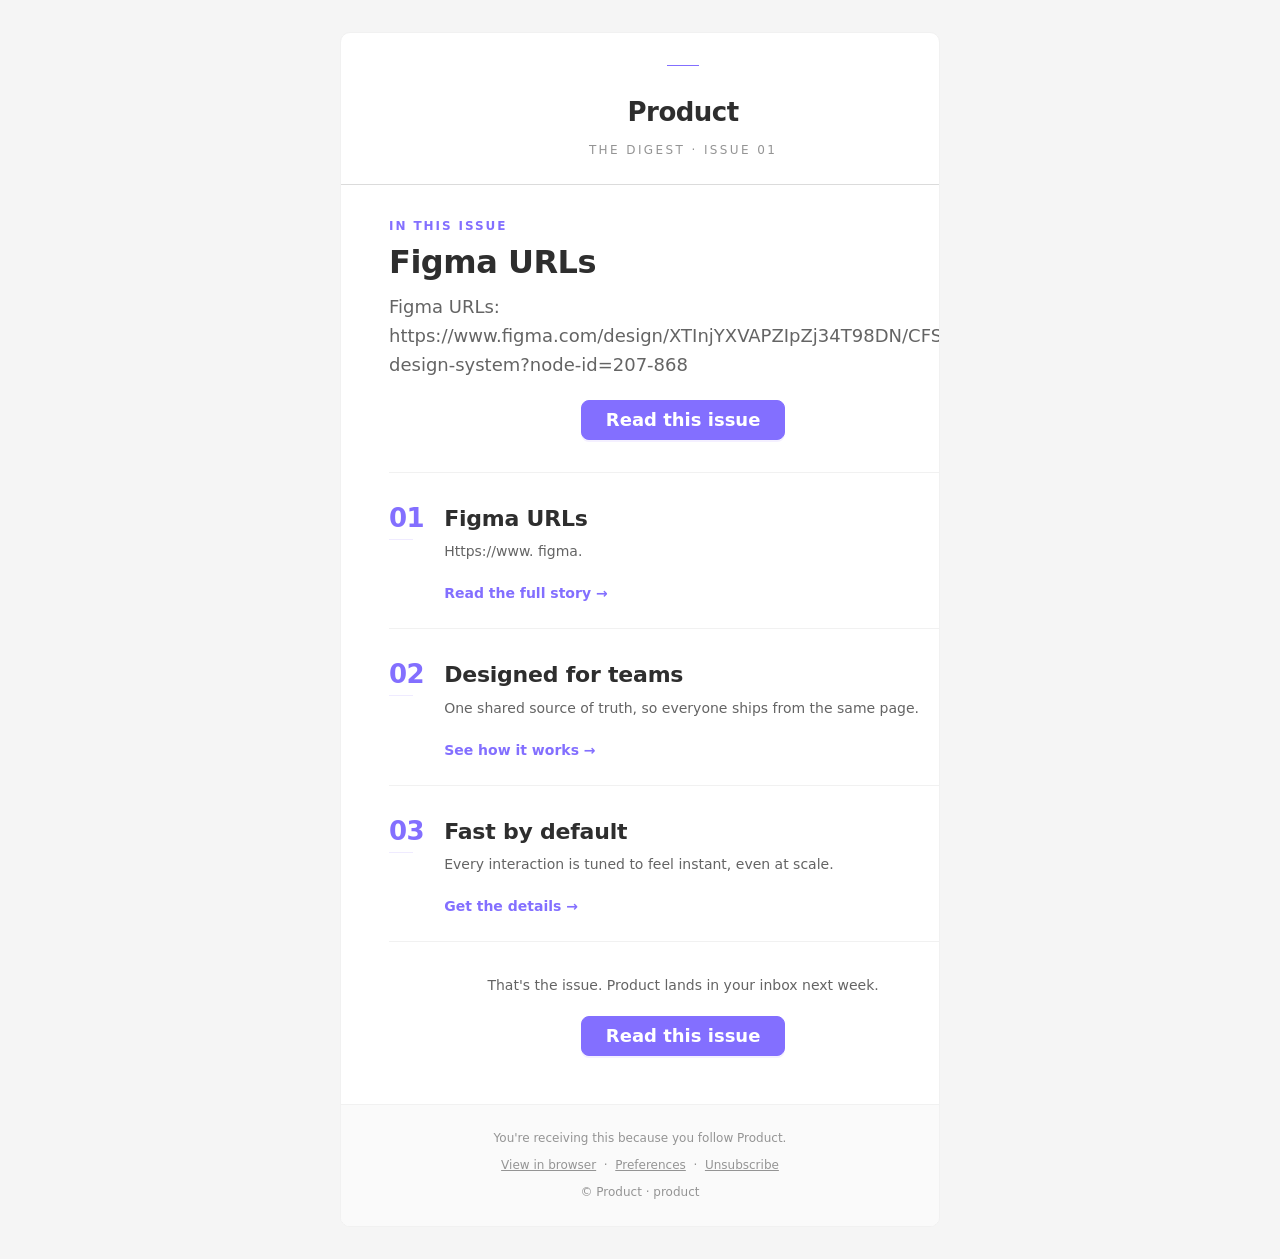
<file: skills/product-design-system/assets/system/artifacts/newsletter.html>
<!doctype html>
<html lang="en">
  <head>
    <meta charset="utf-8" />
    <meta name="viewport" content="width=device-width, initial-scale=1" />
    <title>Product — Newsletter</title>

    <style>
    :root {
      --brand-color-primary: #836fff;
      --brand-color-primary-bg: #f4f0ff;
      --brand-color-primary-bg-hover: #f4f0ff;
      --brand-color-primary-border: #efebff;
      --brand-color-primary-border-hover: #cec2ff;
      --brand-color-primary-hover: #ab99ff;
      --brand-color-primary-active: #6255d9;
      --brand-color-primary-text: #2d298c;
      --brand-color-success: #52c41a;
      --brand-color-success-bg: #f6ffed;
      --brand-color-success-border: #b6eb8f;
      --brand-color-success-hover: #72d13d;
      --brand-color-success-active: #389e0d;
      --brand-color-warning: #faad14;
      --brand-color-warning-bg: #fffbe6;
      --brand-color-warning-border: #ffe58f;
      --brand-color-warning-hover: #ffc53d;
      --brand-color-warning-active: #d48806;
      --brand-color-error: #ff4d4f;
      --brand-color-error-bg: #fff2f0;
      --brand-color-error-border: #ffccc7;
      --brand-color-error-hover: #ff7875;
      --brand-color-error-active: #d9363d;
      --brand-color-info: #836fff;
      --brand-color-info-bg: #f4f0ff;
      --brand-color-info-border: #efebff;
      --brand-color-link: #836fff;
      --brand-color-link-hover: #ab99ff;
      --brand-color-link-active: #6255d9;
      --brand-color-text: #2e2e2e;
      --brand-color-text-secondary: #646464;
      --brand-color-text-tertiary: #949494;
      --brand-color-text-quaternary: #c4c4c4;
      --brand-color-fill: #dbdbdb;
      --brand-color-fill-secondary: #f1f1f1;
      --brand-color-fill-tertiary: #f5f5f5;
      --brand-color-fill-quaternary: #fafafa;
      --brand-color-bg-layout: #f5f5f5;
      --brand-color-bg-container: #ffffff;
      --brand-color-bg-elevated: #ffffff;
      --brand-color-border: #dbdbdb;
      --brand-color-border-secondary: #f1f1f1;
      --brand-font-family: 'PingFang SC', 'Hiragino Sans GB', 'Microsoft YaHei', system-ui, -apple-system, 'Segoe UI', sans-serif;
      --brand-font-family-code: 'SFMono-Regular', Consolas, 'Liberation Mono', Menlo, Courier, monospace;
      --brand-font-size: 14px;
      --brand-font-size-sm: 12px;
      --brand-font-size-lg: 18px;
      --brand-font-size-xl: 22px;
      --brand-font-size-heading-1: 38px;
      --brand-font-size-heading-2: 32px;
      --brand-font-size-heading-3: 26px;
      --brand-font-size-heading-4: 22px;
      --brand-font-size-heading-5: 18px;
      --brand-line-height: 1.5714285714285714;
      --brand-line-height-heading: 1.25;
      --brand-font-weight-strong: 600;
      --brand-size-xxs: 4px;
      --brand-size-xs: 8px;
      --brand-size-sm: 12px;
      --brand-size: 16px;
      --brand-size-md: 20px;
      --brand-size-lg: 24px;
      --brand-size-xl: 32px;
      --brand-size-xxl: 48px;
      --brand-border-radius-xs: 3px;
      --brand-border-radius-sm: 5px;
      --brand-border-radius: 8px;
      --brand-border-radius-lg: 10px;
      --brand-line-width: 1px;
      --brand-control-height-xs: 16px;
      --brand-control-height-sm: 24px;
      --brand-control-height: 32px;
      --brand-control-height-lg: 40px;
      --brand-motion-duration-fast: 0.1s;
      --brand-motion-duration-mid: 0.2s;
      --brand-motion-duration-slow: 0.3s;
      --brand-motion-ease-in-out: cubic-bezier(0.645, 0.045, 0.355, 1);
      --brand-motion-ease-out: cubic-bezier(0.215, 0.61, 0.355, 1);
      --brand-primary-palette-1: #f4f0ff;
      --brand-primary-palette-2: #f4f0ff;
      --brand-primary-palette-3: #efebff;
      --brand-primary-palette-4: #cec2ff;
      --brand-primary-palette-5: #ab99ff;
      --brand-primary-palette-6: #836fff;
      --brand-primary-palette-7: #6255d9;
      --brand-primary-palette-8: #453db3;
      --brand-primary-palette-9: #2d298c;
      --brand-primary-palette-10: #1d1d66;
      --brand-presets-red-1: #fff1f0;
      --brand-presets-red-2: #ffcbc7;
      --brand-presets-red-3: #ffa39e;
      --brand-presets-red-4: #ff7775;
      --brand-presets-red-5: #ff4d50;
      --brand-presets-red-6: #f5222d;
      --brand-presets-red-7: #cf1323;
      --brand-presets-red-8: #a8071a;
      --brand-presets-red-9: #820014;
      --brand-presets-red-10: #5c0011;
      --brand-presets-volcano-1: #fff2e8;
      --brand-presets-volcano-2: #ffd8bf;
      --brand-presets-volcano-3: #ffbb96;
      --brand-presets-volcano-4: #ff9c6e;
      --brand-presets-volcano-5: #ff7a45;
      --brand-presets-volcano-6: #fa541c;
      --brand-presets-volcano-7: #d4380d;
      --brand-presets-volcano-8: #ad2202;
      --brand-presets-volcano-9: #871500;
      --brand-presets-volcano-10: #610c00;
      --brand-presets-orange-1: #fff7e6;
      --brand-presets-orange-2: #ffe7ba;
      --brand-presets-orange-3: #ffd591;
      --brand-presets-orange-4: #ffc069;
      --brand-presets-orange-5: #ffa940;
      --brand-presets-orange-6: #fa8c16;
      --brand-presets-orange-7: #d46b08;
      --brand-presets-orange-8: #ad4e00;
      --brand-presets-orange-9: #873800;
      --brand-presets-orange-10: #612500;
      --brand-presets-gold-1: #fffbe6;
      --brand-presets-gold-2: #fff1b8;
      --brand-presets-gold-3: #ffe58f;
      --brand-presets-gold-4: #ffd666;
      --brand-presets-gold-5: #ffc53d;
      --brand-presets-gold-6: #faad14;
      --brand-presets-gold-7: #d48806;
      --brand-presets-gold-8: #ad6800;
      --brand-presets-gold-9: #874c00;
      --brand-presets-gold-10: #613400;
      --brand-presets-yellow-1: #feffe6;
      --brand-presets-yellow-2: #ffffb8;
      --brand-presets-yellow-3: #fffb8f;
      --brand-presets-yellow-4: #fff566;
      --brand-presets-yellow-5: #ffeb3d;
      --brand-presets-yellow-6: #fadb14;
      --brand-presets-yellow-7: #d4b106;
      --brand-presets-yellow-8: #ad8a00;
      --brand-presets-yellow-9: #876700;
      --brand-presets-yellow-10: #614700;
      --brand-presets-lime-1: #fcffe6;
      --brand-presets-lime-2: #f4ffb8;
      --brand-presets-lime-3: #eaff8f;
      --brand-presets-lime-4: #d3f261;
      --brand-presets-lime-5: #bae637;
      --brand-presets-lime-6: #a0d911;
      --brand-presets-lime-7: #7bb305;
      --brand-presets-lime-8: #5b8c00;
      --brand-presets-lime-9: #3f6600;
      --brand-presets-lime-10: #254000;
      --brand-presets-green-1: #f6ffed;
      --brand-presets-green-2: #d9f7be;
      --brand-presets-green-3: #b6eb8f;
      --brand-presets-green-4: #94de64;
      --brand-presets-green-5: #72d13d;
      --brand-presets-green-6: #52c41a;
      --brand-presets-green-7: #389e0d;
      --brand-presets-green-8: #227804;
      --brand-presets-green-9: #135200;
      --brand-presets-green-10: #092b00;
      --brand-presets-cyan-1: #e6fffb;
      --brand-presets-cyan-2: #b5f5ec;
      --brand-presets-cyan-3: #87e8de;
      --brand-presets-cyan-4: #5cdbd3;
      --brand-presets-cyan-5: #36cfc9;
      --brand-presets-cyan-6: #13c2c2;
      --brand-presets-cyan-7: #08979c;
      --brand-presets-cyan-8: #006d75;
      --brand-presets-cyan-9: #00474f;
      --brand-presets-cyan-10: #002329;
      --brand-presets-blue-1: #e6f4ff;
      --brand-presets-blue-2: #bae0ff;
      --brand-presets-blue-3: #91caff;
      --brand-presets-blue-4: #69b1ff;
      --brand-presets-blue-5: #4096ff;
      --brand-presets-blue-6: #1677ff;
      --brand-presets-blue-7: #0958d9;
      --brand-presets-blue-8: #003eb3;
      --brand-presets-blue-9: #002c8c;
      --brand-presets-blue-10: #001d66;
      --brand-presets-geekblue-1: #f0f5ff;
      --brand-presets-geekblue-2: #d6e4ff;
      --brand-presets-geekblue-3: #adc6ff;
      --brand-presets-geekblue-4: #85a5ff;
      --brand-presets-geekblue-5: #597df7;
      --brand-presets-geekblue-6: #2f54eb;
      --brand-presets-geekblue-7: #1d39c4;
      --brand-presets-geekblue-8: #10229e;
      --brand-presets-geekblue-9: #061178;
      --brand-presets-geekblue-10: #030852;
      --brand-presets-purple-1: #f9f0ff;
      --brand-presets-purple-2: #efdbff;
      --brand-presets-purple-3: #d4adf7;
      --brand-presets-purple-4: #b37feb;
      --brand-presets-purple-5: #9254de;
      --brand-presets-purple-6: #722ed1;
      --brand-presets-purple-7: #531dab;
      --brand-presets-purple-8: #391085;
      --brand-presets-purple-9: #22075e;
      --brand-presets-purple-10: #120338;
      --brand-presets-magenta-1: #fff0f6;
      --brand-presets-magenta-2: #ffd6e7;
      --brand-presets-magenta-3: #ffadd2;
      --brand-presets-magenta-4: #ff85bf;
      --brand-presets-magenta-5: #f759aa;
      --brand-presets-magenta-6: #eb2f96;
      --brand-presets-magenta-7: #c41d7e;
      --brand-presets-magenta-8: #9e1067;
      --brand-presets-magenta-9: #780650;
      --brand-presets-magenta-10: #520339;
      --brand-presets-grey-1: #a6a6a6;
      --brand-presets-grey-2: #999999;
      --brand-presets-grey-3: #8c8c8c;
      --brand-presets-grey-4: #808080;
      --brand-presets-grey-5: #737373;
      --brand-presets-grey-6: #666666;
      --brand-presets-grey-7: #404040;
      --brand-presets-grey-8: #1a1a1a;
      --brand-presets-grey-9: #000000;
      --brand-presets-grey-10: #000000;
    }
      :root { --display-family: 'PingFang SC', 'Hiragino Sans GB', 'Microsoft YaHei', system-ui, -apple-system, 'Segoe UI', sans-serif, var(--brand-font-family); }
      * { box-sizing: border-box; }
      html, body { margin: 0; padding: 0; }
      body {
        font-family: var(--brand-font-family);
        font-size: var(--brand-font-size);
        line-height: var(--brand-line-height);
        color: var(--brand-color-text);
        background: var(--brand-color-bg-layout);
        -webkit-font-smoothing: antialiased;
        text-rendering: optimizeLegibility;
      }
      a { color: var(--brand-color-link); text-decoration: none; }
      h1, h2, h3, h4 {
        margin: 0;
        font-family: var(--display-family);
        line-height: var(--brand-line-height-heading);
        font-weight: var(--brand-font-weight-strong);
        color: var(--brand-color-text);
        overflow-wrap: break-word;
      }
      p { margin: 0; overflow-wrap: break-word; }
      img, svg { max-width: 100%; display: block; }
      .wrap { max-width: 1120px; margin: 0 auto; padding-left: clamp(20px, 4vw, 40px); padding-right: clamp(20px, 4vw, 40px); }
      .kicker {
        display: block;
        text-transform: uppercase;
        letter-spacing: 0.14em;
        font-size: var(--brand-font-size-sm);
        font-weight: var(--brand-font-weight-strong);
        color: var(--brand-color-primary);
        margin-bottom: var(--brand-size-sm);
      }
      .clamp-2, .clamp-3 { display: -webkit-box; -webkit-box-orient: vertical; overflow: hidden; }
      .clamp-2 { -webkit-line-clamp: 2; }
      .clamp-3 { -webkit-line-clamp: 3; }
      a[role="button"]{transition:filter .15s ease,transform .15s ease}
a[role="button"]:hover{filter:brightness(1.07)}
a[role="button"]:active{filter:brightness(.95);transform:translateY(0.5px)}
input:focus,textarea:focus,select:focus{border-color:var(--brand-color-primary)!important;box-shadow:0 0 0 3px var(--brand-color-primary-bg);outline:none}
details.kit-acc>summary{list-style:none;cursor:pointer}
details.kit-acc>summary::-webkit-details-marker{display:none}
details.kit-acc .kit-acc-icon{transition:transform .18s ease}
details.kit-acc[open] .kit-acc-icon{transform:rotate(45deg)}

    </style>
  </head>
  <body>
    <div style="padding:var(--brand-size-xl) var(--brand-size-md);">
      <div style="max-width:600px;margin:0 auto;background:var(--brand-color-bg-container);border:var(--brand-line-width) solid var(--brand-color-border-secondary);border-radius:var(--brand-border-radius-lg);overflow:hidden;">
      <!-- preheader: shown in the inbox preview, hidden in body -->
      <div style="display:none;max-height:0;overflow:hidden;mso-hide:all;font-size:1px;line-height:1px;color:var(--brand-color-bg-container);">Figma URLs: https://www.figma.com/design/XTInjYXVAPZIpZj34T98DN/CFS9.0-design-system?node-id=207-868</div>

      <table role="presentation" cellpadding="0" cellspacing="0" border="0" style="width:100%;border-collapse:collapse;">
        <!-- masthead -->
        <tr><td style="padding:var(--brand-size-xl) var(--brand-size-xxl) var(--brand-size-lg);text-align:center;border-bottom:var(--brand-line-width) solid var(--brand-color-border);">
          <div style="display:inline-block;width:32px;height:var(--brand-line-width);background:var(--brand-color-primary);margin-bottom:var(--brand-size-md);"></div>
          <div style="font-family:var(--display-family);font-weight:var(--brand-font-weight-strong);font-size:var(--brand-font-size-heading-3);letter-spacing:-0.02em;color:var(--brand-color-text);">Product</div>
          <div style="margin-top:var(--brand-size-xs);font-size:var(--brand-font-size-sm);color:var(--brand-color-text-tertiary);text-transform:uppercase;letter-spacing:0.2em;">The digest · Issue 01</div>
        </td></tr>

        <!-- lede: inverted pyramid — core line + why-relevant, above the fold -->
        <tr><td style="padding:var(--brand-size-xl) var(--brand-size-xxl) var(--brand-size-md);">
          <p style="margin:0 0 var(--brand-size-xs);text-transform:uppercase;letter-spacing:0.16em;font-size:var(--brand-font-size-sm);font-weight:var(--brand-font-weight-strong);color:var(--brand-color-primary);">In this issue</p>
          <h1 style="font-size:var(--brand-font-size-heading-2);line-height:1.18;letter-spacing:-0.015em;margin:0 0 var(--brand-size-sm);color:var(--brand-color-text);">Figma URLs</h1>
          <p style="margin:0;color:var(--brand-color-text-secondary);font-size:var(--brand-font-size-lg);line-height:1.6;">Figma URLs: https://www.figma.com/design/XTInjYXVAPZIpZj34T98DN/CFS9.0-design-system?node-id=207-868</p>
        </td></tr>

        <!-- primary CTA, surfaced above the fold (one job) -->
        <tr><td style="padding:0 var(--brand-size-xxl) var(--brand-size-xl);text-align:center;">
          <table role="presentation" cellpadding="0" cellspacing="0" border="0" style="margin:0 auto;">
            <tr><td style="border-radius:var(--brand-border-radius);"><a role="button" tabindex="0" style="display:inline-flex;align-items:center;justify-content:center;box-sizing:border-box;cursor:pointer;white-space:nowrap;user-select:none;font-family:var(--brand-font-family);font-weight:var(--brand-font-weight-strong);line-height:1;text-decoration:none;transition:all var(--brand-motion-duration-mid) var(--brand-motion-ease-in-out);height:var(--brand-control-height-lg);padding:0 var(--brand-size-lg);font-size:var(--brand-font-size-lg);border-radius:var(--brand-border-radius);border:var(--brand-line-width) solid transparent;background:var(--brand-color-primary);color:#fff;border-color:var(--brand-color-primary);box-shadow:0 2px 0 var(--brand-color-primary-bg)">Read this issue</a></td></tr>
          </table>
        </td></tr>

        <tr><td><div style="height:var(--brand-line-width);background:var(--brand-color-border-secondary);margin:0 var(--brand-size-xxl);"></div></td></tr>

        <!-- numbered stories -->
      <tr><td style="padding:var(--brand-size-xl) var(--brand-size-xxl) var(--brand-size-lg);">
        <table role="presentation" cellpadding="0" cellspacing="0" border="0" style="width:100%;">
          <tr>
            <td valign="top" style="width:54px;padding-right:var(--brand-size-md);">
              <div style="font-family:var(--display-family);font-size:var(--brand-font-size-heading-3);font-weight:var(--brand-font-weight-strong);line-height:1;color:var(--brand-color-primary);letter-spacing:-0.02em;">01</div>
              <div style="margin-top:var(--brand-size-xs);width:24px;height:var(--brand-line-width);background:var(--brand-color-primary-border);"></div>
            </td>
            <td valign="top">
              <h2 style="font-size:var(--brand-font-size-heading-4);line-height:1.25;letter-spacing:-0.01em;margin:0 0 var(--brand-size-xs);color:var(--brand-color-text);">Figma URLs</h2>
              <p style="margin:0 0 var(--brand-size-md);color:var(--brand-color-text-secondary);font-size:var(--brand-font-size);line-height:var(--brand-line-height);">Https://www. figma.</p>
              <a href="#" style="font-weight:var(--brand-font-weight-strong);font-size:var(--brand-font-size);color:var(--brand-color-link);text-decoration:none;">Read the full story &rarr;</a>
            </td>
          </tr>
        </table>
      </td></tr>
      <tr><td><div style="height:var(--brand-line-width);background:var(--brand-color-border-secondary);margin:0 var(--brand-size-xxl);"></div></td></tr>
      <tr><td style="padding:var(--brand-size-xl) var(--brand-size-xxl) var(--brand-size-lg);">
        <table role="presentation" cellpadding="0" cellspacing="0" border="0" style="width:100%;">
          <tr>
            <td valign="top" style="width:54px;padding-right:var(--brand-size-md);">
              <div style="font-family:var(--display-family);font-size:var(--brand-font-size-heading-3);font-weight:var(--brand-font-weight-strong);line-height:1;color:var(--brand-color-primary);letter-spacing:-0.02em;">02</div>
              <div style="margin-top:var(--brand-size-xs);width:24px;height:var(--brand-line-width);background:var(--brand-color-primary-border);"></div>
            </td>
            <td valign="top">
              <h2 style="font-size:var(--brand-font-size-heading-4);line-height:1.25;letter-spacing:-0.01em;margin:0 0 var(--brand-size-xs);color:var(--brand-color-text);">Designed for teams</h2>
              <p style="margin:0 0 var(--brand-size-md);color:var(--brand-color-text-secondary);font-size:var(--brand-font-size);line-height:var(--brand-line-height);">One shared source of truth, so everyone ships from the same page.</p>
              <a href="#" style="font-weight:var(--brand-font-weight-strong);font-size:var(--brand-font-size);color:var(--brand-color-link);text-decoration:none;">See how it works &rarr;</a>
            </td>
          </tr>
        </table>
      </td></tr>
      <tr><td><div style="height:var(--brand-line-width);background:var(--brand-color-border-secondary);margin:0 var(--brand-size-xxl);"></div></td></tr>
      <tr><td style="padding:var(--brand-size-xl) var(--brand-size-xxl) var(--brand-size-lg);">
        <table role="presentation" cellpadding="0" cellspacing="0" border="0" style="width:100%;">
          <tr>
            <td valign="top" style="width:54px;padding-right:var(--brand-size-md);">
              <div style="font-family:var(--display-family);font-size:var(--brand-font-size-heading-3);font-weight:var(--brand-font-weight-strong);line-height:1;color:var(--brand-color-primary);letter-spacing:-0.02em;">03</div>
              <div style="margin-top:var(--brand-size-xs);width:24px;height:var(--brand-line-width);background:var(--brand-color-primary-border);"></div>
            </td>
            <td valign="top">
              <h2 style="font-size:var(--brand-font-size-heading-4);line-height:1.25;letter-spacing:-0.01em;margin:0 0 var(--brand-size-xs);color:var(--brand-color-text);">Fast by default</h2>
              <p style="margin:0 0 var(--brand-size-md);color:var(--brand-color-text-secondary);font-size:var(--brand-font-size);line-height:var(--brand-line-height);">Every interaction is tuned to feel instant, even at scale.</p>
              <a href="#" style="font-weight:var(--brand-font-weight-strong);font-size:var(--brand-font-size);color:var(--brand-color-link);text-decoration:none;">Get the details &rarr;</a>
            </td>
          </tr>
        </table>
      </td></tr>

        <tr><td><div style="height:var(--brand-line-width);background:var(--brand-color-border-secondary);margin:0 var(--brand-size-xxl);"></div></td></tr>

        <!-- closing CTA: same action, echoed once (email.md) -->
        <tr><td style="padding:var(--brand-size-xl) var(--brand-size-xxl) var(--brand-size-xxl);text-align:center;">
          <p style="margin:0 0 var(--brand-size-md);color:var(--brand-color-text-secondary);font-size:var(--brand-font-size);">That's the issue. Product lands in your inbox next week.</p>
          <table role="presentation" cellpadding="0" cellspacing="0" border="0" style="margin:0 auto;">
            <tr><td style="border-radius:var(--brand-border-radius);"><a role="button" tabindex="0" style="display:inline-flex;align-items:center;justify-content:center;box-sizing:border-box;cursor:pointer;white-space:nowrap;user-select:none;font-family:var(--brand-font-family);font-weight:var(--brand-font-weight-strong);line-height:1;text-decoration:none;transition:all var(--brand-motion-duration-mid) var(--brand-motion-ease-in-out);height:var(--brand-control-height-lg);padding:0 var(--brand-size-lg);font-size:var(--brand-font-size-lg);border-radius:var(--brand-border-radius);border:var(--brand-line-width) solid transparent;background:var(--brand-color-primary);color:#fff;border-color:var(--brand-color-primary);box-shadow:0 2px 0 var(--brand-color-primary-bg)">Read this issue</a></td></tr>
          </table>
        </td></tr>
      </table>
<div style="padding:var(--brand-size-lg) var(--brand-size-xl);background:var(--brand-color-fill-quaternary);color:var(--brand-color-text-tertiary);font-size:var(--brand-font-size-sm);border-top:var(--brand-line-width) solid var(--brand-color-border-secondary);text-align:center;">
        <p style="margin-bottom:var(--brand-size-xs);">You're receiving this because you follow Product.</p>
        <p><a href="#" style="color:var(--brand-color-text-tertiary);text-decoration:underline;">View in browser</a> &nbsp;&middot;&nbsp; <a href="#" style="color:var(--brand-color-text-tertiary);text-decoration:underline;">Preferences</a> &nbsp;&middot;&nbsp; <a href="#" style="color:var(--brand-color-text-tertiary);text-decoration:underline;">Unsubscribe</a></p>
        <p style="margin-top:var(--brand-size-xs);">&copy; Product &middot; product</p>
      </div>
      </div>
    </div>

  </body>
</html>
</file>
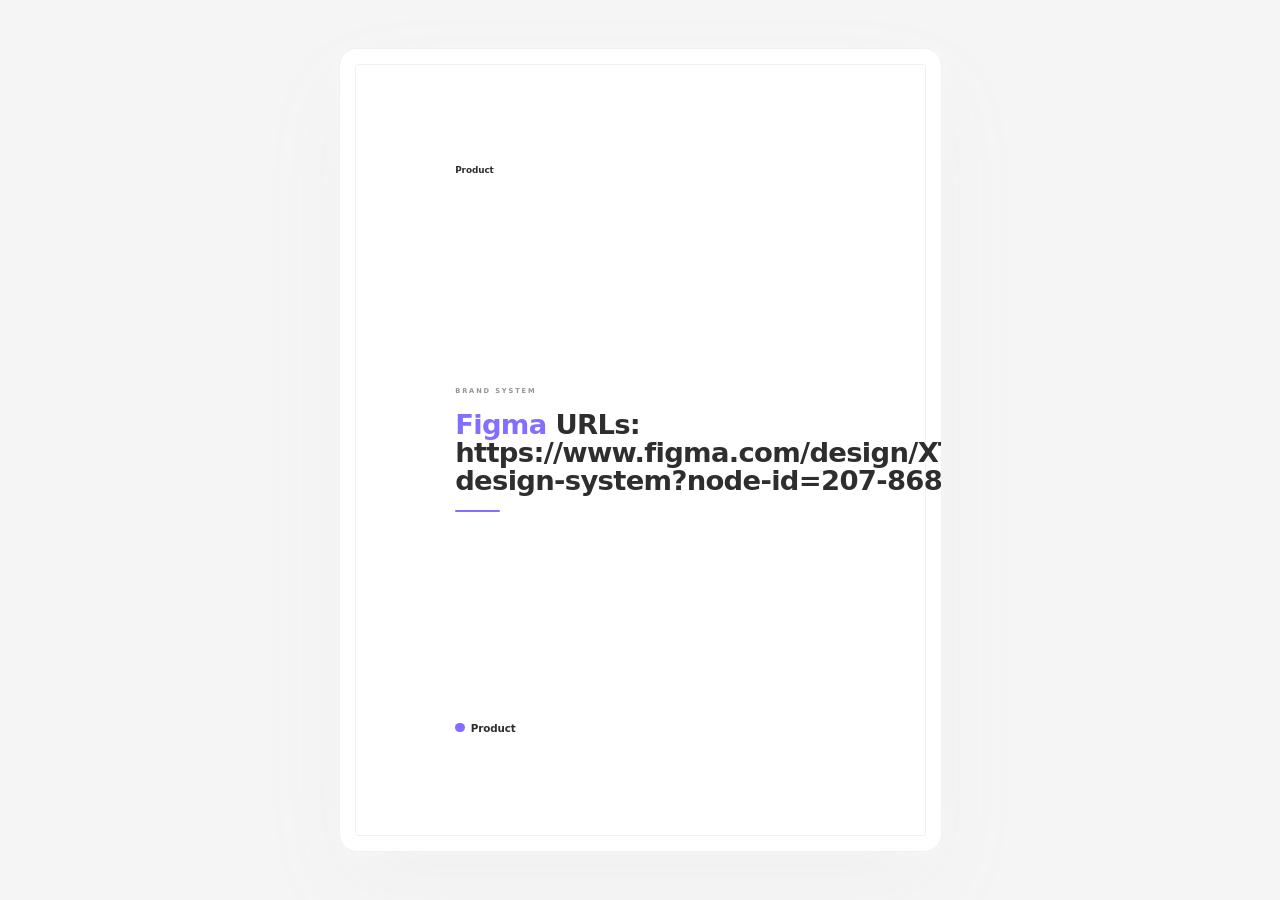
<file: skills/product-design-system/assets/system/artifacts/poster.html>
<!doctype html>
<html lang="en">
  <head>
    <meta charset="utf-8" />
    <meta name="viewport" content="width=device-width, initial-scale=1" />
    <title>Product — Poster</title>

    <style>
    :root {
      --brand-color-primary: #836fff;
      --brand-color-primary-bg: #f4f0ff;
      --brand-color-primary-bg-hover: #f4f0ff;
      --brand-color-primary-border: #efebff;
      --brand-color-primary-border-hover: #cec2ff;
      --brand-color-primary-hover: #ab99ff;
      --brand-color-primary-active: #6255d9;
      --brand-color-primary-text: #2d298c;
      --brand-color-success: #52c41a;
      --brand-color-success-bg: #f6ffed;
      --brand-color-success-border: #b6eb8f;
      --brand-color-success-hover: #72d13d;
      --brand-color-success-active: #389e0d;
      --brand-color-warning: #faad14;
      --brand-color-warning-bg: #fffbe6;
      --brand-color-warning-border: #ffe58f;
      --brand-color-warning-hover: #ffc53d;
      --brand-color-warning-active: #d48806;
      --brand-color-error: #ff4d4f;
      --brand-color-error-bg: #fff2f0;
      --brand-color-error-border: #ffccc7;
      --brand-color-error-hover: #ff7875;
      --brand-color-error-active: #d9363d;
      --brand-color-info: #836fff;
      --brand-color-info-bg: #f4f0ff;
      --brand-color-info-border: #efebff;
      --brand-color-link: #836fff;
      --brand-color-link-hover: #ab99ff;
      --brand-color-link-active: #6255d9;
      --brand-color-text: #2e2e2e;
      --brand-color-text-secondary: #646464;
      --brand-color-text-tertiary: #949494;
      --brand-color-text-quaternary: #c4c4c4;
      --brand-color-fill: #dbdbdb;
      --brand-color-fill-secondary: #f1f1f1;
      --brand-color-fill-tertiary: #f5f5f5;
      --brand-color-fill-quaternary: #fafafa;
      --brand-color-bg-layout: #f5f5f5;
      --brand-color-bg-container: #ffffff;
      --brand-color-bg-elevated: #ffffff;
      --brand-color-border: #dbdbdb;
      --brand-color-border-secondary: #f1f1f1;
      --brand-font-family: 'PingFang SC', 'Hiragino Sans GB', 'Microsoft YaHei', system-ui, -apple-system, 'Segoe UI', sans-serif;
      --brand-font-family-code: 'SFMono-Regular', Consolas, 'Liberation Mono', Menlo, Courier, monospace;
      --brand-font-size: 14px;
      --brand-font-size-sm: 12px;
      --brand-font-size-lg: 18px;
      --brand-font-size-xl: 22px;
      --brand-font-size-heading-1: 38px;
      --brand-font-size-heading-2: 32px;
      --brand-font-size-heading-3: 26px;
      --brand-font-size-heading-4: 22px;
      --brand-font-size-heading-5: 18px;
      --brand-line-height: 1.5714285714285714;
      --brand-line-height-heading: 1.25;
      --brand-font-weight-strong: 600;
      --brand-size-xxs: 4px;
      --brand-size-xs: 8px;
      --brand-size-sm: 12px;
      --brand-size: 16px;
      --brand-size-md: 20px;
      --brand-size-lg: 24px;
      --brand-size-xl: 32px;
      --brand-size-xxl: 48px;
      --brand-border-radius-xs: 3px;
      --brand-border-radius-sm: 5px;
      --brand-border-radius: 8px;
      --brand-border-radius-lg: 10px;
      --brand-line-width: 1px;
      --brand-control-height-xs: 16px;
      --brand-control-height-sm: 24px;
      --brand-control-height: 32px;
      --brand-control-height-lg: 40px;
      --brand-motion-duration-fast: 0.1s;
      --brand-motion-duration-mid: 0.2s;
      --brand-motion-duration-slow: 0.3s;
      --brand-motion-ease-in-out: cubic-bezier(0.645, 0.045, 0.355, 1);
      --brand-motion-ease-out: cubic-bezier(0.215, 0.61, 0.355, 1);
      --brand-primary-palette-1: #f4f0ff;
      --brand-primary-palette-2: #f4f0ff;
      --brand-primary-palette-3: #efebff;
      --brand-primary-palette-4: #cec2ff;
      --brand-primary-palette-5: #ab99ff;
      --brand-primary-palette-6: #836fff;
      --brand-primary-palette-7: #6255d9;
      --brand-primary-palette-8: #453db3;
      --brand-primary-palette-9: #2d298c;
      --brand-primary-palette-10: #1d1d66;
      --brand-presets-red-1: #fff1f0;
      --brand-presets-red-2: #ffcbc7;
      --brand-presets-red-3: #ffa39e;
      --brand-presets-red-4: #ff7775;
      --brand-presets-red-5: #ff4d50;
      --brand-presets-red-6: #f5222d;
      --brand-presets-red-7: #cf1323;
      --brand-presets-red-8: #a8071a;
      --brand-presets-red-9: #820014;
      --brand-presets-red-10: #5c0011;
      --brand-presets-volcano-1: #fff2e8;
      --brand-presets-volcano-2: #ffd8bf;
      --brand-presets-volcano-3: #ffbb96;
      --brand-presets-volcano-4: #ff9c6e;
      --brand-presets-volcano-5: #ff7a45;
      --brand-presets-volcano-6: #fa541c;
      --brand-presets-volcano-7: #d4380d;
      --brand-presets-volcano-8: #ad2202;
      --brand-presets-volcano-9: #871500;
      --brand-presets-volcano-10: #610c00;
      --brand-presets-orange-1: #fff7e6;
      --brand-presets-orange-2: #ffe7ba;
      --brand-presets-orange-3: #ffd591;
      --brand-presets-orange-4: #ffc069;
      --brand-presets-orange-5: #ffa940;
      --brand-presets-orange-6: #fa8c16;
      --brand-presets-orange-7: #d46b08;
      --brand-presets-orange-8: #ad4e00;
      --brand-presets-orange-9: #873800;
      --brand-presets-orange-10: #612500;
      --brand-presets-gold-1: #fffbe6;
      --brand-presets-gold-2: #fff1b8;
      --brand-presets-gold-3: #ffe58f;
      --brand-presets-gold-4: #ffd666;
      --brand-presets-gold-5: #ffc53d;
      --brand-presets-gold-6: #faad14;
      --brand-presets-gold-7: #d48806;
      --brand-presets-gold-8: #ad6800;
      --brand-presets-gold-9: #874c00;
      --brand-presets-gold-10: #613400;
      --brand-presets-yellow-1: #feffe6;
      --brand-presets-yellow-2: #ffffb8;
      --brand-presets-yellow-3: #fffb8f;
      --brand-presets-yellow-4: #fff566;
      --brand-presets-yellow-5: #ffeb3d;
      --brand-presets-yellow-6: #fadb14;
      --brand-presets-yellow-7: #d4b106;
      --brand-presets-yellow-8: #ad8a00;
      --brand-presets-yellow-9: #876700;
      --brand-presets-yellow-10: #614700;
      --brand-presets-lime-1: #fcffe6;
      --brand-presets-lime-2: #f4ffb8;
      --brand-presets-lime-3: #eaff8f;
      --brand-presets-lime-4: #d3f261;
      --brand-presets-lime-5: #bae637;
      --brand-presets-lime-6: #a0d911;
      --brand-presets-lime-7: #7bb305;
      --brand-presets-lime-8: #5b8c00;
      --brand-presets-lime-9: #3f6600;
      --brand-presets-lime-10: #254000;
      --brand-presets-green-1: #f6ffed;
      --brand-presets-green-2: #d9f7be;
      --brand-presets-green-3: #b6eb8f;
      --brand-presets-green-4: #94de64;
      --brand-presets-green-5: #72d13d;
      --brand-presets-green-6: #52c41a;
      --brand-presets-green-7: #389e0d;
      --brand-presets-green-8: #227804;
      --brand-presets-green-9: #135200;
      --brand-presets-green-10: #092b00;
      --brand-presets-cyan-1: #e6fffb;
      --brand-presets-cyan-2: #b5f5ec;
      --brand-presets-cyan-3: #87e8de;
      --brand-presets-cyan-4: #5cdbd3;
      --brand-presets-cyan-5: #36cfc9;
      --brand-presets-cyan-6: #13c2c2;
      --brand-presets-cyan-7: #08979c;
      --brand-presets-cyan-8: #006d75;
      --brand-presets-cyan-9: #00474f;
      --brand-presets-cyan-10: #002329;
      --brand-presets-blue-1: #e6f4ff;
      --brand-presets-blue-2: #bae0ff;
      --brand-presets-blue-3: #91caff;
      --brand-presets-blue-4: #69b1ff;
      --brand-presets-blue-5: #4096ff;
      --brand-presets-blue-6: #1677ff;
      --brand-presets-blue-7: #0958d9;
      --brand-presets-blue-8: #003eb3;
      --brand-presets-blue-9: #002c8c;
      --brand-presets-blue-10: #001d66;
      --brand-presets-geekblue-1: #f0f5ff;
      --brand-presets-geekblue-2: #d6e4ff;
      --brand-presets-geekblue-3: #adc6ff;
      --brand-presets-geekblue-4: #85a5ff;
      --brand-presets-geekblue-5: #597df7;
      --brand-presets-geekblue-6: #2f54eb;
      --brand-presets-geekblue-7: #1d39c4;
      --brand-presets-geekblue-8: #10229e;
      --brand-presets-geekblue-9: #061178;
      --brand-presets-geekblue-10: #030852;
      --brand-presets-purple-1: #f9f0ff;
      --brand-presets-purple-2: #efdbff;
      --brand-presets-purple-3: #d4adf7;
      --brand-presets-purple-4: #b37feb;
      --brand-presets-purple-5: #9254de;
      --brand-presets-purple-6: #722ed1;
      --brand-presets-purple-7: #531dab;
      --brand-presets-purple-8: #391085;
      --brand-presets-purple-9: #22075e;
      --brand-presets-purple-10: #120338;
      --brand-presets-magenta-1: #fff0f6;
      --brand-presets-magenta-2: #ffd6e7;
      --brand-presets-magenta-3: #ffadd2;
      --brand-presets-magenta-4: #ff85bf;
      --brand-presets-magenta-5: #f759aa;
      --brand-presets-magenta-6: #eb2f96;
      --brand-presets-magenta-7: #c41d7e;
      --brand-presets-magenta-8: #9e1067;
      --brand-presets-magenta-9: #780650;
      --brand-presets-magenta-10: #520339;
      --brand-presets-grey-1: #a6a6a6;
      --brand-presets-grey-2: #999999;
      --brand-presets-grey-3: #8c8c8c;
      --brand-presets-grey-4: #808080;
      --brand-presets-grey-5: #737373;
      --brand-presets-grey-6: #666666;
      --brand-presets-grey-7: #404040;
      --brand-presets-grey-8: #1a1a1a;
      --brand-presets-grey-9: #000000;
      --brand-presets-grey-10: #000000;
    }
      :root { --display-family: 'PingFang SC', 'Hiragino Sans GB', 'Microsoft YaHei', system-ui, -apple-system, 'Segoe UI', sans-serif, var(--brand-font-family); }
      * { box-sizing: border-box; }
      html, body { margin: 0; padding: 0; }
      body {
        font-family: var(--brand-font-family);
        font-size: var(--brand-font-size);
        line-height: var(--brand-line-height);
        color: var(--brand-color-text);
        background: var(--brand-color-bg-layout);
        -webkit-font-smoothing: antialiased;
        text-rendering: optimizeLegibility;
      }
      a { color: var(--brand-color-link); text-decoration: none; }
      h1, h2, h3, h4 {
        margin: 0;
        font-family: var(--display-family);
        line-height: var(--brand-line-height-heading);
        font-weight: var(--brand-font-weight-strong);
        color: var(--brand-color-text);
        overflow-wrap: break-word;
      }
      p { margin: 0; overflow-wrap: break-word; }
      img, svg { max-width: 100%; display: block; }
      .wrap { max-width: 1120px; margin: 0 auto; padding-left: clamp(20px, 4vw, 40px); padding-right: clamp(20px, 4vw, 40px); }
      .kicker {
        display: block;
        text-transform: uppercase;
        letter-spacing: 0.14em;
        font-size: var(--brand-font-size-sm);
        font-weight: var(--brand-font-weight-strong);
        color: var(--brand-color-primary);
        margin-bottom: var(--brand-size-sm);
      }
      .clamp-2, .clamp-3 { display: -webkit-box; -webkit-box-orient: vertical; overflow: hidden; }
      .clamp-2 { -webkit-line-clamp: 2; }
      .clamp-3 { -webkit-line-clamp: 3; }
      a[role="button"]{transition:filter .15s ease,transform .15s ease}
a[role="button"]:hover{filter:brightness(1.07)}
a[role="button"]:active{filter:brightness(.95);transform:translateY(0.5px)}
input:focus,textarea:focus,select:focus{border-color:var(--brand-color-primary)!important;box-shadow:0 0 0 3px var(--brand-color-primary-bg);outline:none}
details.kit-acc>summary{list-style:none;cursor:pointer}
details.kit-acc>summary::-webkit-details-marker{display:none}
details.kit-acc .kit-acc-icon{transition:transform .18s ease}
details.kit-acc[open] .kit-acc-icon{transform:rotate(45deg)}

      .poster-stage { min-height: 100vh; display: flex; align-items: center; justify-content: center; padding: clamp(20px, 4vw, 48px); background: var(--brand-color-bg-layout); }
      .poster {
        position: relative;
        aspect-ratio: 3 / 4;
        width: min(720px, 92vw, calc((100vh - 96px) * 3 / 4));
        container-type: inline-size;
        background: var(--brand-color-bg-elevated);
        color: var(--brand-color-text);
        border: var(--brand-line-width) solid var(--brand-color-border-secondary);
        border-radius: 1.4cqi;
        overflow: hidden;
        box-shadow: 0 36px 90px var(--brand-color-fill-secondary), 0 4px 12px var(--brand-color-fill-quaternary);
        display: grid;
        grid-template-rows: auto 1fr auto;
        padding: 9cqi;
      }
      /* hairline frame inset — quiet print-mark, not a banner */
      .poster::after {
        content: "";
        position: absolute; inset: 4cqi;
        border: var(--brand-line-width) solid var(--brand-color-border-secondary);
        border-radius: 0.8cqi;
        pointer-events: none;
      }
      .poster > * { position: relative; z-index: 1; }

      /* ── three type-size roles ────────────────────────────────────────── */
      .p-focal {
        font-family: var(--display-family);
        font-weight: var(--brand-font-weight-strong);
        line-height: 1.02;
        letter-spacing: -0.025em;
        margin: 0;
        text-wrap: balance;
        color: var(--brand-color-text);
      }
      .p-focal .accent { color: var(--brand-color-primary); }
      .p-sub {
        font-size: 3cqi; line-height: 1.42; margin: 0;
        color: var(--brand-color-text-secondary); max-width: 56cqi;
      }
      .p-meta {
        font-size: 1.9cqi; line-height: 1.4; letter-spacing: 0.02em;
        color: var(--brand-color-text-tertiary);
      }
      .p-kicker {
        text-transform: uppercase; letter-spacing: 0.28em;
        font-size: 1.8cqi; font-weight: var(--brand-font-weight-strong);
        color: var(--brand-color-text-tertiary); margin: 0;
      }

      /* the single accent mark that sits on the focal */
      .p-rule { width: 12cqi; height: 0.7cqi; background: var(--brand-color-primary); border-radius: 0.4cqi; }

      /* header band: tiny wordmark + edition tag, like a print masthead */
      .p-head { display: flex; align-items: center; justify-content: space-between; gap: 3cqi; }
      .p-wordmark { font-family: var(--display-family); font-weight: var(--brand-font-weight-strong); font-size: 2.4cqi; letter-spacing: -0.01em; color: var(--brand-color-text); }

      /* signature footer: logo small & confident, like a signature */
      .p-sign { display: flex; align-items: flex-end; justify-content: space-between; gap: 3cqi; }
      .p-sign-mark { display: flex; align-items: center; gap: 1.6cqi; }
      .p-sign-dot { width: 2.6cqi; height: 2.6cqi; border-radius: 50%; background: var(--brand-color-primary); flex: 0 0 auto; }
      .p-sign-name { font-family: var(--display-family); font-weight: var(--brand-font-weight-strong); font-size: 2.8cqi; letter-spacing: -0.01em; color: var(--brand-color-text); }

      /* ── Event 5W grid ────────────────────────────────────────────────── */
      .p-facts { display: grid; grid-template-columns: 1fr 1fr; gap: 4cqi 5cqi; margin: 0; }
      .p-fact { display: flex; flex-direction: column; gap: 1cqi; min-width: 0; }
      .p-fact-k { text-transform: uppercase; letter-spacing: 0.2em; font-size: 1.6cqi; font-weight: var(--brand-font-weight-strong); color: var(--brand-color-text-tertiary); }
      .p-fact-v { font-family: var(--display-family); font-weight: var(--brand-font-weight-strong); font-size: 3.4cqi; line-height: 1.12; color: var(--brand-color-text); letter-spacing: -0.01em; }
      /* When + Where are the most-looked-up facts → give them more weight */
      .p-fact--lead .p-fact-v { font-size: 4cqi; }

      /* CTA block — one action, scan / short link, with a line-drawn code mark */
      .p-cta { display: flex; align-items: center; gap: 3.4cqi; padding-top: 4cqi; border-top: var(--brand-line-width) solid var(--brand-color-border-secondary); }
      .p-cta-copy { min-width: 0; }
      .p-cta-action { font-family: var(--display-family); font-weight: var(--brand-font-weight-strong); font-size: 3cqi; color: var(--brand-color-text); margin: 0 0 0.6cqi; letter-spacing: -0.01em; }
      .p-cta-link { font-size: 2cqi; color: var(--brand-color-primary); font-weight: var(--brand-font-weight-strong); letter-spacing: 0.01em; }
      .p-code { flex: 0 0 auto; width: 17cqi; height: 17cqi; border: var(--brand-line-width) solid var(--brand-color-border); border-radius: 1cqi; padding: 1.8cqi; background: var(--brand-color-bg-container); }

    </style>
  </head>
  <body>
    <div class="poster-stage">
    <div class="poster">
      <header class="p-head">
        <span class="p-wordmark">Product</span>
        <span class="p-meta">product</span>
      </header>

      <div style="display:flex;flex-direction:column;justify-content:center;gap:4cqi;padding:2cqi 0;">
        <p class="p-kicker">BRAND SYSTEM</p>
        <h1 class="p-focal" style="font-size:7.4cqi;"><span class="accent">Figma</span> URLs: https://www.figma.com/design/XTInjYXVAPZIpZj34T98DN/CFS9.0-design-system?node-id=207-868</h1>
        <div class="p-rule"></div>

      </div>

      <footer class="p-sign">
        <span class="p-sign-mark">
          <span class="p-sign-dot"></span>
          <span class="p-sign-name">Product</span>
        </span>
        <span class="p-meta" style="text-align:right;max-width:40cqi;">product</span>
      </footer>
    </div>
    </div>

  </body>
</html>
</file>
